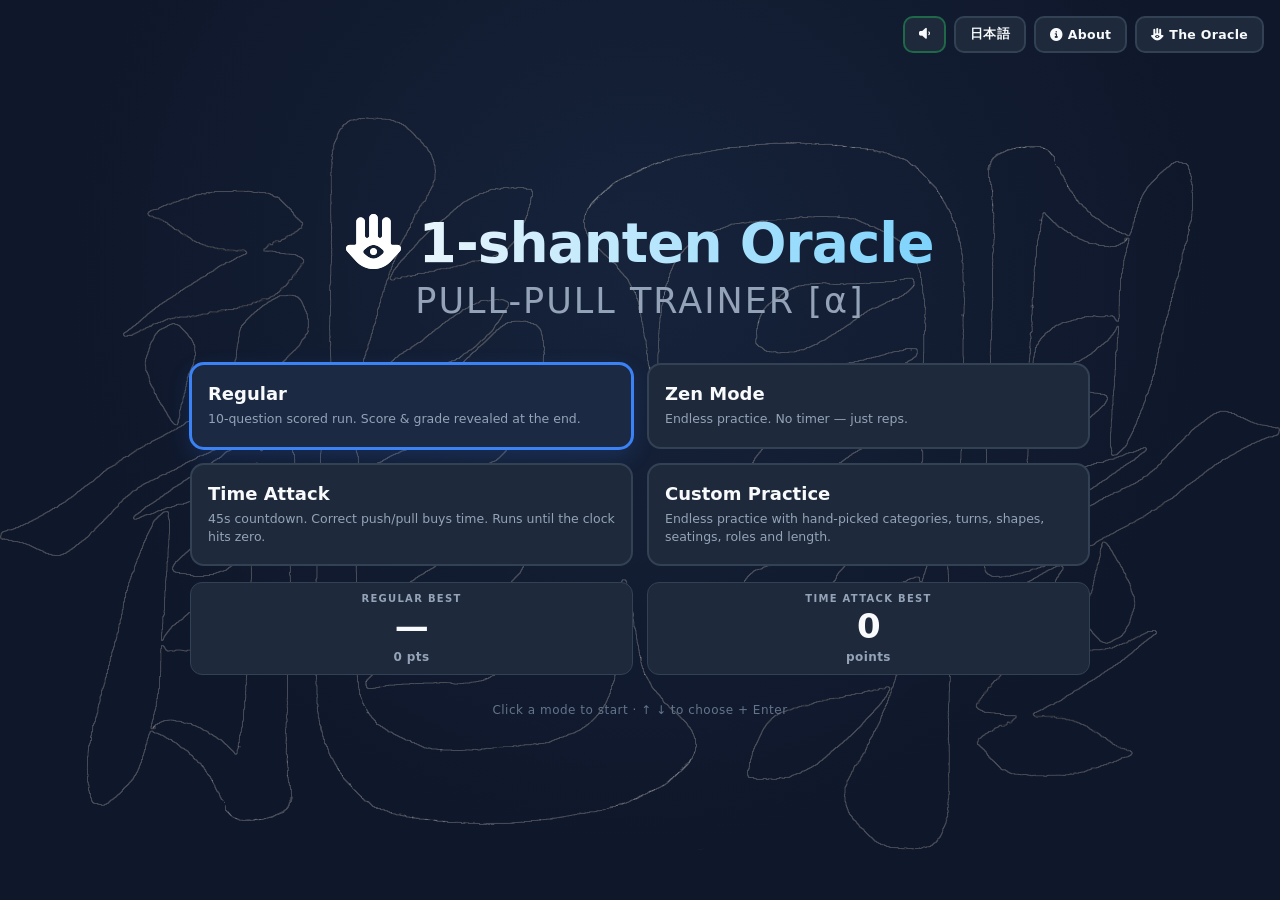
<file: index.html>
<!DOCTYPE html>
<html lang="en">

<head>
  <meta charset="UTF-8">
  <meta name="viewport" content="width=device-width, initial-scale=1, viewport-fit=cover">
  <meta name="theme-color" content="#0f172a">
  <link rel="icon" type="image/x-icon" href="favicon.ico">
  <link rel="stylesheet" href="https://cdnjs.cloudflare.com/ajax/libs/font-awesome/6.7.2/css/all.min.css">
  <title>1-shanten Oracle — Push-Pull Trainer</title>
  <style>
    :root {
      --bg: #0f172a;
      --panel: #1e293b;
      --panel2: #243038;
      --border: #334155;
      --text: #f8fafc;
      --muted: #94a3b8;
      --green: #22c55e;
      --red: #ef4444;
      --blue: #3b82f6;
      --amber: #f59e0b;
    }

    * {
      box-sizing: border-box;
    }

    html,
    body {
      height: 100%;
      margin: 0;
      padding: 0;
    }

    body {
      background: var(--bg);
      color: var(--text);
      font-family: system-ui, -apple-system, 'Segoe UI', Roboto, Helvetica, Arial, sans-serif;
      overflow: hidden;
      -webkit-font-smoothing: antialiased;
    }

    button {
      font-family: inherit;
    }

    .screen {
      display: none;
    }

    #home.active {
      display: flex;
    }

    #settings.active {
      display: flex;
    }

    #game.active {
      display: grid;
    }

    #results.active {
      display: flex;
    }

    #home,
    #settings {
      height: 100vh;
      flex-direction: column;
      align-items: center;
      justify-content: center;
      gap: 22px;
      padding: 24px;
      background: radial-gradient(circle at 50% 30%, #16233b 0%, #0f172a 65%);
    }

    #home {
      position: relative;
      overflow: hidden;
    }



    .home-topbar {
      position: absolute;
      top: 16px;
      right: 16px;
      display: flex;
      gap: 8px;
      z-index: 3;
    }

    .home-topbar .btn {
      padding: 8px 14px;
      font-size: 12.5px;
    }

    #settings.active {
      align-items: center;
      justify-content: flex-start;
      overflow-y: auto;
      padding: 30px 24px;
    }

    .home-inner {
      display: flex;
      flex-direction: column;
      align-items: center;
      gap: 16px;
      max-width: 900px;
      width: 100%;
    }

    #home h1 {
      margin: 0;
      font-size: 55px;
      letter-spacing: -1px;
      font-weight: 800;
      text-align: center;
      background: linear-gradient(90deg, #f8fafc, #7dd3fc);
      -webkit-background-clip: text;
      background-clip: text;
      color: transparent;
      margin-top: 40px;
    }

    .sub {
      margin: -10px 0 26px;
      color: var(--muted);
      font-size: 35px;
      letter-spacing: 2px;
      text-align: center;
    }

    .modes {
      display: grid;
      grid-template-columns: 1fr 1fr;
      gap: 14px;
      width: 100%;
    }

    .mode-card {
      background: var(--panel);
      border: 2px solid var(--border);
      border-radius: 14px;
      padding: 18px 16px;
      text-align: left;
      color: var(--text);
      cursor: pointer;
      transition: border-color .15s, transform .12s, background .15s;
    }

    .mode-card:hover {
      border-color: #475569;
      transform: translateY(-2px);
    }

    .mode-card.selected {
      border-color: var(--blue);
      background: #1b2942;
      box-shadow: 0 0 0 1px var(--blue), 0 8px 22px rgba(59, 130, 246, .18);
    }

    .mode-title {
      font-size: 18px;
      font-weight: 800;
      margin-bottom: 6px;
    }

    .mode-desc {
      font-size: 12.5px;
      color: var(--muted);
      line-height: 1.45;
    }

    .hint {
      color: #64748b;
      font-size: 12px;
      letter-spacing: .5px;
      text-align: center;
    }

    .high-scores {
      display: grid;
      grid-template-columns: repeat(2, 1fr);
      gap: 14px;
      width: 100%;
    }

    .hs-item {
      background: var(--panel);
      border: 1px solid var(--border);
      border-radius: 12px;
      padding: 10px 12px;
      text-align: center;
    }

    .hs-item span {
      display: block;
      font-size: 10px;
      letter-spacing: 1.3px;
      text-transform: uppercase;
      color: var(--muted);
      font-weight: 800;
      margin-bottom: 5px;
    }

    .hs-item b.hs-rank {
      display: block;
      font-size: 34px;
      font-weight: 900;
      color: #f8fafc;
      line-height: 1.05;
      font-variant-numeric: tabular-nums;
      letter-spacing: -.5px;
    }

    .hs-sub {
      margin-top: 5px;
      font-size: 12px;
      font-weight: 800;
      color: #94a3b8;
      font-variant-numeric: tabular-nums;
      letter-spacing: .4px;
    }

    .btn {
      border: 2px solid var(--border);
      background: var(--panel);
      color: var(--text);
      border-radius: 10px;
      padding: 11px 18px;
      font-size: 14px;
      font-weight: 700;
      cursor: pointer;
      transition: all .14s;
      letter-spacing: .3px;
    }

    .btn:hover:not(:disabled) {
      border-color: #64748b;
      background: var(--panel2);
      transform: translateY(-1px);
    }

    .btn:disabled {
      opacity: .4;
      cursor: not-allowed;
    }

    .btn.primary {
      border-color: #2563eb;
      background: #1d4ed8;
      color: #fff;
    }

    .btn.primary:hover:not(:disabled) {
      background: #2563eb;
      border-color: #3b82f6;
      box-shadow: 0 0 18px rgba(37, 99, 235, .45);
    }

    .btn.big {
      padding: 14px 44px;
      font-size: 16px;
      border-radius: 12px;
    }

    .home-actions {
      display: flex;
      gap: 12px;
      align-items: center;
    }

    .settings-card {
      background: var(--panel);
      border: 1px solid var(--border);
      border-radius: 16px;
      padding: 24px 26px;
      max-width: 1100px;
      width: 100%;
      box-shadow: 0 20px 50px rgba(0, 0, 0, .45);
      margin: auto 0;
      flex-shrink: 0;
    }

    .settings-card h1 {
      margin: 0 0 4px;
      font-size: 24px;
      letter-spacing: -.4px;
    }

    .settings-card p.desc {
      margin: 0 0 20px;
      color: var(--muted);
      font-size: 13px;
      line-height: 1.5;
    }

    .settings-columns {
      display: grid;
      grid-template-columns: 1fr 1fr;
      gap: 24px;
      margin-bottom: 20px;
    }

    .settings-col {
      display: flex;
      flex-direction: column;
      gap: 16px;
      min-width: 0;
    }

    .settings-grid {
      display: grid;
      grid-template-columns: 1fr 1fr;
      gap: 10px;
      margin-bottom: 8px;
    }

    .settings-grid.settings-grid-3 {
      grid-template-columns: 1fr 1fr 1fr;
    }

    .settings-grid.settings-grid-4 {
      grid-template-columns: 1fr 1fr 1fr 1fr;
    }

    .settings-section {
      margin-bottom: 0;
    }

    .settings-section-title {
      font-size: 11px;
      letter-spacing: 1.6px;
      text-transform: uppercase;
      color: #7dd3fc;
      font-weight: 800;
      margin-bottom: 8px;
    }

    .settings-section .settings-note {
      margin: 0;
      font-size: 12px;
    }

    .settings-actions {
      display: flex;
      gap: 10px;
      margin-top: 4px;
    }

    .settings-actions .btn {
      flex: 1;
      padding: 14px 18px;
      font-size: 15px;
    }

    .chk {
      display: flex;
      align-items: center;
      gap: 10px;
      background: var(--panel2);
      border: 1px solid var(--border);
      border-radius: 10px;
      padding: 11px 13px;
      font-size: 13.5px;
      font-weight: 700;
      cursor: pointer;
      transition: .13s;
      user-select: none;
    }

    .chk:hover {
      border-color: #475569;
      background: #2f3f52;
    }

    .chk input {
      appearance: none;
      -webkit-appearance: none;
      width: 18px;
      height: 18px;
      flex: 0 0 auto;
      border: 2px solid var(--border);
      border-radius: 5px;
      background: #0b1220;
      position: relative;
      cursor: pointer;
      transition: .12s;
    }

    .chk input:checked {
      background: var(--blue);
      border-color: var(--blue);
      box-shadow: 0 0 10px rgba(59, 130, 246, .4);
    }

    .chk input:checked::after {
      content: '';
      position: absolute;
      left: 4px;
      top: 0px;
      width: 6px;
      height: 11px;
      border: solid #fff;
      border-width: 0 2px 2px 0;
      transform: rotate(45deg);
    }

    .settings-note {
      color: var(--muted);
      font-size: 12.5px;
      line-height: 1.5;
      margin: 0 0 18px;
    }

    .settings-note.bad {
      color: #fca5a5;
    }

    #game {
      height: 100vh;
      grid-template-columns: 310px minmax(0, 560px) 280px 340px;
      grid-template-rows: auto minmax(0, 1fr) auto;
      gap: 12px;
      padding: 12px;
      justify-content: center;
    }

    #gameHeader {
      grid-area: 1/1/2/5;
      display: flex;
      align-items: center;
      justify-content: space-between;
      background: var(--panel);
      border: 1px solid var(--border);
      border-radius: 12px;
      padding: 10px 16px;
    }

    .hdr-left,
    .hdr-right {
      display: flex;
      align-items: center;
      gap: 10px;
    }

    .logo {
      font-weight: 800;
      letter-spacing: -.3px;
      font-size: 16px;
    }

    .pill {
      background: var(--panel2);
      border: 1px solid var(--border);
      border-radius: 999px;
      padding: 5px 12px;
      font-size: 12px;
      font-weight: 700;
      color: var(--muted);
      letter-spacing: .4px;
    }

    .pill.score {
      color: #7dd3fc;
      border-color: #1e40af;
      background: #172554;
    }

    .pill.time {
      color: #fbbf24;
      border-color: #78350f;
      background: #1f1503;
      font-variant-numeric: tabular-nums;
    }

    .pill.combo {
      color: #94a3b8;
      border-color: var(--border);
      background: var(--panel2);
      transition: all .2s;
    }

    .pill.combo.active {
      color: #fef08a;
      border-color: #eab308;
      background: #451a03;
    }

    .timer-wrapper {
      position: relative;
      display: inline-block;
    }

    .sec-delta {
      position: absolute;
      left: calc(100% + 6px);
      top: 50%;
      transform: translateY(-50%);
      background: rgba(34, 197, 94, .95);
      color: #fff;
      font-weight: 800;
      font-size: 13px;
      padding: 4px 10px;
      border-radius: 8px;
      pointer-events: none;
      opacity: 0;
      white-space: nowrap;
      box-shadow: 0 2px 8px rgba(0, 0, 0, .35);
      z-index: 100;
    }

    .sec-delta.negative {
      background: rgba(239, 68, 68, .95);
    }

    .sec-delta.anim {
      animation: secFloat 1.2s ease-out forwards;
    }

    @keyframes secFloat {
      0% {
        opacity: 0;
        transform: translateY(-50%) translateY(0);
      }

      15% {
        opacity: 1;
        transform: translateY(-50%) translateY(-4px);
      }

      70% {
        opacity: 1;
        transform: translateY(-50%) translateY(-10px);
      }

      100% {
        opacity: 0;
        transform: translateY(-50%) translateY(-18px);
      }
    }

    #tableWrap {
      grid-area: 2/2/3/3;
      position: relative;
      overflow: hidden;
      background: #131f24;
      border: 1px solid var(--border);
      border-radius: 14px;
      box-shadow: inset 0 0 80px rgba(0, 0, 0, .5);
    }

    #tableWrap::after {
      content: '';
      position: absolute;
      bottom: 0;
      left: 0;
      right: 0;
      height: 100px;
      background: linear-gradient(to top, rgb(59 130 246 / 21%), rgba(59, 130, 246, .08) 40%, transparent);
      pointer-events: none;
      opacity: 0;
      transition: opacity .6s ease;
      z-index: 5;
    }

    #tableWrap.your-turn::after {
      opacity: 1;
    }

    #yourTurn {
      position: absolute;
      bottom: 8px;
      left: 50%;
      transform: translateX(-50%);
      padding: 4px 8px;
      background: rgba(59, 130, 246, .18);
      border: 2px solid rgba(59, 130, 246, .55);
      border-radius: 999px;
      color: #93c5fd;
      font-size: 10px;
      font-weight: 800;
      letter-spacing: 2.5px;
      text-transform: uppercase;
      opacity: 0;
      pointer-events: none;
      transition: opacity .5s ease;
      z-index: 10;
      box-shadow: 0 0 24px rgb(59 130 246 / 38%);
      white-space: nowrap;
    }

    #yourTurn.show {
      opacity: 1;
    }

    #board {
      position: absolute;
      left: 0;
      top: 0;
      width: 1120px;
      height: 920px;
      transform-origin: 0 0;
    }

    .pond {
      position: absolute;
      display: flex;
      flex-wrap: wrap;
      gap: 2px;
      align-content: flex-start;
      justify-content: flex-start;
    }

    .tile {
      position: relative;
      width: 70px;
      height: 100px;
      flex: 0 0 auto;
      opacity: 0;
      transition: opacity .18s ease;
    }

    .tile.shown {
      opacity: 1;
    }

    .tile>img,
    .tile>.tile-fallback {
      position: absolute;
      left: 0;
      top: 0;
      width: 70px;
      height: 100px;
      filter: drop-shadow(0 4px 6px rgba(0, 0, 0, .4));
      display: block;
    }

    .tile>img {
      object-fit: contain;
    }

    .tile.rotated>img,
    .tile.rotated>.tile-fallback {
      transform: rotate(90deg) translateY(-15px);
    }

    .tile.rotated:not(:last-child) {
      margin-right: 32px;
    }

    .tile-fallback {
      background: #f1f5f9;
      border-radius: 6px;
      border: 1px solid #cbd5e1;
      display: flex;
      flex-direction: column;
      align-items: center;
      justify-content: center;
      color: #0f172a;
      overflow: hidden;
    }

    .tf-num {
      font-size: 30px;
      font-weight: 800;
      line-height: 1;
    }

    .tf-suit {
      font-size: 19px;
      font-weight: 700;
      line-height: 1.15;
    }

    .tf-suit.s-m {
      color: #b91c1c;
    }

    .tf-suit.s-p {
      color: #1d4ed8;
    }

    .tf-suit.s-s {
      color: #15803d;
    }

    .tf-honor {
      font-size: 32px;
      font-weight: 800;
      color: #0f172a;
    }

    .tile-fallback.honor {
      background: #fffdf5;
    }

    @keyframes riichiDrop {
      0% {
        opacity: 0;
        transform: translateY(-32px) scale(.85);
      }

      60% {
        opacity: 1;
        transform: translateY(6px) scale(1.05);
      }

      100% {
        opacity: 1;
        transform: none;
      }
    }

    .tile.riichi-drop {
      animation: riichiDrop .45s cubic-bezier(.2, .8, .3, 1) forwards;
      opacity: 1;
    }

    .riichi-stick {
      position: absolute;
      background: #f8fafc;
      border-radius: 5px;
      box-shadow: 0 4px 10px rgba(0, 0, 0, .6);
      opacity: 0;
      animation: fadeIn .45s .1s forwards;
    }

    .riichi-stick::after {
      content: '';
      position: absolute;
      left: 50%;
      top: 50%;
      width: 9px;
      height: 9px;
      margin: -4.5px 0 0 -4.5px;
      border-radius: 50%;
      background: #dc2626;
    }

    @keyframes fadeIn {
      to {
        opacity: 1;
      }
    }

    .seat-label {
      position: absolute;
      font-size: 23px;
      font-weight: 800;
      letter-spacing: 1.4px;
      color: #94a3b8;
      text-transform: uppercase;
      white-space: nowrap;
    }

    .seat-label .wind {
      color: #38bdf8;
      font-size: 42px;
      letter-spacing: 0;
      margin-right: 6px;
      vertical-align: -1px;
    }

    .center-panel {
      position: absolute;
      left: 50%;
      top: 50%;
      transform: translate(-50%, -50%);
      background: var(--panel);
      border: 1px solid var(--border);
      border-radius: 16px;
      padding: 16px 26px;
      text-align: center;
      min-width: 190px;
      box-shadow: 0 10px 30px rgba(0, 0, 0, .5);
    }

    .center-panel .cp-round {
      font-size: 26px;
      letter-spacing: 1.6px;
      color: #7dd3fc;
      font-weight: 800;
      text-transform: uppercase;
      margin-bottom: 2px;
    }

    .center-panel .cp-turn {
      font-size: 20px;
      letter-spacing: 2px;
      color: var(--muted);
      font-weight: 800;
      text-transform: uppercase;
    }

    .center-panel .cp-num {
      font-size: 56px;
      font-weight: 900;
      line-height: 1;
      margin: 4px 0 2px;
    }

    #sidebar {
      grid-area: 2/4/4/5;
      display: flex;
      flex-direction: column;
      gap: 12px;
      overflow-y: auto;
      padding-right: 2px;
    }

    #sidebar::-webkit-scrollbar {
      width: 8px;
    }

    #sidebar::-webkit-scrollbar-thumb {
      background: #334155;
      border-radius: 4px;
    }

    .card {
      background: var(--panel);
      border: 1px solid var(--border);
      border-radius: 12px;
      padding: 14px;
    }

    .card h3 {
      margin: 0 0 10px;
      font-size: 12px;
      letter-spacing: 1.6px;
      text-transform: uppercase;
      color: var(--muted);
      font-weight: 800;
    }

    .discard-cat {
      font-size: 22px;
      font-weight: 900;
      letter-spacing: -.5px;
      color: #f8fafc;
      line-height: 1.15;
    }

    .discard-desc {
      font-size: 12.5px;
      color: var(--muted);
      margin-top: 6px;
      line-height: 1.5;
    }

    #quizCard {
      display: flex;
      flex-direction: column;
      gap: 14px;
    }

    .qstep {
      border-top: 1px dashed #334155;
      padding-top: 12px;
    }

    .qstep:first-child {
      border-top: none;
      padding-top: 0;
    }

    .qhead {
      display: flex;
      align-items: center;
      gap: 8px;
      font-size: 12px;
      font-weight: 800;
      letter-spacing: 1.3px;
      text-transform: uppercase;
      color: #7dd3fc;
      margin-bottom: 8px;
    }

    .stepnum {
      display: inline-flex;
      align-items: center;
      justify-content: center;
      width: 20px;
      height: 20px;
      border-radius: 50%;
      background: #1e40af;
      color: #fff;
      font-size: 11px;
    }

    .qtext {
      font-size: 13.5px;
      line-height: 1.5;
      color: #cbd5e1;
      margin-bottom: 12px;
    }

    .qtext b {
      color: #f8fafc;
    }

    .suji-loading {
      font-size: 12px;
      color: #93c5fd;
      font-weight: 800;
      letter-spacing: 2px;
      text-align: center;
      margin-bottom: 8px;
      text-transform: uppercase;
      animation: pulse 1.4s ease-in-out infinite;
    }

    .suji-loading.hidden {
      visibility: hidden;
      animation: none;
    }

    @keyframes pulse {

      0%,
      100% {
        opacity: .4;
      }

      50% {
        opacity: 1;
      }
    }

    .sujigrid {
      display: grid;
      grid-template-columns: repeat(7, 1fr);
      gap: 6px;
      margin-bottom: 10px;
      transition: opacity .3s ease;
    }

    .sujigrid.loading {
      opacity: .3;
      pointer-events: none;
    }

    .sujibtn {
      padding: 10px 0;
      background: var(--panel2);
      border: 2px solid var(--border);
      border-radius: 8px;
      color: var(--text);
      font-size: 15px;
      font-weight: 800;
      cursor: pointer;
      transition: .12s;
      font-variant-numeric: tabular-nums;
    }

    .sujibtn:hover:not(:disabled) {
      border-color: #64748b;
      background: #2f3f52;
      transform: translateY(-1px);
    }

    .sujibtn:disabled {
      cursor: default;
      opacity: .7;
    }

    .sujibtn.correct {
      border-color: var(--green) !important;
      background: rgba(34, 197, 94, .18) !important;
      color: #86efac !important;
      box-shadow: 0 0 16px rgba(34, 197, 94, .3);
    }

    .sujibtn.wrong {
      border-color: var(--red) !important;
      background: rgba(239, 68, 68, .16) !important;
      color: #fca5a5 !important;
    }

    .sujibtn.kbd-focus {
      box-shadow: 0 0 0 3px rgba(59, 130, 246, .45);
      border-color: var(--blue);
    }

    .optrow {
      display: flex;
      flex-wrap: wrap;
      gap: 8px;
    }

    .optrow.rate-grid {
      display: grid;
      grid-template-columns: 1fr 1fr;
      gap: 8px;
    }

    .rate-grid .opt {
      min-width: 0;
      padding: 11px 6px;
      font-size: 13px;
      white-space: nowrap;
    }

    .opt {
      flex: 1 1 auto;
      min-width: 74px;
      padding: 11px 10px;
      background: var(--panel2);
      border: 2px solid var(--border);
      border-radius: 10px;
      color: var(--text);
      font-size: 14px;
      font-weight: 800;
      cursor: pointer;
      transition: .13s;
      letter-spacing: .3px;
    }

    .opt:hover:not(:disabled) {
      border-color: #64748b;
      background: #2f3f52;
      transform: translateY(-1px);
    }

    .opt:disabled {
      cursor: default;
      opacity: .75;
    }

    .opt.correct {
      border-color: var(--green) !important;
      background: rgba(34, 197, 94, .18) !important;
      color: #86efac !important;
      box-shadow: 0 0 16px rgba(34, 197, 94, .3);
    }

    .opt.wrong {
      border-color: var(--red) !important;
      background: rgba(239, 68, 68, .16) !important;
      color: #fca5a5 !important;
    }

    .opt.borderline-yellow {
      border-color: #fde047 !important;
      background: rgba(253, 224, 71, 0.20) !important;
      color: #fef08a !important;
      box-shadow: 0 0 18px rgba(253, 224, 71, 0.35);
      opacity: 1 !important;
    }

    .opt.borderline-green {
      border-color: #4ade80 !important;
      background: rgba(74, 222, 128, 0.18) !important;
      color: #bbf7d0 !important;
      box-shadow: 0 0 18px rgba(74, 222, 128, 0.28);
      opacity: 1 !important;
    }

    .opt.kbd-focus {
      box-shadow: 0 0 0 3px rgba(59, 130, 246, .45);
      border-color: var(--blue);
    }

    .fb {
      margin-top: 10px;
      font-size: 12.5px;
      line-height: 1.5;
      border-radius: 9px;
      padding: 9px 11px;
      display: none;
    }

    .fb.show {
      display: block;
    }

    .fb.ok {
      background: rgba(34, 197, 94, .12);
      border: 1px solid #166534;
      color: #86efac;
    }

    .fb.part {
      background: rgba(245, 158, 11, .12);
      border: 1px solid #78350f;
      color: #fcd34d;
    }

    .fb.bad {
      background: rgba(239, 68, 68, .1);
      border: 1px solid #7f1d1d;
      color: #fca5a5;
    }

    .fb.borderline {
      background: rgba(253, 224, 71, 0.14);
      border: 1px solid #ca8a04;
      color: #fde047;
    }

    .fb b {
      color: #fff;
    }

    .fb.borderline b {
      color: #fef9c3;
    }

    .fb .special-notes {
      display: block;
      margin-top: 4px;
      font-size: 11.5px;
      color: #93c5fd;
      font-style: italic;
    }

    .fb .suji-list {
      display: block;
      margin-top: 4px;
      font-size: 11.5px;
      color: #cbd5e1;
      opacity: .85;
    }

    .locked {
      display: none !important;
    }

    #shapeTierCard {
      grid-area: 2/1/3/2;
      display: flex;
      flex-direction: column;
    }

    #thresholdCard {
      grid-area: 2/3/3/4;
      display: flex;
      flex-direction: column;
    }

    .panel-title {
      font-size: 11.5px;
      font-weight: 800;
      margin-bottom: 6px;
      color: #7dd3fc;
      letter-spacing: .3px;
    }

    .panel-table-wrap {
      flex: 1 1 auto;
      overflow-y: auto;
      min-height: 0;
    }

    .panel-table-wrap::-webkit-scrollbar {
      width: 6px;
    }

    .panel-table-wrap::-webkit-scrollbar-thumb {
      background: #334155;
      border-radius: 3px;
    }

    .panel-controls {
      display: flex;
      justify-content: space-between;
      align-items: center;
      margin-top: 10px;
      gap: 6px;
      flex-shrink: 0;
    }

    .panel-controls .btn {
      padding: 12px 25px;
      font-size: 14px;
      border-radius: 9px;
      flex-shrink: 0;
    }

    .panel-indicator-btn {
      background: var(--panel2);
      border: 2px solid var(--border);
      color: var(--text);
      font-size: 13px;
      font-weight: 800;
      padding: 6px 12px;
      border-radius: 8px;
      cursor: pointer;
      transition: .12s;
      font-variant-numeric: tabular-nums;
      font-family: inherit;
      letter-spacing: .3px;
      flex: 1;
      text-align: center;
      height: 46px;
    }

    .panel-indicator-btn:hover {
      border-color: #64748b;
      background: #2f3f52;
    }

    .panel-indicator-btn.auto-active {
      border-color: #22c55e;
      background: rgba(34, 197, 94, .15);
      color: #86efac;
    }

    .thresh-table {
      width: 100%;
      border-collapse: collapse;
      font-size: 10px;
      text-align: center;
    }

    .thresh-table th {
      background: var(--panel2);
      color: var(--muted);
      font-weight: 800;
      padding: 3px 1px;
      border: 1px solid var(--border);
      line-height: 1.1;
    }

    .thresh-table td {
      padding: 2px 1px;
      border: 1px solid var(--border);
      font-weight: 800;
      font-variant-numeric: tabular-nums;
      color: #e2e8f0;
    }

    .thresh-table td:first-child {
      background: var(--panel2);
      color: var(--muted);
    }

    .direct-nav {
      display: grid;
      grid-template-columns: 1fr 1fr 1fr;
      grid-auto-rows: 44px;
      gap: 4px;
      margin-top: 8px;
      flex-shrink: 0;
    }

    .direct-nav .btn {
      padding: 3px 4px;
      font-size: 12px;
      line-height: 1.15;
      height: 45px;
      min-height: 45px;
      border-radius: 7px;
      letter-spacing: 0;
      white-space: normal;
      overflow: hidden;
      display: flex;
      align-items: center;
      justify-content: center;
      text-align: center;
    }

    .direct-nav .btn:hover:not(:disabled) {
      transform: none;
    }

    .direct-nav .btn.active {
      border-color: var(--blue);
      background: rgba(59, 130, 246, .15);
      color: #93c5fd;
    }

    #bottomArea {
      grid-area: 3/1/4/4;
      display: grid;
      grid-template-columns: minmax(0, 1fr) 224px;
      gap: 10px;
      min-height: 0;
    }

    #scenario {
      display: grid;
      grid-template-columns: 1fr 1fr;
      grid-template-rows: 1fr 1fr;
      gap: 10px;
      min-height: 0;
    }

    .scard {
      background: var(--panel);
      border: 1px solid var(--border);
      border-radius: 12px;
      padding: 10px 13px;
      min-width: 0;
      display: flex;
      flex-direction: column;
      justify-content: center;
    }

    .slabel {
      font-size: 10px;
      letter-spacing: 1.5px;
      text-transform: uppercase;
      color: #64748b;
      font-weight: 800;
      margin-bottom: 5px;
    }

    .svalue {
      font-size: 14px;
      font-weight: 800;
      line-height: 1.25;
      color: #e2e8f0;
    }

    .svalue.hl {
      color: #fbbf24;
    }

    .svalue.open-hand {
      color: #7dd3fc;
    }

    .svalue.closed-hand {
      color: #86efac;
    }

    #discardCard {
      display: flex;
      flex-direction: column;
      justify-content: center;
    }

    #results {
      height: 100vh;
      flex-direction: column;
      align-items: center;
      justify-content: center;
      gap: 20px;
      padding: 24px;
      background: radial-gradient(circle at 50% 25%, #16233b 0%, #0f172a 65%);
      overflow-y: auto;
    }

    .results-card {
      background: var(--panel);
      border: 1px solid var(--border);
      border-radius: 20px;
      padding: 34px 40px;
      max-width: 680px;
      width: 100%;
      text-align: center;
      box-shadow: 0 24px 60px rgba(0, 0, 0, .55);
      position: relative;
      margin-top: 20px;
    }

    .results-app-title {
      font-size: 15px;
      font-weight: 800;
      letter-spacing: 1.8px;
      text-transform: uppercase;
      color: #7dd3fc;
      margin-bottom: 10px;
      opacity: .85;
    }

    .results-card h1 {
      margin: 0 0 4px;
      font-size: 29px;
      letter-spacing: -.5px;
    }

    .grade {
      font-size: 82px;
      font-weight: 900;
      line-height: 1;
      margin: 12px 0 4px;
      color: #f8fafc;
    }

    .grade.g-S\+,
    .grade.g-S,
    .grade.g-S- {
      /* S family — legendary gold */
      background: linear-gradient(180deg, #fde047, #eab308, #b45309);
      -webkit-background-clip: text;
      background-clip: text;
      color: transparent;
      filter: drop-shadow(0 0 22px rgba(234, 179, 8, 0.5));
    }

    .grade.g-A\+,
    .grade.g-A,
    .grade.g-A- {
      /* A family — ice platinum blue */
      background: linear-gradient(180deg, #f8fafc, #93c5fd, #3b82f6);
      -webkit-background-clip: text;
      background-clip: text;
      color: transparent;
      filter: drop-shadow(0 0 20px rgba(59, 130, 246, 0.45));
    }

    .grade.g-B\+,
    .grade.g-B,
    .grade.g-B- {
      /* B family — warm bronze */
      background: linear-gradient(180deg, #fed7aa, #d97706, #92400e);
      -webkit-background-clip: text;
      background-clip: text;
      color: transparent;
      filter: drop-shadow(0 0 16px rgba(217, 119, 6, 0.4));
    }

    .grade.g-C,
    .grade.g-D {
      /* mid — muted silver */
      background: linear-gradient(180deg, #e2e8f0, #64748b);
      -webkit-background-clip: text;
      background-clip: text;
      color: transparent;
      filter: drop-shadow(0 0 12px rgba(148, 163, 184, 0.3));
    }

    .grade.g-E {
      /* low — dull slate */
      background: linear-gradient(180deg, #94a3b8, #475569);
      -webkit-background-clip: text;
      background-clip: text;
      color: transparent;
      filter: drop-shadow(0 0 10px rgba(71, 85, 105, 0.25));
      opacity: 0.88;
    }

    .grade.g-score {
      /* tier 1 — slate (matches grade E) */
      font-size: 64px;
      letter-spacing: -2px;
      font-variant-numeric: tabular-nums;
      background: linear-gradient(180deg, #94a3b8, #475569);
      -webkit-background-clip: text;
      background-clip: text;
      color: transparent;
      filter: drop-shadow(0 0 10px rgba(71, 85, 105, 0.28));
    }

    .grade.g-score.tier-2 {
      /* silver (matches grade C / D) */
      background: linear-gradient(180deg, #e2e8f0, #64748b);
      -webkit-background-clip: text;
      background-clip: text;
      color: transparent;
      filter: drop-shadow(0 0 12px rgba(148, 163, 184, 0.32));
    }

    .grade.g-score.tier-3 {
      /* bronze (matches grade B) */
      background: linear-gradient(180deg, #fed7aa, #d97706, #92400e);
      -webkit-background-clip: text;
      background-clip: text;
      color: transparent;
      filter: drop-shadow(0 0 16px rgba(217, 119, 6, 0.42));
    }

    .grade.g-score.tier-4 {
      /* platinum blue (matches grade A) */
      background: linear-gradient(180deg, #f8fafc, #93c5fd, #3b82f6);
      -webkit-background-clip: text;
      background-clip: text;
      color: transparent;
      filter: drop-shadow(0 0 20px rgba(59, 130, 246, 0.45));
    }

    .grade.g-score.tier-5 {
      /* gold shimmer (matches grade S+) */
      background: linear-gradient(135deg, #fde047, #fef08a, #fde047, #eab308, #fde047);
      background-size: 200% 200%;
      -webkit-background-clip: text;
      background-clip: text;
      color: transparent;
      animation: platShimmer 3s linear infinite;
      filter: drop-shadow(0 0 22px rgba(234, 179, 8, 0.5));
    }

    @keyframes platShimmer {
      0% {
        background-position: 0% 50%;
      }

      100% {
        background-position: 200% 50%;
      }
    }

    @keyframes stampIn {
      0% {
        opacity: 0;
        transform: translateY(-40px) scale(1.35);
        filter: blur(6px);
      }

      55% {
        opacity: 1;
        transform: translateY(5px) scale(0.97);
        filter: blur(0);
      }

      75% {
        transform: translateY(-3px) scale(1.02);
      }

      100% {
        opacity: 1;
        transform: translateY(0) scale(1);
      }
    }

    .grade.stamp-animate {
      opacity: 0;
      animation: stampIn 0.8s cubic-bezier(0.22, 0.61, 0.36, 1) forwards;
    }

    .results-grid {
      display: grid;
      grid-template-columns: 1fr 1fr;
      gap: 10px;
      margin: 22px 0 15px;
    }

    .results-grid>div {
      background: var(--panel2);
      border: 1px solid var(--border);
      border-radius: 12px;
      padding: 14px;
    }

    .results-grid span {
      display: block;
      font-size: 11px;
      letter-spacing: 1.4px;
      text-transform: uppercase;
      color: #64748b;
      font-weight: 800;
      margin-bottom: 6px;
    }

    .results-grid b {
      font-size: 20px;
      font-weight: 900;
      color: #f8fafc;
      font-variant-numeric: tabular-nums;
    }

    .res-actions {
      display: flex;
      flex-direction: column;
      gap: 10px;
    }

    .btn-share-corner {
      position: absolute;
      top: 12px;
      right: 12px;
      background: var(--panel2);
      border: 2px solid var(--border);
      border-radius: 8px;
      padding: 6px 12px;
      font-size: 12px;
      font-weight: 800;
      cursor: pointer;
      transition: .12s;
      color: var(--text);
      letter-spacing: .3px;
      display: inline-flex;
      align-items: center;
      gap: 6px;
    }

    .btn-share-corner:hover {
      border-color: #64748b;
      background: #2f3f52;
    }

    .btn-share-corner.copied {
      border-color: #22c55e;
      background: rgba(34, 197, 94, .15);
      color: #86efac;
    }

    .modal-overlay {
      display: none;
      position: fixed;
      inset: 0;
      background: rgba(0, 0, 0, .62);
      z-index: 9999;
      align-items: center;
      justify-content: center;
      padding: 24px;
      backdrop-filter: blur(2px);
    }

    .modal-overlay.active {
      display: flex;
    }

    .modal-content {
      background: var(--panel);
      border: 1px solid var(--border);
      border-radius: 16px;
      padding: 22px 26px;
      max-width: 760px;
      width: 100%;
      max-height: 85vh;
      overflow-y: auto;
      box-shadow: 0 24px 60px rgba(0, 0, 0, .55);
    }

    .modal-header {
      display: flex;
      align-items: center;
      justify-content: space-between;
      margin-bottom: 4px;
    }

    .modal-header h2 {
      margin: 0;
      font-size: 20px;
      letter-spacing: -.3px;
    }

    .modal-close {
      background: transparent;
      border: none;
      color: var(--muted);
      font-size: 26px;
      cursor: pointer;
      line-height: 1;
      padding: 0;
      width: 30px;
      height: 30px;
      border-radius: 6px;
      transition: .12s;
    }

    .modal-close:hover {
      background: var(--panel2);
      color: var(--text);
    }

    .modal-desc {
      color: var(--muted);
      font-size: 12.5px;
      margin: 0 0 16px;
      line-height: 1.5;
    }

    .deal-in-chart {
      width: 100%;
      border-collapse: collapse;
      font-size: 13px;
      margin-bottom: 16px;
    }

    .deal-in-chart th {
      background: var(--panel2);
      color: var(--muted);
      font-weight: 800;
      padding: 8px 6px;
      border: 1px solid var(--border);
      font-size: 11px;
      letter-spacing: .5px;
      text-transform: uppercase;
      line-height: 1.2;
    }

    .deal-in-chart td {
      padding: 8px 6px;
      border: 1px solid var(--border);
      text-align: center;
      font-weight: 800;
      font-variant-numeric: tabular-nums;
      color: #e2e8f0;
    }

    .deal-in-chart td:first-child {
      color: #7dd3fc;
      white-space: nowrap;
    }

    .deal-in-chart tr:hover td {
      background: rgba(59, 130, 246, .08);
    }

    .deal-in-note {
      background: var(--panel2);
      border: 1px solid var(--border);
      border-radius: 10px;
      padding: 12px 14px;
      font-size: 12.5px;
      line-height: 1.7;
      color: #cbd5e1;
    }

    .deal-in-note strong {
      color: #f8fafc;
    }

    .deal-in-note .warn {
      opacity: .72;
      font-size: 11.5px;
      display: block;
      margin-top: 6px;
    }

    .shape-list {
      display: flex;
      flex-direction: column;
    }

    .shape-item {
      padding: 14px 0;
      border-bottom: 1px solid var(--border);
    }

    .shape-item:first-child {
      padding-top: 4px;
    }

    .shape-item:last-child {
      border-bottom: none;
      padding-bottom: 0;
    }

    .shape-item h3 {
      margin: 0 0 6px;
      font-size: 16px;
      font-weight: 800;
      color: #f8fafc;
      letter-spacing: -.2px;
    }

    .shape-meta {
      display: flex;
      flex-wrap: wrap;
      gap: 18px;
      font-size: 12px;
      color: var(--muted);
      margin-bottom: 10px;
    }

    .shape-meta strong {
      color: #7dd3fc;
      font-weight: 800;
    }

    .shape-tiles {
      display: flex;
      gap: 3px;
      flex-wrap: wrap;
      align-items: flex-start;
    }

    .shape-tile {
      position: relative;
      width: 44px;
      height: 62px;
      flex: 0 0 auto;
      filter: drop-shadow(0 2px 3px rgba(0, 0, 0, .4));
    }

    .shape-tile img {
      width: 100%;
      height: 100%;
      object-fit: contain;
      display: block;
    }

    .shape-tile-fb {
      width: 100%;
      height: 100%;
      background: #f1f5f9;
      border-radius: 4px;
      border: 1px solid #cbd5e1;
      display: flex;
      flex-direction: column;
      align-items: center;
      justify-content: center;
      color: #0f172a;
      overflow: hidden;
    }

    .shape-tile-fb.honor {
      background: #fffdf5;
    }

    .stf-num {
      font-size: 20px;
      font-weight: 800;
      line-height: 1;
    }

    .stf-num.stf-red {
      color: #dc2626;
    }

    .stf-suit {
      font-size: 12px;
      font-weight: 700;
      line-height: 1.1;
    }

    .stf-suit.s-m {
      color: #b91c1c;
    }

    .stf-suit.s-p {
      color: #1d4ed8;
    }

    .stf-suit.s-s {
      color: #15803d;
    }

    .stf-honor {
      font-size: 22px;
      font-weight: 800;
      color: #0f172a;
    }

    .help-content {
      font-size: 13px;
      line-height: 1.65;
      color: #cbd5e1;
    }

    .help-content h3 {
      color: #7dd3fc;
      font-size: 13px;
      margin: 16px 0 6px;
      font-weight: 800;
      text-transform: uppercase;
      letter-spacing: 1px;
    }

    .help-content h3:first-child {
      margin-top: 4px;
    }

    .help-content p {
      margin: 0 0 8px;
    }

    .help-content ul {
      margin: 0 0 10px;
      padding-left: 20px;
    }

    .help-content li {
      margin-bottom: 4px;
    }

    .help-content b {
      color: #f8fafc;
    }

    .help-content code {
      background: #0b1220;
      border: 1px solid #334155;
      padding: 1px 5px;
      border-radius: 4px;
      font-size: 12px;
      color: #fbbf24;
    }

    .cover-image {
      position: absolute;
      bottom: 50px;
      left: 0;
      pointer-events: none;
      opacity: .4;
      max-height: 90%;
      max-width: 55%;
      object-fit: contain;
    }

    .cover-image-flipped {
      position: absolute;
      bottom: 50px;
      right: 0;
      pointer-events: none;
      opacity: .4;
      max-height: 90%;
      max-width: 55%;
      object-fit: contain;
      transform: rotate(180deg);
    }

    .home-content {
      position: relative;
      z-index: 1;
      width: 100%;
      display: flex;
      justify-content: center;
    }

    .modal-body {
      font-size: 13px;
      line-height: 1.65;
      color: #cbd5e1;
    }

    .modal-body h3 {
      color: #7dd3fc;
      font-size: 12px;
      margin: 14px 0 6px;
      font-weight: 800;
      text-transform: uppercase;
      letter-spacing: 1px;
    }

    .modal-body h3:first-child {
      margin-top: 0;
    }

    .modal-body p {
      margin: 0 0 8px;
    }

    .modal-body b {
      color: #f8fafc;
    }

    .modal-prose {
      margin: 0 0 8px;
      line-height: 1.65;
    }

    .modal-prose h4 {
      color: #cbd5e1;
      font-size: 12px;
      margin: 12px 0 6px;
      font-weight: 800;
      letter-spacing: .5px;
      text-transform: none;
    }

    .modal-prose ul {
      margin: 4px 0 8px;
      padding-left: 20px;
    }

    .modal-prose li {
      margin-bottom: 6px;
      line-height: 1.55;
    }

    .modal-prose i {
      color: #e2e8f0;
    }

    .modal-prose a {
      color: #738ad0;
      text-decoration: none;
    }

    .modal-prose a:hover {
      text-decoration: underline;
    }

    /* Callable tag — light blue to signal "open-chart evaluation" */
    .svalue .callable-tag {
      color: #7dd3fc;
      font-weight: 800;
    }

    /* Navbar divider between pills and buttons */
    .hdr-sep {
      width: 1px;
      height: 24px;
      background: var(--border);
      align-self: center;
      flex-shrink: 0;
      margin: 0 2px;
    }

    @media (max-width:1280px) {
      #game {
        grid-template-columns: 270px minmax(0, 1fr) 250px 300px;
      }
    }

    @media (max-width:980px) {

      html,
      body {
        height: auto;
        overflow-x: hidden;
        overflow-y: auto;
      }

      body {
        overflow-y: auto;
        -webkit-overflow-scrolling: touch;
      }

      #home,
      #settings,
      #results {
        height: auto;
        min-height: 100vh;
      }

      #home {
        padding: 60px 18px 32px;
      }

      #settings.active {
        padding: 20px 14px;
        justify-content: flex-start;
      }

      .settings-card {
        padding: 18px 16px;
      }

      .settings-columns {
        grid-template-columns: 1fr;
        gap: 18px;
      }

      #game.active {
        display: flex;
        flex-direction: column;
        height: auto;
        min-height: 100vh;
        padding: 8px;
        gap: 8px;
      }

      #gameHeader {
        order: 0;
        flex-direction: column;
        align-items: stretch;
        gap: 8px;
        padding: 8px 10px;
      }

      .hdr-left {
        flex-direction: column;
        align-items: center;
        justify-content: center;
        gap: 6px;
      }

      .hdr-sep {
        display: none;
      }

      .hdr-right {
        justify-content: center;
        flex-wrap: wrap;
        gap: 6px;
      }

      .hdr-right .btn {
        padding: 5px 10px !important;
        font-size: 11px !important;
      }

      .pill {
        font-size: 11px;
        padding: 4px 9px;
      }

      .logo {
        font-size: 13px;
      }

      #tableWrap {
        order: 1;
        height: 82vw;
        max-height: 480px;
        min-height: 200px;
        flex: 0 0 auto;
      }

      #sidebar {
        order: 2;
        overflow: visible;
        padding-right: 0;
      }

      #bottomArea {
        order: 3;
        grid-template-columns: 1fr;
        gap: 8px;
      }

      #shapeTierCard {
        order: 4;
      }

      #thresholdCard {
        order: 5;
      }

      #scenario {
        gap: 8px;
      }

      .scard {
        padding: 8px 10px;
      }

      .svalue {
        font-size: 13px;
      }

      .discard-cat {
        font-size: 18px;
      }

      .sujigrid {
        gap: 4px;
      }

      .sujibtn {
        padding: 9px 0;
        font-size: 14px;
      }

      .opt {
        font-size: 13px;
        padding: 10px 8px;
      }

      .rate-grid .opt {
        padding: 10px 4px;
        font-size: 12px;
      }

      .panel-table-wrap {
        max-height: 300px;
      }

      .direct-nav {
        grid-auto-rows: 40px;
      }

      .direct-nav .btn {
        height: 42px;
        min-height: 42px;
        font-size: 11px;
      }

      .panel-controls .btn {
        padding: 10px 18px;
        font-size: 13px;
      }

      .modal-overlay {
        padding: 12px;
      }

      .modal-content {
        padding: 16px 16px;
        max-height: 90vh;
      }

      .deal-in-chart {
        font-size: 11px;
      }

      .deal-in-chart th,
      .deal-in-chart td {
        padding: 5px 3px;
      }

      .shape-tile {
        width: 36px;
        height: 52px;
      }

      .stf-num {
        font-size: 17px;
      }

      .stf-honor {
        font-size: 18px;
      }

      .cover-image,
      .cover-image-flipped {
        max-width: 46%;
        opacity: .28;
      }

      #yourTurn {
        font-size: 12px;
        padding: 6px 20px;
        bottom: 14px;
        letter-spacing: 2px;
      }
    }

    @media (max-width:700px) {
      #home h1 {
        font-size: 38px;
        margin-top: 30px;
        letter-spacing: -.5px;
      }

      .sub {
        font-size: 18px;
        letter-spacing: 1px;
        margin-top: -6px;
        margin-bottom: 26px;
      }

      .modes {
        grid-template-columns: 1fr;
      }

      .high-scores {
        grid-template-columns: 1fr 1fr;
      }

      .home-topbar {
        top: 10px;
        right: 10px;
        gap: 6px;
      }

      .home-topbar .btn {
        padding: 6px 10px;
        font-size: 11px;
      }

      .results-card {
        padding: 24px 18px;
        border-radius: 16px;
      }

      .results-card h1 {
        font-size: 21px;
      }

      .grade {
        font-size: 60px;
      }

      .grade.g-score {
        font-size: 44px;
      }

      .results-grid {
        gap: 8px;
        margin: 16px 0 20px;
      }

      .results-grid>div {
        padding: 10px;
      }

      .results-grid b {
        font-size: 17px;
      }

      .settings-grid,
      .settings-grid.settings-grid-3,
      .settings-grid.settings-grid-4 {
        grid-template-columns: 1fr 1fr;
      }

      .settings-card h1 {
        font-size: 20px;
      }

      .settings-actions {
        flex-direction: column;
      }

      #tableWrap {
        height: 88vw;
      }

      .qtext {
        font-size: 13px;
      }

      .fb {
        font-size: 12px;
      }

      .results-title {
        font-size: 28px;
        letter-spacing: -.5px;
      }

      .results-subtitle {
        font-size: 14px;
      }

      .res-btn {
        padding: 14px 20px;
        font-size: 14px;
      }
    }

    @media (max-width:420px) {
      #home h1 {
        margin-top: 28px;
        font-size: 29px;
      }

      .sub {
        font-size: 15px;
      }

      .sujibtn {
        padding: 8px 0;
        font-size: 13px;
        border-radius: 6px;
      }

      .sujigrid {
        gap: 3px;
      }

      .optrow.rate-grid {
        grid-template-columns: 1fr;
      }
    }

    /* --- results screen: match home vibe --- */
    #results {
      position: relative;
      overflow-x: hidden;
    }

    #results .cover-image,
    #results .cover-image-flipped {
      max-height: 85vh;
    }

    /* Sound toggle — consistent width, green outline while enabled */
    .sound-toggle-btn {
      display: inline-flex;
      align-items: center;
      justify-content: center;
      min-width: 38px;
    }

    .sound-toggle-btn.sound-on {
      border-color: rgba(34, 197, 94, 0.4);
    }

    #results .home-content {
      position: relative;
      z-index: 1;
      width: 100%;
      display: flex;
      justify-content: center;
    }

    .results-title {
      margin: 0 0 4px;
      font-size: 40px;
      letter-spacing: -1px;
      font-weight: 800;
      text-align: center;
      background: linear-gradient(90deg, #f8fafc, #7dd3fc);
      -webkit-background-clip: text;
      background-clip: text;
      color: transparent;
    }

    .results-title i {
      color: #ffffff;
      -webkit-text-fill-color: #ffffff;
    }

    /* keep the home-page icon visible too — cheap safety fix */
    #home h1 i {
      color: #ffffff;
      -webkit-text-fill-color: #ffffff;
    }

    .results-subtitle {
      margin: 0 0 4px;
      font-size: 17px;
      font-weight: 800;
      letter-spacing: 1.6px;
      color: var(--muted);
      text-align: center;
      text-transform: uppercase;
    }

    /* 3 stacked buttons — same visual language as .mode-card */
    .res-actions {
      display: flex;
      flex-direction: column;
      gap: 10px;
      margin-top: 4px;
    }

    .res-btn {
      display: flex;
      align-items: center;
      justify-content: center;
      gap: 10px;
      width: 100%;
      padding: 16px 20px;
      background: var(--panel);
      border: 2px solid var(--border);
      border-radius: 14px;
      color: var(--text);
      font-size: 16px;
      font-weight: 800;
      cursor: pointer;
      transition: border-color .15s, transform .12s, background .15s;
      letter-spacing: .3px;
      font-family: inherit;
    }

    .res-btn:hover {
      border-color: #475569;
      background: var(--panel2);
      transform: translateY(-2px);
    }

    .res-btn:active {
      transform: translateY(0);
    }

    .res-btn:focus-visible {
      outline: none;
      border-color: var(--blue);
      box-shadow: 0 0 0 3px rgba(59, 130, 246, .35);
    }

    .res-btn-share.copied {
      border-color: #22c55e;
      background: rgba(34, 197, 94, .12);
      color: #86efac;
    }

    .zen-stats {
      display: grid;
      grid-template-columns: 1fr 1fr;
      gap: 8px;
      max-height: 200px;
      overflow: hidden;
      transition: max-height 0.22s ease, opacity 0.18s ease, margin-top 0.18s ease;
    }

    /* Collapsible header */
    #zenStatsCard>h3 {
      display: flex;
      align-items: center;
      justify-content: space-between;
      cursor: pointer;
      user-select: none;
      transition: margin-bottom 0.15s;
    }

    #zenStatsCard>h3::after {
      content: '▾';
      font-size: 14px;
      color: var(--muted);
      transition: transform 0.2s;
      margin-left: 6px;
    }

    #zenStatsCard.collapsed>h3 {
      margin-bottom: 0;
    }

    #zenStatsCard.collapsed>h3::after {
      transform: rotate(-90deg);
    }

    #zenStatsCard.collapsed .zen-stats {
      max-height: 0;
      opacity: 0;
      margin-top: 0;
    }

    .zen-stat {
      background: var(--panel2);
      border: 1px solid var(--border);
      border-radius: 12px;
      padding: 10px 8px;
      text-align: center;
    }

    .zen-stat span {
      display: block;
      font-size: 10px;
      letter-spacing: 1.3px;
      text-transform: uppercase;
      color: #64748b;
      font-weight: 800;
      margin-bottom: 4px;
    }

    .zen-stat b {
      font-size: 19px;
      font-weight: 900;
      color: #f8fafc;
      font-variant-numeric: tabular-nums;
      line-height: 1.1;
      transition: color 0.2s;
    }

    .zen-stat b {
      font-size: 17px;
    }

    /* =========================================================
       hamsa — levitating hamsa
       ========================================================= */
    .hamsa-section {
      display: flex;
      justify-content: center;
      align-items: center;
      background: transparent;
      user-select: none;
      -webkit-user-select: none;
    }

    .hamsa-container {
      display: flex;
      flex-direction: column;
      align-items: center;
      justify-content: center;
      padding: 15px 26px;
      cursor: pointer;
      user-select: none;
      -webkit-user-select: none;
      touch-action: manipulation;
      -webkit-tap-highlight-color: transparent;
    }

    .hamsa {
      color: #f8f8f8fe;
      font-size: 90px;
      line-height: 1;
      display: inline-block;
      transform-origin: center center;
      will-change: transform;
      margin-top: 10px;
    }

    .hamsa i {
      display: block;
      pointer-events: none;
      -webkit-user-drag: none;
      user-select: none;
      transform-origin: center bottom;
    }

    .hamsa-shadow {
      width: 90px;
      height: 14px;
      margin-top: 16px;
      background: radial-gradient(ellipse at center,
          rgba(0, 0, 0, 0.744) 0%,
          rgba(0, 0, 0, 0.281) 45%,
          rgba(0, 0, 0, 0) 75%);
      border-radius: 50%;
      pointer-events: none;
      will-change: transform, opacity;
    }

    .hamsa-container.bounce .hamsa {
      animation: hamsaLevitate 6s ease-in-out 1;
    }

    .hamsa-container.bounce .hamsa i {
      animation: hamsaSquish 0.4s ease-out;
    }

    .hamsa-container.bounce .hamsa-shadow {
      animation: hamsaShadow 6s ease-in-out 1;
    }

    @keyframes hamsaLevitate {
      0% {
        transform: translateY(0);
      }

      /* start */
      12.5% {
        transform: translateY(-24px);
      }

      /* bounce 1 — full height */
      25% {
        transform: translateY(0);
      }

      /* land */
      37.5% {
        transform: translateY(-12px);
      }

      /* bounce 2 — half */
      50% {
        transform: translateY(0);
      }

      /* land */
      62.5% {
        transform: translateY(-6px);
      }

      /* bounce 3 — half again */
      75% {
        transform: translateY(0);
      }

      /* land */
      87.5% {
        transform: translateY(-3px);
      }

      /* bounce 4 — half again */
      100% {
        transform: translateY(0);
      }

      /* settle */
    }

    @keyframes hamsaSquish {
      0% {
        transform: scaleY(1) scaleX(1);
      }

      20% {
        transform: scaleY(0.78) scaleX(1.16);
      }

      50% {
        transform: scaleY(1.12) scaleX(0.90);
      }

      75% {
        transform: scaleY(0.96) scaleX(1.03);
      }

      100% {
        transform: scaleY(1) scaleX(1);
      }
    }

    @keyframes hamsaShadow {
      0% {
        transform: scale(1);
        opacity: 0.65;
      }

      /* grounded */
      12.5% {
        transform: scale(0.70);
        opacity: 0.30;
      }

      /* icon at -24px */
      25% {
        transform: scale(1);
        opacity: 0.65;
      }

      /* grounded */
      37.5% {
        transform: scale(0.85);
        opacity: 0.48;
      }

      /* icon at -12px */
      50% {
        transform: scale(1);
        opacity: 0.65;
      }

      /* grounded */
      62.5% {
        transform: scale(0.925);
        opacity: 0.56;
      }

      /* icon at -6px */
      75% {
        transform: scale(1);
        opacity: 0.65;
      }

      /* grounded */
      87.5% {
        transform: scale(0.96);
        opacity: 0.62;
      }

      /* icon at -3px */
      100% {
        transform: scale(1);
        opacity: 0.65;
      }

      /* grounded */
    }

    @media (max-width: 700px) {
      .hamsa {
        font-size: 90px;
      }

      .hamsa-shadow {
        width: 90px;
        margin-top: 6px;
      }
    }

    /* Mobile / tablet: hamsa moves to the bottom of the stack */
    @media (max-width: 1023px) {
      .app-grid {
        display: flex;
        flex-direction: column;
      }

      /* Wrapper is transparent to layout — its children act as direct
         flex items of .app-grid, so we can reorder them independently */
      .results-column {
        display: contents;
      }

      .hamsa-section {
        order: 100;
        /* lands after appendix */
      }
    }
  </style>
</head>

<body>
  <div id="app">

    <div id="home" class="screen active">
      <img src="long.png" alt="" class="cover-image">
      <img src="long.png" alt="" class="cover-image-flipped">
      <div class="home-topbar">
        <button class="btn sound-toggle-btn" title="Sound: Low">
          <i class="fa-solid fa-volume-low"></i>
        </button>
        <button class="btn" id="langBtn">English</button>
        <button class="btn" id="aboutBtn" data-i18n="home.about"><span><i
              class="fa-solid fa-circle-info"></i></span></button>
        <button class="btn" id="linkBtn" data-i18n="home.link" onclick="document.location='oracle.html'">Oracle</button>
      </div>
      <div class="home-content">
        <div class="home-inner">
          <h1 data-i18n="home.heading">1-shanten Oracle</h1>
          <p class="sub" data-i18n="home.sub">Push-pull trainer</p>
          <div class="modes">
            <button class="mode-card selected" data-mode="regular">
              <div class="mode-title" data-i18n="home.mode.regular.title">Regular</div>
              <div class="mode-desc" data-i18n="home.mode.regular.desc">10-question scored run. Score &amp; grade
                revealed at the end.</div>
            </button>
            <button class="mode-card" data-mode="zen">
              <div class="mode-title" data-i18n="home.mode.zen.title">Zen Mode</div>
              <div class="mode-desc" data-i18n="home.mode.zen.desc">Endless practice. No timer — just reps.
              </div>
            </button>
            <button class="mode-card" data-mode="timeattack">
              <div class="mode-title" data-i18n="home.mode.timeattack.title">Time Attack</div>
              <div class="mode-desc" data-i18n="home.mode.timeattack.desc">45s countdown. Correct push/fold buys time.
                Runs until the clock hits zero.</div>
            </button>
            <button class="mode-card" data-mode="custom">
              <div class="mode-title" data-i18n="home.mode.custom.title">Custom Practice</div>
              <div class="mode-desc" data-i18n="home.mode.custom.desc">Endless practice with hand-picked categories,
                turns, shapes, seatings, roles and length.</div>
            </button>
          </div>
          <div class="high-scores">
            <div class="hs-item">
              <span data-i18n="home.hs.regular">Regular Best</span>
              <b id="hsRegularGrade" class="hs-rank">—</b>
              <div class="hs-sub" id="hsRegular">0 pts</div>
            </div>
            <div class="hs-item">
              <span data-i18n="home.hs.timeattack">Time Attack Best</span>
              <b id="hsTimeAttack" class="hs-rank">0</b>
              <div class="hs-sub" data-i18n="home.hs.points">points</div>
            </div>
          </div>
          <p class="hint" data-i18n="home.hint">↑ ↓ to choose &nbsp;·&nbsp; Enter to start</p>
        </div>
      </div>
    </div>

    <div id="settings" class="screen">
      <div class="settings-card">
        <h1 data-i18n="settings.title">Custom Practice Setup</h1>
        <p class="desc" data-i18n="settings.desc">Choose exactly what appears in Custom Practice. At least one option
          per section must remain enabled.</p>
        <div class="settings-columns">
          <div class="settings-col">
            <div class="settings-section">
              <div class="settings-section-title" data-i18n="settings.cat.title">Tile Categories</div>
              <div class="settings-grid" id="catSettings">
                <label class="chk"><input type="checkbox" data-cat="Double musuji 4/5/6"><span
                    data-i18n="settings.cat.doubleMusuji">Double Musuji 4/5/6</span></label>
                <label class="chk"><input type="checkbox" data-cat="Musuji 3/7"><span
                    data-i18n="settings.cat.musuji37">Musuji 3/7</span></label>
                <label class="chk"><input type="checkbox" data-cat="Musuji 2/8"><span
                    data-i18n="settings.cat.musuji28">Musuji 2/8</span></label>
                <label class="chk"><input type="checkbox" data-cat="Katamusuji 4/5/6"><span
                    data-i18n="settings.cat.katamusuji">Katamusuji 4/5/6</span></label>
                <label class="chk"><input type="checkbox" data-cat="Musuji 1/9"><span
                    data-i18n="settings.cat.musuji19">Musuji 1/9</span></label>
              </div>
              <p class="settings-note" id="settingsNote" data-i18n="settings.note.cat">Select categories to include.</p>
            </div>
            <div class="settings-section">
              <div class="settings-section-title" data-i18n="settings.turn.title">Turns</div>
              <div class="settings-grid settings-grid-3" id="turnSettings">
                <label class="chk"><input type="checkbox" data-turn="5"><span data-i18n="settings.turn.5">Turn
                    5</span></label>
                <label class="chk"><input type="checkbox" data-turn="9"><span data-i18n="settings.turn.9">Turn
                    9</span></label>
                <label class="chk"><input type="checkbox" data-turn="14"><span data-i18n="settings.turn.14">Turn
                    14</span></label>
              </div>
              <p class="settings-note" id="turnsNote" data-i18n="settings.note.turn">Select turns to include.</p>
            </div>
            <div class="settings-section">
              <div class="settings-section-title" data-i18n="settings.ippatsu.title">Ippatsu Turn</div>
              <div class="settings-grid" id="ippatsuSettings">
                <label class="chk"><input type="checkbox" data-ippatsu="ippatsu"><span
                    data-i18n="settings.ippatsu.yes">Ippatsu</span></label>
                <label class="chk"><input type="checkbox" data-ippatsu="nonIppatsu"><span
                    data-i18n="settings.ippatsu.no">No Ippatsu</span></label>
              </div>
              <p class="settings-note" id="ippatsuNote" data-i18n="settings.note.ippatsu">Select the riichi scenarios to
                include.</p>
            </div>
            <div class="settings-grid settings-grid-3" id="shapeSettings">
              <label class="chk"><input type="checkbox" data-shape="Perfect"><span
                  data-i18n="settings.shape.perfect">[A] Perfect</span></label>
              <label class="chk"><input type="checkbox" data-shape="Good*2"><span data-i18n="settings.shape.good2">[B]
                  Ryanmen ×2</span></label>
              <label class="chk"><input type="checkbox" data-shape="Good+Ryankan"><span
                  data-i18n="settings.shape.goodRyankan">[C] Ryanmen + Ryankan</span></label>
              <label class="chk"><input type="checkbox" data-shape="Good+Kanchan"><span
                  data-i18n="settings.shape.goodKanchan">[D] Ryanmen + Kanchan</span></label>
              <label class="chk"><input type="checkbox" data-shape="Bad+Ryankan"><span
                  data-i18n="settings.shape.badRyankan">[E] Kanchan + Ryankan</span></label>
              <label class="chk"><input type="checkbox" data-shape="Chiitoi"><span data-i18n="settings.shape.pairs">[F]
                  Chiitoi</span></label>
              <label class="chk"><input type="checkbox" data-shape="BadHeadless"><span
                  data-i18n="settings.shape.badHeadless">[C−] Bad Headless</span></label>
              <label class="chk"><input type="checkbox" data-shape="MediocreHeadless"><span
                  data-i18n="settings.shape.mediocreHeadless">[C+] Mediocre Headless</span></label>
              <label class="chk"><input type="checkbox" data-shape="BadKuttsuki"><span
                  data-i18n="settings.shape.badKuttsuki">[C] Bad Kuttsuki</span></label>
              <label class="chk"><input type="checkbox" data-shape="StandardHeadless"><span
                  data-i18n="settings.shape.standardHeadless">[A−] Standard Headless</span></label>
              <label class="chk"><input type="checkbox" data-shape="StandardKuttsuki"><span
                  data-i18n="settings.shape.standardKuttsuki">[A] Standard Kuttsuki</span></label>
              <label class="chk"><input type="checkbox" data-shape="GoodHeadless1"><span
                  data-i18n="settings.shape.goodHeadless1">[S] Good Conjoined Headless</span></label>
              <label class="chk"><input type="checkbox" data-shape="GoodHeadless2"><span
                  data-i18n="settings.shape.goodHeadless2">[S] Ankou Headless</span></label>
              <label class="chk"><input type="checkbox" data-shape="GoodKuttsuki"><span
                  data-i18n="settings.shape.goodKuttsuki">[S+] Good Kuttsuki</span></label>
            </div>
            <div class="settings-section">
              <div class="settings-section-title" data-i18n="settings.hand.title">Hand State</div>
              <div class="settings-grid" id="handSettings">
                <label class="chk"><input type="checkbox" data-hand="menzen"><span
                    data-i18n="settings.hand.menzen">Menzen (Closed)</span></label>
                <label class="chk"><input type="checkbox" data-hand="fuuro"><span data-i18n="settings.hand.fuuro">Fuuro
                    (Open)</span></label>
              </div>
              <p class="settings-note" id="handsNote" data-i18n="settings.note.hand">Select hand states to include.</p>
            </div>
          </div>
          <div class="settings-col">
            <div class="settings-section">
              <div class="settings-section-title" data-i18n="settings.declarer.title">Riichi Caller Seat</div>
              <div class="settings-grid settings-grid-3" id="declarerSettings">
                <label class="chk"><input type="checkbox" data-declarer="kamicha"><span
                    data-i18n="settings.declarer.kamicha">Kamicha</span></label>
                <label class="chk"><input type="checkbox" data-declarer="toimen"><span
                    data-i18n="settings.declarer.toimen">Toimen</span></label>
                <label class="chk"><input type="checkbox" data-declarer="shimocha"><span
                    data-i18n="settings.declarer.shimocha">Shimocha</span></label>
              </div>
              <p class="settings-note" id="declarersNote" data-i18n="settings.note.declarer">Select declarer seats to
                include.</p>
            </div>
            <div class="settings-section">
              <div class="settings-section-title" data-i18n="settings.playerrole.title">Your Role</div>
              <div class="settings-grid" id="playerRoleSettings">
                <label class="chk"><input type="checkbox" data-playerrole="Dealer"><span
                    data-i18n="settings.role.dealer">Dealer</span></label>
                <label class="chk"><input type="checkbox" data-playerrole="Non-Dealer"><span
                    data-i18n="settings.role.nondealer">Non-Dealer</span></label>
              </div>
              <p class="settings-note" id="playerRolesNote" data-i18n="settings.note.playerrole">Select your role to
                include.</p>
            </div>
            <div class="settings-section">
              <div class="settings-section-title" data-i18n="settings.opprole.title">Riichi Caller Role</div>
              <div class="settings-grid" id="oppRoleSettings">
                <label class="chk"><input type="checkbox" data-opprole="Dealer"><span
                    data-i18n="settings.role.dealer">Dealer</span></label>
                <label class="chk"><input type="checkbox" data-opprole="Non-Dealer"><span
                    data-i18n="settings.role.nondealer">Non-Dealer</span></label>
              </div>
              <p class="settings-note" id="oppRolesNote" data-i18n="settings.note.opprole">Select the declarer's role to
                include.</p>
            </div>
            <div class="settings-section">
              <div class="settings-section-title" data-i18n="settings.qcount.title">Question Count</div>
              <div class="settings-grid settings-grid-4" id="questionCountSettings">
                <label class="chk"><input type="checkbox" data-qcount="5"><span>5</span></label>
                <label class="chk"><input type="checkbox" data-qcount="10"><span>10</span></label>
                <label class="chk"><input type="checkbox" data-qcount="15"><span>15</span></label>
                <label class="chk"><input type="checkbox" data-qcount="20"><span>20</span></label>
              </div>
              <p class="settings-note" id="qcountNote" data-i18n="settings.note.qcount">Choose the length of the
                practice run.</p>
            </div>
          </div>
        </div>
        <div class="settings-actions">
          <button class="btn" id="customBack" data-i18n="settings.back">Back</button>
          <button class="btn primary" id="customStart" data-i18n="settings.start">Start Practice</button>
        </div>
      </div>
    </div>

    <div id="game" class="screen">
      <header id="gameHeader">
        <div class="hdr-left">
          <span class="logo" data-i18n="game.logo">1-shanten Oracle</span>
          <span class="pill" id="modePill">Regular</span>
        </div>
        <div class="hdr-right">
          <span class="timer-wrapper"><span class="pill time" id="timerPill">0.0s</span><span class="sec-delta"
              id="secDelta"></span></span>
          <span class="pill combo" id="comboPill">Combo 0</span>
          <span class="pill" id="qCounter">Q 1 / 10</span>
          <span class="pill score" id="scorePill">Score 0</span>
          <span class="hdr-sep"></span>
          <button class="btn" id="aboutBtnGame" style="padding:6px 12px;font-size:12px;" data-i18n="home.about"><i
              class="fa-solid fa-circle-info"></i> About</button> <!-- ← new -->
          <button class="btn" id="helpBtn" style="padding:6px 12px;font-size:12px;" data-i18n="game.howto"><i
              class="fa-solid fa-circle-question"></i> How to
            Play</button>
          <button class="btn" id="dealInBtn" style="padding:6px 14px;font-size:12px;" data-i18n="game.dealin"><i
              class="fa-solid fa-book"></i> Deal-in</button>
          <button class="btn" id="shapesBtn" style="padding:6px 14px;font-size:12px;" data-i18n="game.shapes"><i
              class="fa-solid fa-scroll"></i> Shapes</button>
          <button class="btn sound-toggle-btn" style="padding:6px 12px;font-size:12px;" title="Sound: Low">
            <i class="fa-solid fa-volume-low"></i>
          </button>
          <button class="btn" id="exitBtn" style="padding:6px 14px;font-size:12px;" data-i18n="game.exit">Exit</button>
        </div>
      </header>
      <div class="card" id="shapeTierCard">
        <h3 data-i18n="game.panel.shapeTiers">Shape Tiers</h3>
        <div class="panel-title" id="shapeTierTitle">Hidden</div>
        <div class="panel-table-wrap" id="shapeTierTableWrap"></div>
        <div class="direct-nav" id="shapeTierDirectNav"></div>
        <div class="panel-controls">
          <button class="btn" id="shapeTierPrev">◀</button>
          <button class="panel-indicator-btn" id="shapeTierIndicator" title="Auto-select matching table"
            type="button">Auto</button>
          <button class="btn" id="shapeTierNext">▶</button>
        </div>
      </div>
      <div id="tableWrap">
        <div id="board"></div>
        <div id="yourTurn"></div>
      </div>
      <div class="card" id="thresholdCard">
        <h3 data-i18n="game.panel.thresholds">Thresholds</h3>
        <div class="panel-title" id="thresholdTitle">Hidden</div>
        <div class="panel-table-wrap" id="thresholdTableWrap"></div>
        <div class="direct-nav" id="thresholdDirectNav"></div>
        <div class="panel-controls">
          <button class="btn" id="threshPrev">◀</button>
          <button class="panel-indicator-btn" id="threshIndicator" title="Auto-select matching table"
            type="button">Auto</button>
          <button class="btn" id="threshNext">▶</button>
        </div>
      </div>
      <aside id="sidebar">
        <div class="card">
          <h3 data-i18n="game.quiz.title">Quiz</h3>
          <div id="quizCard"></div>
        </div>
      </aside>
      <div id="bottomArea">
        <div id="scenario">
          <div class="scard">
            <div class="slabel" data-i18n="game.sc.shape">Shape &amp; Status</div>
            <div class="svalue" id="scShape">—</div>
          </div>
          <div class="scard">
            <div class="slabel" data-i18n="game.sc.yaku">Yaku &amp; Dora</div>
            <div class="svalue hl" id="scYaku">—</div>
          </div>
          <div class="scard">
            <div class="slabel" data-i18n="game.sc.role">Role</div>
            <div class="svalue" id="scRole">—</div>
          </div>
          <div class="scard">
            <div class="slabel" data-i18n="game.sc.declarer">Riichi Declarer</div>
            <div class="svalue" id="scDecl">—</div>
          </div>
        </div>
        <div class="card" id="discardCard">
          <h3 data-i18n="game.discard.title">Your Discard — Tile Category</h3>
          <div class="discard-cat" id="discardCat">Double Musuji</div>
          <div class="discard-desc" id="discardDesc">4, 5 or 6 — Double non-suji tile</div>
        </div>
      </div>
    </div>

    <div id="results" class="screen">
      <img src="long.png" alt="" class="cover-image">
      <img src="long.png" alt="" class="cover-image-flipped">
      <div class="home-content">
        <div class="results-card">
          <h1 class="results-title" data-i18n="home.heading"><i class="fa-solid fa-hamsa"></i> 1-shanten Oracle</h1>
          <p class="results-subtitle" id="resultsTitle">Run Complete</p>
          <div class="grade" id="gradeLetter">A</div>
          <div class="results-grid" id="resultsGrid"></div>
          <div class="res-actions">
            <button class="res-btn" id="playAgain" data-i18n="results.playAgain">Play Again</button>
            <button class="res-btn" id="backToMenu" data-i18n="results.menu">Back to Menu</button>
            <button class="res-btn res-btn-share" id="shareBtn" data-i18n="results.share"><i
                class="fa-solid fa-share-from-square"></i> Share</button>
          </div>
        </div>
      </div>
    </div>

    <div id="dealInModal" class="modal-overlay">
      <div class="modal-content">
        <div class="modal-header">
          <h2 data-i18n="dealin.title">Deal-in Rate Reference</h2>
          <button class="modal-close" id="closeDealIn" aria-label="Close">×</button>
        </div>
        <p class="modal-desc" data-i18n="dealin.desc">Minimum passed sujis needed to reach each estimated deal-in rate
          range, by tile category.</p>
        <div id="dealInChartWrap"></div>
        <div class="deal-in-note">
          <strong data-i18n="dealin.modTitle">Common modifiers (not in table):</strong><br>
          <span data-i18n="dealin.modBody">Dora: +2% · Sotogawa: −5% · 1-chance: −3% · Anko/Anko-suji: +2%</span>
          <span class="warn" data-i18n="dealin.modWarn">These modifiers are not accounted for when determining the
            estimated deal-in rates.</span>
        </div>
      </div>
    </div>

    <div id="shapesModal" class="modal-overlay">
      <div class="modal-content">
        <div class="modal-header">
          <h2 data-i18n="shapes.title">Shape Reference</h2>
          <button class="modal-close" id="closeShapes" aria-label="Close">×</button>
        </div>
        <p class="modal-desc" data-i18n="shapes.desc">Overview of the hand shape categories with example 13-tile hands.
        </p>
        <div id="shapesContentWrap" class="shape-list"></div>
      </div>
    </div>

    <div id="helpModal" class="modal-overlay">
      <div class="modal-content">
        <div class="modal-header">
          <h2 data-i18n="help.title">How to Play</h2>
          <button class="modal-close" id="closeHelp" aria-label="Close">×</button>
        </div>
        <div class="help-content" id="helpBody"></div>
      </div>
    </div>

    <div id="aboutModal" class="modal-overlay">
      <div class="modal-content">
        <div class="modal-header">
          <h2 data-i18n="about.title">About</h2>
          <button class="modal-close" id="closeAbout" aria-label="Close">×</button>
        </div>
        <div class="modal-body">
          <h3 data-i18n="about.overview">Overview</h3>
          <p data-i18n="about.p1">…</p>
          <h3 data-i18n="about.howToUse">How to Use</h3>
          <div class="modal-prose" data-i18n="about.p2">…</div>
          <h3 data-i18n="about.sources">Sources and Methodology</h3>
          <p data-i18n="about.p4">…</p>
          <hr>
          <h3 data-i18n="about.credits">Credits</h3>
          <p data-i18n="about.p3">…</p>
        </div>
        <!-- <img src="birb.png" alt="birb" style="max-width: 75px; margin-top: 12px;"> -->
        <div class="hamsa-section" id="hamsaSection">
          <div class="hamsa-container" id="hamsaContainer">
            <div class="hamsa">
              <i class="fa-solid fa-hamsa"></i>
            </div>
            <div class="hamsa-shadow"></div>
          </div>
        </div>
      </div>
    </div>

  </div>
  <script>
    const DEAL_IN_RATES = {
      "Double musuji 4/5/6": { 0: 0.06, 1: 0.06, 2: 0.07, 3: 0.08, 4: 0.09, 5: 0.10, 6: 0.12, 7: 0.13, 8: 0.14, 9: 0.16, 10: 0.18, 11: 0.20, 12: 0.22, 13: 0.26 },
      "Musuji 3/7": { 0: 0.06, 1: 0.06, 2: 0.06, 3: 0.07, 4: 0.08, 5: 0.08, 6: 0.09, 7: 0.09, 8: 0.10, 9: 0.11, 10: 0.13, 11: 0.14, 12: 0.16, 13: 0.19, 14: 0.23 },
      "Musuji 2/8": { 0: 0.05, 1: 0.05, 2: 0.05, 3: 0.06, 4: 0.07, 5: 0.07, 6: 0.08, 7: 0.09, 8: 0.09, 9: 0.10, 10: 0.12, 11: 0.13, 12: 0.15, 13: 0.18, 14: 0.22 },
      "Katamusuji 4/5/6": { 0: 0.03, 1: 0.03, 2: 0.04, 3: 0.05, 4: 0.05, 5: 0.06, 6: 0.07, 7: 0.07, 8: 0.08, 9: 0.09, 10: 0.10, 11: 0.12, 12: 0.14, 13: 0.15 },
      "Musuji 1/9": { 0: 0.03, 1: 0.03, 2: 0.04, 3: 0.05, 4: 0.06, 5: 0.06, 6: 0.07, 7: 0.07, 8: 0.08, 9: 0.09, 10: 0.10, 11: 0.12, 12: 0.14, 13: 0.15 }
    };
    const RATE_BUCKETS = [
      { label: '< 5%', min: 0.00, max: 0.05, test: r => r < 0.05 },
      { label: '5% – 10%', min: 0.05, max: 0.10, test: r => r >= 0.05 && r < 0.10 },
      { label: '10% – 15%', min: 0.10, max: 0.15, test: r => r >= 0.10 && r < 0.15 },
      { label: '15% – 20%', min: 0.15, max: 0.20, test: r => r >= 0.15 && r < 0.20 },
      { label: '20% – 25%', min: 0.20, max: 0.25, test: r => r >= 0.20 && r <= 0.25 },  // was <
      { label: '> 25%', min: 0.25, max: 1.00, test: r => r > 0.25 }                // was >=
    ];
    function rateToBucket(rate) { for (const b of RATE_BUCKETS) if (b.test(rate)) return b.label; return RATE_BUCKETS[RATE_BUCKETS.length - 1].label; }
    function rateBucketsForCorrectness(rate) {
      // Snap to 2 decimal places so 0.05, 0.10, 0.25 etc. stay exact
      // even after modifier arithmetic (0.10 + (-0.05) can float-drift).
      const snapped = Math.round(rate * 100) / 100;
      const buckets = [];
      for (const b of RATE_BUCKETS) {
        if (b.label.startsWith('<')) {
          // "< 5%" is [0, 5) — excludes 5%
          if (snapped < b.max) buckets.push(b.label);
        } else if (b.label.startsWith('>')) {
          // "> 25%" is (25%, ∞) — excludes 25%
          if (snapped > b.min) buckets.push(b.label);
        } else {
          // Interior buckets accept the boundary on both sides
          // (5–10 accepts both 5 and 10, 10–15 accepts both 10 and 15, …)
          if (snapped >= b.min && snapped <= b.max) buckets.push(b.label);
        }
      }
      return buckets;
    }
    function formatRate(rate) { const pct = rate * 100; if (pct < 1 && pct > 0) return pct.toFixed(1) + '%'; return Math.round(pct) + '%'; }
    function getVerdictLevel(rate, threshold) {
      // Threshold 100% → always push. Threshold 0% → always fold.
      // These short-circuits must stay: without them, a 0% threshold with a
      // tiny deal-in rate would fall through to borderlineFavorsPull, whose
      // q.decision default is PUSH — the wrong answer.
      if (threshold >= 1.0) return 'push';
      if (threshold <= 0.001) return 'pull';

      const gap = rate - threshold;   // > 0 → rate above threshold → pull side
      const absGap = Math.abs(gap);

      // 0 %: either answer is acceptable
      if (absGap <= 0.00 + 1e-9) return 'borderlineEither';

      // 1–2 %: borderline, leaning toward one side
      if (absGap <= 0.02 + 1e-9) {
        return gap > 0 ? 'borderlineFavorsPull' : 'borderlineFavorsPush';
      }

      // 3 %+: regular correct/incorrect
      return gap > 0 ? 'pull' : 'push';
    }
    function isBorderlineVerdict(level) { return level.startsWith('borderline'); }
    const CLOSED_THRESHOLDS = {
      "VS Non-Dealer": { "Turn 5": { 1: 1.0, 2: 1.0, 3: 0.15, 4: 0.10, 5: 0.07, 6: 0.06, 7: 0.03, 8: 0.01 }, "Turn 9": { 1: 0.23, 2: 0.18, 3: 0.13, 4: 0.08, 5: 0.06, 6: 0.06, 7: 0.03, 8: 0.01 }, "Turn 14": { 1: 0.12, 2: 0.10, 3: 0.08, 4: 0.06, 5: 0.04, 6: 0.02, 7: 0.02, 8: 0.01 } },
      "VS Dealer": { "Turn 5": { 1: 1.0, 2: 0.15, 3: 0.10, 4: 0.07, 5: 0.05, 6: 0.04, 7: 0.02, 8: 0.01 }, "Turn 9": { 1: 0.15, 2: 0.13, 3: 0.08, 4: 0.05, 5: 0.04, 6: 0.04, 7: 0.02, 8: 0.01 }, "Turn 14": { 1: 0.05, 2: 0.05, 3: 0.04, 4: 0.03, 5: 0.02, 6: 0.02, 7: 0.01, 8: 0.00 } },
      "As Dealer": { "Turn 5": { 1: 1.0, 2: 1.0, 3: 1.0, 4: 1.0, 5: 0.22, 6: 0.13, 7: 0.09, 8: 0.05 }, "Turn 9": { 1: 1.0, 2: 1.0, 3: 1.0, 4: 0.25, 5: 0.20, 6: 0.12, 7: 0.08, 8: 0.05 }, "Turn 14": { 1: 0.24, 2: 0.20, 3: 0.17, 4: 0.13, 5: 0.10, 6: 0.09, 7: 0.07, 8: 0.04 } }
    };
    const OPEN_THRESHOLDS = {
      "VS Non-Dealer": { "Turn 5": { 1: 1.0, 2: 1.0, 3: 1.0, 4: 0.24, 5: 0.17, 6: 0.13, 7: 0.09, 8: 0.06, 9: 0.04, 10: 0.03, 11: 0.00 }, "Turn 9": { 1: 1.0, 2: 1.0, 3: 0.24, 4: 0.21, 5: 0.14, 6: 0.12, 7: 0.08, 8: 0.06, 9: 0.04, 10: 0.03, 11: 0.00 }, "Turn 14": { 1: 0.24, 2: 0.18, 3: 0.16, 4: 0.14, 5: 0.11, 6: 0.09, 7: 0.07, 8: 0.06, 9: 0.04, 10: 0.03, 11: 0.00 } },
      "VS Dealer": { "Turn 5": { 1: 1.0, 2: 1.0, 3: 1.0, 4: 0.18, 5: 0.11, 6: 0.09, 7: 0.07, 8: 0.04, 9: 0.03, 10: 0.02, 11: 0.00 }, "Turn 9": { 1: 0.24, 2: 0.21, 3: 0.18, 4: 0.12, 5: 0.10, 6: 0.06, 7: 0.05, 8: 0.04, 9: 0.02, 10: 0.01, 11: 0.00 }, "Turn 14": { 1: 0.16, 2: 0.10, 3: 0.09, 4: 0.07, 5: 0.06, 6: 0.05, 7: 0.04, 8: 0.03, 9: 0.02, 10: 0.01, 11: 0.00 } },
      "As Dealer": { "Turn 5": { 1: 1.0, 2: 1.0, 3: 1.0, 4: 1.0, 5: 1.0, 6: 1.0, 7: 1.0, 8: 1.0, 9: 0.14, 10: 0.10, 11: 0.07 }, "Turn 9": { 1: 1.0, 2: 1.0, 3: 1.0, 4: 1.0, 5: 1.0, 6: 0.24, 7: 0.24, 8: 0.18, 9: 0.12, 10: 0.10, 11: 0.07 }, "Turn 14": { 1: 1.0, 2: 1.0, 3: 0.30, 4: 0.26, 5: 0.20, 6: 0.18, 7: 0.14, 8: 0.13, 9: 0.10, 10: 0.10, 11: 0.07 } }
    };
    const CLOSED_TIER_MAP = {
      'Perfect|4': 1, 'Perfect|3': 2, 'Good*2|4': 2, 'Perfect|2': 3, 'Good*2|3': 3, 'Good+Ryankan|4': 3,
      'Perfect|1': 4, 'Good*2|2': 4, 'Good+Ryankan|3': 4, 'Good+Kanchan|4': 4,
      'Good*2|1': 5, 'Good+Ryankan|2': 5, 'Bad+Ryankan|4': 5, 'Good+Kanchan|3': 5, 'Chiitoi|5': 5,
      'Bad+Ryankan|3': 6, 'Chiitoi|4': 6, 'Good+Ryankan|1': 7, 'Good+Kanchan|2': 7, 'Bad+Ryankan|2': 7, 'Chiitoi|3': 7,
      'Good+Kanchan|1': 8, 'Bad+Ryankan|1': 8
    };
    const CHIITOI_POINTS = { nonDealer: { 3: 3200, 4: 6400, 5: 8000 }, dealer: { 3: 4800, 4: 9600, 5: 12000 } };
    const OPEN_TIER_MAP_ND_C = {
      'Perfect|4': 1, 'Good*2|4': 2, 'Perfect|3': 3, 'Good+Ryankan|4': 3, 'Good+Kanchan|4': 4, 'Good*2|3': 4,
      'Perfect|2': 5, 'Good+Ryankan|3': 5, 'Good+Kanchan|3': 6, 'Bad+Ryankan|4': 5, 'Perfect|1': 6, 'Good*2|2': 6,
      'Good*2|1': 7, 'Good+Ryankan|2': 7, 'Good+Kanchan|2': 8, 'Bad+Ryankan|3': 7,
      'Good+Ryankan|1': 8, 'Good+Kanchan|1': 9, 'Bad+Ryankan|2': 9, 'Bad+Ryankan|1': 10
    };
    const OPEN_TIER_MAP_ND_NC = {
      'Perfect|4': 2, 'Good*2|4': 3, 'Perfect|3': 4, 'Good+Ryankan|4': 4, 'Good*2|3': 5, 'Good+Kanchan|4': 5,
      'Perfect|2': 6, 'Good+Ryankan|3': 6, 'Bad+Ryankan|4': 6, 'Perfect|1': 7, 'Good*2|2': 7, 'Good+Kanchan|3': 7,
      'Good*2|1': 8, 'Good+Ryankan|2': 8, 'Bad+Ryankan|3': 8,
      'Good+Ryankan|1': 9, 'Good+Kanchan|2': 9, 'Good+Kanchan|1': 10, 'Bad+Ryankan|2': 10, 'Bad+Ryankan|1': 10
    };
    const OPEN_TIER_MAP_D_C = {
      'Perfect|4': 1, 'Good*2|4': 2, 'Perfect|3': 3, 'Good+Ryankan|4': 3, 'Good*2|3': 4, 'Good+Kanchan|4': 4,
      'Perfect|2': 5, 'Good+Ryankan|3': 5, 'Bad+Ryankan|4': 5, 'Perfect|1': 6, 'Good*2|2': 6, 'Good+Kanchan|3': 6,
      'Good*2|1': 8, 'Good+Ryankan|2': 8, 'Good+Kanchan|2': 9, 'Bad+Ryankan|3': 8,
      'Good+Ryankan|1': 9, 'Good+Kanchan|1': 10, 'Bad+Ryankan|2': 10, 'Bad+Ryankan|1': 11
    };
    const OPEN_TIER_MAP_D_NC = {
      'Perfect|4': 2, 'Good*2|4': 3, 'Perfect|3': 4, 'Good+Ryankan|4': 4, 'Good*2|3': 5, 'Good+Kanchan|4': 5,
      'Perfect|2': 6, 'Good+Ryankan|3': 7, 'Bad+Ryankan|4': 7, 'Perfect|1': 8, 'Good*2|2': 8, 'Good+Kanchan|3': 8,
      'Good*2|1': 9, 'Good+Ryankan|2': 9, 'Bad+Ryankan|3': 9,
      'Good+Ryankan|1': 10, 'Good+Kanchan|2': 10, 'Good+Kanchan|1': 11, 'Bad+Ryankan|2': 11
    };
    const SHAPE_LABELS = { 'Perfect': 'Perfect', 'Good*2': 'Ryanmen ×2', 'Good+Ryankan': 'Ryanmen + Ryankan', 'Good+Kanchan': 'Ryanmen + Kanchan', 'Bad+Ryankan': 'Kanchan + Ryankan', 'Chiitoi': 'Chiitoi', 'BadHeadless': 'Bad Headless', 'MediocreHeadless': 'Mediocre Headless', 'BadKuttsuki': 'Bad Kuttsuki', 'StandardHeadless': 'Standard Headless', 'StandardKuttsuki': 'Standard Kuttsuki', 'GoodHeadless1': 'Good Conjoined Headless', 'GoodHeadless2': 'Ankou Headless', 'GoodKuttsuki': 'Good Kuttsuki' };
    const SHAPE_LABEL_KEYS = { 'Perfect': 'settings.shape.perfect', 'Good*2': 'settings.shape.good2', 'Good+Ryankan': 'settings.shape.goodRyankan', 'Good+Kanchan': 'settings.shape.goodKanchan', 'Bad+Ryankan': 'settings.shape.badRyankan', 'Chiitoi': 'settings.shape.pairs', 'BadHeadless': 'settings.shape.badHeadless', 'MediocreHeadless': 'settings.shape.mediocreHeadless', 'BadKuttsuki': 'settings.shape.badKuttsuki', 'StandardHeadless': 'settings.shape.standardHeadless', 'StandardKuttsuki': 'settings.shape.standardKuttsuki', 'GoodHeadless1': 'settings.shape.goodHeadless1', 'GoodHeadless2': 'settings.shape.goodHeadless2', 'GoodKuttsuki': 'settings.shape.goodKuttsuki' };
    const SHAPE_REFERENCE = [
      { nameKey: 'settings.shape.perfect', acceptance: 20, goodRate: '100%', hand: ['1m', '2m', '3m', '6m', '7m', '8m', '2p', '2p', '3p', '2s', '2s', '7s', '8s'] },
      { nameKey: 'settings.shape.good2', acceptance: 16, goodRate: '100%', hand: ['2m', '2m', '2m', '4m', '5m', '6m', '3p', '4p', '4z', '4s', '5s', '8s', '8s'] },
      { nameKey: 'settings.shape.goodRyankan', acceptance: 16, goodRate: '50%', hand: ['2m', '3m', '0m', '6m', '7m', '1p', '3p', '5p', '9p', '9p', '3z', '3z', '3z'] },
      { nameKey: 'settings.shape.goodKanchan', acceptance: 12, goodRate: '33%', hand: ['2m', '3m', '5m', '6m', '7m', '4p', '6p', '9p', '9p', '3z', '3z', '3z', '9s'] },
      { nameKey: 'settings.shape.badRyankan', acceptance: 12, goodRate: '0%', hand: ['6m', '7m', '8m', '2p', '4p', '6p', '6p', '4s', '6s', '8s', '7z', '7z', '7z'] },
      { nameKey: 'settings.shape.pairs', acceptance: 9, goodRate: '0%', hand: ['2m', '2m', '5m', '0m', '3p', '3p', '8p', '8p', '2s', '2s', '1z', '5z', '6z'] }
    ];
    const OTHER_SHAPES = {
      'BadHeadless': { id: 'C-', baseShape: 'Good+Ryankan', tierOffset: 0, en: 'Bad Headless', ja: '悪いヘッドレス', accept: 16, good: '0%' },
      'MediocreHeadless': { id: 'C+', baseShape: 'Good+Ryankan', tierOffset: 0, en: 'Mediocre Headless', ja: 'やや悪いヘッドレス', accept: 24, good: '25%' },
      'BadKuttsuki': { id: 'C', baseShape: 'Good+Ryankan', tierOffset: 0, en: 'Bad Kuttsuki', ja: '悪いくっつき', accept: 32, good: '25%' },
      'StandardHeadless': { id: 'A-', baseShape: 'Perfect', tierOffset: 0, en: 'Standard Headless', ja: '標準ヘッドレス', accept: 28, good: '43%' },
      'StandardKuttsuki': { id: 'A', baseShape: 'Perfect', tierOffset: 0, en: 'Standard Kuttsuki', ja: '標準くっつき', accept: 40, good: '40%' },
      'GoodHeadless1': { id: 'S', baseShape: 'Perfect', tierOffset: -1, en: 'Good Conjoined Headless', ja: '連続形ヘッドレス', accept: 33, good: '79%' },
      'GoodHeadless2': { id: 'S', baseShape: 'Perfect', tierOffset: -1, en: 'Ankou Headless', ja: '暗刻ヘッドレス', accept: 28, good: '100%' },
      'GoodKuttsuki': { id: 'S+', baseShape: 'Perfect', tierOffset: -1, en: 'Good Kuttsuki', ja: '良いくっつき', accept: 45, good: '53%' }
    };
    const EXTRA_SHAPE_HANDS = {
      'BadHeadless': ['1m', '2m', '3m', '6m', '8m', '3p', '4p', '7p', '8p', '9p', '3s', '6s', '7s'],
      'MediocreHeadless': ['1m', '2m', '3m', '6m', '7m', '3p', '4p', '7p', '8p', '9p', '6s', '7s', '8s'],
      'BadKuttsuki': ['1m', '2m', '3m', '9m', '9m', '2p', '7p', '8p', '9p', '2s', '6s', '7s', '8s'],
      'StandardHeadless': ['1m', '2m', '3m', '6m', '7m', '3p', '4p', '7p', '8p', '9p', '6s', '7s', '8s'],
      'StandardKuttsuki': ['1m', '2m', '3m', '9m', '9m', '3p', '7p', '8p', '9p', '3s', '6s', '7s', '8s'],
      'GoodHeadless1': ['1m', '2m', '3m', '4m', '5m', '3p', '4p', '7p', '8p', '9p', '6s', '7s', '8s'],
      'GoodHeadless2': ['1m', '2m', '3m', '6m', '7m', '3p', '4p', '9p', '9p', '9p', '6s', '7s', '8s'],
      'GoodKuttsuki': ['1m', '2m', '3m', '9m', '9m', '3p', '7p', '8p', '9p', '5s', '6s', '7s', '8s']
    };
    function isOtherShape(s) { return !!OTHER_SHAPES[s]; }
    function getBaseShape(shape) { return isOtherShape(shape) ? OTHER_SHAPES[shape].baseShape : shape; }
    function getShapeOffset(shape) { return isOtherShape(shape) ? OTHER_SHAPES[shape].tierOffset : 0; }
    const CATEGORY_INFO = {
      'Double musuji 4/5/6': { label: 'Double Musuji 4/5/6', desc: '4, 5 or 6 — Double non-suji tile' },
      'Musuji 3/7': { label: 'Musuji 3/7', desc: 'A 3 or 7 — A non-suji tile' },
      'Musuji 2/8': { label: 'Musuji 2/8', desc: 'A 2 or 8 — A non-suji tile' },
      'Katamusuji 4/5/6': { label: 'Katamusuji 4/5/6', desc: 'Middle tile — Half suji.' },
      'Musuji 1/9': { label: 'Musuji 1/9', desc: 'A terminal — A non-suji tile' }
    };
    const ALL_CATEGORIES = Object.keys(CATEGORY_INFO);
    const ALL_TURNS = [5, 9, 14];
    const ALL_SHAPES = ['Perfect', 'Good*2', 'Good+Ryankan', 'Good+Kanchan', 'Bad+Ryankan', 'Chiitoi'];
    const ALL_OTHER_SHAPES = ['BadHeadless', 'MediocreHeadless', 'BadKuttsuki', 'StandardHeadless', 'StandardKuttsuki', 'GoodHeadless1', 'GoodHeadless2', 'GoodKuttsuki'];
    const ALL_QUESTION_SHAPES = ALL_SHAPES.concat(ALL_OTHER_SHAPES);
    const ALL_HANDS = ['menzen', 'fuuro'];
    const ALL_DECLARERS = ['kamicha', 'toimen', 'shimocha'];
    const ALL_PLAYER_ROLES = ['Dealer', 'Non-Dealer'];
    const ALL_OPP_ROLES = ['Dealer', 'Non-Dealer'];
    const ALL_IPPATSU_OPTIONS = ['ippatsu', 'nonIppatsu'];
    const ALL_QUESTION_COUNTS = [5, 10, 15, 20];
    const MODE_CONFIG = { regular: { total: 10, label: 'Regular' }, zen: { total: 0, label: 'Zen Mode' }, timeattack: { total: 0, label: 'Time Attack' }, custom: { total: 10, label: 'Custom Practice' } };
    const SEAT_LABEL_KEYS = { kamicha: 'seat.kamicha', toimen: 'seat.toimen', shimocha: 'seat.shimocha' };
    const SEAT_ORDER = ['shimocha', 'toimen', 'kamicha', 'player'];
    const WIND_NAMES = ['East', 'South', 'West', 'North'];
    const WIND_CHARS = { East: '東', South: '南', West: '西', North: '北' };
    const ROLE_KEY_MAP = { 'VS Non-Dealer': 'role.vsND', 'VS Dealer': 'role.vsD', 'As Dealer': 'role.asD' };
    const ROUND_LABELS = ['East 1-0', 'East 1-1', 'East 1-2', 'East 2-0', 'East 2-1', 'East 2-2', 'East 3-0', 'East 3-1', 'East 3-2', 'East 4-0', 'East 4-1', 'East 4-2'];
    const ALL_TILES = [];
    for (const s of ['m', 'p', 's']) for (let i = 1; i <= 9; i++) ALL_TILES.push(`${i}${s}`);
    for (let i = 1; i <= 7; i++) ALL_TILES.push(`${i}z`);
    const HONOR_CHARS = { 1: '東', 2: '南', 3: '西', 4: '北', 5: '白', 6: '發', 7: '中' };
    const SUIT_CHARS = { m: '萬', p: '筒', s: '索' };
    const SUJI_MAP = { 1: ['4'], 2: ['5'], 3: ['6'], 4: ['4', '7'], 5: ['5', '8'], 6: ['6', '9'], 7: ['7'], 8: ['8'], 9: ['9'] };
    const SUJI_DISPLAY = { 4: '1-4', 5: '2-5', 6: '3-6', 7: '4-7', 8: '5-8', 9: '6-9' };
    const BOARD_W = 1120, BOARD_H = 920;
    const ANCHORS = { toimen: { x: 560, y: 160 }, kamicha: { x: 170, y: 500 }, shimocha: { x: 950, y: 500 }, player: { x: 560, y: 685 } };
    const POND_ROT = { toimen: 180, kamicha: 90, shimocha: -90, player: 0 };
    const PLAYER_POND_TOP = 628;
    const PLAYER_LABEL_Y = 590;
    const HS_KEY = 'shanten_highscores';
    const CUSTOM_KEY = 'shanten_custom_config';
    const LANG_KEY = 'shanten_lang';
    const APP_URL = 'https://1-shanten-oracle-trainer.vercel.app/';

    const I18N = {
      en: {
        'page.title': '1-shanten Oracle — Push-Pull Trainer',
        'home.link': '<i class="fa-solid fa-hamsa"></i> The Oracle',
        'home.about': '<i class="fa-solid fa-circle-info"></i> About',
        'home.heading': '<i class="fa-solid fa-hamsa"></i> 1-shanten Oracle',
        'home.sub': 'PULL-PULL TRAINER [α] ',
        'home.start': 'Start',
        'home.hint': 'Click a mode to start · ↑ ↓ to choose + Enter',
        'home.mode.regular.title': 'Regular',
        'home.mode.regular.desc': '10-question scored run. Score & grade revealed at the end.',
        'home.mode.zen.title': 'Zen Mode',
        'home.mode.zen.desc': 'Endless practice. No timer — just reps.',
        'home.mode.timeattack.title': 'Time Attack',
        'home.mode.timeattack.desc': '45s countdown. Correct push/pull buys time. Runs until the clock hits zero.',
        'home.mode.custom.title': 'Custom Practice',
        'home.mode.custom.desc': 'Endless practice with hand-picked categories, turns, shapes, seatings, roles and length.',
        'home.hs.regular': 'Regular Best', 'home.hs.timeattack': 'Time Attack Best', 'home.hs.points': 'points', 'home.hs.ptsSuffix': 'pts',
        'mode.regular': 'Regular', 'mode.zen': 'Zen Mode', 'mode.timeattack': 'Time Attack', 'mode.custom': 'Custom Practice',
        'zen.stats.title': 'Session Stats',
        'zen.stat.pushfold': 'Push/Fold Accuracy',
        'zen.stat.questions': 'Questions',
        'settings.title': 'Custom Practice Setup',
        'settings.desc': 'Choose exactly what appears in Custom Practice. At least one option per section must remain enabled.',
        'settings.cat.title': 'Tile Categories', 'settings.turn.title': 'Turns', 'settings.ippatsu.title': 'Ippatsu Turn',
        'settings.shape.title': 'Shapes', 'settings.hand.title': 'Hand State',
        'settings.declarer.title': 'Riichi Caller Seat', 'settings.playerrole.title': 'Your Role',
        'settings.opprole.title': 'Riichi Caller Role', 'settings.qcount.title': 'Question Count',
        'settings.cat.doubleMusuji': 'Double Musuji 4/5/6', 'settings.cat.musuji37': 'Musuji 3/7', 'settings.cat.musuji28': 'Musuji 2/8', 'settings.cat.katamusuji': 'Katamusuji 4/5/6', 'settings.cat.musuji19': 'Musuji 1/9',
        'settings.turn.5': 'Turn 5', 'settings.turn.9': 'Turn 9', 'settings.turn.14': 'Turn 14',
        'settings.ippatsu.yes': 'Ippatsu', 'settings.ippatsu.no': 'No Ippatsu',
        'settings.shape.perfect': '1-shanten [A] · Perfect', 'settings.shape.good2': '[B] Ryanmen ×2', 'settings.shape.goodRyankan': '[C] Ryanmen + Ryankan', 'settings.shape.goodKanchan': '[D] Ryanmen + Kanchan', 'settings.shape.badRyankan': '[E] Kanchan + Ryankan', 'settings.shape.pairs': '[F] Chiitoi',
        'settings.shape.badHeadless': '[C−] Bad Headless', 'settings.shape.mediocreHeadless': '[C+] Mediocre Headless', 'settings.shape.badKuttsuki': '[C] Bad Kuttsuki',
        'settings.shape.standardHeadless': '[A−] Standard Headless', 'settings.shape.standardKuttsuki': '[A] Standard Kuttsuki',
        'settings.shape.goodHeadless1': '[S] Good Conjoined Headless', 'settings.shape.goodHeadless2': '[S] Ankou Headless', 'settings.shape.goodKuttsuki': '[S+] Good Kuttsuki',
        'settings.hand.menzen': 'Closed', 'settings.hand.fuuro': 'Open',
        'settings.declarer.kamicha': 'Kamicha', 'settings.declarer.toimen': 'Toimen', 'settings.declarer.shimocha': 'Shimocha',
        'settings.role.dealer': 'Dealer', 'settings.role.nondealer': 'Non-Dealer',
        'settings.note.cat': 'Select categories to include.', 'settings.note.turn': 'Select turns to include.',
        'settings.note.ippatsu': 'Select riichi scenarios to include.',
        'settings.note.shape': 'Select shapes to include.', 'settings.note.hand': 'Select hand states to include.',
        'settings.note.declarer': 'Select declarer seats to include.', 'settings.note.playerrole': 'Select your role to include.',
        'settings.note.opprole': "Select the declarer's role to include.", 'settings.note.qcount': 'Choose the length of the practice run.',
        'settings.note.required': 'At least one option must remain enabled.', 'settings.note.all': 'All options enabled.', 'settings.note.some': '{n} of {m} options enabled.',
        'settings.back': 'Back', 'settings.start': 'Start Practice',
        'game.logo': '<i class="fa-solid fa-hamsa"></i> 1-shanten Oracle', 'game.score': 'Score', 'game.combo': 'Combo',
        'game.dealin': '<i class="fa-solid fa-book"></i> Deal-in Rates', 'game.howto': '<i class="fa-solid fa-circle-question"></i> How to Play', 'game.shapes': '<i class="fa-solid fa-scroll"></i> 1-shanten Shapes', 'game.exit': '<i class="fa-solid fa-right-to-bracket"></i> Exit',
        'game.panel.shapeTiers': 'Shape Tiers', 'game.panel.thresholds': 'Deal-in Thresholds',
        'game.panel.hidden': 'Hidden', 'game.panel.auto': 'Auto', 'game.panel.hide': 'Hide',
        'game.panel.autoTip': 'Click to auto-select the matching table', 'game.panel.hideTip': 'Hide (turn off auto mode)',
        'game.panel.autoOnTip': 'Auto mode is on but no table selected yet',
        'game.panel.emptyHint': 'Click <b>Auto</b> to auto-select the matching table, or jump with the buttons below.',
        'game.panel.tier': 'Tier', 'game.quiz.title': 'Quiz',
        'game.sc.shape': '1-shanten Shape & Status', 'game.sc.yaku': 'Yaku & Dora', 'game.sc.role': 'Role', 'game.sc.declarer': 'Riichi Declarer',
        'game.discard.title': 'Your Discard — Tile Category',
        'board.toimen': 'Toimen', 'board.kamicha': 'Kamicha', 'board.shimocha': 'Shimocha', 'board.you': 'You', 'board.turn': 'Turn',
        'board.yourTurn': 'Your Turn',
        'quiz.step1': 'Passed Suji', 'quiz.step1.text': "Analyze the Riichi player's discard pond.<br>How many <b>Unique Passed Sujis</b> are there?",
        'quiz.step2': 'Deal-in Rate', 'quiz.step2.text': 'What is the approximate <b>Deal-in Rate</b> for a <b>{cat}</b> based on the passed sujis?',
        'quiz.step3': 'Decision', 'quiz.step3.text': "Based on your hand's Tier and the tile risk, should you <b>PUSH</b> or <b>FOLD</b>?",
        'quiz.push': 'PUSH', 'quiz.fold': 'FOLD', 'quiz.next': 'Next Question →',
        'quiz.waiting': 'Wait…',
        'cat.Double musuji 4/5/6': 'Double Musuji 4/5/6', 'cat.Musuji 3/7': 'Musuji 3/7', 'cat.Musuji 2/8': 'Musuji 2/8', 'cat.Katamusuji 4/5/6': 'Katamusuji 4/5/6', 'cat.Musuji 1/9': 'Musuji 1/9',
        'catdesc.Double musuji 4/5/6': '4, 5 or 6 — Double non-suji tile',
        'catdesc.Musuji 3/7': 'A 3 or 7 — A non-suji tile',
        'catdesc.Musuji 2/8': 'A 2 or 8 — A non-suji tile',
        'catdesc.Katamusuji 4/5/6': 'Middle tile — Half suji.',
        'catdesc.Musuji 1/9': 'A terminal — A non-suji tile',
        'seat.kamicha': 'Kamicha (Left)', 'seat.toimen': 'Toimen (Across)', 'seat.shimocha': 'Shimocha (Right)',
        'role.vsND': 'VS Non-Dealer', 'role.vsD': 'VS Dealer', 'role.asD': 'As Dealer',
        'yaku.hanUnit': 'han', 'yaku.Yakuhai': 'Yakuhai (Ankou)', 'yaku.Tanyao': 'Tanyao', 'yaku.Chiitoi': 'Chiitoi',
        'yaku.Pinfu': 'Pinfu', 'yaku.Iipeikou': 'Iipeikou', 'yaku.Dora': 'Dora',
        'yaku.YakuhaiSeat': 'Seat Wind (Ankou)',
        'yaku.YakuhaiRound': 'Round Wind (Ankou)',
        'yaku.YakuhaiDoubleEast': 'Double East (Ankou)',
        'yaku.YakuhaiHaku': 'White Dragon (Ankou)',
        'yaku.YakuhaiHatsu': 'Green Dragon (Ankou)',
        'yaku.YakuhaiChun': 'Red Dragon (Ankou)',
        'sc.callable': 'Callable', 'sc.ippatsu': 'Ippatsu Turn',
        'dealin.title': 'Deal-in Rate Reference', 'dealin.desc': 'Minimum passed sujis needed to reach each estimated deal-in rate range, by tile category.',
        'dealin.rateHeader': 'Deal-in Rate', 'dealin.modTitle': 'Common modifiers (not in table):',
        'dealin.modBody': 'Dora: +2% · Sotogawa: −5% · 1-chance: −3% · Anko/Anko-suji: +2%',
        'dealin.modWarn': 'These modifiers are not accounted for when determining the estimated deal-in rates.',
        'shapes.title': '1-shanten Shape Reference', 'shapes.desc': 'Overview of the hand shape categories with example 13-tile hands.',
        'shapes.acceptance': 'Tile acceptance:', 'shapes.goodRate': 'Good wait rate:', 'shapes.tilesUnit': '{n} tiles',
        'panel.shapeTier.hidden': 'Hidden', 'panel.shapeTier.menzenND': 'Closed · Non-Dealer', 'panel.shapeTier.menzenD': 'Closed · Dealer',
        'panel.shapeTier.fuuroNDC': 'Open · Non-Dealer · Kamicha Riichi', 'panel.shapeTier.fuuroNDNC': 'Open · Non-Dealer · Not Kamicha Riichi',
        'panel.shapeTier.fuuroDC': 'Open · Dealer · Kamicha Riichi', 'panel.shapeTier.fuuroDNC': 'Open · Dealer · Not Kamicha Riichi',
        'panel.thresh.menzenVsND': 'Closed · VS Non-Dealer', 'panel.thresh.menzenVsD': 'Closed · VS Dealer', 'panel.thresh.menzenAsD': 'Closed · As Dealer',
        'panel.thresh.fuuroVsND': 'Open · VS Non-Dealer', 'panel.thresh.fuuroVsD': 'Open · VS Dealer', 'panel.thresh.fuuroAsD': 'Open · As Dealer',
        'btn.shape.menzenND': 'Closed as ND', 'btn.shape.fuuroNDC': 'Open as ND \n Kami Riichi', 'btn.shape.menzenD': 'Closed as D',
        'btn.shape.fuuroND': 'Open as ND', 'btn.shape.fuuroDC': 'Open as D \n Kami Riichi', 'btn.shape.fuuroD': 'Open as D',
        'btn.thresh.menzenVsND': 'Closed vs ND', 'btn.thresh.menzenVsD': 'Closed vs D', 'btn.thresh.menzenAsD': 'Closed as D',
        'btn.thresh.fuuroVsND': 'Open vs ND', 'btn.thresh.fuuroVsD': 'Open vs D', 'btn.thresh.fuuroAsD': 'Open as D',
        'help.title': 'How to Play',
        'help.overview.title': 'Overview',
        'help.overview.body': 'Each question presents a 1-shanten hand facing an opponent\'s riichi. Answer three questions in sequence: count the passed sujis, estimate the deal-in rate of the tile you are considering discarding, and decide whether to push or fold.',
        'help.step1.title': 'Step 1 — Count Passed Sujis',
        'help.step1.body': 'Count the unique suji lines made safe by the riichi player\'s discards. Include discards made after riichi. Also account for no-chance situations, where all four copies of a tile are visible.',
        'help.step2.title': 'Step 2 — Estimate Deal-in Rate',
        'help.step2.body': 'Estimate how likely your candidate discard is to deal in. Consider its tile category and the number of passed sujis. You can use the Deal-in Rates reference panel to help make your estimate. Choose the closest range:<br><code>&lt;5%</code>, <code>5–10%</code>, <code>10–15%</code>, <code>15–20%</code>, <code>20–25%</code>, or <code>&gt;25%</code>.<br>After you answer, the trainer reveals its reference deal-in rate. Use that information when making your push/fold decision in Step 3.',
        'help.step3.title': 'Step 3 — Push or Fold',
        'help.step3.body': 'Decide whether pushing is worth the risk in the current situation. Weigh the danger of the tile against the value and shape of your hand, the current turn, whether you are the dealer, whether the opponent is the dealer or non-dealer, and whether it is the ippatsu turn. In a real game, the score situation and other circumstances may also affect your decision. All quiz scenarios assume East 1, 0 honba, with every player starting at 25,000 points.<br><br>If you want a consistent, table-based approach, use the <b>Shape Tier</b> panel to find your hand\'s tier, then use the <b>Threshold</b> panel to look up the threshold deal-in rate (<b>T</b>) for your role, hand state, tier, and turn. Compare T with the estimated deal-in rate (<b>R</b>). You do not need to consult these tables manually to play the quiz, but the trainer scores your decision against its reference threshold.',
        'help.step3.list': '<li>If the deal-in rate (<b>R</b>) is <b>≤ T</b>, the reference recommendation is <b>PUSH</b>.</li><li>If <b>R &gt; T</b>, the reference recommendation is <b>FOLD</b>.</li><li><b>BORDERLINE:</b> If the threshold falls within the deal-in-rate range you selected in Step 2, either answer earns 200 points. The question is marked as ambiguous, and the relevant buttons glow yellow.</li>',
        'help.scoring.title': 'Scoring',
        'help.scoring.list': '<li>Step 1: <b>300</b> for an exact answer, <b>100</b> if off by one, otherwise 0.</li><li>Step 2: <b>300</b> for the correct range, otherwise 0.</li><li>Step 3: <b>400</b> for the correct decision, <b>200</b> for a borderline question, otherwise 0.</li><li>Time bonus: <b>200</b> at ≤ 7s, tapering linearly to <b>0</b> at 28s (nothing after)</li>',
        'help.tables.title': 'Reference Tables',
        'help.tables.list': '<li><b>Deal-in Rates</b> — reference rates by tile category and suji information to help estimate the risk of a discard.</li><li><b>Shapes</b> — examples of different 1-shanten hand shapes.</li><li><b>Shape Tier panel</b> — compare hand shapes and tiers. Toggle <b>Auto</b> to select the relevant table automatically for each question.</li><li><b>Threshold panel</b> — look up the threshold deal-in rate for a given tier and turn. Toggle <b>Auto</b> to select the relevant table automatically.</li>',
        'help.combo.title': 'Combo',
        'help.combo.body': 'Every correct answer on any step extends the streak. The multiplier grows by +0.28 per combo past 1 with no practical cap — a streak of 10 gives ×3.5, 20 gives ×6.3, 50 gives ×14.7. A wrong answer on any step (including an off-by-1 on step 1) resets the streak to zero.',
        'help.ta.title': 'Time Attack',
        'help.ta.list': '<li>Correctly counting the passed sujis adds <b>5 seconds</b>. An answer that is off by one adds <b>3 seconds</b>. An incorrect answer adds 0 seconds.</li><li>A correct Step 2 deal-in rate estimate adds <b>5 seconds</b>; an incorrect answer adds 0 seconds.</li><li>A correct push/fold answer adds <b>10 seconds</b>. On borderline questions, matching PUSH awards twice the normal time bonus, while matching FOLD awards 1.5 times the normal time bonus.</li><li>Wrong push: <b>−15 seconds</b>. Wrong fold: <b>−10 seconds</b>.</li>',
        'help.grades.title': 'Grades',
        'help.grades.body': '<div style="display: grid; grid-template-columns: repeat(2, 1fr); gap: 4px 16px; font-size: 13px; padding-left: 20px;"><div><b>S+</b> &gt; 95%</div><div><b>B+</b> 65–70%</div><div><b>S</b> 90–95%</div><div><b>B</b> 60–65%</div><div><b>S−</b> 85–90%</div><div><b>B−</b> 55–60%</div><div><b>A+</b> 80–85%</div><div><b>C</b> 45–55%</div><div><b>A</b> 75–80%</div><div><b>D</b> 30–45%</div><div><b>A−</b> 70–75%</div><div><b>E</b> &lt; 30%</div></div>',
        'help.controls.title': 'Controls',
        'help.controls.body': '<code>Enter</code> — Submit your answer.<br><code>´Esc´</code> — Go back; close modals or return to the menu where applicable.<br><code>A</code> — Open About.<br><code>S</code> — Open the 1-Shanten Shapes list.<br><code>D</code> — Open the Estimate Deal-in Rate reference.<br><code>1–6</code> — Switch between Shape Tier tables.<br><code>Q–Y</code> — Switch between Threshold tables.<br><code>7</code> — Set the Shape Tier table to Auto.<br><code>U</code> — Set the Threshold table to Auto.',

        'fb.correct': 'Correct!', 'fb.close': 'Close!', 'fb.bad': 'Not quite.',
        'fb.step1.ok': '{n} unique passed sujis{breakdown}.',
        'fb.step1.wrong': 'You said {v}. The pond holds <b>{n}</b> unique passed sujis{breakdown}.',
        'fb.suji.declarer': '{n} declarer', 'fb.suji.postRiichi': '{n} post-riichi', 'fb.suji.noChance': '{n} no-chance',
        'fb.passedSujis': 'Passed: {list}',
        'fb.step2.ok': '<b>Correct!</b> Deal-in rate: <b>{b}</b> (exact: <b>{exact}</b>).',
        'fb.step2.bad': '<b>Incorrect.</b> The correct bucket is <b>{b}</b> (exact: <b>{exact}</b>).',
        'fb.step3.ok': '<b>Correct!</b>', 'fb.step3.bad': '<b>Incorrect.</b>',
        'fb.step3.answerIs': 'The answer is <b>{d}</b>.',
        'fb.step3.borderline': '<b>Borderline!</b> You chose {d}. {lean}',
        'fb.step3.borderlineDetail': 'Passed Sujis: <b>{n}</b> · Deal-in Rate: <b>{exact}</b> · Hand Threshold (Tier {tier}, {role}): <b>{t}</b>',
        'fb.step3.detail': 'Passed Sujis: <b>{n}</b> · Deal-in Rate: <b>{exact}</b> · Hand Threshold (Tier {tier}, {role}): <b>{t}</b>',
        'fb.step3.comparePush': 'Deal-in ≤ Threshold Value → PUSH',
        'fb.step3.compareFold': 'Deal-in > Threshold Value → FOLD',
        'fb.step3.all': 'ALL (always push)',
        'fb.lean.fold': '<b>FOLD</b> is slightly favored. Can consider mawashi too.',
        'fb.lean.push': '<b>PUSH</b> is slightly favored. Can consider mawashi too.',
        'fb.lean.both': 'Neither answer is clearly better. Can consider mawashi too.',
        'fb.ta.pts': '+{pts} pts', 'fb.ta.mult': ' (×{mult})', 'fb.ta.plusSec': ' · +{s}s', 'fb.ta.minusSec': ' · -{s}s',
        'fb.borderlineLabel': 'Borderline!', 'fb.verdict.ironPush': 'Iron push', 'fb.verdict.ironPull': 'Iron pull',
        'fb.ippatsuNd': 'Ippatsu: switch to VS Dealer chart (same tier)',
        'fb.ippatsuAsDealer': 'Ippatsu: As Dealer chart, hand treated 1 tier weaker',
        'fb.ippatsuNdD': 'Ippatsu: VS Dealer chart, hand treated 1 tier weaker',
        'fb.pinfuApplied': 'Pinfu threshold: interpolated between the two adjacent tiers',
        'fb.callableApplied': 'Callable: evaluated on open chart with surviving yaku, 1.5 tier better',
        'results.runComplete': 'Run Complete', 'results.practiceComplete': 'Practice Complete', 'results.timesUp': "Time's Up!",
        'results.totalScore': 'Total Score', 'results.timeBonus': 'Time Bonus', 'results.suji': 'Suji Counting Accuracy', 'results.dealin': 'Deal-in Estimate Accuracy', 'results.pushfold': 'Push/Fold Accuracy', 'results.maxCombo': 'Max Combo',
        'results.playAgain': 'Play Again', 'results.menu': 'Back to Menu',
        'results.share': '<i class="fa-solid fa-share-from-square"></i> Share', 'results.shared': '<i class="fa-solid fa-check"></i> Copied!',
        'results.qs': 'questions',
        'results.highScoreRegular': 'A NEW HIGH SCORE WAS JUST MADE!', 'results.highScoreTimeAttack': 'A NEW HIGH SCORE WAS JUST MADE!',
        'about.title': 'About',
        'about.overview': 'Overview',
        'about.p1': 'This trainer helps you practise push-pull decisions with 1-shanten hands against an opponent\'s riichi. It is built around a threshold-based reference system for evaluating the danger of a tile you are considering pushing with: estimate its deal-in rate, then compare it with the threshold deal-in rate to determine whether pushing is considered worthwhile. You can play the quiz using your own judgment without manually consulting the reference tables, but the trainer uses its reference thresholds to evaluate your answers.',
        'about.howToUse': 'How the System Works',
        'about.p2': 'The reference system uses two tables to establish a baseline for push/fold decisions.<h4>1. Determine the hand tier</h4>The <b>Shape Tier Table</b> assigns a tier according to the hand\'s shape and ron value. The appropriate table depends on whether you are the dealer or non-dealer and whether your hand is closed or open. For open hands, the table also depends on whether the player to your left (kamicha) has declared riichi, since this creates more opportunities to call chii and makes pushing slightly more favorable.<br><br>The tier reflects the hand\'s inherent value, including relevant yaku and dora.<h4>2. Find the threshold deal-in rate</h4>The <b>Threshold Table</b> maps the hand tier and the current turn to a threshold deal-in rate (<b>T</b>). This represents the model\'s reference point for deciding whether pushing is worthwhile. Compare it with the estimated deal-in rate (<b>R</b>) of the tile you are considering discarding: pushing is favored when R is at or below T, while folding is favored when R is above T. When the two values are close, the system may classify the decision as borderline.<h4>Special cases</h4>The trainer also accounts for situations that can change a hand\'s effective value. These include additional yaku in closed hands, hands that can be opened while retaining a valid yaku, pinfu, and certain non-standard 1-shanten shapes. Some adjustments follow Unimaru\'s explanations, while others are estimates made specifically for this app.<h4>Additional Details</h4>The following rules explain adjustments applied in less straightforward cases and may also be useful when consulting the tables manually:<ul><li><b>Open hands against a Kamicha riichi:</b> A separate Shape Tier Table is used when Kamicha has declared riichi, accounting for the increased opportunity to call chii from their discards.</li><li><b>Closed hands with a valid yaku when opened:</b> If a closed hand has a valid yaku when opened, it is evaluated using the open-hand table. Its value is classified according to its open-hand ron value, then moved up 1.5 tiers (averaged between one and two tiers up) to reflect the more favorable push conditions.</li><li><b>Non-standard 1-shanten shapes:</b> The Kuttsuki and Headless shapes classified as [S] tier use [A] Perfect as their base tier, adjusted upward by one tier.</li><li><b>Intermediate hand values (pinfu):</b> For hands capable of scoring pinfu, the threshold is calculated as the average of the thresholds for the two adjacent tiers.</li><li><b>Ippatsu turn:</b> The threshold is adjusted according to the roles of you and the riichi opponent:<ul><li><b>Non-dealer riichi vs. non-dealer player:</b> The <b>VS Dealer</b> threshold chart is used at the same tier, reflecting the increased scoring threat.</li><li><b>Non-dealer riichi vs. dealer player:</b> The <b>VS Dealer</b> threshold chart is used, with the hand treated as one tier weaker.</li><li><b>Dealer riichi vs. non-dealer player:</b> The <b>As Dealer</b> threshold chart is used, with the hand treated as one tier weaker.</li></ul></li></ul>',
        'about.sources': 'Sources and Methodology',
        'about.p4': 'The hand-shape tiers and threshold values are adapted from Unimaru\'s push/fold framework for 1-shanten hands, detailed in Chapters 22–24 of his book "<i>Unimaru-shiki Winning Mahjong with Theory</i>" 『うに丸式 セオリーで勝つ麻雀』 along with his YouTube videos on this subject. The framework draws on simulation data from "<i>New: Scientific Mahjong</i>"『新・科学する麻雀』  and references "<i>Statistical Mahjong Strategy</i>"『統計学のマージャン戦術』. The app\'s deal-in rate estimates are also adapted from Miinin\'s SMS book.<br><h4>Source-Based Rules and My Own Estimates</h4><ul><li><b>Pinfu interpolation:</b> The method of estimating thresholds between adjacent tiers for pinfu hands follows Unimaru\'s own explanation.</li><li><b>Ippatsu:</b> The adjustment against a non-dealer riichi follows Unimaru\'s explanation. The adjustments against a dealer riichi and in situations where you are the dealer are my own estimates.</li><li><b>Closed hands with a valid yaku when opened:</b> The adjustment Unimaru suggested in his book was to increase it by 1 tier, but I felt that underestimates the potential value of the hand when comparing it to its closed hand counterpart. Comparing the data I thought it would be too much to increase it by 2 tiers up but too low for just settle for a 1 tier increase. So I estimated it as an in-between value between the two as a 1.5 tiers increase taking the average of 2 tiers up and 1 tier up the inital tier. </li><li><b>Ryanmen + Kanchan:</b> This shape was not included in Unimaru\'s tables because the original dataset from "New: Scientific Mahjong" had no data regarding this shape. Its classification in this app is therefore an estimate.</li></ul><b>Please treat the results as reference guidance, not definitive advice.</b> The model is intended primarily for push/fold decisions in flat point standings and does not account for every factor that may matter in a real game.',
        'about.credits': 'Credits',
        'about.p3': 'App design and development: kakino_tea<br>X: <a style="color:#738ad0" href="https://x.com/mican8saku" target="_blank" rel="noopener noreferrer">@mican8saku</a>',

      },
      ja: {
        'page.title': 'イーシャンテン オラクル 押し引きトレーナー',
        'home.link': '<i class="fa-solid fa-hamsa"></i> オラクル',
        'home.about': '<i class="fa-solid fa-circle-info"></i> このアプリについて',
        'home.heading': '<i class="fa-solid fa-hamsa"></i> イーシャンテン オラクル',
        'home.sub': '押し引きトレーナー [α]',
        'home.start': 'スタート',
        'home.hint': 'モードを選択してスタート ・ ↑ ↓ + Enter',
        'home.mode.regular.title': 'レギュラー', 'home.mode.regular.desc': '10問のスコア制。スコアとランクは最後に発表されます。',
        'home.mode.zen.title': '禅モード', 'home.mode.zen.desc': '無限練習。タイマーなし。反復あるのみ。',
        'home.mode.timeattack.title': 'タイムアタック', 'home.mode.timeattack.desc': '45秒からのカウントダウン。押し引きを当てると時間が増えます。0秒で終了。',
        'home.mode.custom.title': 'カスタム練習', 'home.mode.custom.desc': 'カテゴリ・巡目・形・座席・役割・問題数を自由に選んで練習できます。',
        'home.hs.regular': 'レギュラー ベスト', 'home.hs.timeattack': 'タイムアタック ベスト', 'home.hs.points': '点', 'home.hs.ptsSuffix': '点',
        'zen.stats.title': 'セッション成績',
        'zen.stat.pushfold': '押し引き精度',
        'zen.stat.questions': '問題数',
        'mode.regular': 'レギュラー', 'mode.zen': '禅モード', 'mode.timeattack': 'タイムアタック', 'mode.custom': 'カスタム練習',
        'settings.title': 'カスタム練習の設定', 'settings.desc': 'カスタム練習に登場する条件を選べます。各セクションで最低1つは選択してください。',
        'settings.cat.title': '牌カテゴリ', 'settings.turn.title': '巡目', 'settings.ippatsu.title': '一発巡',
        'settings.shape.title': '形', 'settings.hand.title': '手牌の状態',
        'settings.declarer.title': 'リーチ者の座席', 'settings.playerrole.title': '自分の立場',
        'settings.opprole.title': 'リーチ者の立場', 'settings.qcount.title': '問題数',
        'settings.cat.doubleMusuji': 'ダブル無スジ 4/5/6', 'settings.cat.musuji37': '無スジ 3/7', 'settings.cat.musuji28': '無スジ 2/8', 'settings.cat.katamusuji': '片無スジ 4/5/6', 'settings.cat.musuji19': '無スジ 1/9',
        'settings.turn.5': '5巡目', 'settings.turn.9': '9巡目', 'settings.turn.14': '14巡目',
        'settings.ippatsu.yes': '一発巡', 'settings.ippatsu.no': '非一発巡',
        'settings.shape.perfect': '[A] 完全形', 'settings.shape.good2': '[B] 両面×2', 'settings.shape.goodRyankan': '[C] 両面＋リャンカン', 'settings.shape.goodKanchan': '[D] 両面＋カンチャン', 'settings.shape.badRyankan': '[E] カンチャン＋リャンカン', 'settings.shape.pairs': '[F] 七対子',
        'settings.shape.badHeadless': '[C−] 悪いヘッドレス', 'settings.shape.mediocreHeadless': '[C+] やや悪いヘッドレス', 'settings.shape.badKuttsuki': '[C] 悪いくっつき',
        'settings.shape.standardHeadless': '[A−] 標準ヘッドレス', 'settings.shape.standardKuttsuki': '[A] 標準くっつき',
        'settings.shape.goodHeadless1': '[S] 連続形ヘッドレス', 'settings.shape.goodHeadless2': '[S] 暗刻ヘッドレス', 'settings.shape.goodKuttsuki': '[S+] 良いくっつき',
        'settings.hand.menzen': '門前', 'settings.hand.fuuro': '副露',
        'settings.declarer.kamicha': '上家', 'settings.declarer.toimen': '対面', 'settings.declarer.shimocha': '下家',
        'settings.role.dealer': '親', 'settings.role.nondealer': '子',
        'settings.note.cat': '含めるカテゴリを選択してください。', 'settings.note.turn': '含める巡目を選択してください。',
        'settings.note.ippatsu': '含めるリーチのシナリオを選択してください。',
        'settings.note.shape': '含める形を選択してください。', 'settings.note.hand': '含める手牌の状態を選択してください。',
        'settings.note.declarer': '含めるリーチ者の座席を選択してください。', 'settings.note.playerrole': '自分の立場を選択してください。',
        'settings.note.opprole': 'リーチ者の立場を選択してください。', 'settings.note.qcount': '練習の問題数を選んでください。',
        'settings.note.required': '最低1つは選択してください。', 'settings.note.all': 'すべて選択されています。', 'settings.note.some': '{m}個中{n}個を選択中。',
        'settings.back': '戻る', 'settings.start': '練習開始',
        'game.logo': '<i class="fa-solid fa-hamsa"></i> イーシャンテン オラクル', 'game.score': 'スコア', 'game.combo': 'コンボ',
        'game.dealin': '<i class="fa-solid fa-book"></i> 放銃率の目安', 'game.howto': '<i class="fa-solid fa-circle-question"></i> 遊び方', 'game.shapes': '<i class="fa-solid fa-scroll"></i> 一向聴形', 'game.exit': '<i class="fa-solid fa-right-to-bracket"></i> 終了',
        'game.panel.shapeTiers': '形ティア', 'game.panel.thresholds': '押し引きボーダー放銃率',
        'game.panel.hidden': '非表示', 'game.panel.auto': '自動', 'game.panel.hide': '隠す',
        'game.panel.autoTip': 'クリックで該当する表を自動選択', 'game.panel.hideTip': '隠す（自動モード解除）',
        'game.panel.autoOnTip': '自動モードが有効ですが、まだ表が選択されていません',
        'game.panel.emptyHint': '<b>自動</b>をクリックすると該当する表を自動選択します。下のボタンで直接移動もできます。',
        'game.panel.tier': 'ティア', 'game.quiz.title': 'クイズ',
        'game.sc.shape': '一向聴形と状態', 'game.sc.yaku': '役とドラ', 'game.sc.role': '立場', 'game.sc.declarer': 'リーチ者',
        'game.discard.title': '打牌 — 牌カテゴリ',
        'board.toimen': '対面', 'board.kamicha': '上家', 'board.shimocha': '下家', 'board.you': '自分', 'board.turn': '巡目',
        'board.yourTurn': 'あなたの番',
        'quiz.step1': '通ったスジの本数', 'quiz.step1.text': 'リーチ者の捨て牌を確認します。<br><b>通ったスジ</b>は何種類あるでしょう？',
        'quiz.step2': '放銃率', 'quiz.step2.text': '通ったスジから見て、<b>{cat}</b> の<b>放銃率</b>はおよそいくらでしょう？',
        'quiz.step3': '判断', 'quiz.step3.text': '手牌のティアと牌の危険度から、<b>押す</b>か<b>降りる</b>か選んでください。',
        'quiz.push': '押す', 'quiz.fold': '降りる', 'quiz.next': '次の問題 →',
        'quiz.waiting': '少々お待ちください…',
        'cat.Double musuji 4/5/6': 'ダブル無スジ 4/5/6', 'cat.Musuji 3/7': '無スジ 3/7', 'cat.Musuji 2/8': '無スジ 2/8', 'cat.Katamusuji 4/5/6': '片無スジ 4/5/6', 'cat.Musuji 1/9': '無スジ 1/9',
        'catdesc.Double musuji 4/5/6': '4・5・6 — ダブルの無スジ牌',
        'catdesc.Musuji 3/7': '3 または 7 — 無スジ牌',
        'catdesc.Musuji 2/8': '2 または 8 — 無スジ牌',
        'catdesc.Katamusuji 4/5/6': '中張牌 — 片スジ',
        'catdesc.Musuji 1/9': '老頭牌 — 無スジ牌',
        'seat.kamicha': '上家', 'seat.toimen': '対面', 'seat.shimocha': '下家',
        'role.vsND': '子から', 'role.vsD': '親から', 'role.asD': '親として',
        'yaku.hanUnit': '翻', 'yaku.Yakuhai': '役牌暗刻', 'yaku.Tanyao': 'タンヤオ', 'yaku.Chiitoi': '七対子',
        'yaku.Pinfu': 'ピンフ', 'yaku.Iipeikou': '一盃口', 'yaku.Dora': 'ドラ',
        'yaku.YakuhaiSeat': '自風暗刻',
        'yaku.YakuhaiRound': '場風暗刻',
        'yaku.YakuhaiDoubleEast': '連風牌暗刻',
        'yaku.YakuhaiHaku': '白暗刻',
        'yaku.YakuhaiHatsu': '發暗刻',
        'yaku.YakuhaiChun': '中暗刻',
        'sc.callable': '鳴ける', 'sc.ippatsu': '一発巡',
        'dealin.title': '放銃率の目安', 'dealin.desc': '牌カテゴリ別、各放銃率レンジに到達するのに必要な通しスジ数の最小値。',
        'dealin.rateHeader': '放銃率', 'dealin.modTitle': 'よくある補正（表外）:',
        'dealin.modBody': 'ドラ: +2% ・ 外側: −5% ・ 1チャンス: −3% ・ 暗刻/暗刻スジ: +2%',
        'dealin.modWarn': 'これらの補正は放銃率の推定には反映されていません。',
        'shapes.title': '一向聴形のリファレンス', 'shapes.desc': '手牌形状カテゴリと、13枚の手牌例。',
        'shapes.acceptance': '受け入れ:', 'shapes.goodRate': '良形率:', 'shapes.tilesUnit': '{n}枚',
        'panel.shapeTier.hidden': '非表示', 'panel.shapeTier.menzenND': '門前・子', 'panel.shapeTier.menzenD': '門前・親',
        'panel.shapeTier.fuuroNDC': '副露・子・上家リーチ', 'panel.shapeTier.fuuroNDNC': '副露・子・非上家リーチ',
        'panel.shapeTier.fuuroDC': '副露・親・上家リーチ', 'panel.shapeTier.fuuroDNC': '副露・親・非上家リーチ',
        'panel.thresh.menzenVsND': '門前・子相手', 'panel.thresh.menzenVsD': '門前・親相手', 'panel.thresh.menzenAsD': '門前・親として',
        'panel.thresh.fuuroVsND': '副露・子相手', 'panel.thresh.fuuroVsD': '副露・親相手', 'panel.thresh.fuuroAsD': '副露・親として',
        'btn.shape.menzenND': '門前・子', 'btn.shape.fuuroNDC': '副露・子・上', 'btn.shape.menzenD': '門前・親',
        'btn.shape.fuuroND': '副露・子', 'btn.shape.fuuroDC': '副露・親・上', 'btn.shape.fuuroD': '副露・親',
        'btn.thresh.menzenVsND': '門前vs子', 'btn.thresh.menzenVsD': '門前vs親', 'btn.thresh.menzenAsD': '門前・親',
        'btn.thresh.fuuroVsND': '副露vs子', 'btn.thresh.fuuroVsD': '副露vs親', 'btn.thresh.fuuroAsD': '副露・親',
        'help.title': '遊び方',
        'help.overview.title': '概要',
        'help.overview.body': '各問題では、相手がリーチしている状況で、イーシャンテンの手牌が提示されます。通ったスジを数え、打牌候補の放銃率を見積もり、押すか降りるかを判断する3つの質問に順番に答えてください。',
        'help.step1.title': 'ステップ1 — 通ったスジを数える',
        'help.step1.body': 'リーチ者の捨て牌によって通ったスジの種類数を数えてください。リーチ後の捨て牌も含みます。また、ある牌の4枚すべてが見えている場合に成立するノーチャンスも考慮してください。',
        'help.step2.title': 'ステップ2 — 放銃率を見積もる',
        'help.step2.body': '打牌候補の牌が放銃する可能性を見積もってください。牌のカテゴリと通ったスジの本数を考慮します。「放銃率の目安」パネルを使うと、見積もりの参考になります。最も近い範囲を選んでください。<br><code>&lt;5%</code>、<code>5–10%</code>、<code>10–15%</code>、<code>15–20%</code>、<code>20–25%</code>、<code>&gt;25%</code>。<br>回答後、トレーナーが基準となる放銃率を表示します。その情報を参考に、ステップ3で押し引きを判断してください。',
        'help.step3.title': 'ステップ3 — 押すか降りるか',
        'help.step3.body': '現在の状況で押す価値があるかどうかを判断してください。打牌の危険度と、自分の手牌の価値や形、巡目、自分が親か子か、相手が親か子か、一発巡かどうかを考慮します。実戦では、点棒状況など、ほかの要素も判断に影響します。このトレーナーの問題はすべて東1局・0本場を想定し、全員の持ち点は25,000点でスタートします。<br><br>表に基づいた一貫性のある判断方法を使いたい場合は、まず<b>形ティア</b>パネルで手牌のティアを確認し、次に<b>ボーダー放銃率</b>パネルで、自分の立場・手牌の状態・ティア・巡目に対応するボーダー放銃率（<b>T</b>）を調べてください。Tと、見積もった放銃率（<b>R</b>）を比較します。クイズに答える際、これらの表を自分で参照する必要はありませんが、トレーナーは基準となるボーダー放銃率に基づいて押し引きの回答を採点します。',
        'help.step3.list': '<li>放銃率（<b>R</b>）がボーダー放銃率（<b>T</b>）以下の場合、基準上の判断は<b>押し</b>です。</li><li><b>R &gt; T</b>の場合、基準上の判断は<b>降り</b>です。</li><li><b>ボーダーライン（微差）</b>：Tがステップ2で選択した放銃率の範囲内にある場合、どちらを選んでも200点を獲得できます。この問題は曖昧な判断として扱われ、該当するボタンが黄色に光ります。</li>',
        'help.scoring.title': '得点システム',
        'help.scoring.list': '<li>ステップ1：正解で<b>300点</b>、1本のズレで<b>100点</b>、それ以外は0点。</li><li>ステップ2：正解で<b>300点</b>、不正解は0点。</li><li>ステップ3：正解で<b>400点</b>、ボーダーラインの問題では<b>200点</b>、それ以外は0点。</li><li>タイムボーナス：<b>7秒以内で200点</b>、<b>28秒で0点</b>まで直線的に減少（以降なし）</li>',
        'help.tables.title': '参考テーブル',
        'help.tables.list': '<li><b>放銃率の目安</b> — 牌カテゴリと通ったスジの情報に基づき、打牌の危険度を見積もるための参考表。</li><li><b>一向聴形</b> — さまざまな1シャンテン形の例。</li><li><b>形ティアパネル</b> — 手牌の形とティアを確認できます。<b>Auto</b>を有効にすると、問題に対応する表が自動的に選択されます。</li><li><b>ボーダー放銃率パネル</b> — ティアと巡目に対応するボーダー放銃率を確認できます。こちらも<b>Auto</b>を有効にすると、対応する表が自動的に選択されます。</li>',
        'help.combo.title': 'コンボ',
        'help.combo.body': '3つのステップすべてで正解するとコンボが伸びます。倍率は1コンボ以降+0.28ずつ増加（実質上限なし）— コンボ10で×3.5、20で×6.3、50で×14.7。どこかのステップで間違えると（ステップ1の±1も含めて）コンボはリセット。',
        'help.ta.title': 'タイムアタック',
        'help.ta.list': '<li>通ったスジの本数を正解すると<b>5秒</b>追加されます。1本ズレている場合は<b>3秒</b>、不正解の場合は0秒です。</li><li>ステップ2の放銃率の見積もりは、正解すると<b>5秒</b>追加され、不正解の場合は0秒です。</li><li>押し引きを正解すると<b>10秒</b>追加されます。ボーダーラインの問題では、押しを選んで正解すると通常の2倍、降りを選んで正解すると通常の1.5倍の時間が追加されます。</li><li>押しの不正解：<b>−15秒</b>。降りの不正解：<b>−10秒</b>。</li>',
        'help.grades.title': 'ランク',
        'help.grades.body': '<div style="display: grid; grid-template-columns: repeat(2, 1fr); gap: 4px 16px; font-size: 13px; padding-left: 20px;"><div><b>S+</b> &gt; 95%</div><div><b>B+</b> 65–70%</div><div><b>S</b> 90–95%</div><div><b>B</b> 60–65%</div><div><b>S-</b> 85–90%</div><div><b>B-</b> 55–60%</div><div><b>A+</b> 80–85%</div><div><b>C</b> 45–55%</div><div><b>A</b> 75–80%</div><div><b>D</b> 30–45%</div><div><b>A-</b> 70–75%</div><div><b>E</b> &lt; 30%</div></div>',
        'help.controls.title': '操作',
        'help.controls.body': '<code>Enter</code> — 回答を確定する。<br><code>Esc</code> — 戻る。モーダルを閉じる、またはメニューに戻る。<br><code>A</code> — 「このアプリについて」を開く。<br><code>S</code> — 1シャンテン形の一覧を開く。<br><code>D</code> — 放銃率の目安を開く。<br><code>1–6</code> — 形ティア表を切り替える。<br><code>Q–Y</code> — ボーダー放銃率表を切り替える。<br><code>7</code> — 形ティア表を自動選択（Auto）にする。<br><code>U</code> — ボーダー放銃率表を自動選択（Auto）にする。',

        'fb.correct': '正解！', 'fb.close': 'おしい！', 'fb.bad': '残念。',
        'fb.step1.ok': '通ったスジは {n} 本{breakdown}。',
        'fb.step1.wrong': '{v} と答えました。実際は <b>{n}</b> 本の通ったスジ{breakdown}。',
        'fb.suji.declarer': 'リーチ者{n}本', 'fb.suji.postRiichi': 'リーチ後{n}本', 'fb.suji.noChance': 'ノーチャンス{n}本',
        'fb.passedSujis': '通ったスジ: {list}',
        'fb.step2.ok': '<b>正解！</b> 放銃率は <b>{b}</b>（実測: <b>{exact}</b>）。',
        'fb.step2.bad': '<b>不正解。</b> 正しい区分は <b>{b}</b>（実測: <b>{exact}</b>）。',
        'fb.step3.ok': '<b>正解！</b>', 'fb.step3.bad': '<b>不正解。</b>',
        'fb.step3.answerIs': '正解は <b>{d}</b> です。',
        'fb.step3.borderline': '<b>微差！</b> {d} を選択。{lean}',
        'fb.step3.borderlineDetail': '通ったスジ: <b>{n}本</b> ・ 放銃率: <b>{exact}</b> ・ 手牌ボーダー放銃率（ティア {tier}, {role}）: <b>{t}</b>',
        'fb.step3.detail': '通ったスジ: <b>{n}本</b> ・ 放銃率: <b>{exact}</b> ・ 手牌ボーダー放銃率（ティア {tier}, {role}）: <b>{t}</b>',
        'fb.step3.comparePush': '放銃率 ≤ ボーダー放銃率 → 押し',
        'fb.step3.compareFold': '放銃率 > ボーダー放銃率 → 降り',
        'fb.step3.all': '全て（常に押し）',
        'fb.lean.fold': '<b>降り</b>がやや有利。回し打ちも検討。',
        'fb.lean.push': '<b>押し</b>がやや有利。回し打ちも検討。',
        'fb.lean.both': 'どちらとも言えない。微差な選択。回し打ちも検討。',
        'fb.ta.pts': '+{pts}点', 'fb.ta.mult': ' (×{mult})', 'fb.ta.plusSec': ' ・+{s}秒', 'fb.ta.minusSec': ' ・-{s}秒',
        'fb.borderlineLabel': '微差！',
        'fb.ippatsuNd': '一発巡：子リーチ→親相手の表を適用（同ティア）',
        'fb.ippatsuAsDealer': '一発巡：親としての表、手牌を1段階低く評価',
        'fb.ippatsuNdD': '一発巡：親リーチ→親相手の表、手牌を2段階低く評価',
        'fb.pinfuApplied': 'ピンフ：隣接する2つのティアの中間値でボーダー放銃率を計算',
        'fb.callableApplied': '鳴き対応：副露表で生き残る役のみで評価、1.5ティア高く評価',
        'results.runComplete': '完了', 'results.practiceComplete': '練習完了', 'results.timesUp': 'タイムアップ！',
        'results.totalScore': '合計スコア', 'results.timeBonus': 'タイムボーナス', 'results.suji': 'スジカウント精度', 'results.dealin': '放銃率見積精度', 'results.pushfold': '押し引き精度', 'results.maxCombo': '最大コンボ',
        'results.playAgain': 'もう一度', 'results.menu': 'メニューへ',
        'results.share': '<i class="fa-solid fa-share-from-square"></i> 共有', 'results.shared': '<i class="fa-solid fa-check"></i> コピー済み',
        'results.qs': '問',
        'results.highScoreRegular': 'ハイスコア更新！', 'results.highScoreTimeAttack': 'ハイスコア更新！',
        'about.title': 'このアプリについて',
        'about.overview': '概要',
        'about.p1': 'このトレーナーは、相手のリーチに対するイーシャンテン時の押し引き判断を練習するためのツールです。押す際に切ろうとしている牌の危険度を、ボーダー放銃率に基づいて評価する参照システムを採用しています。まず打牌候補の放銃率を見積もり、それをボーダー放銃率と比較することで、押す価値があるかどうかを判断します。参照表を自分で確認せず、自分の判断だけでクイズに取り組むこともできますが、トレーナーは基準となるボーダー放銃率に基づいて回答を評価します。',
        'about.howToUse': 'システムの仕組み',
        'about.p2': 'この参照システムでは、2つの表を使って押し引き判断の基準を求めます。<h4>1. 手牌のティアを決める</h4><b>形ティア表</b>では、手牌の形と出上がり打点に応じてティアを決定します。使用する表は、自分が親か子か、また門前か副露かによって異なります。副露手の場合は、上家がリーチしているかどうかによっても使用する表が異なります。これは、上家の捨て牌からチーできる機会が増え、押しやすくなるためです。<br><br>ティアは、手牌の形・役・ドラなどを含めた手牌本来の価値を表します。<h4>2. ボーダー放銃率を確認する</h4><b>ボーダー放銃率表</b>では、手牌のティアと巡目に応じてボーダー放銃率（<b>T</b>）を求めます。これは、押す価値があるかどうかを判断するための基準値です。打牌候補の推定放銃率（<b>R</b>）と比較し、RがT以下なら押し、RがTを上回るなら降りが有利と判断します。2つの値が近い場合は、「微差」と判定されることがあります。<h4>特殊なケース</h4>トレーナーでは、手牌の実質的な価値に影響する状況も考慮しています。これには、門前手に付く追加の役、鳴いても有効な役が残る手牌、ピンフ、特殊な1シャンテン形などが含まれます。補正の一部はうに丸氏の解説に基づいていますが、このアプリ独自の推定によるものもあります。<h4>補足事項</h4>以下は、通常とは異なるケースで適用される補正ルールです。手作業で表を参照する場合にも参考になります。<ul><li><b>上家がリーチしている場合の副露手：</b>上家がリーチしている場合は、専用の形ティア表を使用します。上家の捨て牌からチーできる機会が増えることを考慮しています。</li><li><b>鳴いても役が成立する門前手：</b>門前手を鳴いた場合にも有効な役が残るときは、副露手用の表で評価します。副露時の出上がり打点に基づいて分類したうえで、押しやすさを考慮してティアを1.5段階上げます（1段階上と2段階上の中間値）。</li><li><b>特殊な1シャンテン形：</b>[S]ティアに分類されるくっつき形・ヘッドレス形は、[A] 完全形を基準のティアとし、そこからティアを1段階上げて評価します。</li><li><b>中間的な打点（ピンフ）：</b>ピンフが成立する手牌は、隣接する2つのティアのボーダー放銃率の平均値を使用します。</li><li><b>一発巡：</b>一発巡では自分とリーチ者の立場に応じてボーダー放銃率を補正します。<ul><li><b>子のリーチ vs. 子のプレイヤー：</b>打点上昇の脅威を考慮し、同じティアのまま<b>親相手</b>のボーダー放銃率表を使用します。</li><li><b>子のリーチ vs. 親のプレイヤー：</b><b>親相手</b>のボーダー放銃率表を使用し、手牌を1ティア低く評価します。</li><li><b>親のリーチ vs. 子のプレイヤー：</b><b>親として</b>のボーダー放銃率表を使用し、手牌を1ティア低く評価します。</li></ul></li></ul>',
        'about.sources': '参考文献・算出方法',
        'about.p4': '手牌の形ティアおよびボーダー放銃率は、うに丸氏の押し引き理論を基にしています。この理論は、著書『うに丸式 セオリーで勝つ麻雀』の第22～24章と、このテーマに関するYouTube動画で詳しく解説されています。また、『新・科学する麻雀』のシミュレーションデータを基礎とし、『統計学のマージャン戦術』も参考にしています。アプリで使用している放銃率の推定値も、みーにん氏の著書『統計学のマージャン戦術』を参考にしています。<br><h4>出典に基づくルールと独自の推定</h4><ul><li><b>ピンフの補間：</b>ピンフが成立する手牌について、隣接するティア間のボーダー放銃率を用いて推定する方法は、うに丸氏自身の解説に基づいています。</li><li><b>一発巡：</b>子のリーチに対する補正は、うに丸氏の解説に基づいています。親のリーチに対する補正、および自分が親の場合の補正は、独自に推定したものです。</li><li><b>鳴いても役が成立する門前手：</b>うに丸氏の著書では、ティアを1段階上げて評価する方法が提案されています。しかし、副露手と門前手を比較した場合、1段階上げるだけでは、門前手が持つ本来の価値を十分に反映できていないと感じました。一方で、2段階上げるのは補正が大きすぎると考えました。そこで、元のティアから1段階上げた場合と2段階上げた場合のボーダー放銃率の中間値を取り、1.5段階上げたものとして独自に補正しています。</li><li><b>両面＋カンチャン：</b>この形は、『新・科学する麻雀』の元データに該当するデータがなかったため、うに丸氏の表には含まれていません。そのため、このアプリでの分類は独自の推定です。</li></ul><b>結果はあくまで判断の参考としてご利用ください。絶対的な正解を示すものではありません。</b>このモデルは主に平場での押し引き判断を想定しており、実戦で考慮すべきすべての要素を扱っているわけではありません。',
        'about.credits': 'クレジット',
        'about.p3': 'アプリの企画・開発：kakino_tea (カキノ)<br>X：<a style="color:#738ad0" href="https://x.com/mican8saku" target="_blank" rel="noopener noreferrer">@mican8saku</a>',

      }
    };

    function t(key, fallback) {
      const lang = (State && State.lang) || 'en';
      const dict = I18N[lang] || {};
      if (dict[key] !== undefined) return dict[key];
      if (I18N.en[key] !== undefined) return I18N.en[key];
      return fallback !== undefined ? fallback : key;
    }
    function tf(key, vars) { let s = t(key); if (vars) for (const k in vars) s = s.replace(new RegExp('\\{' + k + '\\}', 'g'), vars[k]); return s; }
    function catLabel(cat) { return t('cat.' + cat, CATEGORY_INFO[cat] ? CATEGORY_INFO[cat].label : cat); }
    function catDesc(cat) { return t('catdesc.' + cat, CATEGORY_INFO[cat] ? CATEGORY_INFO[cat].desc : ''); }
    function shapeLabel(shape) { return t(SHAPE_LABEL_KEYS[shape] || '', SHAPE_LABELS[shape] || shape); }
    function roleLabel(roleKey) { return t(ROLE_KEY_MAP[roleKey] || '', roleKey); }
    function roundLabel(en) { if (State.lang !== 'ja') return en; const m = /East (\d+)-(\d+)/.exec(en); if (!m) return en; return `東${m[1]}局`; }
    function taSuffix(pts, mult, secs) { let s = tf('fb.ta.pts', { pts }); if (mult > 1) s += tf('fb.ta.mult', { mult: mult.toFixed(1) }); if (secs !== undefined && secs !== 0) { s += secs > 0 ? tf('fb.ta.plusSec', { s: secs }) : tf('fb.ta.minusSec', { s: Math.abs(secs) }); } return ` <span style="opacity:.85">${s}</span>`; }

    const $ = id => document.getElementById(id);
    const pickOne = a => a[Math.floor(Math.random() * a.length)];
    const TURN_WEIGHTS = { 5: 2, 9: 6, 14: 2 };

    function pickWeightedTurn(availableTurns) {
      const entries = availableTurns.map(t => ({ turn: t, weight: TURN_WEIGHTS[t] ?? 1 }));
      const total = entries.reduce((s, e) => s + e.weight, 0);
      if (total <= 0) return availableTurns[0];
      let r = Math.random() * total;
      for (const e of entries) {
        r -= e.weight;
        if (r <= 0) return e.turn;
      }
      return entries[entries.length - 1].turn;
    }
    function shuffle(a) { for (let i = a.length - 1; i > 0; i--) { const j = Math.floor(Math.random() * (i + 1));[a[i], a[j]] = [a[j], a[i]]; } return a; }
    const pct = v => Math.round(v * 100) + '%';
    const isHonor = t => t.endsWith('z');
    const baseTile = t => (t && t[0] === '0') ? '5' + t[1] : t;
    function tileNumber(t) { if (!t) return 0; if (t[0] === '0') return 5; return parseInt(t[0], 10); }
    function getComboMultiplier(combo) {
      if (combo < 1) return 1;
      // +2% per combo step, starting from combo 1 (first correct answer = ×1.02).
      // Cap reached at combo 25.
      return Math.min(1.5, 1 + combo * 0.02);
    }
    function isRegular() { return State.mode === 'regular'; }
    function isZen() { return State.mode === 'zen'; }
    function isTimeAttack() { return State.mode === 'timeattack'; }
    function isCustom() { return State.mode === 'custom'; }
    function scoringEnabled() { return isRegular() || isTimeAttack() || isZen(); }
    function getCorrectShapeTierIndex(q) {
      if (!q) return 0;
      const isEffOpen = q.effectiveOpen;
      if (!isEffOpen) return q.playerIsDealer ? 2 : 1;
      const isC = q.declarer === 'kamicha';
      if (q.playerIsDealer) return isC ? 5 : 6;
      return isC ? 3 : 4;
    }
    function getCorrectThresholdIndex(q) {
      if (!q) return 0;
      const roleMap = { 'VS Non-Dealer': 1, 'VS Dealer': 2, 'As Dealer': 3 };
      const base = roleMap[q.roleKey] || 1;
      return q.effectiveOpen ? base + 3 : base;
    }

    function theoreticalMaxScore(nQuestions) {
      const stepBases = [300, 300, 400];
      let sum = 0;
      let combo = 0;
      for (let q = 0; q < nQuestions; q++) {
        for (const base of stepBases) {
          combo++;
          sum += base * getComboMultiplier(combo);
        }
      }
      return sum + 200 * nQuestions; // + perfect time bonus
    }
    function computeGrade(ratio) {
      if (ratio > 0.95) return 'S+';
      if (ratio >= 0.90) return 'S';
      if (ratio >= 0.85) return 'S-';
      if (ratio >= 0.80) return 'A+';
      if (ratio >= 0.75) return 'A';
      if (ratio >= 0.70) return 'A-';
      if (ratio >= 0.65) return 'B+';
      if (ratio >= 0.60) return 'B';
      if (ratio >= 0.55) return 'B-';
      if (ratio >= 0.45) return 'C';
      if (ratio >= 0.30) return 'D';
      return 'E';
    }
    function resetSecDelta() { const sd = $('secDelta'); if (!sd) return; sd.classList.remove('anim', 'negative'); sd.textContent = ''; }
    function showSecDelta(seconds) {
      if (!isTimeAttack()) return;
      if (!seconds) return;
      const el = $('secDelta');
      if (!el) return;
      const positive = seconds > 0;
      el.textContent = (positive ? '+' : '') + seconds + 's';
      el.classList.toggle('negative', !positive);
      el.classList.remove('anim');
      void el.offsetWidth;
      el.classList.add('anim');
    }

    function showYourTurn(show) {
      const ind = $('yourTurn');
      const wrap = $('tableWrap');
      if (ind) {
        if (show && !ind.textContent) ind.textContent = t('board.yourTurn');
        ind.classList.toggle('show', !!show);
      }
      if (wrap) wrap.classList.toggle('your-turn', !!show);
    }
    function setQuizStep1Loading(loading) {
      const grid = $('sujiGrid');
      const loadingEl = $('sujiLoading');
      if (grid) {
        grid.classList.toggle('loading', !!loading);
        grid.querySelectorAll('.sujibtn').forEach(b => { b.disabled = !!loading; });
      }
      if (loadingEl) loadingEl.classList.toggle('hidden', !loading);
    }

    function loadHighScores() {
      let data = {};
      try { data = JSON.parse(localStorage.getItem(HS_KEY) || '{}'); } catch (e) { data = {}; }
      const result = { regular: data.regular || 0, regularGrade: data.regularGrade || '', timeattack: data.timeattack || 0 };
      if (result.regular > 0 && !result.regularGrade) result.regularGrade = computeGrade(result.regular / (MODE_CONFIG.regular.total * 1200));
      return result;
    }
    function saveHighScore(mode, score, grade) {
      const hs = loadHighScores();
      const key = mode === 'regular' ? 'regular' : mode === 'timeattack' ? 'timeattack' : null;
      if (!key) return hs;
      const isNewHigh = score > hs[key];
      const isTie = score === hs[key];
      const gradeMissing = (key !== 'timeattack') && !hs[key + 'Grade'];
      if (isNewHigh || (isTie && gradeMissing)) {
        hs[key] = score;
        if (key === 'regular') hs[key + 'Grade'] = grade || '';
        try { localStorage.setItem(HS_KEY, JSON.stringify({ regular: hs.regular, regularGrade: hs.regularGrade, timeattack: hs.timeattack })); } catch (e) { }
      }
      return hs;
    }
    function renderHomeHighScores() {
      const hs = loadHighScores();
      const rank = $('hsRegularGrade'), regScore = $('hsRegular'), ta = $('hsTimeAttack');
      if (rank) rank.textContent = hs.regularGrade || '—';
      if (regScore) regScore.textContent = hs.regular.toLocaleString() + ' ' + t('home.hs.ptsSuffix');
      if (ta) ta.textContent = hs.timeattack.toLocaleString();
    }

    function defaultCustomConfig() {
      return {
        categories: ALL_CATEGORIES.slice(), turns: ALL_TURNS.slice(), ippatsuOptions: ALL_IPPATSU_OPTIONS.slice(),
        shapes: ALL_QUESTION_SHAPES.slice(), hands: ALL_HANDS.slice(), declarers: ALL_DECLARERS.slice(),
        playerRoles: ALL_PLAYER_ROLES.slice(), oppRoles: ALL_OPP_ROLES.slice(), questionCount: 10
      };
    }
    function loadCustomConfig() {
      try {
        const saved = JSON.parse(localStorage.getItem(CUSTOM_KEY) || 'null');
        if (!saved) return defaultCustomConfig();
        const def = defaultCustomConfig();
        return {
          categories: (Array.isArray(saved.categories) ? saved.categories : def.categories).filter(c => ALL_CATEGORIES.includes(c)),
          turns: (Array.isArray(saved.turns) ? saved.turns : def.turns).filter(t => ALL_TURNS.includes(t)),
          ippatsuOptions: (Array.isArray(saved.ippatsuOptions) ? saved.ippatsuOptions : def.ippatsuOptions).filter(o => ALL_IPPATSU_OPTIONS.includes(o)),
          shapes: (Array.isArray(saved.shapes) ? saved.shapes : def.shapes).filter(s => ALL_QUESTION_SHAPES.includes(s)),
          hands: (Array.isArray(saved.hands) ? saved.hands : def.hands).filter(h => ALL_HANDS.includes(h)),
          declarers: (Array.isArray(saved.declarers) ? saved.declarers : def.declarers).filter(d => ALL_DECLARERS.includes(d)),
          playerRoles: (Array.isArray(saved.playerRoles) ? saved.playerRoles : def.playerRoles).filter(r => ALL_PLAYER_ROLES.includes(r)),
          oppRoles: (Array.isArray(saved.oppRoles) ? saved.oppRoles : def.oppRoles).filter(r => ALL_OPP_ROLES.includes(r)),
          questionCount: ALL_QUESTION_COUNTS.includes(saved.questionCount) ? saved.questionCount : 10
        };
      } catch (e) { return defaultCustomConfig(); }
    }
    function readCustomConfigFromUI() {
      const get = (sel, attr, parse) => [...document.querySelectorAll(sel + ' input[type=checkbox]:checked')].map(c => parse ? parseInt(c.dataset[attr], 10) : c.dataset[attr]);
      const qcountBox = document.querySelector('#questionCountSettings input[type=checkbox]:checked');
      return {
        categories: get('#catSettings', 'cat'),
        turns: get('#turnSettings', 'turn', true),
        ippatsuOptions: get('#ippatsuSettings', 'ippatsu'),
        shapes: get('#shapeSettings', 'shape'),
        hands: get('#handSettings', 'hand'),
        declarers: get('#declarerSettings', 'declarer'),
        playerRoles: get('#playerRoleSettings', 'playerrole'),
        oppRoles: get('#oppRoleSettings', 'opprole'),
        questionCount: qcountBox ? parseInt(qcountBox.dataset.qcount, 10) : 10
      };
    }
    function syncConfigToUI(cfg) {
      document.querySelectorAll('#catSettings input[type=checkbox]').forEach(c => { c.checked = cfg.categories.includes(c.dataset.cat); });
      document.querySelectorAll('#turnSettings input[type=checkbox]').forEach(c => { c.checked = cfg.turns.includes(parseInt(c.dataset.turn, 10)); });
      document.querySelectorAll('#ippatsuSettings input[type=checkbox]').forEach(c => { c.checked = cfg.ippatsuOptions.includes(c.dataset.ippatsu); });
      document.querySelectorAll('#shapeSettings input[type=checkbox]').forEach(c => { c.checked = cfg.shapes.includes(c.dataset.shape); });
      document.querySelectorAll('#handSettings input[type=checkbox]').forEach(c => { c.checked = cfg.hands.includes(c.dataset.hand); });
      document.querySelectorAll('#declarerSettings input[type=checkbox]').forEach(c => { c.checked = cfg.declarers.includes(c.dataset.declarer); });
      document.querySelectorAll('#playerRoleSettings input[type=checkbox]').forEach(c => { c.checked = cfg.playerRoles.includes(c.dataset.playerrole); });
      document.querySelectorAll('#oppRoleSettings input[type=checkbox]').forEach(c => { c.checked = cfg.oppRoles.includes(c.dataset.opprole); });
      document.querySelectorAll('#questionCountSettings input[type=checkbox]').forEach(c => { c.checked = cfg.questionCount === parseInt(c.dataset.qcount, 10); });
    }
    function saveCustomConfig() {
      const cfg = readCustomConfigFromUI();
      State.customConfig = cfg;
      try { localStorage.setItem(CUSTOM_KEY, JSON.stringify(cfg)); } catch (e) { }
    }

    function buildSeatAssignment(eastSeat, declarer) {
      const eastIdx = SEAT_ORDER.indexOf(eastSeat);
      const seatWinds = {};
      SEAT_ORDER.forEach((seat, i) => { seatWinds[seat] = WIND_NAMES[(i - eastIdx + 4) % 4]; });
      return { seatWinds, playerIsDealer: seatWinds.player === 'East', declarerIsDealer: seatWinds[declarer] === 'East' };
    }
    function pickSeatAssignment(declarer, playerRoles, oppRoles) {
      const candidates = [];
      if (playerRoles.includes('Dealer') && oppRoles.includes('Non-Dealer')) candidates.push(buildSeatAssignment('player', declarer));
      if (oppRoles.includes('Dealer') && playerRoles.includes('Non-Dealer')) candidates.push(buildSeatAssignment(declarer, declarer));
      if (playerRoles.includes('Non-Dealer') && oppRoles.includes('Non-Dealer')) {
        const others = ['kamicha', 'toimen', 'shimocha'].filter(p => p !== declarer);
        others.forEach(seat => candidates.push(buildSeatAssignment(seat, declarer)));
      }
      if (!candidates.length) return buildSeatAssignment(declarer, declarer);
      return pickOne(candidates);
    }
    function getTurnOrder(seatWinds) {
      const order = [];
      for (const wind of WIND_NAMES) {
        for (const seat of ['player', 'shimocha', 'toimen', 'kamicha']) {
          if (seatWinds[seat] === wind) { order.push(seat); break; }
        }
      }
      return order;
    }


    function pickYakuhai(playerSeatWind, ponds, excludeTiles = []) {
      const isDealer = playerSeatWind === 'East';
      const seatTile = { 'East': '1z', 'South': '2z', 'West': '3z', 'North': '4z' }[playerSeatWind];
      const dragons = ['5z', '6z', '7z'];

      // Deduplicate: for the dealer, seat wind == round wind == 1z, so the
      // candidate pool collapses to [1z, 5z, 6z, 7z].
      const candidates = [...new Set(['1z', seatTile, ...dragons])]
        .filter(t => !excludeTiles.includes(t));

      const tileCounts = {};
      for (const p in ponds) for (const t of ponds[p]) {
        const base = baseTile(t);
        tileCounts[base] = (tileCounts[base] || 0) + 1;
      }
      // Triplet feasible iff at most 1 copy is visible in the ponds.
      const available = candidates.filter(t => (tileCounts[t] || 0) < 2);

      if (!available.length) return { name: 'Tanyao', han: 1 };

      const picked = available[Math.floor(Math.random() * available.length)];

      let han, labelKey;
      if (picked === '1z' && isDealer) {
        // Dealer's East is simultaneously round wind and seat wind → 2 han
        han = 2;
        labelKey = 'yaku.YakuhaiDoubleEast';
      } else if (picked === '1z') {
        han = 1;
        labelKey = 'yaku.YakuhaiRound';
      } else if (picked === seatTile) {
        han = 1;
        labelKey = 'yaku.YakuhaiSeat';
      } else if (picked === '5z') {
        han = 1;
        labelKey = 'yaku.YakuhaiHaku';
      } else if (picked === '6z') {
        han = 1;
        labelKey = 'yaku.YakuhaiHatsu';
      } else {
        han = 1;
        labelKey = 'yaku.YakuhaiChun';
      }

      return { name: 'Yakuhai', han, tile: picked, labelKey };
    }

    function pickYaku(shape, isOpen, playerSeatWind, ponds) {
      const yaku = [];

      if (isOpen) {
        // Open hand = 2 open melds + 1 closed meld → only 1 slot for a yakuhai
        // ankou. Single pick is the maximum physically possible.
        if (Math.random() < 0.5) yaku.push(pickYakuhai(playerSeatWind, ponds));
        else yaku.push({ name: 'Tanyao', han: 1 });
        return yaku;
      }

      if (shape === 'Chiitoi') { yaku.push({ name: 'Chiitoi', han: 2 }); return yaku; }

      // Closed hand = 2 closed melds + pair + 2 partials → 2 slots for yakuhai
      // ankous. Both may be yakuhai, giving a legitimate double-yakuhai hand.
      let hasYakuhai = false;
      if (Math.random() < 0.25) {
        const picked1 = pickYakuhai(playerSeatWind, ponds);
        yaku.push(picked1);
        if (picked1.name === 'Yakuhai') {
          hasYakuhai = true;
          if (Math.random() < 0.30) {
            const picked2 = pickYakuhai(playerSeatWind, ponds, [picked1.tile]);
            if (picked2.name === 'Yakuhai') yaku.push(picked2);
          }
        }
      }

      // Pinfu requires all sequences → can't coexist with a yakuhai ankou
      if (!hasYakuhai && (shape === 'Perfect' || shape === 'Good*2') && Math.random() < 0.5) {
        yaku.push({ name: 'Pinfu', han: 1 });
      }
      // Iipeikou requires 2 complete sequences. If we have 2 yakuhai ankous we
      // have 0 complete sequences, so iipeikou is physically impossible.
      const yakuhaiCount = yaku.filter(y => y.name === 'Yakuhai').length;
      if (yakuhaiCount < 2 && Math.random() < 0.30) yaku.push({ name: 'Iipeikou', han: 1 });

      return yaku;
    }

    function countPassedSuji(declarer, ponds, postStart) {
      const fromDeclarer = new Set();
      for (const t of ponds[declarer]) { if (isHonor(t)) continue; const num = tileNumber(t); const suit = t[1]; for (const s of SUJI_MAP[num]) fromDeclarer.add(s + suit); }
      const fromOthers = new Set();
      for (const p of Object.keys(ponds)) {
        if (p === declarer) continue;
        const start = postStart[p] ?? ponds[p].length;
        for (let i = start; i < ponds[p].length; i++) {
          const t = ponds[p][i];
          if (!t || isHonor(t)) continue;
          const num = tileNumber(t); const suit = t[1];
          for (const s of SUJI_MAP[num]) fromOthers.add(s + suit);
        }
      }
      const fromDiscards = new Set([...fromDeclarer, ...fromOthers]);
      const tileCounts = {};
      for (const p in ponds) for (const t of ponds[p]) { const base = baseTile(t); tileCounts[base] = (tileCounts[base] || 0) + 1; }
      const fromNoChance = new Set();
      for (const tk in tileCounts) {
        if (tileCounts[tk] < 4) continue;
        if (isHonor(tk)) continue;
        const num = tileNumber(tk); const suit = tk[1];
        for (const offset of [1, 2]) {
          const sujiNum = num + offset;
          if (sujiNum >= 4 && sujiNum <= 9) {
            const key = sujiNum + suit;
            if (!fromDiscards.has(key)) fromNoChance.add(key);
          }
        }
      }
      const total = new Set([...fromDiscards, ...fromNoChance]);
      const fromOthersAdded = [...fromOthers].filter(s => !fromDeclarer.has(s)).length;
      const suitOrder = { m: 0, p: 1, s: 2 };
      const list = [...total].sort((a, b) => {
        if (suitOrder[a[1]] !== suitOrder[b[1]]) return suitOrder[a[1]] - suitOrder[b[1]];
        return parseInt(a[0], 10) - parseInt(b[0], 10);
      });
      return { total: total.size, fromDiscards: fromDiscards.size, fromDeclarer: fromDeclarer.size, fromOthersAdded, fromNoChance: fromNoChance.size, list };
    }
    function lookupRate(category, sujiCount) {
      const table = DEAL_IN_RATES[category];
      const keys = Object.keys(table).map(Number).sort((a, b) => a - b);
      let chosen = keys[0];
      for (const k of keys) if (sujiCount >= k) chosen = k;
      return table[chosen];
    }

    function tileWeightsForPosition(i) {
      if (i < 2) return { honor: 10, term: 6.5, e28: 1.0, mid: 0.25 };
      if (i < 3) return { honor: 8.0, term: 10.0, e28: 2.0, mid: 0.5 };
      if (i < 5) return { honor: 6.5, term: 6.5, e28: 5.0, mid: 2.0 };
      if (i < 9) return { honor: 5.0, term: 5.5, e28: 10, mid: 3.0 };
      if (i < 13) return { honor: 3.5, term: 4.0, e28: 6.5, mid: 4.5 };
      return { honor: 4.0, term: 4.0, e28: 6.5, mid: 5.5 };
    }
    function pickWeightedTile(counts, position) {
      const w = tileWeightsForPosition(position);
      const candidates = [];
      const weights = [];
      for (const tl of ALL_TILES) {
        if (counts[tl] >= 4) continue;
        let weight;
        if (isHonor(tl)) weight = w.honor;
        else { const num = tileNumber(tl); if (num === 1 || num === 9) weight = w.term; else if (num === 2 || num === 8) weight = w.e28; else weight = w.mid; }
        candidates.push(tl); weights.push(weight);
      }
      if (!candidates.length) return null;
      const totalW = weights.reduce((a, b) => a + b, 0);
      if (totalW <= 0) { const tl = candidates[Math.floor(Math.random() * candidates.length)]; counts[tl]++; return tl; }
      let r = Math.random() * totalW;
      for (let k = 0; k < candidates.length; k++) { r -= weights[k]; if (r <= 0) { counts[candidates[k]]++; return candidates[k]; } }
      const last = candidates[candidates.length - 1];
      counts[last]++;
      return last;
    }

    function generatePonds(declarer, T, ippatsu, seatWinds) {
      const counts = {};
      ALL_TILES.forEach(tl => counts[tl] = 0);
      const ponds = { kamicha: [], toimen: [], shimocha: [], player: [] };
      const redPlaced = { "5m": false, "5p": false, "5s": false };
      function pushPick(player, canonicalTile, allowRed = true) {
        if (!canonicalTile) return;
        let display = canonicalTile;
        if (allowRed && !redPlaced[canonicalTile] && (canonicalTile === "5m" || canonicalTile === "5p" || canonicalTile === "5s")) {
          const k = counts[canonicalTile];
          if (Math.random() < 1 / (5 - k)) { redPlaced[canonicalTile] = true; display = "0" + canonicalTile[1]; }
        }
        ponds[player].push(display);
      }
      const turnOrder = getTurnOrder(seatWinds);
      const playerPos = turnOrder.indexOf('player');
      const declarerPos = turnOrder.indexOf(declarer);
      const pondSize = {};
      for (const seat of turnOrder) {
        if (seat === 'player') pondSize[seat] = T - 1;
        else if (turnOrder.indexOf(seat) < playerPos) pondSize[seat] = T;
        else pondSize[seat] = T - 1;
      }
      let riichiIndex;
      if (ippatsu) riichiIndex = (declarerPos < playerPos) ? T - 1 : Math.max(0, T - 2);
      else riichiIndex = (declarerPos < playerPos) ? Math.max(0, T - 2) : Math.max(0, T - 3);
      for (const seat of turnOrder) {
        for (let i = 0; i < pondSize[seat]; i++) { const tl = pickWeightedTile(counts, i); pushPick(seat, tl); }
      }
      if (riichiIndex >= 0 && riichiIndex < ponds[declarer].length && isHonor(ponds[declarer][riichiIndex])) {
        const numIdx = ponds[declarer].findIndex((tl, i) => i !== riichiIndex && !isHonor(tl));
        if (numIdx !== -1) { const tmp = ponds[declarer][riichiIndex]; ponds[declarer][riichiIndex] = ponds[declarer][numIdx]; ponds[declarer][numIdx] = tmp; }
      }
      const postStart = {};
      for (const seat of turnOrder) {
        if (seat === declarer) { postStart[seat] = pondSize[seat]; continue; }
        const seatPos = turnOrder.indexOf(seat);
        const ownSize = pondSize[seat];
        let start = ownSize;
        if (ippatsu) {
          if (declarerPos < playerPos) { if (seatPos > declarerPos && seatPos < playerPos) start = T - 1; }
          else { if (seatPos > declarerPos) start = T - 2; else if (seatPos < playerPos) start = T - 1; }
        } else {
          if (declarerPos < playerPos) { if (seatPos > declarerPos) start = T - 2; else if (seatPos < playerPos) start = T - 1; }
          else { if (seatPos > declarerPos) start = T - 3; else start = T - 2; }
        }
        postStart[seat] = Math.min(start, ownSize);
      }
      if (ippatsu) {
        for (const seat of turnOrder) {
          if (seat === declarer) continue;
          const start = postStart[seat];
          if (start < ponds[seat].length && Math.random() < 0.65) {
            const currentTile = baseTile(ponds[seat][start]);
            const pool = ponds[declarer].filter(x => counts[baseTile(x)] < 4 && baseTile(x) !== currentTile);
            if (pool.length) {
              const chosen = pool[Math.floor(Math.random() * pool.length)];
              counts[currentTile]--; counts[baseTile(chosen)]++; ponds[seat][start] = baseTile(chosen);
            }
          }
        }
      }
      if (!ippatsu) {
        const lastIdx = ponds.player.length - 1;
        if (lastIdx >= 0) {
          const currentTile = baseTile(ponds.player[lastIdx]);
          const pool = ponds[declarer].filter(x => counts[baseTile(x)] < 4 && baseTile(x) !== currentTile);
          if (pool.length) {
            const chosen = pool[Math.floor(Math.random() * pool.length)];
            counts[currentTile]--; counts[baseTile(chosen)]++; ponds.player[lastIdx] = baseTile(chosen);
          }
        }
      }
      const all = [];
      for (const p in ponds) ponds[p].forEach((tl, i) => all.push({ p, i, t: tl }));
      const total = all.length;
      const honors = all.filter(x => isHonor(x.t)).length;
      let need = Math.ceil(total * 0.30) - honors;
      if (need > 0) {
        const protectedSet = new Set();
        protectedSet.add(`${declarer}-${riichiIndex}`);
        if (!ippatsu) protectedSet.add(`player-${ponds.player.length - 1}`);
        if (ippatsu) {
          for (const seat of Object.keys(postStart)) {
            if (postStart[seat] < ponds[seat].length) protectedSet.add(`${seat}-${postStart[seat]}`);
          }
        }
        const conv = shuffle(all.filter(x => {
          if (x.p === declarer) return false;
          if (protectedSet.has(`${x.p}-${x.i}`)) return false;
          if (isHonor(x.t)) return false;
          return (counts[baseTile(x.t)] || 0) < 4;
        }));
        for (const c of conv) {
          if (need <= 0) break;
          const hc = ALL_TILES.filter(tl => isHonor(tl) && counts[tl] < 4);
          if (!hc.length) break;
          const nt = hc[Math.floor(Math.random() * hc.length)];
          counts[baseTile(c.t)]--; counts[nt]++; ponds[c.p][c.i] = nt; need--;
        }
      }
      return { ponds, riichiIndex, postStart, ippatsu, turnOrder };
    }

    function computeShapeTierData(config) {
      if (config.empty) return null;
      const points = config.isOpen
        ? (config.isDealer ? { 1: 1500, 2: 2900, 3: 5800, 4: 11600 } : { 1: 1000, 2: 2000, 3: 3900, 4: 7700 })
        : (config.isDealer ? { 1: 2000, 2: 3900, 3: 7700, 4: 12000 } : { 1: 1300, 2: 2600, 3: 5200, 4: 8000 });
      const chiitoiPts = config.isDealer ? CHIITOI_POINTS.dealer : CHIITOI_POINTS.nonDealer;
      const maxTier = config.isOpen ? 11 : 8;
      const shapes = ['Perfect', 'Good*2', 'Good+Ryankan', 'Good+Kanchan', 'Bad+Ryankan', 'Chiitoi'];
      const cells = {};
      for (let tier = 1; tier <= maxTier; tier++) { cells[tier] = {}; shapes.forEach(s => cells[tier][s] = new Set()); }
      for (const key in config.map) {
        const parts = key.split('|'); const shape = parts[0]; const han = parseInt(parts[1], 10); const tier = config.map[key];
        if (tier < 1 || tier > maxTier) continue;
        if (!cells[tier][shape]) cells[tier][shape] = new Set();
        let ptVal;
        if (!config.isOpen && shape === 'Chiitoi') ptVal = chiitoiPts[Math.min(han, 5)]; else ptVal = points[Math.min(han, 4)];
        if (ptVal !== undefined) cells[tier][shape].add(ptVal);
      }
      const rows = [];
      for (let tier = 1; tier <= maxTier; tier++) {
        const row = { tier, cells: {} };
        shapes.forEach(s => { row.cells[s] = [...cells[tier][s]].sort((a, b) => a - b); });
        rows.push(row);
      }
      return { rows, shapes, maxTier };
    }
    const SHAPE_TIER_TABLES = [
      { labelKey: 'panel.shapeTier.hidden', empty: true },
      { labelKey: 'panel.shapeTier.menzenND', map: CLOSED_TIER_MAP, isOpen: false, isDealer: false },
      { labelKey: 'panel.shapeTier.menzenD', map: CLOSED_TIER_MAP, isOpen: false, isDealer: true },
      { labelKey: 'panel.shapeTier.fuuroNDC', map: OPEN_TIER_MAP_ND_C, isOpen: true, isDealer: false },
      { labelKey: 'panel.shapeTier.fuuroNDNC', map: OPEN_TIER_MAP_ND_NC, isOpen: true, isDealer: false },
      { labelKey: 'panel.shapeTier.fuuroDC', map: OPEN_TIER_MAP_D_C, isOpen: true, isDealer: true },
      { labelKey: 'panel.shapeTier.fuuroDNC', map: OPEN_TIER_MAP_D_NC, isOpen: true, isDealer: true }
    ];
    const SHAPE_TIER_DATA = SHAPE_TIER_TABLES.map(computeShapeTierData);
    const THRESHOLD_TABLES = [
      { labelKey: 'panel.thresh.menzenVsND', table: CLOSED_THRESHOLDS['VS Non-Dealer'], maxTier: 8 },
      { labelKey: 'panel.thresh.menzenVsD', table: CLOSED_THRESHOLDS['VS Dealer'], maxTier: 8 },
      { labelKey: 'panel.thresh.menzenAsD', table: CLOSED_THRESHOLDS['As Dealer'], maxTier: 8 },
      { labelKey: 'panel.thresh.fuuroVsND', table: OPEN_THRESHOLDS['VS Non-Dealer'], maxTier: 11 },
      { labelKey: 'panel.thresh.fuuroVsD', table: OPEN_THRESHOLDS['VS Dealer'], maxTier: 11 },
      { labelKey: 'panel.thresh.fuuroAsD', table: OPEN_THRESHOLDS['As Dealer'], maxTier: 11 }
    ];
    const SHAPE_TIER_BTN_CONFIG = [
      { labelKey: 'btn.shape.menzenND', state: 1 }, { labelKey: 'btn.shape.menzenD', state: 2 },
      { labelKey: 'btn.shape.fuuroNDC', state: 3 }, { labelKey: 'btn.shape.fuuroND', state: 4 },
      { labelKey: 'btn.shape.fuuroDC', state: 5 }, { labelKey: 'btn.shape.fuuroD', state: 6 }
    ];
    const THRESHOLD_BTN_CONFIG = [
      { labelKey: 'btn.thresh.menzenVsND', state: 1 }, { labelKey: 'btn.thresh.menzenVsD', state: 2 },
      { labelKey: 'btn.thresh.menzenAsD', state: 3 }, { labelKey: 'btn.thresh.fuuroVsND', state: 4 },
      { labelKey: 'btn.thresh.fuuroVsD', state: 5 }, { labelKey: 'btn.thresh.fuuroAsD', state: 6 }
    ];

    let State = {
      mode: 'regular', lang: 'en', index: 0, total: 10, score: 0, combo: 0, maxCombo: 0, log: [],
      q: null, step: 0, timerStart: 0, timerStopped: true, raf: null, kbdIdx: 0, boardToken: 0,
      session: 0, transitioning: false,
      stats: { s1Total: 0, s1Correct: 0, s2Total: 0, s2Correct: 0, s3Total: 0, s3Correct: 0 },
      customConfig: defaultCustomConfig(),
      thresholdIndex: 0, shapeTierIndex: 0, thresholdAuto: false, shapeTierAuto: false,
      lastResult: null
    };
    let TimeAttackState = { active: false, timeLeft: 45, lastTick: 0, rafId: null, questionsAnswered: 0, paused: true };
    State.customConfig = loadCustomConfig();

    /* =========================================================
   SOUND ENGINE  (Web Audio — no assets required)
   ========================================================= */
    const SOUND_KEY = 'shanten_sound';

    const Sound = {
      ctx: null,
      state: 1,                                   // 0 = mute, 1 = low, 2 = high
      get enabled() { return this.state > 0; },
      get gain() { return this.state === 2 ? 0.18 : 0.06; },

      init() {
        if (this.ctx) {
          if (this.ctx.state === 'suspended') this.ctx.resume().catch(() => { });
          return;
        }
        try {
          this.ctx = new (window.AudioContext || window.webkitAudioContext)();
        } catch (e) { this.ctx = null; }
      },

      play(type) {
        if (!this.enabled) return;
        this.init();
        if (!this.ctx) return;
        if (this.ctx.state === 'suspended') {
          this.ctx.resume().then(() => this._play(type)).catch(() => { });
        } else {
          this._play(type);
        }
      },

      playResult(tier) {
        const t = Math.max(1, Math.min(5, tier | 0));
        this.play('result' + t);
      },

      _play(type) {
        const ctx = this.ctx;
        const t = ctx.currentTime;
        const v = this.gain;
        const tone = (freq, start, dur, vol, wave) => {
          const osc = ctx.createOscillator();
          const g = ctx.createGain();
          osc.type = wave || 'sine';
          osc.frequency.value = freq;
          g.gain.setValueAtTime(0, start);
          g.gain.linearRampToValueAtTime(vol, start + 0.008);
          g.gain.exponentialRampToValueAtTime(0.0001, start + dur);
          osc.connect(g);
          g.connect(ctx.destination);
          osc.start(start);
          osc.stop(start + dur + 0.03);
        };



        switch (type) {
          case 'correct': {
            // Two-note ascending pluck: root then fifth, with tuned harmonics
            // (ratios 1 / 4 / 10 approximate a marimba's partials)
            const root = 587;   // D5
            const fifth = 880;  // A5
            const strikes = [
              { freq: root, at: 0, amp: 1.00, dur: 0.36 },
              { freq: fifth, at: 0.085, amp: 0.82, dur: 0.30 }
            ];
            for (const s of strikes) {
              [1, 4, 10].forEach((ratio, i) => {
                const osc = ctx.createOscillator();
                const g = ctx.createGain();
                osc.type = 'sine';
                osc.frequency.value = s.freq * ratio;
                const amp = s.amp * v * [1.0, 0.32, 0.12][i];
                const dur = s.dur * [1.0, 0.45, 0.25][i];
                g.gain.setValueAtTime(0, t + s.at);
                g.gain.linearRampToValueAtTime(amp, t + s.at + 0.004);
                g.gain.exponentialRampToValueAtTime(0.0001, t + s.at + dur);
                osc.connect(g);
                g.connect(ctx.destination);
                osc.start(t + s.at);
                osc.stop(t + s.at + dur + 0.02);
              });
            }
            break;
          }
          case 'close': {
            const freq = 494;   // B4 — sits between root and fifth
            [1, 4].forEach((ratio, i) => {
              const osc = ctx.createOscillator();
              const g = ctx.createGain();
              osc.type = 'sine';
              osc.frequency.value = freq * ratio;
              const amp = v * [0.72, 0.22][i];
              const dur = [0.30, 0.14][i];
              g.gain.setValueAtTime(0, t);
              g.gain.linearRampToValueAtTime(amp, t + 0.004);
              g.gain.exponentialRampToValueAtTime(0.0001, t + dur);
              osc.connect(g);
              g.connect(ctx.destination);
              osc.start(t);
              osc.stop(t + dur + 0.02);
            });
            break;
          }
          case 'wrong': {
            // Filtered noise drop + sub-bass thud — feels like a "no" without beeping
            const noise = ctx.createBufferSource();
            const buf = ctx.createBuffer(1, Math.floor(ctx.sampleRate * 0.18), ctx.sampleRate);
            const d = buf.getChannelData(0);
            for (let i = 0; i < d.length; i++) {
              d[i] = (Math.random() * 2 - 1) * Math.pow(1 - i / d.length, 2.2);
            }
            noise.buffer = buf;
            const lp = ctx.createBiquadFilter();
            lp.type = 'lowpass';
            lp.frequency.setValueAtTime(600, t);
            lp.frequency.exponentialRampToValueAtTime(180, t + 0.15);
            const ng = ctx.createGain();
            ng.gain.value = v * 0.9;
            noise.connect(lp);
            lp.connect(ng);
            ng.connect(ctx.destination);
            noise.start(t);
            noise.stop(t + 0.20);

            const sub = ctx.createOscillator();
            const sg = ctx.createGain();
            sub.type = 'sine';
            sub.frequency.setValueAtTime(150, t);
            sub.frequency.exponentialRampToValueAtTime(58, t + 0.16);
            sg.gain.setValueAtTime(v * 1.3, t);
            sg.gain.exponentialRampToValueAtTime(0.0001, t + 0.22);
            sub.connect(sg);
            sg.connect(ctx.destination);
            sub.start(t);
            sub.stop(t + 0.24);
            break;
          }
          case 'tile': {
            // High-passed noise burst — removes low rumble, keeps the click
            const noise = ctx.createBufferSource();
            const buf = ctx.createBuffer(1, Math.floor(ctx.sampleRate * 0.045), ctx.sampleRate);
            const d = buf.getChannelData(0);
            for (let i = 0; i < d.length; i++) {
              d[i] = (Math.random() * 2 - 1) * Math.pow(1 - i / d.length, 4.0);
            }
            noise.buffer = buf;

            const hp = ctx.createBiquadFilter();
            hp.type = 'highpass';
            hp.frequency.value = 1400;

            const band = ctx.createBiquadFilter();
            band.type = 'bandpass';
            band.frequency.value = 2600 + Math.random() * 700;
            band.Q.value = 2.2;

            const ng = ctx.createGain();
            ng.gain.value = v * 1.7;

            noise.connect(hp);
            hp.connect(band);
            band.connect(ng);
            ng.connect(ctx.destination);
            noise.start(t);
            noise.stop(t + 0.05);

            // High "tack" body — quick pitch drop from high to mid
            const body = ctx.createOscillator();
            const bg = ctx.createGain();
            body.type = 'triangle';
            body.frequency.setValueAtTime(1800 + Math.random() * 300, t);
            body.frequency.exponentialRampToValueAtTime(700, t + 0.04);
            bg.gain.setValueAtTime(v * 0.9, t);
            bg.gain.exponentialRampToValueAtTime(0.0001, t + 0.06);
            body.connect(bg);
            bg.connect(ctx.destination);
            body.start(t);
            body.stop(t + 0.07);
            break;
          }

          case 'esc': {
            // Short percussive "dut" — plosive attack + fast-dropping low body.
            // Too short to register as a musical pitch; reads as a muted tick.
            const noise = ctx.createBufferSource();
            const buf = ctx.createBuffer(1, Math.floor(ctx.sampleRate * 0.018), ctx.sampleRate);
            const d = buf.getChannelData(0);
            for (let i = 0; i < d.length; i++) {
              d[i] = (Math.random() * 2 - 1) * Math.pow(1 - i / d.length, 4.5);
            }
            noise.buffer = buf;

            // "d" attack — lowpass noise burst, short and dull
            const nlp = ctx.createBiquadFilter();
            nlp.type = 'lowpass';
            nlp.frequency.value = 1200;
            const ng = ctx.createGain();
            ng.gain.value = v * 0.45;
            noise.connect(nlp);
            nlp.connect(ng);
            ng.connect(ctx.destination);
            noise.start(t);
            noise.stop(t + 0.02);

            // "ut" body — triangle drops from 220 → 90 Hz in 40 ms, gone by 60 ms
            const body = ctx.createOscillator();
            const bg = ctx.createGain();
            body.type = 'triangle';
            body.frequency.setValueAtTime(220, t);
            body.frequency.exponentialRampToValueAtTime(90, t + 0.04);
            bg.gain.setValueAtTime(v * 0.65, t);
            bg.gain.exponentialRampToValueAtTime(0.0001, t + 0.06);
            body.connect(bg);
            bg.connect(ctx.destination);
            body.start(t);
            body.stop(t + 0.08);
            break;
          }
          // case 'riichi':    // rising chime for the riichi stick
          //   tone(230, t, 0.08, v * 0.60);
          //   tone(180, t + 0.09, 0.14, v * 0.55);
          //   break;
          case 'click':     // UI click feedback
            tone(2200, t, 0.02, v * 0.50, 'triangle');
            break;
          case 'next':      // question advance
            tone(520, t, 0.06, v * 0.50);
            tone(780, t + 0.06, 0.08, v * 0.50);
            break;
          case 'start': {
            // Soft percussive tap — filtered noise transient, barely-there body.
            // Sits well under the music without feeling like a "hit".
            const noise = ctx.createBufferSource();
            const buf = ctx.createBuffer(1, Math.floor(ctx.sampleRate * 0.05), ctx.sampleRate);
            const d = buf.getChannelData(0);
            for (let i = 0; i < d.length; i++) {
              d[i] = (Math.random() * 2 - 1) * Math.pow(1 - i / d.length, 3.0);
            }
            noise.buffer = buf;

            const band = ctx.createBiquadFilter();
            band.type = 'bandpass';
            band.frequency.value = 900;
            band.Q.value = 1.4;

            const ng = ctx.createGain();
            ng.gain.value = v * 0.75;

            noise.connect(band);
            band.connect(ng);
            ng.connect(ctx.destination);
            noise.start(t);
            noise.stop(t + 0.06);

            // Quiet low body — barely felt, just enough to give it weight
            const body = ctx.createOscillator();
            const bg = ctx.createGain();
            body.type = 'sine';
            body.frequency.setValueAtTime(180, t);
            body.frequency.exponentialRampToValueAtTime(90, t + 0.08);
            bg.gain.setValueAtTime(v * 0.4, t);
            bg.gain.exponentialRampToValueAtTime(0.0001, t + 0.14);
            body.connect(bg);
            bg.connect(ctx.destination);
            body.start(t);
            body.stop(t + 0.16);
            break;
          }
          case 'warning':   // time-attack low-time beep
            tone(880, t, 0.09, v * 0.55, 'square');
            break;
          case 'result5': {
            // Triumphant — C major arpeggio → sustained chord → high shimmer
            tone(523, t, 0.30, v * 0.55);   // C5
            tone(659, t + 0.10, 0.30, v * 0.55);   // E5
            tone(784, t + 0.20, 0.30, v * 0.55);   // G5
            tone(1047, t + 0.30, 0.70, v * 0.60);   // C6 (top)
            tone(523, t + 0.30, 0.70, v * 0.35);   // C5 sustain
            tone(659, t + 0.30, 0.70, v * 0.35);   // E5 sustain
            tone(784, t + 0.30, 0.70, v * 0.35);   // G5 sustain
            tone(1568, t + 0.95, 0.25, v * 0.30);   // G6 shimmer tail
            break;
          }
          case 'result4': {
            // Bright major — C major ascending triad → sustain
            tone(523, t, 0.25, v * 0.55);
            tone(659, t + 0.09, 0.25, v * 0.55);
            tone(784, t + 0.18, 0.60, v * 0.60);
            tone(523, t + 0.18, 0.60, v * 0.35);
            tone(659, t + 0.18, 0.60, v * 0.35);
            break;
          }
          case 'result3': {
            // Warm — C major block chord (all notes together)
            tone(523, t, 0.55, v * 0.60);
            tone(659, t, 0.55, v * 0.50);
            tone(784, t, 0.55, v * 0.50);
            break;
          }
          case 'result2': {
            // Neutral — A minor (non-celebratory but not sad)
            tone(440, t, 0.50, v * 0.55);
            tone(523, t, 0.50, v * 0.45);
            tone(659, t, 0.50, v * 0.45);
            break;
          }
          case 'result1': {
            // Subdued — descending A minor fragment
            tone(440, t, 0.28, v * 0.55);
            tone(392, t + 0.14, 0.28, v * 0.50);
            tone(330, t + 0.28, 0.55, v * 0.45);
            break;
          }
        }
      }
    };

    /* Gong — loads ./gong.mp3 and plays a fresh clone each time so rapid plays
   don't cut off the previous ring. Honors the Sound mute/low/high state. */
    const Gong = {
      audio: null,
      init() {
        if (this.audio) return;
        try {
          this.audio = new Audio('./gong.mp3');
          this.audio.preload = 'auto';
          this.audio.load();
        } catch (e) { this.audio = null; }
      },
      play() {
        if (!Sound.enabled) return;
        this.init();
        if (!this.audio) return;
        try {
          const a = this.audio.cloneNode();
          a.volume = Sound.state === 2 ? 0.55 : 0.28;
          const p = a.play();
          if (p && p.catch) p.catch(() => { });
        } catch (e) { }
      }
    };

    function updateSoundToggleUI() {
      const icons = ['fa-volume-xmark', 'fa-volume-low', 'fa-volume-high'];
      const titles = ['Sound: Off', 'Sound: Low', 'Sound: High'];
      document.querySelectorAll('.sound-toggle-btn').forEach(b => {
        b.innerHTML = `<i class="fa-solid ${icons[Sound.state]}"></i>`;
        b.title = titles[Sound.state];
        b.classList.toggle('sound-on', Sound.state > 0);
      });
    }

    function cycleSound() {
      Sound.state = (Sound.state + 1) % 3;              // 1 → 2 → 0 → 1 …
      try { localStorage.setItem(SOUND_KEY, String(Sound.state)); } catch (e) { }
      updateSoundToggleUI();
      if (Sound.state > 0) Sound.play('click');         // confirm only when sound is now on
    }

    function initSound() {
      let saved = 1;
      try {
        const raw = localStorage.getItem(SOUND_KEY);
        if (raw !== null) saved = parseInt(raw, 10);
      } catch (e) { }
      if (!(saved >= 0 && saved <= 2)) saved = 1;       // default: low
      Sound.state = saved;
      updateSoundToggleUI();
      document.querySelectorAll('.sound-toggle-btn').forEach(b => {
        b.addEventListener('click', cycleSound);
      });
      // Browsers require a user gesture before the AudioContext can start.
      const unlock = () => Sound.init();
      document.addEventListener('pointerdown', unlock, { once: true, passive: true });
      document.addEventListener('keydown', unlock, { once: true });

      Gong.init();
    }

    function updateComboDisplay() {
      const pill = $('comboPill'); if (!pill) return;
      const mult = getComboMultiplier(State.combo);
      pill.textContent = t('game.combo') + ' ' + State.combo + (mult > 1 ? ' · ×' + mult.toFixed(2) : '');
      pill.classList.toggle('active', mult > 1);
    }
    function updateScorePill() { const pill = $('scorePill'); if (pill) pill.textContent = t('game.score') + ' ' + State.score; }

    function startTimeAttack() {
      TimeAttackState = { active: true, timeLeft: 45, lastTick: performance.now(), rafId: null, questionsAnswered: 0, paused: true };
      TimeAttackState.rafId = requestAnimationFrame(timeAttackTick);
      updateTimeAttackDisplay();
    }
    function timeAttackTick(now) {
      if (!TimeAttackState.active) return;
      const dt = (now - TimeAttackState.lastTick) / 1000;
      TimeAttackState.lastTick = now;
      if (!TimeAttackState.paused) {
        TimeAttackState.timeLeft -= dt;
        if (TimeAttackState.timeLeft <= 0) { TimeAttackState.timeLeft = 0; updateTimeAttackDisplay(); endTimeAttack(); return; }
      }
      updateTimeAttackDisplay();
      TimeAttackState.rafId = requestAnimationFrame(timeAttackTick);
    }
    function pauseTimeAttack() { if (TimeAttackState.active) TimeAttackState.paused = true; }
    function resumeTimeAttack() { if (!TimeAttackState.active) return; TimeAttackState.paused = false; TimeAttackState.lastTick = performance.now(); }
    function addTimeAttackTime(seconds) { if (!TimeAttackState.active) return; TimeAttackState.timeLeft = Math.max(0, TimeAttackState.timeLeft + seconds); }
    function updateTimeAttackDisplay() {
      const pill = $('timerPill');
      if (pill) {
        const secs = Math.max(0, TimeAttackState.timeLeft);
        pill.textContent = secs.toFixed(1) + 's';
        if (secs < 10) { pill.style.color = '#fca5a5'; pill.style.borderColor = '#dc2626'; }
        else { pill.style.color = ''; pill.style.borderColor = ''; }
      }
    }
    function endTimeAttack() {
      if (!TimeAttackState.active) return;
      TimeAttackState.active = false;
      if (TimeAttackState.rafId) { cancelAnimationFrame(TimeAttackState.rafId); TimeAttackState.rafId = null; }
      State.q = null;
      showTimeAttackResults();
    }

    function buildBar(pctVal) {
      const full = Math.max(1, Math.min(5, Math.ceil(pctVal / 20)));
      return '▰'.repeat(full) + '▱'.repeat(5 - full);
    }
    function buildShareText() {
      if (!State.lastResult) return '';
      const r = State.lastResult;
      const lang = State.lang || 'en';
      const lines = [];
      lines.push(APP_URL);
      lines.push('🪬 ' + (lang === 'ja' ? 'イーシャンテン オラクル' : '1-shanten Oracle') + ' · ' + t('mode.' + r.mode));
      lines.push('');
      if (r.mode === 'regular' && r.grade) {
        lines.push('🏆 ' + r.grade + ' · ' + r.score.toLocaleString() + ' ' + t('home.hs.ptsSuffix'));
      } else if (r.mode === 'timeattack') {
        lines.push('🏆 ' + r.score.toLocaleString() + ' ' + t('home.hs.ptsSuffix')
          + ' · ' + r.questionsAnswered + ' ' + t('results.qs'));
      } else {
        lines.push('🎯 ' + t('results.practiceComplete'));
      }
      lines.push('');
      lines.push('🎯 ' + t('results.suji').padEnd(11) + ' ' + buildBar(r.s1Pct) + ' ' + r.s1Pct + '%');
      lines.push('🛡️ ' + t('results.dealin').padEnd(11) + ' ' + buildBar(r.s2Pct) + ' ' + r.s2Pct + '%');
      lines.push('⚔️ ' + t('results.pushfold').padEnd(11) + ' ' + buildBar(r.s3Pct) + ' ' + r.s3Pct + '%');
      lines.push('🔥 ' + t('results.maxCombo').padEnd(11) + ' ×' + r.maxCombo);
      return lines.join('\n');
    }
    async function shareResult() {
      const txt = buildShareText();
      if (!txt) return;
      const btn = $('shareBtn');
      try {
        if (navigator.clipboard && navigator.clipboard.writeText) {
          await navigator.clipboard.writeText(txt);
        } else {
          const ta = document.createElement('textarea');
          ta.value = txt; ta.style.position = 'fixed'; ta.style.left = '-9999px';
          document.body.appendChild(ta); ta.select(); document.execCommand('copy'); document.body.removeChild(ta);
        }
        btn.innerHTML = t('results.shared');
        btn.classList.add('copied');
      } catch (e) { btn.innerHTML = '❌'; }
      setTimeout(() => { btn.innerHTML = t('results.share'); btn.classList.remove('copied'); }, 1500);
    }

    function recordResult(mode, total, grade, s1Pct, s2Pct, s3Pct, isHighScore) {
      const questionsAnswered = (mode === 'timeattack') ? TimeAttackState.questionsAnswered : null;
      State.lastResult = { mode, score: total, grade, s1Pct, s2Pct, s3Pct, maxCombo: State.maxCombo, isHighScore, questionsAnswered };
      const sb = $('shareBtn');
      if (sb) { sb.innerHTML = t('results.share'); sb.classList.remove('copied'); }
    }
    function getTimeAttackTier(score) {
      if (score >= 300000) return 5;
      if (score >= 200000) return 4;
      if (score >= 100000) return 3;
      if (score >= 50000) return 2;
      return 1;
    }
    function showTimeAttackResults() {
      const hs = loadHighScores();
      const isHighScore = State.score > hs.timeattack;
      saveHighScore('timeattack', State.score);
      renderHomeHighScores();
      const s1Pct = Math.round((State.stats.s1Correct / Math.max(1, State.stats.s1Total)) * 100);
      const s2Pct = Math.round((State.stats.s2Correct / Math.max(1, State.stats.s2Total)) * 100);
      const s3Pct = Math.round((State.stats.s3Correct / Math.max(1, State.stats.s3Total)) * 100);
      $('resultsTitle').textContent = t('results.timesUp');
      $('gradeLetter').style.display = '';
      const tier = getTimeAttackTier(State.score);
      const gradeEl = $('gradeLetter');
      gradeEl.className = 'grade g-score tier-' + tier;
      gradeEl.textContent = State.score.toLocaleString();
      // Restart the stamp animation every time results open
      gradeEl.classList.remove('stamp-animate');
      void gradeEl.offsetWidth;
      gradeEl.classList.add('stamp-animate');
      $('resultsGrid').innerHTML = `
    <div><span>${t('results.suji')}</span><b>${s1Pct}% <span style="font-size:12px;color:#94a3b8;font-weight:700;">(${State.stats.s1Correct}/${State.stats.s1Total})</span></b></div>
    <div><span>${t('results.dealin')}</span><b>${s2Pct}% <span style="font-size:12px;color:#94a3b8;font-weight:700;">(${State.stats.s2Correct}/${State.stats.s2Total})</span></b></div>
    <div><span>${t('results.pushfold')}</span><b>${s3Pct}% <span style="font-size:12px;color:#94a3b8;font-weight:700;">(${State.stats.s3Correct}/${State.stats.s3Total})</span></b></div>
    <div><span>${t('results.maxCombo')}</span><b>${State.maxCombo}</b></div>
  `;
      recordResult('timeattack', State.score, null, s1Pct, s2Pct, s3Pct, isHighScore);
      $('game').classList.remove('active');
      $('results').classList.add('active');
      if (State.score >= 100000) {
        Gong.play();
      } else {
        Sound.playResult(tier);     // ← `tier` is defined in this function scope
      }
    }
    function showRegularResults() {
      const totals = State.log.reduce((a, l) => { a.pts += l.pts; a.correct += l.correct; a.steps += l.steps; a.timeBonus += l.timeBonus; return a; }, { pts: 0, correct: 0, steps: 0, timeBonus: 0 });
      const total = totals.pts + totals.timeBonus;
      const ratio = total / theoreticalMaxScore(State.total);
      const grade = computeGrade(ratio);
      const hs = loadHighScores();
      const isHighScore = total > hs.regular;
      saveHighScore('regular', total, grade);
      renderHomeHighScores();
      const s1Pct = Math.round((State.stats.s1Correct / Math.max(1, State.stats.s1Total)) * 100);
      const s2Pct = Math.round((State.stats.s2Correct / Math.max(1, State.stats.s2Total)) * 100);
      const s3Pct = Math.round((State.stats.s3Correct / Math.max(1, State.stats.s3Total)) * 100);
      $('resultsTitle').textContent = t('results.runComplete');
      $('gradeLetter').style.display = '';
      $('gradeLetter').textContent = grade;
      $('gradeLetter').className = 'grade g-' + grade;
      $('resultsGrid').innerHTML = `
    <div><span>${t('results.totalScore')}</span><b>${total.toLocaleString()}</b></div>
    <div><span>${t('results.timeBonus')}</span><b>+${totals.timeBonus.toLocaleString()}</b></div>
    <div><span>${t('results.suji')}</span><b>${s1Pct}% <span style="font-size:12px;color:#94a3b8;font-weight:700;">(${State.stats.s1Correct}/${State.stats.s1Total})</span></b></div>
    <div><span>${t('results.dealin')}</span><b>${s2Pct}% <span style="font-size:12px;color:#94a3b8;font-weight:700;">(${State.stats.s2Correct}/${State.stats.s2Total})</span></b></div>
    <div><span>${t('results.pushfold')}</span><b>${s3Pct}% <span style="font-size:12px;color:#94a3b8;font-weight:700;">(${State.stats.s3Correct}/${State.stats.s3Total})</span></b></div>
    <div><span>${t('results.maxCombo')}</span><b>${State.maxCombo}</b></div>
  `;
      recordResult('regular', total, grade, s1Pct, s2Pct, s3Pct, isHighScore);
      $('game').classList.remove('active');
      $('results').classList.add('active');
      if (grade === 'S+') {
        Gong.play();
      } else {
        const tierNum = grade.startsWith('S') ? 5
          : grade.startsWith('A') ? 4
            : grade.startsWith('B') ? 3
              : (grade === 'C' || grade === 'D') ? 2
                : 1;
        Sound.playResult(tierNum);
      }
    }
    function showCustomResults() {
      const s1Pct = Math.round((State.stats.s1Correct / Math.max(1, State.stats.s1Total)) * 100);
      const s2Pct = Math.round((State.stats.s2Correct / Math.max(1, State.stats.s2Total)) * 100);
      const s3Pct = Math.round((State.stats.s3Correct / Math.max(1, State.stats.s3Total)) * 100);
      $('resultsTitle').textContent = t('results.practiceComplete');
      $('gradeLetter').style.display = 'none';
      $('resultsGrid').innerHTML = `
    <div><span>${t('results.suji')}</span><b>${s1Pct}% <span style="font-size:12px;color:#94a3b8;font-weight:700;">(${State.stats.s1Correct}/${State.stats.s1Total})</span></b></div>
    <div><span>${t('results.dealin')}</span><b>${s2Pct}% <span style="font-size:12px;color:#94a3b8;font-weight:700;">(${State.stats.s2Correct}/${State.stats.s2Total})</span></b></div>
    <div><span>${t('results.pushfold')}</span><b>${s3Pct}% <span style="font-size:12px;color:#94a3b8;font-weight:700;">(${State.stats.s3Correct}/${State.stats.s3Total})</span></b></div>
    <div><span>${t('results.maxCombo')}</span><b>${State.maxCombo}</b></div>
  `;
      recordResult('custom', 0, null, s1Pct, s2Pct, s3Pct, false);
      $('game').classList.remove('active');
      $('results').classList.add('active');
      Sound.playResult(3);
    }

    function thresholdCellStyle(val) {
      if (val >= 0.25) return { bg: '#6fa8dc', color: '#fff' };
      if (val >= 0.20) return { bg: '#a4c2f4', color: '#000' };
      if (val >= 0.15) return { bg: '#93c47d', color: '#000' };
      if (val >= 0.10) return { bg: '#ffd966', color: '#000' };
      if (val >= 0.05) return { bg: '#ea9999', color: '#000' };
      return { bg: '#b7b7b7', color: '#fff' };
    }
    function updateIndicatorButton(btn, index, autoEnabled) {
      if (!btn) return;
      if (index === 0) {
        btn.textContent = t('game.panel.auto');
        btn.title = autoEnabled ? t('game.panel.autoOnTip') : t('game.panel.autoTip');
        btn.classList.toggle('auto-active', autoEnabled);
      } else {
        btn.textContent = t('game.panel.hide');
        btn.title = t('game.panel.hideTip');
        btn.classList.remove('auto-active');
      }
    }
    function renderThresholdPanel() {
      const wrap = $('thresholdTableWrap'), title = $('thresholdTitle'), indicator = $('threshIndicator'), idx = State.thresholdIndex;
      updateIndicatorButton(indicator, idx, State.thresholdAuto);
      const directNav = $('thresholdDirectNav');
      if (directNav) directNav.querySelectorAll('.btn').forEach(btn => btn.classList.toggle('active', parseInt(btn.dataset.state, 10) === idx));
      if (idx === 0) { title.textContent = t('game.panel.hidden'); wrap.innerHTML = `<div style="font-size:11px;color:var(--muted);padding:14px 0;text-align:center;">${t('game.panel.emptyHint')}</div>`; return; }
      const entry = THRESHOLD_TABLES[idx - 1];
      title.textContent = t(entry.labelKey);
      const turns = ['Turn 5', 'Turn 9', 'Turn 14'];
      const turnKeys = ['settings.turn.5', 'settings.turn.9', 'settings.turn.14'];
      let html = `<table class="thresh-table"><thead><tr><th>${t('game.panel.tier')}</th>`;
      turns.forEach((_, i) => html += `<th>${t(turnKeys[i])}</th>`);
      html += '</tr></thead><tbody>';
      for (let tier = 1; tier <= entry.maxTier; tier++) {
        html += `<tr><td>${tier}</td>`;
        for (const turn of turns) {
          const val = entry.table[turn][tier];
          if (val === undefined) html += '<td>-</td>';
          else { const style = thresholdCellStyle(val); html += `<td style="background:${style.bg};color:${style.color};">${Math.round(val * 100)}%</td>`; }
        }
        html += '</tr>';
      }
      html += '</tbody></table>';
      wrap.innerHTML = html;
    }
    function renderShapeTierPanel() {
      const wrap = $('shapeTierTableWrap'), title = $('shapeTierTitle'), indicator = $('shapeTierIndicator'), idx = State.shapeTierIndex;
      updateIndicatorButton(indicator, idx, State.shapeTierAuto);
      const directNav = $('shapeTierDirectNav');
      if (directNav) directNav.querySelectorAll('.btn').forEach(btn => btn.classList.toggle('active', parseInt(btn.dataset.state, 10) === idx));
      if (idx === 0) { title.textContent = t('game.panel.hidden'); wrap.innerHTML = `<div style="font-size:11px;color:var(--muted);padding:14px 0;text-align:center;">${t('game.panel.emptyHint')}</div>`; return; }
      const entry = SHAPE_TIER_TABLES[idx], data = SHAPE_TIER_DATA[idx];
      title.textContent = t(entry.labelKey);
      if (!data) { wrap.innerHTML = '<div style="font-size:11px;color:var(--muted);padding:14px 0;text-align:center;">-</div>'; return; }
      let html = `<table class="thresh-table"><thead><tr><th>${t('game.panel.tier')}</th>`;
      data.shapes.forEach(s => {
        let label = s;
        if (s === 'Perfect') label = 'A'; else if (s === 'Good*2') label = 'B'; else if (s === 'Good+Ryankan') label = 'C';
        else if (s === 'Good+Kanchan') label = 'D'; else if (s === 'Bad+Ryankan') label = 'E'; else if (s === 'Chiitoi') label = 'F';
        html += `<th>${label}</th>`;
      });
      html += '</tr></thead><tbody>';
      for (const row of data.rows) {
        html += `<tr><td>${row.tier}</td>`;
        for (const shape of data.shapes) {
          const scores = row.cells[shape] || [];
          if (!scores.length) html += '<td>-</td>';
          else html += `<td>${scores.join('/')}</td>`;
        }
        html += '</tr>';
      }
      html += '</tbody></table>';
      wrap.innerHTML = html;
    }
    function buildDirectNav(navId, config, onPick) {
      const nav = $(navId);
      nav.innerHTML = '';
      config.forEach(item => {
        const btn = document.createElement('button');
        btn.className = 'btn'; btn.type = 'button'; btn.dataset.state = item.state; btn.textContent = t(item.labelKey);
        btn.addEventListener('click', () => onPick(item.state));
        nav.appendChild(btn);
      });
    }

    function buildDealInChartHTML() {
      const categories = ['Double musuji 4/5/6', 'Musuji 3/7', 'Musuji 2/8', 'Katamusuji 4/5/6', 'Musuji 1/9'];
      const minSujiForBucket = (cat, bucketLabel) => {
        const table = DEAL_IN_RATES[cat];
        const keys = Object.keys(table).map(Number).sort((a, b) => a - b);
        for (const k of keys) if (rateToBucket(table[k]) === bucketLabel) return k;
        return null;
      };
      let html = `<table class="deal-in-chart"><thead><tr><th>${t('dealin.rateHeader')}</th>`;
      for (const cat of categories) html += `<th>${catLabel(cat)}</th>`;
      html += '</tr></thead><tbody>';
      for (const bucket of RATE_BUCKETS) {
        html += `<tr><td>${bucket.label}</td>`;
        for (const cat of categories) { const minSuji = minSujiForBucket(cat, bucket.label); html += `<td>${minSuji !== null ? minSuji : '—'}</td>`; }
        html += '</tr>';
      }
      html += '</tbody></table>';
      return html;
    }
    function openDealInModal() { $('dealInChartWrap').innerHTML = buildDealInChartHTML(); $('dealInModal').classList.add('active'); }
    function closeDealInModal() { $('dealInModal').classList.remove('active'); }
    function shapeTileEl(name) {
      const wrap = document.createElement('div');
      wrap.className = 'shape-tile';
      const img = document.createElement('img');
      img.src = `./tiles/${name}.webp`; img.alt = name; img.draggable = false;
      img.onerror = () => {
        img.remove();
        const fb = document.createElement('div');
        fb.className = 'shape-tile-fb';
        if (name.endsWith('z')) { fb.classList.add('honor'); fb.innerHTML = `<span class="stf-honor">${HONOR_CHARS[name[0]]}</span>`; }
        else { const isRed = name[0] === '0'; const numDisplay = isRed ? '5' : name[0]; fb.innerHTML = `<span class="stf-num${isRed ? ' stf-red' : ''}">${numDisplay}</span><span class="stf-suit s-${name[1]}">${SUIT_CHARS[name[1]]}</span>`; }
        wrap.appendChild(fb);
      };
      wrap.appendChild(img);
      return wrap;
    }
    function getAllShapeReference() {
      return SHAPE_REFERENCE.concat(ALL_OTHER_SHAPES.map(k => ({ nameKey: SHAPE_LABEL_KEYS[k], acceptance: OTHER_SHAPES[k].accept, goodRate: OTHER_SHAPES[k].good, hand: EXTRA_SHAPE_HANDS[k] })));
    }
    function buildShapesContent() {
      const wrap = $('shapesContentWrap');
      wrap.innerHTML = '';
      getAllShapeReference().forEach(shape => {
        const item = document.createElement('div');
        item.className = 'shape-item';
        const h3 = document.createElement('h3'); h3.textContent = t(shape.nameKey); item.appendChild(h3);
        const meta = document.createElement('div'); meta.className = 'shape-meta';
        meta.innerHTML = `<span>${t('shapes.acceptance')} <strong>${tf('shapes.tilesUnit', { n: shape.acceptance })}</strong></span><span>${t('shapes.goodRate')} <strong>${shape.goodRate}</strong></span>`;
        item.appendChild(meta);
        const row = document.createElement('div'); row.className = 'shape-tiles';
        shape.hand.forEach(name => row.appendChild(shapeTileEl(name)));
        item.appendChild(row); wrap.appendChild(item);
      });
    }
    function openShapesModal() { buildShapesContent(); $('shapesModal').classList.add('active'); }
    function closeShapesModal() { $('shapesModal').classList.remove('active'); }
    function renderHelpBody() {
      $('helpBody').innerHTML = `
    <h3>${t('help.overview.title')}</h3><p>${t('help.overview.body')}</p>
    <h3>${t('help.step1.title')}</h3><p>${t('help.step1.body')}</p>
    <h3>${t('help.step2.title')}</h3><p>${t('help.step2.body')}</p>
    <h3>${t('help.step3.title')}</h3><p>${t('help.step3.body')}</p><ul>${t('help.step3.list')}</ul>
    <h3>${t('help.scoring.title')}</h3><ul>${t('help.scoring.list')}</ul>
    <h3>${t('help.tables.title')}</h3><ul>${t('help.tables.list')}</ul>
    <h3>${t('help.combo.title')}</h3><p>${t('help.combo.body')}</p>
    <h3>${t('help.ta.title')}</h3><ul>${t('help.ta.list')}</ul>
    <h3>${t('help.grades.title')}</h3><p>${t('help.grades.body')}</p>
    <h3>${t('help.controls.title')}</h3><p>${t('help.controls.body')}</p>
  `;
    }
    function openHelpModal() { renderHelpBody(); $('helpModal').classList.add('active'); }
    function closeHelpModal() { $('helpModal').classList.remove('active'); }
    function openAboutModal() { $('aboutModal').classList.add('active'); }
    function closeAboutModal() { $('aboutModal').classList.remove('active'); }

    function getQuestionOptions() {
      if (isCustom()) return State.customConfig;
      return { categories: ALL_CATEGORIES, turns: ALL_TURNS, ippatsuOptions: ALL_IPPATSU_OPTIONS, shapes: ALL_SHAPES, hands: ALL_HANDS, declarers: ALL_DECLARERS, playerRoles: ALL_PLAYER_ROLES, oppRoles: ALL_OPP_ROLES };
    }

    function computeTierForShape(tierMap, shape, han, offset, maxTier) {
      const hKeys = Object.keys(tierMap)
        .filter(k => k.startsWith(shape + '|'))
        .map(k => parseInt(k.split('|')[1], 10))
        .filter(Number.isFinite);
      if (!hKeys.length) return maxTier;
      const maxH = Math.max(...hKeys);
      const minH = Math.min(...hKeys);
      let rawTier;
      if (han >= minH && han <= maxH) {
        rawTier = tierMap[`${shape}|${han}`];
        if (rawTier === undefined) {
          // Shape has keys but this particular han is missing (sparse map);
          // walk up toward maxH to find the nearest defined entry.
          let probe = han;
          while (probe < maxH && tierMap[`${shape}|${probe}`] === undefined) probe++;
          rawTier = tierMap[`${shape}|${probe}`] ?? tierMap[`${shape}|${maxH}`];
        }
      } else if (han > maxH) {
        // Each extra han beyond the table's max improves tier by 1 (capped at 1).
        rawTier = tierMap[`${shape}|${maxH}`] - (han - maxH);
      } else {
        // Each han below the table's min worsens tier by 1 (capped at maxTier).
        rawTier = tierMap[`${shape}|${minH}`] + (minH - han);
      }
      return Math.max(1, Math.min(maxTier, rawTier + offset));
    }

    function computeTierInfo(q) {
      const { isOpen, yaku, doraCount, shape, playerIsDealer, declarerIsDealer, declarer, turn, ippatsu } = q;
      const hasPinfu = yaku.some(y => y.name === 'Pinfu');
      const hasSurviving = yaku.some(y => y.name === 'Tanyao' || y.name === 'Yakuhai');
      const canCall = !isOpen && hasSurviving && shape !== 'Chiitoi';
      let baseHan, useOpenChart = false;
      if (isOpen) { baseHan = yaku.reduce((s, y) => s + y.han, 0) + doraCount; useOpenChart = true; }
      else if (canCall) { baseHan = yaku.filter(y => y.name === 'Tanyao' || y.name === 'Yakuhai').reduce((s, y) => s + y.han, 0) + doraCount; useOpenChart = true; }
      else { baseHan = yaku.reduce((s, y) => s + y.han, 0) + doraCount + 1; }
      baseHan = Math.max(1, baseHan);

      // ── Variables that were accidentally dropped ─────────────────
      const baseShape = getBaseShape(shape);
      const shapeOffset = getShapeOffset(shape);
      const cFlag = declarer === 'kamicha' ? 'C' : 'NC';
      let tierMap;
      if (useOpenChart) {
        tierMap = playerIsDealer
          ? (cFlag === 'C' ? OPEN_TIER_MAP_D_C : OPEN_TIER_MAP_D_NC)
          : (cFlag === 'C' ? OPEN_TIER_MAP_ND_C : OPEN_TIER_MAP_ND_NC);
      } else {
        tierMap = CLOSED_TIER_MAP;
      }
      const maxTier = useOpenChart ? 11 : 8;
      // ─────────────────────────────────────────────────────────────

      const baseTier = computeTierForShape(tierMap, baseShape, baseHan, shapeOffset, maxTier);
      let tier = baseTier;
      let tier2 = null;

      if (canCall) {
        // Callable shift = 1.5 tiers better → average of (baseTier − 1) and (baseTier − 2)
        const upOne = Math.max(1, baseTier - 1);
        const upTwo = Math.max(1, baseTier - 2);
        tier = upOne;
        if (upTwo !== upOne) tier2 = upTwo;
      } else if (hasPinfu && !isOpen) {
        const adjHan = baseHan - 1;
        const tierAtAdj = computeTierForShape(tierMap, baseShape, adjHan, shapeOffset, maxTier);
        if (tierAtAdj !== tier) tier2 = tierAtAdj;
      }

      let roleKey = playerIsDealer ? 'As Dealer' : (declarerIsDealer ? 'VS Dealer' : 'VS Non-Dealer');
      let ippatsuApplied = false, ippatsuCase = null, tierAdjust = 0;
      if (ippatsu) {
        ippatsuApplied = true;
        if (playerIsDealer && !declarerIsDealer) { ippatsuCase = 'asDealerND'; tierAdjust = 1; }
        else if (!declarerIsDealer) { ippatsuCase = 'ndND'; roleKey = 'VS Dealer'; }
        else { ippatsuCase = 'ndD'; roleKey = 'VS Dealer'; tierAdjust = 1; }
      }
      tier = Math.max(1, Math.min(maxTier, tier + tierAdjust));
      if (tier2 !== null) tier2 = Math.max(1, Math.min(maxTier, tier2 + tierAdjust));
      const threshTable = useOpenChart ? OPEN_THRESHOLDS : CLOSED_THRESHOLDS;
      const turnKey = `Turn ${turn}`;
      const threshA = threshTable[roleKey][turnKey][tier] ?? 0;
      let threshold;
      if (tier2 !== null) { const threshB = threshTable[roleKey][turnKey][tier2] ?? 0; threshold = (threshA + threshB) / 2; }
      else threshold = threshA;
      return { tier, tier2, threshold, roleKey, ippatsuApplied, ippatsuCase, useOpenChart, canCall, hasPinfu, baseHan };
    }

    function makeQuestion() {
      const opts = getQuestionOptions();
      const declarer = pickOne(opts.declarers);
      const turn = pickWeightedTurn(opts.turns);
      const category = pickOne(opts.categories);
      const ippatsu = opts.ippatsuOptions.includes('ippatsu') && opts.ippatsuOptions.includes('nonIppatsu')
        ? Math.random() < 0.4
        : opts.ippatsuOptions.includes('ippatsu');
      const seatAssign = pickSeatAssignment(declarer, opts.playerRoles, opts.oppRoles);
      const seatWinds = seatAssign.seatWinds;
      const playerIsDealer = seatAssign.playerIsDealer;
      const declarerIsDealer = seatAssign.declarerIsDealer;
      const roundLabel = 'East 1-0';
      const { ponds, riichiIndex, postStart } = generatePonds(declarer, turn, ippatsu, seatWinds);
      const sujiResult = countPassedSuji(declarer, ponds, postStart);
      const passedSuji = sujiResult.total;
      const rate = lookupRate(category, passedSuji);
      let allowedHands = opts.hands.filter(h => h === 'menzen' || h === 'fuuro');
      if (!allowedHands.length) allowedHands = ['menzen'];
      const shapesForClosed = opts.shapes.filter(s => { if (s === 'Chiitoi') return allowedHands.includes('menzen'); return true; });
      const shapesForOpen = opts.shapes.filter(s => s !== 'Chiitoi');
      allowedHands = allowedHands.filter(h => { if (h === 'menzen') return shapesForClosed.length > 0; if (h === 'fuuro') return shapesForOpen.length > 0; return false; });
      if (!allowedHands.length) allowedHands = ['menzen'];
      const isOpen = allowedHands.length === 1 ? (allowedHands[0] === 'fuuro') : (Math.random() < 0.45);
      const compatibleShapes = isOpen ? shapesForOpen : shapesForClosed;
      const shape = pickOne(compatibleShapes.length ? compatibleShapes : ['Perfect']);
      const doraCount = pickOne([0, 0, 0, 1, 1, 1, 1, 2, 2, 2, 3]);
      const yaku = pickYaku(shape, isOpen, seatWinds.player, ponds);
      const yakuHan = yaku.reduce((s, y) => s + y.han, 0);
      const riichiHan = isOpen ? 0 : 1;
      const han = Math.min(5, yakuHan + doraCount + riichiHan);
      const q = {
        declarer, turn, ponds, passedSuji, sujiResult, category, rate, rateBucket: rateToBucket(rate),
        isOpen, shape, yaku, doraCount, han, riichiHan, ippatsu, riichiIndex, postStart,
        playerIsDealer, declarerIsDealer, seatWinds, roundLabel,
        answered: { s1: false, s2: false, s3: false }, elapsed: 0
      };
      const tierInfo = computeTierInfo(q);
      q.tier = tierInfo.tier;
      q.tier2 = tierInfo.tier2;
      q.threshold = tierInfo.threshold;
      q.roleKey = tierInfo.roleKey;
      q.ippatsuApplied = tierInfo.ippatsuApplied;
      q.ippatsuCase = tierInfo.ippatsuCase;
      q.effectiveOpen = isOpen || tierInfo.canCall;
      q.canCall = tierInfo.canCall;
      q.hasPinfu = tierInfo.hasPinfu;
      const verdictLevel = getVerdictLevel(rate, q.threshold);
      q.verdictLevel = verdictLevel;
      q.borderline = isBorderlineVerdict(verdictLevel);
      q.decision = (verdictLevel === 'pull') ? 'FOLD' : 'PUSH';
      return q;
    }

    function tileEl(name, rotated) {
      const div = document.createElement('div');
      div.className = 'tile' + (rotated ? ' rotated' : '');
      const img = document.createElement('img');
      img.src = `./tiles/${name}.webp`; img.alt = name; img.draggable = false;
      img.onerror = () => {
        img.remove();
        const fb = document.createElement('div');
        fb.className = 'tile-fallback';
        if (name.endsWith('z')) { fb.classList.add('honor'); fb.innerHTML = `<span class="tf-honor">${HONOR_CHARS[name[0]]}</span>`; }
        else { const isRed = name[0] === '0'; const numDisplay = isRed ? '5' : name[0]; const redStyle = isRed ? 'color:#dc2626;' : ''; fb.innerHTML = `<span class="tf-num" style="${redStyle}">${numDisplay}</span><span class="tf-suit s-${name[1]}">${SUIT_CHARS[name[1]]}</span>`; }
        div.appendChild(fb);
      };
      div.appendChild(img);
      return div;
    }
    function fitBoard() {
      const wrap = $('tableWrap'), board = $('board');
      if (!wrap || !board) return;
      const w = wrap.clientWidth, h = wrap.clientHeight;
      if (!w || !h) return;
      const s = Math.min(w / BOARD_W, h / BOARD_H) * 0.97;
      const tx = (w - BOARD_W * s) / 2, ty = (h - BOARD_H * s) / 2;
      board.style.transform = `translate(${tx}px, ${ty}px) scale(${s})`;
    }
    window.addEventListener('resize', () => { clearTimeout(fitBoard._t); fitBoard._t = setTimeout(fitBoard, 80); });
    window.addEventListener('orientationchange', () => { setTimeout(fitBoard, 180); });

    function seatLabelId(seat) {
      return seat === 'player' ? 'seatLabelYou'
        : seat === 'toimen' ? 'seatLabelToimen'
          : seat === 'kamicha' ? 'seatLabelKamicha'
            : 'seatLabelShimocha';
    }

    function setSeatScore(seat, scoreStr) {
      const el = document.getElementById(seatLabelId(seat));
      if (!el) return;
      const wind = el.querySelector('.wind');
      const windHtml = wind ? wind.outerHTML : '';
      el.innerHTML = windHtml + scoreStr;
    }

    function renderBoard(q) {
      return new Promise(resolve => {
        const token = ++State.boardToken;
        const board = $('board');
        board.innerHTML = '';
        const windChar = w => WIND_CHARS[w] || '';

        // ── Opponent seat labels (top / left / right) ────────────
        const lblT = document.createElement('div');
        lblT.className = 'seat-label'; lblT.id = 'seatLabelToimen';
        lblT.style.left = '560px'; lblT.style.top = '335px'; lblT.style.transform = 'translate(-50%, -50%) rotate(180deg)';
        lblT.innerHTML = `<span class="wind">${windChar(q.seatWinds.toimen)}</span>25,000`;
        board.appendChild(lblT);

        const lblK = document.createElement('div');
        lblK.className = 'seat-label'; lblK.id = 'seatLabelKamicha';
        lblK.style.left = '395px'; lblK.style.top = '460px'; lblK.style.transform = 'translate(-50%, -50%) rotate(90deg)';
        lblK.innerHTML = `<span class="wind">${windChar(q.seatWinds.kamicha)}</span>25,000`;
        board.appendChild(lblK);

        const lblS = document.createElement('div');
        lblS.className = 'seat-label'; lblS.id = 'seatLabelShimocha';
        lblS.style.left = '725px'; lblS.style.top = '460px'; lblS.style.transform = 'translate(-50%, -50%) rotate(-90deg)';
        lblS.innerHTML = `<span class="wind">${windChar(q.seatWinds.shimocha)}</span>25,000`;
        board.appendChild(lblS);

        // ── Ponds (all four) ─────────────────────────────────────
        const keys = ['toimen', 'kamicha', 'shimocha', 'player'];
        const pondEls = {};
        for (const key of keys) {
          const el = document.createElement('div');
          el.className = 'pond';
          const tiles = q.ponds[key];
          const perRow = Math.min(6, tiles.length);
          let extraW = 0;
          if (key === q.declarer && q.riichiIndex >= 0 && q.riichiIndex < tiles.length - 1) extraW = 32;
          el.style.width = (perRow * 70 + Math.max(0, perRow - 1) * 2 + 1 + extraW) + 'px';
          tiles.forEach((tl, i) => {
            const isRiichi = (key === q.declarer && i === q.riichiIndex);
            const te = tileEl(tl, isRiichi);
            if (isRiichi) te.classList.add('riichi-tile');
            el.appendChild(te);
          });
          board.appendChild(el);
          pondEls[key] = el;
        }

        // ── Center panel ─────────────────────────────────────────
        const cp = document.createElement('div');
        cp.className = 'center-panel'; cp.id = 'centerPanel';
        cp.innerHTML = `<div class="cp-round" id="centerPanelRound">${roundLabel(q.roundLabel)}</div><div class="cp-turn" id="centerPanelTurn">${t('board.turn')}</div><div class="cp-num">${q.turn}</div>`;
        board.appendChild(cp);

        // ── Player seat label (bottom) ───────────────────────────
        const ps = document.createElement('div');
        ps.className = 'seat-label'; ps.id = 'seatLabelYou';
        ps.style.left = '560px'; ps.style.top = PLAYER_LABEL_Y + 'px'; ps.style.transform = 'translate(-50%, -50%)';
        ps.style.fontSize = '23px';
        ps.innerHTML = `<span class="wind">${windChar(q.seatWinds.player)}</span>25,000`;
        board.appendChild(ps);

        // ── Positioning + animation phases ───────────────────────
        requestAnimationFrame(() => {
          if (token !== State.boardToken) return;
          for (const key of keys) {
            const el = pondEls[key];
            const a = ANCHORS[key];
            const w = el.offsetWidth, h = el.offsetHeight;
            const posX = a.x - w / 2;
            const posY = key === 'player' ? PLAYER_POND_TOP : (a.y - h / 2);
            el.style.left = posX + 'px'; el.style.top = posY + 'px';
            el.style.transform = `rotate(${POND_ROT[key]}deg)`;
            el.style.transformOrigin = 'center center';
          }

          const turnOrder = getTurnOrder(q.seatWinds);
          const declarerPos = turnOrder.indexOf(q.declarer);
          const riichiIndex = q.riichiIndex;
          const maxLen = Math.max(...keys.map(k => q.ponds[k].length));

          // ---------- Phase 1: fast-forward through turns before riichi ----------
          let fastStep = 0;
          const FAST_DELAY = 60;

          const doFastForward = () => {
            if (token !== State.boardToken) return;

            if (fastStep < riichiIndex) {
              for (const key of keys) {
                const tile = pondEls[key].children[fastStep];
                if (tile) tile.classList.add('shown');
              }
              fastStep++;
              setTimeout(doFastForward, FAST_DELAY);
              return;
            }

            // Same turn, players BEFORE declarer (chronologically before riichi)
            for (let p = 0; p < declarerPos; p++) {
              const player = turnOrder[p];
              const tile = pondEls[player].children[riichiIndex];
              if (tile) tile.classList.add('shown');
            }

            setTimeout(doRiichiTile, 250);
          };

          // ---------- Phase 2: riichi tile + stick + declarer pays 1000 ──
          const doRiichiTile = () => {
            if (token !== State.boardToken) return;
            const riichiTile = pondEls[q.declarer].children[riichiIndex];
            if (riichiTile) riichiTile.classList.add('riichi-drop');
            Sound.play('tile');
            setTimeout(() => Sound.play('riichi'), 110);
            setTimeout(() => {
              if (token !== State.boardToken) return;
              addRiichiStick(q, pondEls, board);
              setTimeout(() => {
                if (token !== State.boardToken) return;
                setSeatScore(q.declarer, '24,000');
              }, 250);
              setTimeout(doSlowPhase, 400);
            }, 300);
          };

          // ---------- Phase 3: one-by-one slow discards in turn order ----------
          const doSlowPhase = () => {
            if (token !== State.boardToken) return;

            const remaining = [];
            for (let p = declarerPos + 1; p < 4; p++) {
              const player = turnOrder[p];
              const tile = pondEls[player].children[riichiIndex];
              if (tile) remaining.push(tile);
            }
            for (let idx = riichiIndex + 1; idx < maxLen; idx++) {
              for (let p = 0; p < 4; p++) {
                const player = turnOrder[p];
                const tile = pondEls[player].children[idx];
                if (tile) remaining.push(tile);
              }
            }

            // Final snap: lock pond heights + re-anchor so nothing drifts.
            const finish = () => {
              if (token !== State.boardToken) return;
              for (const key of keys) {
                const el = pondEls[key];
                const a = ANCHORS[key];
                const w = el.offsetWidth, h = el.offsetHeight;
                el.style.minHeight = h + 'px';
                const posX = a.x - w / 2;
                const posY = key === 'player' ? PLAYER_POND_TOP : (a.y - h / 2);
                el.style.left = posX + 'px';
                el.style.top = posY + 'px';
              }
              resolve();
            };

            if (remaining.length === 0) {
              setTimeout(finish, 300);
              return;
            }

            let idx = 0;
            const SLOW_DELAY = 640;
            const dropNext = () => {
              if (token !== State.boardToken) return;
              if (idx >= remaining.length) {
                setTimeout(finish, 300);
                return;
              }
              remaining[idx].classList.add('riichi-drop');
              Sound.play('tile');
              idx++;
              setTimeout(dropNext, SLOW_DELAY);
            };
            dropNext();
          };

          setTimeout(doFastForward, 130);
        });
      });
    }
    function addRiichiStick(q, pondEls, board) {
      const el = pondEls[q.declarer], a = ANCHORS[q.declarer], h = el.offsetHeight;
      const stick = document.createElement('div');
      stick.className = 'riichi-stick';
      if (q.declarer === 'toimen') { stick.style.left = (a.x - 65) + 'px'; stick.style.top = (a.y + h / 2 + 18) + 'px'; stick.style.width = '130px'; stick.style.height = '18px'; }
      else if (q.declarer === 'kamicha') { stick.style.left = (a.x + h / 2 + 18) + 'px'; stick.style.top = (a.y - 65) + 'px'; stick.style.width = '18px'; stick.style.height = '130px'; }
      else { stick.style.left = (a.x - h / 2 - 32) + 'px'; stick.style.top = (a.y - 65) + 'px'; stick.style.width = '18px'; stick.style.height = '130px'; }
      board.appendChild(stick);
    }

    function renderScenario(q) {
      $('scRole').textContent = q.playerIsDealer ? t('settings.role.dealer') : t('settings.role.nondealer');

      const parts = [];
      q.yaku.forEach(y => {
        const key = y.labelKey || ('yaku.' + y.name);
        parts.push(t(key, y.name));
      });
      let yakuText = parts.length ? parts.join(' + ') : '—';
      if (q.doraCount > 0) {
        const doraLabel = `${t('yaku.Dora')} (${q.doraCount})`;
        yakuText = yakuText === '—' ? doraLabel : `${yakuText} + ${doraLabel}`;
      }
      $('scYaku').textContent = yakuText;

      const handLabel = q.isOpen ? t('settings.hand.fuuro') : t('settings.hand.menzen');
      const callableHtml = (q.effectiveOpen && !q.isOpen)
        ? ` · <span class="callable-tag">${t('sc.callable')}</span>`
        : '';
      $('scShape').innerHTML = `${shapeLabel(q.shape)} · ${handLabel}${callableHtml}`;
      $('scShape').className = 'svalue ' + (q.isOpen ? 'open-hand' : 'closed-hand');

      const declRole = q.declarerIsDealer ? t('settings.role.dealer') : t('settings.role.nondealer');
      $('scDecl').textContent = q.ippatsu ? `${declRole} · ${t('sc.ippatsu')}` : declRole;
      $('discardCat').textContent = catLabel(q.category);
      $('discardDesc').textContent = catDesc(q.category);
    }

    const ZEN_STATS_MIN = 10;

    function updateZenStats() {
      const qsEl = $('zenQuestions');
      const scoreEl = $('zenScore');
      const accEl = $('zenAccuracy');
      const comboEl = $('zenMaxCombo');

      if (qsEl) qsEl.textContent = State.stats.s3Total;
      if (scoreEl) scoreEl.textContent = State.score.toLocaleString();
      if (accEl) {
        if (State.stats.s3Total === 0) {
          accEl.textContent = '—';
          accEl.style.color = '';
        } else {
          const pct = Math.round((State.stats.s3Correct / State.stats.s3Total) * 100);
          accEl.textContent = pct + '%';
          accEl.style.color = pct >= 80 ? '#86efac'
            : pct >= 60 ? '#fcd34d'
              : '#fca5a5';
        }
      }
      if (comboEl) comboEl.textContent = State.maxCombo;
    }

    function buildQuiz(q) {
      const card = $('quizCard');
      card.innerHTML = '';
      State.step = 1;
      State.kbdIdx = 0;

      // Clear any leftover Zen stats card when not in Zen mode
      if (!isZen()) {
        const leftover = document.getElementById('zenStatsCard');
        if (leftover) leftover.remove();
      }
      // ── Zen mode: pure push/fold drill — skip Steps 1 & 2 ───────
      if (isZen()) {
        // Mark them "answered" so if they're ever re-enabled they can't fire.
        q.answered.s1 = true;
        q.answered.s2 = true;

        let statsCard = document.getElementById('zenStatsCard');
        if (!statsCard) {
          statsCard = document.createElement('div');
          statsCard.className = 'card';
          statsCard.id = 'zenStatsCard';
          statsCard.innerHTML = `
        <h3>${t('zen.stats.title')}</h3>
        <div class="zen-stats">
          <div class="zen-stat">
            <span>${t('zen.stat.questions')}</span>
            <b id="zenQuestions">0</b>
          </div>
          <div class="zen-stat">
            <span>${t('game.score')}</span>
            <b id="zenScore">0</b>
          </div>
          <div class="zen-stat">
            <span>${t('zen.stat.pushfold')}</span>
            <b id="zenAccuracy">—</b>
          </div>
          <div class="zen-stat">
            <span>${t('results.maxCombo')}</span>
            <b id="zenMaxCombo">0</b>
          </div>
        </div>`;
          const sidebar = $('sidebar');
          sidebar.insertBefore(statsCard, sidebar.firstChild);
        }
        statsCard.querySelector('h3').addEventListener('click', () => {
          statsCard.classList.toggle('collapsed');
        });

        const s3 = document.createElement('div');
        s3.className = 'qstep'; s3.id = 'step3';
        s3.innerHTML = `
      <div class="qhead">${t('quiz.step3')}</div>
      <div class="qtext">${t('quiz.step3.text')}</div>
      <div class="suji-loading" id="zenLoading">${t('quiz.waiting')}</div>
      <div class="optrow" id="decisionOpts">
        <button class="opt" data-dec="PUSH" type="button">${t('quiz.push')}</button>
        <button class="opt" data-dec="FOLD" type="button">${t('quiz.fold')}</button>
      </div>
      <div class="fb" id="fb3"></div>`;
        card.appendChild(s3);

        const nxt = document.createElement('div');
        nxt.className = 'qstep locked'; nxt.id = 'nextWrap';
        nxt.innerHTML = `<button class="btn primary" id="nextBtn" style="width:100%">${t('quiz.next')}</button>`;
        card.appendChild(nxt);

        document.querySelectorAll('#decisionOpts .opt').forEach(b => {
          b.disabled = true;                                   // ← wait for board
          b.onclick = () => answerStep3(q, b.dataset.dec, b);
        });
        $('nextBtn').onclick = nextQuestion;

        State.step = 3;
        State.kbdIdx = 0;
        paintKbd('#decisionOpts');
        updateZenStats();
        return;
      }
      // ── End Zen branch ──────────────────────────────────────────
      const s1 = document.createElement('div');
      s1.className = 'qstep'; s1.id = 'step1';
      s1.innerHTML = `<div class="qhead"><span class="stepnum">1</span> ${t('quiz.step1')}</div><div class="qtext">${t('quiz.step1.text')}</div><div class="suji-loading" id="sujiLoading">${t('quiz.waiting')}</div><div class="sujigrid loading" id="sujiGrid"></div><div class="fb" id="fb1"></div>`;
      card.appendChild(s1);
      const grid = s1.querySelector('#sujiGrid');
      for (let v = 0; v <= 18; v++) {
        const b = document.createElement('button');
        b.className = 'sujibtn'; b.type = 'button'; b.dataset.val = v; b.textContent = v; b.disabled = true;
        b.onclick = () => answerStep1(q, v);
        grid.appendChild(b);
      }
      const s2 = document.createElement('div');
      s2.className = 'qstep locked'; s2.id = 'step2';
      s2.innerHTML = `<div class="qhead"><span class="stepnum">2</span> ${t('quiz.step2')}</div><div class="qtext">${t('quiz.step2.text').replace('{cat}', catLabel(q.category))}</div><div class="optrow rate-grid" id="rateOpts"></div><div class="fb" id="fb2"></div>`;
      card.appendChild(s2);
      const s3 = document.createElement('div');
      s3.className = 'qstep locked'; s3.id = 'step3';
      s3.innerHTML = `<div class="qhead"><span class="stepnum">3</span> ${t('quiz.step3')}</div><div class="qtext">${t('quiz.step3.text')}</div><div class="optrow" id="decisionOpts"><button class="opt" data-dec="PUSH" type="button">${t('quiz.push')}</button><button class="opt" data-dec="FOLD" type="button">${t('quiz.fold')}</button></div><div class="fb" id="fb3"></div>`;
      card.appendChild(s3);
      const nxt = document.createElement('div');
      nxt.className = 'qstep locked'; nxt.id = 'nextWrap';
      nxt.innerHTML = `<button class="btn primary" id="nextBtn" style="width:100%">${t('quiz.next')}</button>`;
      card.appendChild(nxt);
      const rateOpts = $('rateOpts');
      RATE_BUCKETS.forEach(bucket => {
        const b = document.createElement('button');
        b.className = 'opt'; b.type = 'button'; b.dataset.bucket = bucket.label; b.textContent = bucket.label;
        b.onclick = () => answerStep2(q, bucket.label, b);
        rateOpts.appendChild(b);
      });
      document.querySelectorAll('#decisionOpts .opt').forEach(b => { b.onclick = () => answerStep3(q, b.dataset.dec, b); });
      $('nextBtn').onclick = nextQuestion;
    }

    function answerStep1(q, val) {
      if (q.answered.s1) return;
      q.answered.s1 = true;
      showYourTurn(false);
      val = Math.max(0, Math.min(18, val | 0));
      const isTA = isTimeAttack();
      const doScoring = scoringEnabled();
      const diff = Math.abs(val - q.passedSuji);
      const isCorrect = diff === 0;
      State.stats.s1Total++;
      if (isCorrect) State.stats.s1Correct++;
      let basePts = 0, baseSecs = 0, fbClass = '', resultLabel = '';
      if (diff === 0) { basePts = 300; baseSecs = 5; fbClass = 'ok'; resultLabel = t('fb.correct'); }
      else if (diff === 1) { basePts = 100; baseSecs = 3; fbClass = 'part'; resultLabel = t('fb.close'); }
      else { basePts = 0; baseSecs = 0; fbClass = 'bad'; resultLabel = t('fb.bad'); }
      if (diff === 0) Sound.play('correct');
      else if (diff === 1) Sound.play('close');
      else Sound.play('wrong');
      // Combo: correct answer extends the streak, anything else resets it.
      // (doScoring gates it so Zen/custom don't accumulate invisible combos.)
      if (doScoring) {
        if (isCorrect) {
          State.combo++;
          State.maxCombo = Math.max(State.maxCombo, State.combo);
        } else {
          State.combo = 0;
        }
        updateComboDisplay();
      }
      const mult = getComboMultiplier(State.combo);
      const actualPts = Math.round(basePts * mult);
      if (doScoring) { State.score += actualPts; updateScorePill(); }
      if (isTA && baseSecs > 0) { addTimeAttackTime(baseSecs); showSecDelta(baseSecs); }
      if (isTA) updateTimeAttackDisplay();
      if (isZen()) updateZenStats();
      const fb = $('fb1');
      fb.classList.add('show', fbClass);
      const parts = [];
      if (q.sujiResult.fromDeclarer > 0) parts.push(tf('fb.suji.declarer', { n: q.sujiResult.fromDeclarer }));
      if (q.sujiResult.fromOthersAdded > 0) parts.push(tf('fb.suji.postRiichi', { n: q.sujiResult.fromOthersAdded }));
      if (q.sujiResult.fromNoChance > 0) parts.push(tf('fb.suji.noChance', { n: q.sujiResult.fromNoChance }));
      const sujiBreakdown = parts.length > 1 ? ` <span style="opacity:.8">(${parts.join(' + ')})</span>` : '';
      let msg = `<b>${resultLabel}</b> `;
      if (diff === 0) msg += tf('fb.step1.ok', { n: q.passedSuji, breakdown: sujiBreakdown });
      else msg += tf('fb.step1.wrong', { v: val, n: q.passedSuji, breakdown: sujiBreakdown });
      if (q.sujiResult.list && q.sujiResult.list.length) {
        const fmt = q.sujiResult.list.map(k => { const n = parseInt(k[0], 10); return SUJI_DISPLAY[n] + k[1]; }).join(', ');
        msg += `<span class="suji-list">${tf('fb.passedSujis', { list: fmt })}</span>`;
      }
      if (isTA) msg += taSuffix(actualPts, mult, baseSecs);
      fb.innerHTML = msg;
      document.querySelectorAll('#sujiGrid .sujibtn').forEach(b => {
        b.disabled = true;
        b.classList.remove('kbd-focus');
        const v = parseInt(b.dataset.val, 10);
        if (v === q.passedSuji) b.classList.add('correct');
        else if (v === val) b.classList.add('wrong');
      });
      $('step2').classList.remove('locked');
      State.step = 2;
      State.kbdIdx = 0;
      paintKbd('#rateOpts');
      // Bring Step 2 into view when it becomes active
      setTimeout(() => {
        const s2 = $('step2');
        if (s2 && !s2.classList.contains('locked')) {
          s2.scrollIntoView({ behavior: 'smooth', block: 'center' });
        }
      }, 60);
      updateLogStep(q, 's1', actualPts, isCorrect);
    }

    function answerStep2(q, bucketLabel, btn) {
      if (q.answered.s2) return;
      q.answered.s2 = true;
      const isTA = isTimeAttack();
      const doScoring = scoringEnabled();
      const correctBuckets = rateBucketsForCorrectness(q.rate);
      const ok = correctBuckets.includes(bucketLabel);
      Sound.play(ok ? 'correct' : 'wrong');
      State.stats.s2Total++;
      if (ok) State.stats.s2Correct++;
      const basePts = ok ? 300 : 0;
      const baseSecs = ok ? 5 : 0;
      if (doScoring) {
        if (ok) {
          State.combo++;
          State.maxCombo = Math.max(State.maxCombo, State.combo);
        } else {
          State.combo = 0;
        }
        updateComboDisplay();
      }
      const mult = getComboMultiplier(State.combo);
      const actualPts = Math.round(basePts * mult);
      if (doScoring) { State.score += actualPts; updateScorePill(); }
      if (isTA && baseSecs > 0) { addTimeAttackTime(baseSecs); showSecDelta(baseSecs); }
      if (isTA) updateTimeAttackDisplay();
      document.querySelectorAll('#rateOpts .opt').forEach(b => {
        b.disabled = true;
        if (correctBuckets.includes(b.dataset.bucket)) b.classList.add('correct');
        else if (b === btn && !ok) b.classList.add('wrong');
      });
      const fb = $('fb2');
      fb.classList.add('show', ok ? 'ok' : 'bad');
      const exactRate = formatRate(q.rate);
      const bucketDisplay = correctBuckets.join(' / ');
      let msg = ok ? tf('fb.step2.ok', { b: bucketDisplay, exact: exactRate }) : tf('fb.step2.bad', { b: bucketDisplay, exact: exactRate });
      if (isTA) msg += taSuffix(actualPts, mult, baseSecs);
      fb.innerHTML = msg;
      $('step3').classList.remove('locked');
      State.step = 3;
      State.kbdIdx = 0;
      paintKbd('#decisionOpts');
      // Bring Step 3 into view when it becomes active
      setTimeout(() => {
        const s3 = $('step3');
        if (s3 && !s3.classList.contains('locked')) {
          s3.scrollIntoView({ behavior: 'smooth', block: 'center' });
        }
      }, 60);
      updateLogStep(q, 's2', actualPts, ok);
    }

    function answerStep3(q, dec, btn) {
      if (q.answered.s3) return;
      q.answered.s3 = true;
      const isTA = isTimeAttack();
      const doScoring = scoringEnabled();
      const inRegular = isRegular();
      if (!isTA && !isZen()) {
        q.elapsed = (performance.now() - State.timerStart) / 1000;
        State.timerStopped = true;
        if (State.raf) cancelAnimationFrame(State.raf);
      }
      const threshStr = q.threshold >= 1 ? t('fb.step3.all') : pct(q.threshold);
      const qVerdict = getVerdictLevel(q.rate, q.threshold);
      const qBorderline = isBorderlineVerdict(qVerdict);
      const correctDec = q.decision;
      const ok = dec === correctDec;
      if (qBorderline) Sound.play('close');
      else if (ok) Sound.play('correct');
      else Sound.play('wrong');
      let basePts = 0, baseSecs = 0, comboAction = 'none', fbClass = '';
      if (qBorderline) {
        basePts = 200; comboAction = 'inc'; fbClass = 'borderline';
        if ((qVerdict === 'borderlineFavorsPush' && dec === 'PUSH') || (qVerdict === 'borderlineFavorsPull' && dec === 'FOLD')) baseSecs = 20;
        else baseSecs = 10;
      } else if (ok) { basePts = 400; baseSecs = 10; comboAction = 'inc'; fbClass = 'ok'; }
      else { basePts = 0; baseSecs = dec === 'PUSH' ? -15 : -10; comboAction = 'reset'; fbClass = 'bad'; }
      State.stats.s3Total++;
      if (comboAction === 'inc') State.stats.s3Correct++;
      if (comboAction === 'inc') { State.combo++; State.maxCombo = Math.max(State.maxCombo, State.combo); }
      else if (comboAction === 'reset') State.combo = 0;
      updateComboDisplay();
      const mult = getComboMultiplier(State.combo);
      const actualPts = Math.round(basePts * mult);
      if (doScoring) { State.score += actualPts; updateScorePill(); }
      if (isTA && baseSecs !== 0) { addTimeAttackTime(baseSecs); showSecDelta(baseSecs); updateTimeAttackDisplay(); }
      if (qBorderline) {
        let pushClass = 'borderline-yellow', foldClass = 'borderline-yellow';
        if (qVerdict === 'borderlineFavorsPush') pushClass = 'borderline-green';
        else if (qVerdict === 'borderlineFavorsPull') foldClass = 'borderline-green';
        document.querySelectorAll('#decisionOpts .opt').forEach(b => { b.disabled = true; b.classList.add(b.dataset.dec === 'PUSH' ? pushClass : foldClass); });
      } else {
        document.querySelectorAll('#decisionOpts .opt').forEach(b => {
          b.disabled = true;
          if (b.dataset.dec === correctDec) b.classList.add('correct');
          else if (b === btn) b.classList.add('wrong');
        });
      }
      const exactRate = formatRate(q.rate);
      const fb = $('fb3');
      let msg = '';
      if (qBorderline) {
        const leanText = qVerdict === 'borderlineFavorsPush' ? t('fb.lean.push') : qVerdict === 'borderlineFavorsPull' ? t('fb.lean.fold') : t('fb.lean.both');
        msg = `<b>${t('fb.borderlineLabel')}</b> ${leanText}`;
        if (isTA) msg += taSuffix(actualPts, mult, baseSecs);
        msg += '<br><span style="opacity:.85">' + tf('fb.step3.borderlineDetail', { n: q.passedSuji, b: q.rateBucket, exact: exactRate, tier: q.tier, role: roleLabel(q.roleKey), t: threshStr }) + '</span>';
      } else {
        const answerLabel = correctDec === 'PUSH' ? t('quiz.push') : t('quiz.fold');
        msg = (ok ? t('fb.step3.ok') : t('fb.step3.bad')) + ' ' + tf('fb.step3.answerIs', { d: answerLabel });
        if (isTA) msg += taSuffix(actualPts, mult, baseSecs);
        msg += '<br><span style="opacity:.85">' + tf('fb.step3.detail', { n: q.passedSuji, b: q.rateBucket, exact: exactRate, tier: q.tier, role: roleLabel(q.roleKey), t: threshStr }) + '<br>' + (q.rate <= q.threshold ? t('fb.step3.comparePush') : t('fb.step3.compareFold')) + '</span>';
      }
      const notes = [];
      if (q.ippatsuCase === 'ndND') notes.push(t('fb.ippatsuNd'));
      else if (q.ippatsuCase === 'asDealerND') notes.push(t('fb.ippatsuAsDealer'));
      else if (q.ippatsuCase === 'ndD') notes.push(t('fb.ippatsuNdD'));
      if (q.hasPinfu && q.tier2 !== null) notes.push(t('fb.pinfuApplied'));
      if (q.canCall) notes.push(t('fb.callableApplied'));
      if (notes.length) msg += `<span class="special-notes">${notes.join(' · ')}</span>`;
      if (inRegular) {
        const bonus = computeTimeBonus(q.elapsed);
        q.timeBonus = bonus;
        State.score += bonus;
        $('timerPill').textContent = q.elapsed.toFixed(1) + 's';
        updateScorePill();
      }
      fb.classList.add('show', fbClass);
      fb.innerHTML = msg;
      updateLogStep(q, 's3', actualPts, comboAction === 'inc', inRegular ? (q.timeBonus || 0) : 0);
      $('nextWrap').classList.remove('locked');
      State.step = 4;
      $('nextBtn').focus();
    }

    function updateLogStep(q, key, pts, correct, bonus) {
      if (!q._log) q._log = { steps: 0, correct: 0, pts: 0, timeBonus: 0 };
      q._log.steps++;
      if (correct) q._log.correct++;
      q._log.pts += pts;
      if (bonus) q._log.timeBonus += bonus;
    }

    function computeTimeBonus(elapsed) {
      const MAX = 200;      // ceiling
      const FREE = 7;       // full bonus up to this many seconds
      const CUTOFF = 28;    // zero bonus from this many seconds onward
      if (elapsed >= CUTOFF) return 0;
      if (elapsed <= FREE) return MAX;
      return Math.round(MAX * (CUTOFF - elapsed) / (CUTOFF - FREE));
    }

    function startTimer() {
      State.timerStart = performance.now();
      State.timerStopped = false;
      const pill = $('timerPill');
      const loop = () => {
        if (State.timerStopped) return;
        const s = (performance.now() - State.timerStart) / 1000;
        pill.textContent = s.toFixed(1) + 's';
        State.raf = requestAnimationFrame(loop);
      };
      loop();
    }

    async function loadQuestion() {
      try {
        const mySession = ++State.session;
        State.timerStopped = true;
        if (State.raf) { cancelAnimationFrame(State.raf); State.raf = null; }
        State.q = makeQuestion();
        const q = State.q;
        if (isTimeAttack()) {
          if (!TimeAttackState.active) return;
          pauseTimeAttack();
          TimeAttackState.questionsAnswered++;
        }
        if (State.thresholdAuto) State.thresholdIndex = getCorrectThresholdIndex(q);
        if (State.shapeTierAuto) State.shapeTierIndex = getCorrectShapeTierIndex(q);
        renderThresholdPanel();
        renderShapeTierPanel();
        $('modePill').textContent = t('mode.' + State.mode);
        if (isRegular() || isCustom()) $('qCounter').textContent = `Q ${State.index + 1} / ${State.total}`;
        else if (isTimeAttack()) $('qCounter').textContent = `Q ${TimeAttackState.questionsAnswered}`;
        else $('qCounter').textContent = `Q ${State.index + 1}`;
        const showScore = isRegular() || isTimeAttack() || isZen();
        const showTimer = isRegular() || isTimeAttack();
        $('scorePill').style.display = showScore ? '' : 'none';
        $('comboPill').style.display = showScore ? '' : 'none';
        $('timerPill').style.display = showTimer ? '' : 'none';
        if (isRegular()) $('timerPill').textContent = '0.0s';
        else if (isTimeAttack()) updateTimeAttackDisplay();
        renderScenario(q);
        buildQuiz(q);
        showYourTurn(false);
        await renderBoard(q);
        if (State.session !== mySession) return;
        if (isTimeAttack() && !TimeAttackState.active) return;
        fitBoard();
        setQuizStep1Loading(false);
        // Zen: hide wait text + re-enable the push/fold buttons once the board animation finishes
        if (isZen()) {
          const zenLoad = $('zenLoading');
          if (zenLoad) zenLoad.classList.add('hidden');
          document.querySelectorAll('#decisionOpts .opt').forEach(b => { b.disabled = false; });
        }
        showYourTurn(true);
        if (isRegular()) startTimer();
        if (isTimeAttack()) resumeTimeAttack();
      } finally { State.transitioning = false; }
    }
    function nextQuestion() {
      if (State.transitioning) return;
      Sound.play('next');
      State.transitioning = true;
      $('quizCard').innerHTML = '';
      showYourTurn(false);
      window.scrollTo(0, 0);
      if (isTimeAttack()) { if (!TimeAttackState.active) { State.transitioning = false; return; } State.index++; loadQuestion(); return; }
      if (isZen()) { State.index++; loadQuestion(); return; }
      if (isCustom()) {
        if (State.q && State.q._log) State.log.push(State.q._log);
        State.index++;
        if (State.index >= State.total) { State.transitioning = false; showCustomResults(); return; }
        loadQuestion(); return;
      }
      if (State.q && State.q._log) State.log.push(State.q._log);
      State.index++;
      if (State.index >= State.total) { State.transitioning = false; showRegularResults(); return; }
      loadQuestion();
    }
    function exitToMenu() {
      Sound.play('esc');
      const statsCard = document.getElementById('zenStatsCard');
      if (statsCard) statsCard.remove();
      State.session++; State.boardToken++;
      State.timerStopped = true; State.transitioning = false;
      if (State.raf) cancelAnimationFrame(State.raf);
      if (TimeAttackState.active) {
        TimeAttackState.active = false;
        if (TimeAttackState.rafId) { cancelAnimationFrame(TimeAttackState.rafId); TimeAttackState.rafId = null; }
      }
      State.q = null;
      resetSecDelta();
      showYourTurn(false);
      closeDealInModal(); closeShapesModal(); closeHelpModal(); closeAboutModal();
      $('game').classList.remove('active');
      $('results').classList.remove('active');
      $('settings').classList.remove('active');
      $('home').classList.add('active');
      renderHomeHighScores();
    }
    function openCustomConfig() {
      syncConfigToUI(State.customConfig);
      $('home').classList.remove('active');
      $('game').classList.remove('active');
      $('results').classList.remove('active');
      $('settings').classList.add('active');
      window.scrollTo(0, 0);
    }
    function closeCustomConfig() { $('settings').classList.remove('active'); $('home').classList.add('active'); }
    function startCustomPractice() { saveCustomConfig(); $('settings').classList.remove('active'); beginGame(); }

    function paintKbd(sel, cls = 'opt') {
      document.querySelectorAll(sel + ' .' + cls).forEach((b, i) => b.classList.toggle('kbd-focus', i === State.kbdIdx));
    }
    document.addEventListener('keydown', e => {
      if ($('helpModal').classList.contains('active')) { if (e.key === 'Escape' || e.key === 'Enter') { e.preventDefault(); closeHelpModal(); } return; }
      if ($('aboutModal').classList.contains('active')) { if (e.key === 'Escape' || e.key === 'Enter') { e.preventDefault(); closeAboutModal(); } return; }
      if ($('dealInModal').classList.contains('active')) { if (e.key === 'Escape' || e.key === 'Enter') { e.preventDefault(); closeDealInModal(); } return; }
      if ($('shapesModal').classList.contains('active')) { if (e.key === 'Escape' || e.key === 'Enter') { e.preventDefault(); closeShapesModal(); } return; }
      if ($('settings').classList.contains('active')) {
        if (e.key === 'Escape') { e.preventDefault(); closeCustomConfig(); }
        else if (e.key === 'Enter') { e.preventDefault(); startCustomPractice(); }
        return;
      }
      if (e.key === 'Escape' && ($('game').classList.contains('active') || $('results').classList.contains('active'))) { e.preventDefault(); exitToMenu(); return; }
      if ($('home').classList.contains('active')) {
        const cards = [...document.querySelectorAll('.mode-card')];
        let idx = cards.findIndex(c => c.classList.contains('selected'));
        if (e.key === 'ArrowUp' || e.key === 'ArrowDown' || e.key === 'ArrowLeft' || e.key === 'ArrowRight') {
          e.preventDefault();
          idx = (idx + 1) % cards.length;
          cards.forEach((c, i) => c.classList.toggle('selected', i === idx));
          State.mode = cards[idx].dataset.mode;
        } else if (e.key === 'Enter') { e.preventDefault(); startGame(); }
        return;
      }
      if ($('results').classList.contains('active')) { if (e.key === 'Enter') { e.preventDefault(); startGame(); } return; }
      if (!$('game').classList.contains('active')) return;
      // ── Navbar & panel shortcuts ──────────────────────────────
      // Skip when any modifier is held so we don't eat Cmd/Ctrl combos.
      if (!e.ctrlKey && !e.metaKey && !e.altKey && !e.shiftKey) {
        const k = e.key.toLowerCase();

        // Navbar: Help / Deal-in / Shapes  (Language is intentionally skipped)
        if (k === 'h') { e.preventDefault(); openHelpModal(); return; }
        if (k === 'd') { e.preventDefault(); openDealInModal(); return; }
        if (k === 's') { e.preventDefault(); openShapesModal(); return; }
        if (k === 'a') { e.preventDefault(); openAboutModal(); return; }
        if (k === '7') { e.preventDefault(); $('shapeTierIndicator').click(); return; }
        if (k === 'u') { e.preventDefault(); $('threshIndicator').click(); return; }

        // Shape Tier tables: 1–6  (indices 1–6; hidden is index 0)
        if (k >= '1' && k <= '6' && k.length === 1) {
          e.preventDefault();
          State.shapeTierAuto = false;
          State.shapeTierIndex = parseInt(k, 10);
          renderShapeTierPanel();
          return;
        }

        // Threshold tables: Q W E R T Y  (indices 1–6; hidden is index 0)
        const THRESH_KEYS = { q: 1, w: 2, e: 3, r: 4, t: 5, y: 6 };
        if (THRESH_KEYS[k] !== undefined) {
          e.preventDefault();
          State.thresholdAuto = false;
          State.thresholdIndex = THRESH_KEYS[k];
          renderThresholdPanel();
          return;
        }
      }
      const q = State.q;
      if (!q) return;
      if (State.step === 1) {
        const btns = [...document.querySelectorAll('#sujiGrid .sujibtn')];
        const cols = 7;
        if (e.key === 'ArrowRight') { e.preventDefault(); State.kbdIdx = Math.min(btns.length - 1, State.kbdIdx + 1); paintKbd('#sujiGrid', 'sujibtn'); }
        else if (e.key === 'ArrowLeft') { e.preventDefault(); State.kbdIdx = Math.max(0, State.kbdIdx - 1); paintKbd('#sujiGrid', 'sujibtn'); }
        else if (e.key === 'ArrowDown') { e.preventDefault(); State.kbdIdx = Math.min(btns.length - 1, State.kbdIdx + cols); paintKbd('#sujiGrid', 'sujibtn'); }
        else if (e.key === 'ArrowUp') { e.preventDefault(); State.kbdIdx = Math.max(0, State.kbdIdx - cols); paintKbd('#sujiGrid', 'sujibtn'); }
        else if (e.key === 'Enter') { e.preventDefault(); if (btns[State.kbdIdx]) btns[State.kbdIdx].click(); }
      } else if (State.step === 2) {
        const opts = [...document.querySelectorAll('#rateOpts .opt')];
        const cols = 2;
        if (e.key === 'ArrowRight') { e.preventDefault(); State.kbdIdx = Math.min(opts.length - 1, State.kbdIdx + 1); paintKbd('#rateOpts'); }
        else if (e.key === 'ArrowLeft') { e.preventDefault(); State.kbdIdx = Math.max(0, State.kbdIdx - 1); paintKbd('#rateOpts'); }
        else if (e.key === 'ArrowDown') { e.preventDefault(); State.kbdIdx = Math.min(opts.length - 1, State.kbdIdx + cols); paintKbd('#rateOpts'); }
        else if (e.key === 'ArrowUp') { e.preventDefault(); State.kbdIdx = Math.max(0, State.kbdIdx - cols); paintKbd('#rateOpts'); }
        else if (e.key === 'Enter') { e.preventDefault(); if (opts[State.kbdIdx]) opts[State.kbdIdx].click(); }
      } else if (State.step === 3) {
        const opts = [...document.querySelectorAll('#decisionOpts .opt')];
        if (e.key === 'ArrowRight' || e.key === 'ArrowLeft') { e.preventDefault(); State.kbdIdx = (State.kbdIdx + 1) % opts.length; paintKbd('#decisionOpts'); }
        else if (e.key === 'Enter') { e.preventDefault(); if (opts[State.kbdIdx]) opts[State.kbdIdx].click(); }
      } else if (State.step === 4) {
        if (e.key === 'Enter') { e.preventDefault(); nextQuestion(); }
      }
    });

    function startGame() { if (isCustom()) { openCustomConfig(); return; } beginGame(); }
    function beginGame() {
      Sound.play('start');
      State.session++; State.boardToken++;
      State.timerStopped = true; State.transitioning = false;
      State.stats = { s1Total: 0, s1Correct: 0, s2Total: 0, s2Correct: 0, s3Total: 0, s3Correct: 0 };
      if (State.raf) cancelAnimationFrame(State.raf);
      if (TimeAttackState.active) {
        TimeAttackState.active = false;
        if (TimeAttackState.rafId) { cancelAnimationFrame(TimeAttackState.rafId); TimeAttackState.rafId = null; }
      }
      resetSecDelta();
      State.thresholdAuto = false; State.shapeTierAuto = false;
      State.thresholdIndex = 0; State.shapeTierIndex = 0;
      State.index = 0; State.score = 0; State.combo = 0; State.maxCombo = 0;
      State.log = []; State.q = null; State.step = 0; State.lastResult = null;
      showYourTurn(false);
      updateScorePill();
      updateComboDisplay();
      $('timerPill').textContent = isTimeAttack() ? '45.0s' : '0.0s';
      if (isCustom()) State.total = State.customConfig.questionCount || 10;
      else State.total = MODE_CONFIG[State.mode].total;
      if (isTimeAttack()) startTimeAttack();
      $('home').classList.remove('active');
      $('settings').classList.remove('active');
      $('results').classList.remove('active');
      $('game').classList.add('active');
      window.scrollTo(0, 0);
      requestAnimationFrame(() => { fitBoard(); loadQuestion(); });
    }

    function validateCustomSection(checkboxSelector, noteId, defaultMsgKey) {
      const boxes = [...document.querySelectorAll(checkboxSelector)];
      const checked = boxes.filter(c => c.checked);
      const note = $(noteId);
      if (!note) return;
      if (!checked.length) {
        boxes[0].checked = true;
        note.classList.add('bad');
        note.textContent = t('settings.note.required');
        clearTimeout(validateCustomSection._t);
        validateCustomSection._t = setTimeout(() => {
          note.classList.remove('bad');
          note.textContent = t(defaultMsgKey);
        }, 1600);
        return;
      }
      note.classList.remove('bad');
      note.textContent = checked.length === boxes.length ? t('settings.note.all') : tf('settings.note.some', { n: checked.length, m: boxes.length });
    }

    const NOTE_KEY_MAP = {
      '#catSettings': ['settingsNote', 'settings.note.cat'],
      '#turnSettings': ['turnsNote', 'settings.note.turn'],
      '#ippatsuSettings': ['ippatsuNote', 'settings.note.ippatsu'],
      '#shapeSettings': ['shapesNote', 'settings.note.shape'],
      '#handSettings': ['handsNote', 'settings.note.hand'],
      '#declarerSettings': ['declarersNote', 'settings.note.declarer'],
      '#playerRoleSettings': ['playerRolesNote', 'settings.note.playerrole'],
      '#oppRoleSettings': ['oppRolesNote', 'settings.note.opprole']
    };
    Object.keys(NOTE_KEY_MAP).forEach(sel => {
      document.querySelectorAll(sel + ' input[type=checkbox]').forEach(chk => {
        chk.addEventListener('change', () => {
          const [noteId, msgKey] = NOTE_KEY_MAP[sel];
          validateCustomSection(sel + ' input[type=checkbox]', noteId, msgKey);
        });
      });
    });
    const qcountBoxes = [...document.querySelectorAll('#questionCountSettings input[type=checkbox]')];
    qcountBoxes.forEach(chk => {
      chk.addEventListener('change', () => {
        if (!chk.checked) { chk.checked = true; return; }
        qcountBoxes.forEach(c => { if (c !== chk) c.checked = false; });
      });
    });
    $('customBack').addEventListener('click', closeCustomConfig);
    $('customStart').addEventListener('click', startCustomPractice);
    document.querySelectorAll('.mode-card').forEach(card => {
      card.addEventListener('click', () => {
        document.querySelectorAll('.mode-card').forEach(c => c.classList.remove('selected'));
        card.classList.add('selected');
        State.mode = card.dataset.mode;
        startGame();
      });
    });
    $('threshPrev').addEventListener('click', () => { State.thresholdAuto = false; State.thresholdIndex = (State.thresholdIndex - 1 + 7) % 7; renderThresholdPanel(); });
    $('threshNext').addEventListener('click', () => { State.thresholdAuto = false; State.thresholdIndex = (State.thresholdIndex + 1) % 7; renderThresholdPanel(); });
    $('shapeTierPrev').addEventListener('click', () => { State.shapeTierAuto = false; State.shapeTierIndex = (State.shapeTierIndex - 1 + 7) % 7; renderShapeTierPanel(); });
    $('shapeTierNext').addEventListener('click', () => { State.shapeTierAuto = false; State.shapeTierIndex = (State.shapeTierIndex + 1) % 7; renderShapeTierPanel(); });
    $('threshIndicator').addEventListener('click', () => {
      if (State.thresholdIndex === 0) { State.thresholdAuto = true; const q = State.q; State.thresholdIndex = q ? getCorrectThresholdIndex(q) : 1; renderThresholdPanel(); }
      else { State.thresholdAuto = false; State.thresholdIndex = 0; renderThresholdPanel(); }
    });
    $('shapeTierIndicator').addEventListener('click', () => {
      if (State.shapeTierIndex === 0) { State.shapeTierAuto = true; const q = State.q; State.shapeTierIndex = q ? getCorrectShapeTierIndex(q) : 1; renderShapeTierPanel(); }
      else { State.shapeTierAuto = false; State.shapeTierIndex = 0; renderShapeTierPanel(); }
    });
    $('helpBtn').addEventListener('click', openHelpModal);
    $('closeHelp').addEventListener('click', closeHelpModal);
    $('helpModal').addEventListener('click', e => { if (e.target.id === 'helpModal') closeHelpModal(); });
    $('aboutBtn').addEventListener('click', openAboutModal);
    $('aboutBtnGame').addEventListener('click', openAboutModal);
    $('closeAbout').addEventListener('click', closeAboutModal);
    $('aboutModal').addEventListener('click', e => { if (e.target.id === 'aboutModal') closeAboutModal(); });
    $('dealInBtn').addEventListener('click', openDealInModal);
    $('closeDealIn').addEventListener('click', closeDealInModal);
    $('dealInModal').addEventListener('click', e => { if (e.target.id === 'dealInModal') closeDealInModal(); });
    $('shapesBtn').addEventListener('click', openShapesModal);
    $('closeShapes').addEventListener('click', closeShapesModal);
    $('shapesModal').addEventListener('click', e => { if (e.target.id === 'shapesModal') closeShapesModal(); });
    $('playAgain').onclick = startGame;
    $('backToMenu').onclick = exitToMenu;
    $('exitBtn').onclick = exitToMenu;
    $('shareBtn').onclick = shareResult;
    ['langBtn', 'langBtnGame'].forEach(id => {
      const btn = $(id);
      if (btn) btn.addEventListener('click', () => { applyLanguage(State.lang === 'ja' ? 'en' : 'ja'); });
    });
    buildDirectNav('shapeTierDirectNav', SHAPE_TIER_BTN_CONFIG, s => { State.shapeTierAuto = false; State.shapeTierIndex = s; renderShapeTierPanel(); });
    buildDirectNav('thresholdDirectNav', THRESHOLD_BTN_CONFIG, s => { State.thresholdAuto = false; State.thresholdIndex = s; renderThresholdPanel(); });

    function applyLanguage(lang) {
      if (!I18N[lang]) lang = 'en';
      State.lang = lang;
      try { localStorage.setItem(LANG_KEY, lang); } catch (e) { }
      document.documentElement.lang = lang;
      document.title = t('page.title');
      document.querySelectorAll('[data-i18n]').forEach(el => { el.innerHTML = t(el.dataset.i18n); });
      ['langBtn', 'langBtnGame'].forEach(id => {
        const btn = $(id);
        if (btn) btn.textContent = lang === 'ja' ? 'English' : '日本語';
      });
      renderHomeHighScores();
      renderThresholdPanel();
      renderShapeTierPanel();
      renderHelpBody();
      document.querySelectorAll('#shapeTierDirectNav .btn').forEach((btn, i) => { if (SHAPE_TIER_BTN_CONFIG[i]) btn.textContent = t(SHAPE_TIER_BTN_CONFIG[i].labelKey); });
      document.querySelectorAll('#thresholdDirectNav .btn').forEach((btn, i) => { if (THRESHOLD_BTN_CONFIG[i]) btn.textContent = t(THRESHOLD_BTN_CONFIG[i].labelKey); });
      if ($('shapesModal').classList.contains('active')) buildShapesContent();
      if ($('dealInModal').classList.contains('active')) $('dealInChartWrap').innerHTML = buildDealInChartHTML();
      if ($('shareBtn')) $('shareBtn').innerHTML = t('results.share');
      const ind = $('yourTurn');
      if (ind) ind.textContent = t('board.yourTurn');
      const loadingEl = $('sujiLoading');
      if (loadingEl) loadingEl.textContent = t('quiz.waiting');
      if (State.q && $('game').classList.contains('active')) {
        renderScenario(State.q);
        $('modePill').textContent = t('mode.' + State.mode);
        updateScorePill();
        updateComboDisplay();
      }
    }

    /* =========================================================
   hamsa — click → squish + levitate for 5 seconds
   ========================================================= */
    (function inithamsa() {
      const container = document.getElementById('hamsaContainer');
      if (!container) return;
      let bounceTimer = null;
      container.addEventListener('click', () => {
        // Restart animation from frame 0 every click
        container.classList.remove('bounce');
        void container.offsetWidth;     // force reflow
        container.classList.add('bounce');
        // Clear any pending removal and schedule a fresh one
        if (bounceTimer) clearTimeout(bounceTimer);
        bounceTimer = setTimeout(() => {
          container.classList.remove('bounce');
          bounceTimer = null;
        }, 6300);
      });
    })();

    (function initLang() {
      let saved = 'en';
      try { saved = localStorage.getItem(LANG_KEY) || 'en'; } catch (e) { }
      if (!I18N[saved]) saved = 'en';
      State.lang = saved;
    })();
    syncConfigToUI(State.customConfig);
    applyLanguage(State.lang);
    initSound();
    window.addEventListener('load', fitBoard);
  </script>
</body>

</html>
</file>
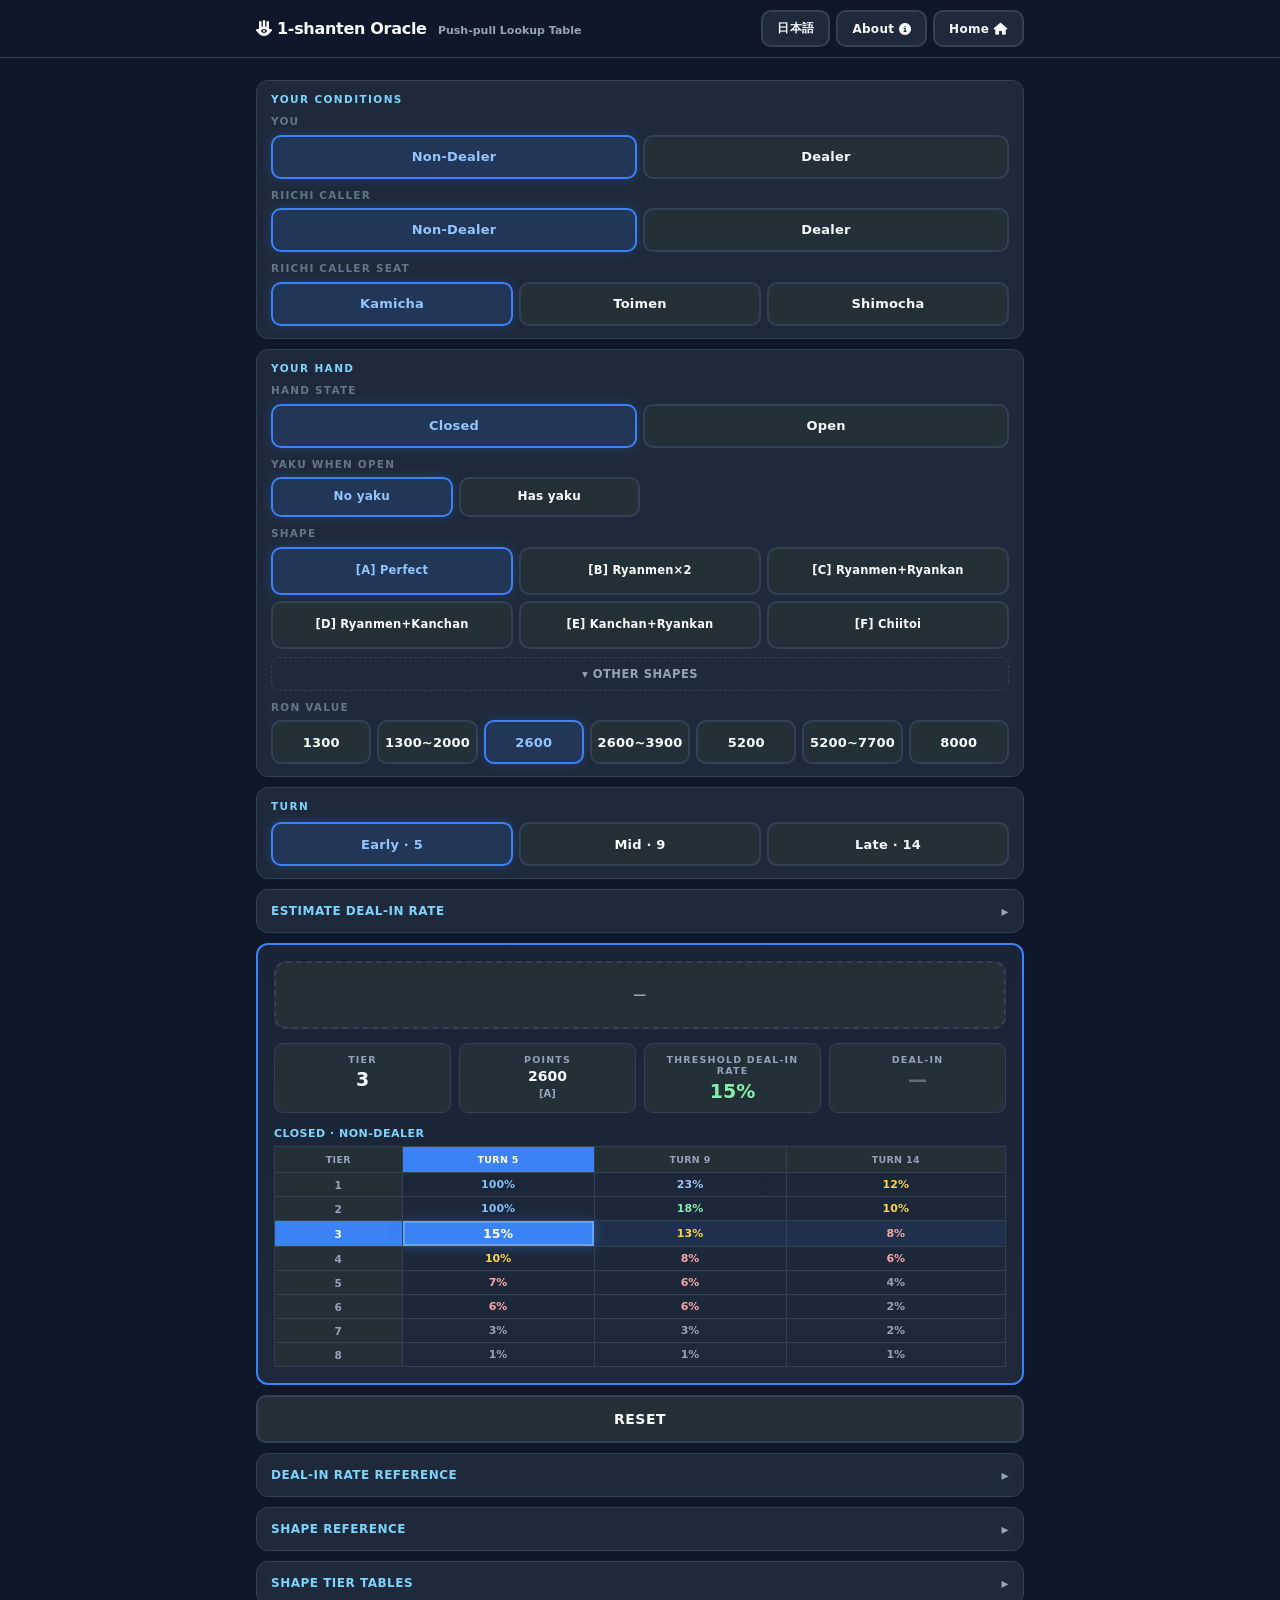
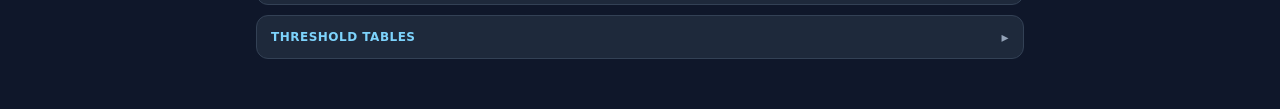
<file: lookup.html>
<!DOCTYPE html>
<html lang="en">
<head>
<meta charset="UTF-8">
<meta name="viewport" content="width=device-width, initial-scale=1.0, maximum-scale=1.0, user-scalable=no">
<meta name="theme-color" content="#0f172a">
<link rel="icon" type="image/x-icon" href="favicon.ico">
<link rel="stylesheet" href="https://cdnjs.cloudflare.com/ajax/libs/font-awesome/6.7.2/css/all.min.css">
<title>1-shanten Oracle</title>
<style>
:root{
  --bg:#0f172a; --panel:#1e293b; --panel2:#243038; --border:#334155;
  --text:#f8fafc; --muted:#94a3b8;
  --green:#22c55e; --red:#ef4444; --blue:#3b82f6; --amber:#f59e0b;
}
*{box-sizing:border-box;-webkit-tap-highlight-color:transparent;}
html,body{margin:0;padding:0;background:var(--bg);color:var(--text);
  font-family:system-ui,-apple-system,'Segoe UI',Roboto,Helvetica,Arial,sans-serif;
  -webkit-font-smoothing:antialiased;font-size:14px;}
body{overflow-x:hidden;}
button{font-family:inherit;color:inherit;}

.topbar{
  position:fixed;top:0;left:0;right:0;background:var(--bg);z-index:100;
  border-bottom:1px solid var(--border);transition:transform .25s ease;
}
.topbar.hidden{transform:translateY(-100%);}
.topbar-inner{
  max-width:640px;margin:0 auto;padding:8px 12px;
  display:flex;align-items:center;justify-content:space-between;gap:8px;
}
.app-title{font-size:14px;font-weight:800;letter-spacing:-.3px;flex:1;min-width:0;
  overflow:hidden;text-overflow:ellipsis;white-space:nowrap;}
.app-sub-title{font-weight:600;color:var(--muted);font-size:11px;margin-left:6px;letter-spacing:0;}

.topbar-actions{display:flex;gap:6px;flex-shrink:0;}
.lang-btn{
  padding:8px 14px;font-size:12px;font-weight:800;
  background:var(--panel);border:2px solid var(--border);border-radius:10px;cursor:pointer;
  transition:all .14s;letter-spacing:.3px;
}
.lang-btn:hover{border-color:#64748b;background:var(--panel2);transform:translateY(-1px);}

.app{max-width:640px;margin:0 auto;padding:70px 10px 40px;}

.section{background:var(--panel);border:1px solid var(--border);border-radius:12px;
  padding:12px 14px;margin-bottom:10px;}
.section-title{font-size:10.5px;font-weight:800;text-transform:uppercase;
  letter-spacing:1.4px;color:#7dd3fc;margin-bottom:10px;}

.btn-row{display:flex;flex-wrap:wrap;gap:6px;}
.btn{flex:1 1 0;min-width:0;padding:11px 8px;min-height:44px;
  background:var(--panel2);border:2px solid var(--border);border-radius:10px;
  font-size:12.5px;font-weight:800;letter-spacing:.2px;cursor:pointer;transition:.12s;
  display:flex;align-items:center;justify-content:center;text-align:center;line-height:1.2;
  white-space:nowrap;overflow:hidden;}
.btn:hover{border-color:#64748b;background:#2f3f52;}
.btn.selected{border-color:var(--blue);background:rgba(59,130,246,.15);color:#93c5fd;
  box-shadow:0 0 12px rgba(59,130,246,.25);}
.btn:disabled{opacity:.35;cursor:not-allowed;}
.btn.selected:disabled{opacity:.75;cursor:default;}

#catRow{display:grid;grid-template-columns:1fr 1fr;gap:6px;}
#catRow .btn{font-size:11.5px;padding:10px 6px;}

#shapeRow{display:grid;grid-template-columns:1fr 1fr;gap:6px;}
#shapeRow .btn{font-size:11.5px;padding:10px 6px;min-height:48px;}

#otherShapesRow{display:grid;grid-template-columns:1fr 1fr;gap:6px;margin-top:6px;}
#otherShapesRow .btn{font-size:11px;padding:9px 6px;min-height:44px;}
#otherShapesRow.hidden{display:none;}

#otherToggle{
  margin-top:8px;width:100%;padding:9px 12px;background:transparent;
  border:1px dashed var(--border);border-radius:8px;color:var(--muted);
  font-size:11.5px;font-weight:800;letter-spacing:.5px;cursor:pointer;text-transform:uppercase;
  transition:.12s;
}
#otherToggle:hover{color:#93c5fd;border-color:var(--blue);}

.subtle{font-size:11.5px;color:var(--muted);margin-top:8px;line-height:1.4;min-height:16px;}

.suji-control{display:flex;gap:8px;align-items:center;justify-content:center;margin-bottom:10px;}
.suji-big-btn{width:76px;height:76px;font-size:34px;font-weight:900;line-height:1;
  background:var(--panel2);border:2px solid var(--border);border-radius:14px;
  cursor:pointer;transition:.1s;display:flex;align-items:center;justify-content:center;
  user-select:none;-webkit-user-select:none;}
.suji-big-btn:hover{border-color:#64748b;background:#2f3f52;}
.suji-big-btn:active{background:rgba(59,130,246,.25);border-color:var(--blue);transform:scale(.96);}
.suji-big-btn:disabled{opacity:.3;cursor:not-allowed;transform:none;}
.suji-display{flex:1;text-align:center;font-size:60px;font-weight:900;line-height:1;
  font-variant-numeric:tabular-nums;user-select:none;-webkit-user-select:none;}
.suji-grid{display:grid;grid-template-columns:repeat(7,1fr);gap:4px;}
.suji-btn{padding:9px 0;min-height:38px;
  background:var(--panel2);border:2px solid var(--border);border-radius:7px;
  color:var(--text);font-size:13.5px;font-weight:800;
  font-variant-numeric:tabular-nums;cursor:pointer;transition:.1s;}
.suji-btn:hover{border-color:#64748b;}
.suji-btn.selected{border-color:var(--blue);background:rgba(59,130,246,.2);color:#93c5fd;}

.cond-row{margin-bottom:10px;}
.cond-row:last-child{margin-bottom:0;}
.cond-label{font-size:10.5px;font-weight:800;text-transform:uppercase;
  letter-spacing:1.2px;color:#64748b;margin-bottom:6px;line-height:1.3;}

#yakuRow {
  width: 50%;
  transition: opacity .15s;
}
#yakuRow.disabled {
  opacity: .4;
}
#yakuRow .btn {
  font-size: 10.5px;
  padding: 9px 3px;
  min-height: 40px;
  white-space: normal;
  line-height: 1.15;
}

#scoreRow {
  display: grid;
  grid-template-columns: repeat(4, 1fr);
  gap: 6px;
}
#scoreRow .btn {
  font-size: 12px;
  padding: 10px 3px;
  min-height: 44px;
  font-variant-numeric: tabular-nums;
}
#scoreRow .btn.pinfu-disabled {
  opacity: .3;
}

.result-section{border:2px solid var(--blue);
  background:linear-gradient(180deg,#1a2438 0%,#1e293b 100%);padding:16px;}

.verdict{text-align:center;padding:16px 12px;margin-bottom:14px;
  border-radius:12px;font-size:28px;font-weight:900;letter-spacing:.5px;line-height:1.2;}
.verdict.push{background:rgba(34,197,94,.15);color:#86efac;border:2px solid #16a34a;
  text-shadow:0 0 20px rgba(34,197,94,.4);}
.verdict.pull{background:rgba(239,68,68,.15);color:#fca5a5;border:2px solid #dc2626;
  text-shadow:0 0 20px rgba(239,68,68,.4);}
.verdict.iron-push{
  background:rgba(34,197,94,.22);
  color:#4ade80;
  border:2px solid #22c55e;
  text-shadow:0 0 30px rgba(34,197,94,.65),0 0 60px rgba(34,197,94,.3);
  box-shadow:0 0 24px rgba(34,197,94,.25);
}
.verdict.iron-pull{
  background:rgba(239,68,68,.22);
  color:#f87171;
  border:2px solid #ef4444;
  text-shadow:0 0 30px rgba(239,68,68,.65),0 0 60px rgba(239,68,68,.3);
  box-shadow:0 0 24px rgba(239,68,68,.25);
}
.verdict.borderline{background:rgba(245,158,11,.15);color:#fcd34d;border:2px solid #d97706;
  text-shadow:0 0 20px rgba(245,158,11,.4);}
.verdict.empty{background:var(--panel2);border:2px dashed var(--border);
  color:var(--muted);font-size:13px;font-weight:700;padding:24px 12px;}
.verdict-sub{display:block;font-size:12px;font-weight:700;opacity:.8;
  letter-spacing:.5px;margin-top:4px;}
.verdict-mawashi{
  display:block;
  font-size:10.5px;
  color:#94a3b8;
  margin-top:6px;
  letter-spacing:.3px;
  font-weight:600;
}

.stat-grid{display:grid;grid-template-columns:1fr 1fr;gap:8px;margin-bottom:14px;}
.stat{background:var(--panel2);border:1px solid var(--border);
  border-radius:9px;padding:10px 8px;text-align:center;}
.stat-label{font-size:9.5px;letter-spacing:1.2px;text-transform:uppercase;
  color:var(--muted);font-weight:800;margin-bottom:4px;line-height:1.2;}
.stat-value{font-size:19px;font-weight:900;line-height:1.1;font-variant-numeric:tabular-nums;}
.stat-value.empty{opacity:.3;}
.stat-sub{font-size:10px;color:var(--muted);font-weight:700;margin-top:3px;}

.modifier-indicator{font-size:11px;color:#fbbf24;font-weight:700;
  padding:6px 10px;margin-bottom:10px;background:rgba(251,191,36,.1);border-radius:6px;
  border:1px solid rgba(251,191,36,.3);display:flex;align-items:center;gap:6px;}

.tier-table{width:100%;border-collapse:collapse;font-size:11px;margin-top:6px;}
.tier-table th{background:var(--panel2);color:var(--muted);font-weight:800;
  padding:7px 3px;border:1px solid var(--border);cursor:pointer;
  font-size:9.5px;letter-spacing:.3px;text-transform:uppercase;line-height:1.2;
  transition:background .12s,color .12s;}
.tier-table th:hover{background:#2f3f52;color:var(--text);}
.tier-table th.current{background:var(--blue);color:#fff;}
.tier-table th.tier-col{cursor:default;background:var(--panel2);color:var(--muted);}
.tier-table th.tier-col:hover{background:var(--panel2);color:var(--muted);}
.tier-table td{padding:5px 3px;border:1px solid var(--border);font-weight:800;
  text-align:center;font-variant-numeric:tabular-nums;font-size:11px;
  cursor:pointer;transition:background .1s;}
.tier-table td.tier-col{cursor:default;background:var(--panel2);color:var(--muted);
  font-size:10.5px;letter-spacing:.3px;}
.tier-table td:hover:not(.tier-col):not(.highlight-cell){background:rgba(59,130,246,.08);}
.tier-table tr.current td.tier-col{background:var(--blue);color:#fff;}
.tier-table tr.current td{background:rgba(59,130,246,.10);}
.tier-table td.highlight-cell{
  color:#fff !important;font-weight:900;font-size:12.5px;
  box-shadow:inset 0 0 0 2px #60a5fa,0 0 12px rgba(59,130,246,.4);
}

.result-explainer{font-size:12px;line-height:1.6;color:#cbd5e1;
  padding:10px 12px;border-radius:9px;
  background:rgba(15,23,42,.6);border:1px solid var(--border);margin-top:12px;}
.result-explainer b{color:#f8fafc;}

.btn-reset{display:block;width:100%;
  padding:14px 16px;margin:0 0 10px;
  background:var(--panel2);border:2px solid var(--border);border-radius:10px;
  color:var(--text);font-size:14px;font-weight:800;cursor:pointer;
  transition:.12s;letter-spacing:.5px;text-transform:uppercase;}
.btn-reset:hover{border-color:#64748b;background:#2f3f52;}
.btn-reset:active{transform:scale(.98);background:rgba(59,130,246,.15);border-color:var(--blue);}

.btn-next-tile{
  display:block;width:100%;padding:12px 16px;margin-bottom:10px;
  background:rgba(34,197,94,.12);border:2px solid #16a34a;border-radius:10px;
  color:#86efac;font-size:13px;font-weight:800;cursor:pointer;
  transition:.12s;letter-spacing:.5px;text-transform:uppercase;
}
.btn-next-tile:hover{background:rgba(34,197,94,.2);}
.btn-next-tile.hidden{display:none;}

details{background:var(--panel);border:1px solid var(--border);
  border-radius:12px;margin-bottom:10px;overflow:hidden;}
details[open]{padding-bottom:12px;}
details.deal-in-details[open]{border-color:var(--blue);}
summary{padding:13px 14px;cursor:pointer;list-style:none;
  font-size:12px;font-weight:800;letter-spacing:.5px;
  text-transform:uppercase;color:#7dd3fc;
  display:flex;align-items:center;justify-content:space-between;}
summary::after{content:'▸';font-size:14px;color:var(--muted);transition:transform .2s;}
details[open] summary::after{transform:rotate(90deg);}
summary::-webkit-details-marker{display:none;}
.ref-body{padding:0 14px;}

.shape-ref-item{padding:10px 0;border-bottom:1px solid var(--border);}
.shape-ref-item:last-child{border-bottom:none;padding-bottom:0;}
.shape-ref-title{font-size:13px;font-weight:800;margin-bottom:3px;color:#f8fafc;}
.shape-ref-title .shape-id{display:inline-block;background:var(--blue);color:#fff;
  padding:1px 7px;border-radius:5px;font-size:11px;margin-right:7px;letter-spacing:.3px;}
.shape-ref-meta{font-size:11.5px;color:var(--muted);line-height:1.5;}
.shape-ref-example{margin-top:5px;font-family:ui-monospace,SFMono-Regular,Menlo,Consolas,monospace;
  font-size:12px;color:#7dd3fc;background:rgba(59,130,246,.08);
  padding:5px 8px;border-radius:6px;letter-spacing:.2px;word-break:break-all;}

.deal-in-table{width:100%;border-collapse:collapse;font-size:11px;margin:8px 0;}
.deal-in-table th{background:var(--panel2);color:var(--muted);font-weight:800;
  padding:5px 3px;border:1px solid var(--border);
  font-size:10px;letter-spacing:.4px;}
.deal-in-table td{padding:5px 3px;border:1px solid var(--border);
  text-align:center;font-weight:800;font-variant-numeric:tabular-nums;}
.deal-in-table td:first-child{background:var(--panel2);color:#7dd3fc;
  font-size:10.5px;white-space:nowrap;}

.thresh-ref-table{width:100%;border-collapse:collapse;font-size:10px;margin-bottom:10px;}
.thresh-ref-table th{background:var(--panel2);color:var(--muted);font-weight:800;
  padding:3px 2px;border:1px solid var(--border);font-size:9px;line-height:1.2;}
.thresh-ref-table td{padding:3px 2px;border:1px solid var(--border);
  text-align:center;font-weight:800;font-variant-numeric:tabular-nums;}
.thresh-ref-table td:first-child{background:var(--panel2);color:var(--muted);}
.thresh-ref-table td.empty-cell{color:#475569;font-weight:400;opacity:.5;}
.thresh-ref-table.flipped td{padding:4px 2px;font-size:10px;min-width:55px;}

.ref-subtitle{font-size:11px;font-weight:800;color:#7dd3fc;
  margin:10px 0 6px;letter-spacing:.5px;text-transform:uppercase;}

.shape-legend{display:flex;flex-wrap:wrap;gap:4px 12px;font-size:10px;
  color:var(--muted);margin-bottom:6px;line-height:1.4;}
.shape-legend span b{color:#f8fafc;margin-right:3px;}

.ref-note{font-size:10.5px;color:var(--muted);margin:0 0 8px;line-height:1.4;font-style:italic;}

@media (min-width:720px){
  .topbar-inner{max-width:800px;padding:10px 16px;}
  .app-title{font-size:16px;}
  .app{max-width:800px;padding:80px 16px 40px;}
  .btn{font-size:13px;padding:12px 10px;}
  .suji-grid{grid-template-columns:repeat(10,1fr);}
  .stat-grid{grid-template-columns:1fr 1fr 1fr 1fr;}
  #catRow{grid-template-columns:repeat(3,1fr);}
  #shapeRow{grid-template-columns:repeat(3,1fr);}
  #otherShapesRow{grid-template-columns:repeat(3,1fr);}
  #yakuRow .btn{font-size:12px;padding:10px 6px;}
  #scoreRow{grid-template-columns:repeat(7,1fr);}
  #scoreRow .btn{font-size:13px;}
}

.modal-body{font-size:13px;line-height:1.65;color:#cbd5e1;}
.modal-body h3{color:#7dd3fc;font-size:12px;margin:14px 0 6px;
  font-weight:800;text-transform:uppercase;letter-spacing:1px;}
.modal-body h3:first-child{margin-top:0;}
.modal-body p{margin:0 0 8px;}
.modal-body b{color:#f8fafc;}
.modal-overlay{display:none;position:fixed;inset:0;background:rgba(0,0,0,.62);z-index:9999;
  align-items:center;justify-content:center;padding:24px;backdrop-filter:blur(2px);}
.modal-overlay.active{display:flex;}
.modal-content{background:var(--panel);border:1px solid var(--border);border-radius:16px;
  padding:22px 26px;max-width:760px;width:100%;max-height:85vh;overflow-y:auto;
  box-shadow:0 24px 60px rgba(0,0,0,.55);}
.modal-header{display:flex;align-items:center;justify-content:space-between;margin-bottom:4px;}
.modal-header h2{margin:0;font-size:20px;letter-spacing:-.3px;}
.modal-close{background:transparent;border:none;color:var(--muted);font-size:26px;cursor:pointer;line-height:1;
  padding:0;width:30px;height:30px;border-radius:6px;transition:.12s;}
.modal-close:hover{background:var(--panel2);color:var(--text);}
.modal-desc{color:var(--muted);font-size:12.5px;margin:0 0 16px;line-height:1.5;}
.modal-prose{margin:0 0 8px;line-height:1.65;}
.modal-prose h4{color:#cbd5e1;font-size:12px;margin:12px 0 6px;
  font-weight:800;letter-spacing:.5px;text-transform:none;}
.modal-prose ul{margin:4px 0 8px;padding-left:20px;}
.modal-prose li{margin-bottom:6px;line-height:1.55;}
.modal-prose i{color:#e2e8f0;}
.modal-prose a{color:#738ad0;text-decoration:none;}
.modal-prose a:hover{text-decoration:underline;}

</style>
</head>
<body>

<header class="topbar" id="topbar">
  <div class="topbar-inner">
    <div class="app-title" id="appTitle">
      <span data-i18n="app.title">1-shanten Oracle</span>
      <span class="app-sub-title" data-i18n="app.titleSub">Push-pull Lookup Table</span>
    </div>
    
    <div class="topbar-actions">
      <button class="lang-btn" id="langBtn">日本語</button>
      <button class="lang-btn" id="aboutBtn" data-i18n="home.about">About</button>
      <button class="lang-btn" id="linkBtn" data-i18n="home.link" onclick="document.location='index.html'">Home</button>
    </div>
  </div>
</header>

<div class="app">
  <main>

    <section class="section">
      <div class="section-title" data-i18n="label.conditions">Your Conditions</div>
      <div class="cond-row">
        <div class="cond-label" data-i18n="label.you">You</div>
        <div class="btn-row" id="playerRow">
          <button class="btn" data-player="nondealer" data-i18n="role.nondealer">Non-Dealer</button>
          <button class="btn" data-player="dealer" data-i18n="role.dealer">Dealer</button>
        </div>
      </div>
      <div class="cond-row">
        <div class="cond-label" data-i18n="label.riichiRole">Riichi Caller</div>
        <div class="btn-row" id="riichiRoleRow">
          <button class="btn" data-riichi-role="nondealer" data-i18n="role.nondealer">Non-Dealer</button>
          <button class="btn" data-riichi-role="dealer" data-i18n="role.dealer">Dealer</button>
        </div>
      </div>
      <div class="cond-row">
        <div class="cond-label" data-i18n="label.riichiSeat">Riichi Caller Seat</div>
        <div class="btn-row" id="riichiSeatRow">
          <button class="btn" data-riichi-seat="kamicha" data-i18n="seat.kamicha">Kamicha</button>
          <button class="btn" data-riichi-seat="toimen" data-i18n="seat.toimen">Toimen</button>
          <button class="btn" data-riichi-seat="shimocha" data-i18n="seat.shimocha">Shimocha</button>
        </div>
      </div>
    </section>

    <section class="section">
      <div class="section-title" data-i18n="label.hand">Your Hand</div>
      <div class="cond-row">
        <div class="cond-label" data-i18n="label.handState">Hand State</div>
        <div class="btn-row" id="handRow">
          <button class="btn" data-hand="menzen" data-i18n="hand.menzen">Closed</button>
          <button class="btn" data-hand="fuuro" data-i18n="hand.fuuro">Open</button>
        </div>
      </div>
      <div class="cond-row" id="yakuRow">
        <div class="cond-label" data-i18n="label.yakuState">Yaku when open</div>
        <div class="btn-row" id="yakuRowBtns">
          <button class="btn" data-yaku="noyaku" data-i18n="yaku.noyaku">No yaku</button>
          <button class="btn" data-yaku="callable" data-i18n="yaku.callable">Has yaku</button>
        </div>
      </div>
      <div class="cond-row">
        <div class="cond-label" data-i18n="label.shape">Shape</div>
        <div id="shapeRow">
          <button class="btn" data-shape="Perfect" data-i18n="shapeA">[A] Perfect</button>
          <button class="btn" data-shape="Good*2" data-i18n="shapeB">[B] Ryanmen×2</button>
          <button class="btn" data-shape="Good+Ryankan" data-i18n="shapeC">[C] Ryanmen+Ryankan</button>
          <button class="btn" data-shape="Good+Kanchan" data-i18n="shapeD">[D] Ryanmen+Kanchan</button>
          <button class="btn" data-shape="Bad+Ryankan" data-i18n="shapeE">[E] Kanchan+Ryankan</button>
          <button class="btn" data-shape="Chiitoi" data-i18n="shapeF">[F] Chiitoi</button>
        </div>
        <button id="otherToggle">▾ <span data-i18n="shape.other">Other Shapes</span></button>
        <div id="otherShapesRow" class="hidden">
          <button class="btn" data-shape="BadHeadless" data-i18n="shape.o1">[C−] Bad Headless</button>
          <button class="btn" data-shape="MediocreHeadless" data-i18n="shape.o2">[C+] Mediocre Headless</button>
          <button class="btn" data-shape="BadKuttsuki" data-i18n="shape.o3">[C] Bad Kuttsuki</button>
          <button class="btn" data-shape="StandardHeadless" data-i18n="shape.o4">[A−] Std Headless</button>
          <button class="btn" data-shape="StandardKuttsuki" data-i18n="shape.o5">[A] Std Kuttsuki</button>
          <button class="btn" data-shape="GoodHeadless1" data-i18n="shape.o6">[S] Good Conjoined Headless</button>
          <button class="btn" data-shape="GoodHeadless2" data-i18n="shape.o7">[S] Ankou Headless</button>
          <button class="btn" data-shape="GoodKuttsuki" data-i18n="shape.o8">[S+] Good Kuttsuki</button>
        </div>
      </div>
      <div class="cond-row">
        <div class="cond-label" data-i18n="label.score">Ron value</div>
        <div id="scoreRow"></div>
      </div>
    </section>

    <section class="section">
      <div class="section-title" data-i18n="label.turn">Turn</div>
      <div class="btn-row" id="turnRow">
        <button class="btn" data-turn="5" data-i18n="turn.early">Early · 5</button>
        <button class="btn" data-turn="9" data-i18n="turn.mid">Mid · 9</button>
        <button class="btn" data-turn="14" data-i18n="turn.late">Late · 14</button>
      </div>
    </section>

    <details id="dealinSection" class="deal-in-details">
      <summary data-i18n="label.dealin">Estimate Deal-in Rate</summary>
      <div class="ref-body">
        <div class="cond-row">
          <div class="cond-label" data-i18n="label.category">Tile Category</div>
          <div id="catRow">
            <button class="btn" data-cat="Double musuji 4/5/6" data-i18n="cat.double">Double Musuji 4/5/6</button>
            <button class="btn" data-cat="Musuji 3/7" data-i18n="cat.m37">Musuji 3/7</button>
            <button class="btn" data-cat="Musuji 2/8" data-i18n="cat.m28">Musuji 2/8</button>
            <button class="btn" data-cat="Katamusuji 4/5/6" data-i18n="cat.km">Katamusuji 4/5/6</button>
            <button class="btn" data-cat="Musuji 1/9" data-i18n="cat.m19">Musuji 1/9</button>
            <button class="btn" data-cat="Suji 3/7" data-i18n="cat.s37">Suji 3/7</button>
            <button class="btn" data-cat="Suji 2/8" data-i18n="cat.s28">Suji 2/8</button>
            <button class="btn" data-cat="Suji 1/9" data-i18n="cat.s19">Suji 1/9</button>
            <button class="btn" data-cat="Naka-suji 4/5/6" data-i18n="cat.naka">Naka-suji 4/5/6</button>
          </div>
          <div class="subtle" id="catDesc" data-i18n="label.pickCat">Pick a category to compute the deal-in verdict.</div>
        </div>
        <div class="cond-row">
          <div class="cond-label" data-i18n="label.modifiers">Deal-in Modifiers</div>
          <div class="btn-row" id="modRow">
            <button class="btn" data-mod="dora" data-i18n="mod.dora">Dora</button>
            <button class="btn" data-mod="sotogawa" data-i18n="mod.sotogawa">Sotogawa</button>
            <button class="btn" data-mod="oneChance" data-i18n="mod.oneChance">1-chance</button>
            <button class="btn" data-mod="ankou" data-i18n="mod.ankou">Ankou</button>
          </div>
        </div>
        <div class="cond-row">
          <div class="cond-label" data-i18n="label.suji">Passed Suji</div>
          <div class="suji-control">
            <button class="suji-big-btn" id="sujiMinus" aria-label="Decrease">−</button>
            <div class="suji-display" id="sujiDisplay">0</div>
            <button class="suji-big-btn" id="sujiPlus" aria-label="Increase">+</button>
          </div>
          <div class="suji-grid" id="sujiGrid"></div>
        </div>
      </div>
    </details>

    <section class="section result-section" id="resultSection"></section>

    <button class="btn-next-tile hidden" id="nextTileBtn">↻ <span data-i18n="action.newTile">New Tile</span></button>

    <button class="btn-reset" id="resetBtn" data-i18n="action.reset">Reset</button>

    <details>
      <summary data-i18n="ref.dealin">Deal-in Rate Reference</summary>
      <div class="ref-body" id="dealinRef"></div>
    </details>
    <details>
      <summary data-i18n="ref.shapes">Shape Reference</summary>
      <div class="ref-body" id="shapeRef"></div>
    </details>
    <details>
      <summary data-i18n="ref.shapeTier">Shape Tier Tables</summary>
      <div class="ref-body" id="shapeTierRef"></div>
    </details>
    <details>
      <summary data-i18n="ref.threshold">Threshold Tables</summary>
      <div class="ref-body" id="threshRef"></div>
    </details>

  </main>

  <div id="aboutModal" class="modal-overlay">
    <div class="modal-content">
      <div class="modal-header">
        <h2 data-i18n="about.title">About</h2>
        <button class="modal-close" id="closeAbout" aria-label="Close">×</button>
      </div>
      <div class="modal-body">
        <h3 data-i18n="about.overview">Overview</h3>
        <p data-i18n="about.p1">…</p>
        <h3 data-i18n="about.howToUse">How to Use</h3>
        <div class="modal-prose" data-i18n="about.p2">…</div>
        <h3 data-i18n="about.sources">Sources and Methodology</h3>
        <p data-i18n="about.p4">…</p>
        <h3 data-i18n="about.credits">Credits</h3>
        <p data-i18n="about.p3">…</p>
      </div>
      <img src="birb.png" alt="birb" style="max-width: 75px;">
    </div>
  </div>
</div>

<script>
/* =========================================================
   TIER MAPS
   ========================================================= */
const CLOSED_TIER_MAP = {
  'Perfect|4': 1,
  'Perfect|3': 2, 'Good*2|4': 2,
  'Perfect|2': 3, 'Good*2|3': 3, 'Good+Ryankan|4': 3,
  'Perfect|1': 4, 'Good*2|2': 4, 'Good+Ryankan|3': 4, 'Good+Kanchan|4': 4,
  'Good*2|1': 5, 'Good+Ryankan|2': 5, 'Bad+Ryankan|4': 5, 'Good+Kanchan|3': 5, 'Chiitoi|5': 5,
  'Bad+Ryankan|3': 6, 'Chiitoi|4': 6,
  'Good+Ryankan|1': 7, 'Good+Kanchan|2': 7, 'Bad+Ryankan|2': 7, 'Chiitoi|3': 7,
  'Good+Kanchan|1': 8, 'Bad+Ryankan|1': 8
};

const OPEN_TIER_MAP_ND_C = {
  'Perfect|4': 1, 'Good*2|4': 2,
  'Perfect|3': 3, 'Good+Ryankan|4': 3, 'Good+Kanchan|4': 4, 'Good*2|3': 4,
  'Perfect|2': 5, 'Good+Ryankan|3': 5, 'Good+Kanchan|3': 6, 'Bad+Ryankan|4': 5,
  'Perfect|1': 6, 'Good*2|2': 6,
  'Good*2|1': 7, 'Good+Ryankan|2': 7, 'Good+Kanchan|2': 8, 'Bad+Ryankan|3': 7,
  'Good+Ryankan|1': 8, 'Good+Kanchan|1': 9, 'Bad+Ryankan|2': 9, 'Bad+Ryankan|1': 10
};

const OPEN_TIER_MAP_ND_NC = {
  'Perfect|4': 2, 'Good*2|4': 3,
  'Perfect|3': 4, 'Good+Ryankan|4': 4, 'Good*2|3': 5, 'Good+Kanchan|4': 5,
  'Perfect|2': 6, 'Good+Ryankan|3': 6, 'Bad+Ryankan|4': 6,
  'Perfect|1': 7, 'Good*2|2': 7, 'Good+Kanchan|3': 7,
  'Good*2|1': 8, 'Good+Ryankan|2': 8, 'Bad+Ryankan|3': 8,
  'Good+Ryankan|1': 9, 'Good+Kanchan|2': 9, 'Good+Kanchan|1': 10, 'Bad+Ryankan|2': 10, 'Bad+Ryankan|1': 10
};

const OPEN_TIER_MAP_D_C = {
  'Perfect|4': 1, 'Good*2|4': 2,
  'Perfect|3': 3, 'Good+Ryankan|4': 3, 'Good*2|3': 4, 'Good+Kanchan|4': 4,
  'Perfect|2': 5, 'Good+Ryankan|3': 5, 'Bad+Ryankan|4': 5,
  'Perfect|1': 6, 'Good*2|2': 6, 'Good+Kanchan|3': 6,
  'Good*2|1': 8, 'Good+Ryankan|2': 8, 'Good+Kanchan|2': 9, 'Bad+Ryankan|3': 8,
  'Good+Ryankan|1': 9, 'Good+Kanchan|1': 10, 'Bad+Ryankan|2': 10, 'Bad+Ryankan|1': 11
};

const OPEN_TIER_MAP_D_NC = {
  'Perfect|4': 2, 'Good*2|4': 3,
  'Perfect|3': 4, 'Good+Ryankan|4': 4, 'Good*2|3': 5, 'Good+Kanchan|4': 5,
  'Perfect|2': 6,
  'Good+Ryankan|3': 7, 'Bad+Ryankan|4': 7,
  'Perfect|1': 8, 'Good*2|2': 8, 'Good+Kanchan|3': 8,
  'Good*2|1': 9, 'Good+Ryankan|2': 9, 'Bad+Ryankan|3': 9,
  'Good+Ryankan|1': 10, 'Good+Kanchan|2': 10, 'Good+Kanchan|1': 11, 'Bad+Ryankan|2': 11
};

/* =========================================================
   THRESHOLDS
   ========================================================= */
const CLOSED_THRESHOLDS = {
  "VS Non-Dealer": {
    "Turn 5":  { 1: 1.0, 2: 1.0, 3: 0.15, 4: 0.10, 5: 0.07, 6: 0.06, 7: 0.03, 8: 0.01 },
    "Turn 9":  { 1: 0.23, 2: 0.18, 3: 0.13, 4: 0.08, 5: 0.06, 6: 0.06, 7: 0.03, 8: 0.01 },
    "Turn 14": { 1: 0.12, 2: 0.10, 3: 0.08, 4: 0.06, 5: 0.04, 6: 0.02, 7: 0.02, 8: 0.01 }
  },
  "VS Dealer": {
    "Turn 5":  { 1: 1.0, 2: 0.15, 3: 0.10, 4: 0.07, 5: 0.05, 6: 0.04, 7: 0.02, 8: 0.01 },
    "Turn 9":  { 1: 0.15, 2: 0.13, 3: 0.08, 4: 0.05, 5: 0.04, 6: 0.04, 7: 0.02, 8: 0.01 },
    "Turn 14": { 1: 0.05, 2: 0.05, 3: 0.04, 4: 0.03, 5: 0.02, 6: 0.02, 7: 0.01, 8: 0.00 }
  },
  "As Dealer": {
    "Turn 5":  { 1: 1.0, 2: 1.0, 3: 1.0, 4: 1.0, 5: 0.22, 6: 0.13, 7: 0.09, 8: 0.05 },
    "Turn 9":  { 1: 1.0, 2: 1.0, 3: 1.0, 4: 0.25, 5: 0.20, 6: 0.12, 7: 0.08, 8: 0.05 },
    "Turn 14": { 1: 0.24, 2: 0.20, 3: 0.17, 4: 0.13, 5: 0.10, 6: 0.09, 7: 0.07, 8: 0.04 }
  }
};

const OPEN_THRESHOLDS = {
  "VS Non-Dealer": {
    "Turn 5":  { 1: 1.0, 2: 1.0, 3: 1.0, 4: 0.24, 5: 0.17, 6: 0.13, 7: 0.09, 8: 0.06, 9: 0.04, 10: 0.03, 11: 0.00 },
    "Turn 9":  { 1: 1.0, 2: 1.0, 3: 0.24, 4: 0.21, 5: 0.14, 6: 0.12, 7: 0.08, 8: 0.06, 9: 0.04, 10: 0.03, 11: 0.00 },
    "Turn 14": { 1: 0.24, 2: 0.18, 3: 0.16, 4: 0.14, 5: 0.11, 6: 0.09, 7: 0.07, 8: 0.06, 9: 0.04, 10: 0.03, 11: 0.00 }
  },
  "VS Dealer": {
    "Turn 5":  { 1: 1.0, 2: 1.0, 3: 1.0, 4: 0.18, 5: 0.11, 6: 0.09, 7: 0.07, 8: 0.04, 9: 0.03, 10: 0.02, 11: 0.00 },
    "Turn 9":  { 1: 0.24, 2: 0.21, 3: 0.18, 4: 0.12, 5: 0.10, 6: 0.06, 7: 0.05, 8: 0.04, 9: 0.02, 10: 0.01, 11: 0.00 },
    "Turn 14": { 1: 0.16, 2: 0.10, 3: 0.09, 4: 0.07, 5: 0.06, 6: 0.05, 7: 0.04, 8: 0.03, 9: 0.02, 10: 0.01, 11: 0.00 }
  },
  "As Dealer": {
    "Turn 5":  { 1: 1.0, 2: 1.0, 3: 1.0, 4: 1.0, 5: 1.0, 6: 1.0, 7: 1.0, 8: 1.0, 9: 0.14, 10: 0.10, 11: 0.07 },
    "Turn 9":  { 1: 1.0, 2: 1.0, 3: 1.0, 4: 1.0, 5: 1.0, 6: 0.24, 7: 0.24, 8: 0.18, 9: 0.12, 10: 0.10, 11: 0.07 },
    "Turn 14": { 1: 1.0, 2: 1.0, 3: 0.30, 4: 0.26, 5: 0.20, 6: 0.18, 7: 0.14, 8: 0.13, 9: 0.10, 10: 0.10, 11: 0.07 }
  }
};

/* =========================================================
   DEAL-IN RATES
   ========================================================= */
const DEAL_IN_RATES = {
  "Double musuji 4/5/6":    { 0: 0.06, 1: 0.06, 2: 0.07, 3: 0.08, 4: 0.09, 5: 0.10, 6: 0.12, 7: 0.13, 8:  0.14, 9: 0.16, 10: 0.18, 11: 0.20, 12: 0.22, 13: 0.26},
  "Musuji 3/7":       { 0: 0.06, 1: 0.06, 2: 0.06, 3: 0.070, 4: 0.08, 5: 0.08, 6: 0.09, 7: 0.09, 8: 0.10, 9: 0.11, 10: 0.13, 11: 0.14, 12: 0.16, 13: 0.19, 14: 0.23 },
  "Musuji 2/8":       { 0: 0.05, 1: 0.05, 2: 0.05, 3: 0.06, 4: 0.07, 5: 0.07, 6: 0.08, 7: 0.09, 8: 0.09, 9: 0.10, 10: 0.12, 11: 0.13, 12: 0.15, 13: 0.18, 14: 0.22 },
  "Katamusuji 4/5/6": { 0: 0.03, 1: 0.03, 2: 0.04, 3: 0.05, 4: 0.05, 5: 0.06, 6: 0.07, 7: 0.07, 8: 0.08, 9: 0.09, 10: 0.10, 11: 0.12, 12: 0.14, 13: 0.15 },
  "Musuji 1/9":       { 0: 0.03, 1: 0.03, 2: 0.04, 3:  0.05, 4: 0.06, 5: 0.06, 6: 0.07, 7: 0.07, 8: 0.08, 9: 0.09, 10: 0.10, 11: 0.12, 12: 0.14, 13: 0.15 },
  "Suji 3/7":         { 0: 0.06, 1: 0.06, 2: 0.05, 3: 0.05, 4: 0.05, 5: 0.05, 6: 0.05, 7: 0.05, 8: 0.06, 9: 0.06, 10: 0.06, 11: 0.07, 12: 0.08, 13: 0.09 },
  "Suji 2/8":         { 0: 0.04, 1: 0.04, 2: 0.04, 3: 0.04, 4: 0.04, 5: 0.04, 6: 0.04, 7: 0.04, 8: 0.04, 9: 0.04, 10: 0.05, 11: 0.05, 12: 0.06, 13: 0.07 },
  "Suji 1/9":         { 0: 0.02, 1: 0.02, 2: 0.02, 3: 0.02, 4: 0.02, 5: 0.02, 6: 0.02, 7: 0.02, 8: 0.02, 9: 0.02, 10: 0.03, 11: 0.03, 12: 0.04, 13: 0.05 },
  "Naka-suji 4/5/6":  { 0: 0.02, 1: 0.02, 2: 0.02, 3: 0.02, 4: 0.02, 5: 0.02, 6: 0.02, 7: 0.02, 8: 0.02, 9: 0.02, 10: 0.03, 11: 0.03, 12: 0.04, 13: 0.05 }
};

const RATE_BUCKETS = [
  { label: '< 5%',      min: 0.00, max: 0.05, test: r => r < 0.05 },
  { label: '5 – 10%',   min: 0.05, max: 0.10, test: r => r >= 0.05 && r < 0.10 },
  { label: '10 – 15%',  min: 0.10, max: 0.15, test: r => r >= 0.10 && r < 0.15 },
  { label: '15 – 20%',  min: 0.15, max: 0.20, test: r => r >= 0.15 && r < 0.20 },
  { label: '20 – 25%',  min: 0.20, max: 0.25, test: r => r >= 0.20 && r < 0.25 },
  { label: '> 25%',     min: 0.25, max: 1.00, test: r => r >= 0.25 }
];

const MODIFIER_VALUES = {
  dora: +0.02,
  sotogawa: -0.05,
  oneChance: -0.03,
  ankou: +0.02
};

/* =========================================================
   SCORE MAPS: label -> { han, fu, pinfu }
   ========================================================= */
const SCORE_MAP = {
  closedND: [
    { label: '1300',       han: 1, fu: 40, pinfu: false },
    { label: '1300~2000',  han: 2, fu: 30, pinfu: true },
    { label: '2600',       han: 2, fu: 40, pinfu: false },
    { label: '2600~3900',  han: 3, fu: 30, pinfu: true },
    { label: '5200',       han: 3, fu: 40, pinfu: false },
    { label: '5200~7700',  han: 4, fu: 30, pinfu: true },
    { label: '8000',       han: 4, fu: 40, pinfu: false }
  ],
  closedD: [
    { label: '2000',          han: 1, fu: 40, pinfu: false },
    { label: '2000~2900',     han: 2, fu: 30, pinfu: true },
    { label: '3900',          han: 2, fu: 40, pinfu: false },
    { label: '3900~5800',     han: 3, fu: 30, pinfu: true },
    { label: '7700',          han: 3, fu: 40, pinfu: false },
    { label: '7700~11600',    han: 4, fu: 30, pinfu: true },
    { label: '12000',         han: 4, fu: 40, pinfu: false }
  ],
  openND: [
    { label: '1000',  han: 1, fu: 30, pinfu: false },
    { label: '1300',  han: 1, fu: 40, pinfu: false },
    { label: '2000',  han: 2, fu: 30, pinfu: false },
    { label: '2600',  han: 2, fu: 40, pinfu: false },
    { label: '3900',  han: 3, fu: 30, pinfu: false },
    { label: '5200',  han: 3, fu: 40, pinfu: false },
    { label: '7700',  han: 4, fu: 30, pinfu: false }
  ],
  openD: [
    { label: '1500',   han: 1, fu: 30, pinfu: false },
    { label: '2000',   han: 1, fu: 40, pinfu: false },
    { label: '2900',   han: 2, fu: 30, pinfu: false },
    { label: '3900',   han: 2, fu: 40, pinfu: false },
    { label: '5800',   han: 3, fu: 30, pinfu: false },
    { label: '7700',   han: 3, fu: 40, pinfu: false },
    { label: '11600',  han: 4, fu: 30, pinfu: false }
  ],
  chiitoiND: [
    { label: '3200',  han: 3, fu: 25, pinfu: false },
    { label: '6400',  han: 4, fu: 25, pinfu: false },
    { label: '8000',  han: 5, fu: 25, pinfu: false }
  ],
  chiitoiD: [
    { label: '4800',   han: 3, fu: 25, pinfu: false },
    { label: '9600',   han: 4, fu: 25, pinfu: false },
    { label: '12000',  han: 5, fu: 25, pinfu: false }
  ]
};

const POINT_TABLE_BY_FU = {
  menzenND: {
    30: {1: 1000, 2: 2000, 3: 3900, 4: 7700},
    40: {1: 1300, 2: 2600, 3: 5200, 4: 8000},
    50: {1: 1600, 2: 3200, 3: 6400, 4: 8000}
  },
  menzenD: {
    30: {1: 1500, 2: 2900, 3: 5800, 4: 11600},
    40: {1: 2000, 2: 3900, 3: 7700, 4: 12000},
    50: {1: 2400, 2: 4800, 3: 9600, 4: 12000}
  },
  openND: {
    30: {1: 1000, 2: 2000, 3: 3900, 4: 7700},
    40: {1: 1300, 2: 2600, 3: 5200, 4: 8000}
  },
  openD: {
    30: {1: 1500, 2: 2900, 3: 5800, 4: 11600},
    40: {1: 2000, 2: 3900, 3: 7700, 4: 12000}
  }
};
const CHIITOI_POINTS = {
  nonDealer: {3: 3200, 4: 6400, 5: 8000},
  dealer:    {3: 4800, 4: 9600, 5: 12000}
};

/* =========================================================
   SHAPE METADATA
   ========================================================= */
const SHAPES = ['Perfect', 'Good*2', 'Good+Ryankan', 'Good+Kanchan', 'Bad+Ryankan', 'Chiitoi'];
const SHAPE_IDS = { 'Perfect': 'A', 'Good*2': 'B', 'Good+Ryankan': 'C', 'Good+Kanchan': 'D', 'Bad+Ryankan': 'E', 'Chiitoi': 'F' };
const SHAPE_INFO = {
  'Perfect':       { en: 'Perfect',            ja: '完全形',          accept: 20, good: '100%', example: '123m234p788p2245s' },
  'Good*2':        { en: 'Ryanmen ×2',         ja: '両面×2',         accept: 16, good: '100%', example: '123m456m22p45s78s3z' },
  'Good+Ryankan':  { en: 'Ryanmen + Ryankan',  ja: '両面＋リャンカン', accept: 16, good: '50%',  example: '123m456m22z45s246p' },
  'Good+Kanchan':  { en: 'Ryanmen + Kanchan',  ja: '両面＋カンチャン', accept: 12, good: '33%',  example: '123m456m11s45s68p5z' },
  'Bad+Ryankan':   { en: 'Kanchan + Ryankan',  ja: 'カンチャン＋リャンカン', accept: 12, good: '0%', example: '123m456m22z46s246p' },
  'Chiitoi':       { en: 'Chiitoi',            ja: '七対子',          accept: 9,  good: '0%',   example: '22m55m33p88p22s1z5z' }
};

const OTHER_SHAPES = {
  'BadHeadless':       { id: 'C-', baseShape: 'Good+Ryankan', tierOffset:  0, en: 'Bad Headless',             ja: '悪いヘッドレス',       accept: 16, good: '0%',   example: '12368m3789p3678s' },
  'MediocreHeadless':  { id: 'C+', baseShape: 'Good+Ryankan', tierOffset:  0, en: 'Mediocre Headless',        ja: 'やや悪いヘッドレス',  accept: 24, good: '25%',  example: '12368m34789p678s' },
  'BadKuttsuki':       { id: 'C',  baseShape: 'Good+Ryankan', tierOffset:  0, en: 'Bad Kuttsuki',             ja: '悪いくっつき',          accept: 32, good: '25%',  example: '12399m2p789p2678s' },
  'StandardHeadless':  { id: 'A-', baseShape: 'Perfect',      tierOffset:  0, en: 'Standard Headless',        ja: '標準ヘッドレス',          accept: 28, good: '43%',  example: '12367m34p789p678s' },
  'StandardKuttsuki':  { id: 'A',  baseShape: 'Perfect',      tierOffset:  0, en: 'Standard Kuttsuki',        ja: '標準くっつき',            accept: 40, good: '40%',  example: '12399m3789p3678s' },
  'GoodHeadless1':     { id: 'S',  baseShape: 'Perfect',      tierOffset: -1, en: 'Good Conjoined Headless',  ja: '連続形ヘッドレス',        accept: 33, good: '79%',  example: '12345m34789p678s' },
  'GoodHeadless2':     { id: 'S',  baseShape: 'Perfect',      tierOffset: -1, en: 'Ankou Headless',           ja: '暗刻ヘッドレス',          accept: 28, good: '100%', example: '12367m34999p678s' },
  'GoodKuttsuki':      { id: 'S+', baseShape: 'Perfect',      tierOffset: -1, en: 'Good Kuttsuki',            ja: '良いくっつき',          accept: 45, good: '53%',  example: '12399m3789p5678s' }
};

/* =========================================================
   I18N
   ========================================================= */
const I18N = {
  en: {
    'home.link': 'Home <i class="fa-solid fa-house"></i>',
    'home.about': 'About <i class="fa-solid fa-circle-info"></i>',
    'app.title': '<i class="fa-solid fa-hamsa"></i> 1-shanten Oracle',
    'app.titleSub': 'Push-pull Lookup Table',
    'app.fullTitle': '1-shanten Oracle',
    'label.turn': 'Turn',
    'turn.early': 'Early · 5', 'turn.mid': 'Mid · 9', 'turn.late': 'Late · 14',
    'label.category': 'Tile Category',
    'label.pickCat': 'Pick a category to compute the deal-in verdict.',
    'cat.double': 'Double Musuji 4/5/6', 'cat.m37': 'Musuji 3/7', 'cat.m28': 'Musuji 2/8',
    'cat.km': 'Katamusuji 4/5/6', 'cat.m19': 'Musuji 1/9',
    'cat.s37': 'Suji 3/7', 'cat.s28': 'Suji 2/8', 'cat.s19': 'Suji 1/9',
    'cat.naka': 'Naka-suji 4/5/6',
    'catdesc.double': '4, 5, or 6 — double non-suji',
    'catdesc.m37': '3 or 7 — non-suji',
    'catdesc.m28': '2 or 8 — non-suji',
    'catdesc.km': 'Middle tile — half suji',
    'catdesc.m19': 'Terminal — non-suji',
    'catdesc.s37': '3 or 7 — suji',
    'catdesc.s28': '2 or 8 — suji',
    'catdesc.s19': '1 or 9 — suji',
    'catdesc.naka': '4, 5, or 6 — naka-suji',
    'label.suji': 'Passed Suji',
    'label.modifiers': 'Deal-in Modifiers',
    'label.dealin': 'Estimate Deal-in Rate',
    'mod.dora': 'Dora', 'mod.sotogawa': 'Sotogawa',
    'mod.oneChance': '1-chance', 'mod.ankou': 'Ankou / Ankou-suji',
    'label.conditions': 'Your Conditions',
    'label.handState': 'Hand State',
    'label.yakuState': 'Yaku when open',
    'yaku.noyaku': 'No yaku',
    'yaku.callable': 'Has yaku',
    'hand.menzen': 'Closed', 'hand.fuuro': 'Open',
    'label.you': 'You',
    'role.dealer': 'Dealer', 'role.nondealer': 'Non-Dealer',
    'label.riichiRole': 'Riichi Caller',
    'label.riichiSeat': 'Riichi Caller Seat',
    'seat.kamicha': 'Kamicha', 'seat.toimen': 'Toimen', 'seat.shimocha': 'Shimocha',
    'label.hand': 'Your Hand', 'label.shape': 'Shape',
    'label.score': 'Ron value',
    'shapeA': '[A] Perfect', 'shapeB': '[B] Ryanmen×2', 'shapeC': '[C] Ryanmen+Ryankan',
    'shapeD': '[D] Ryanmen+Kanchan', 'shapeE': '[E] Kanchan+Ryankan', 'shapeF': '[F] Chiitoi',
    'shape.other': 'Other Shapes',
    'shape.o1': '[C−] Bad Headless', 'shape.o2': '[C+] Mediocre Headless',
    'shape.o3': '[C] Bad Kuttsuki',
    'shape.o4': '[A−] Std Headless', 'shape.o5': '[A] Std Kuttsuki',
    'shape.o6': '[S] Good Conjoined Headless', 'shape.o7': '[S] Ankou Headless',
    'shape.o8': '[S+] Good Kuttsuki',
    'action.reset': 'Reset',
    'action.newTile': 'New Tile',
    'verdict.selectCat': 'Select a tile category to compute',
    'verdict.empty': '—',
    'verdict.ironPush': 'IRON PUSH',
    'verdict.push': 'PUSH',
    'verdict.pull': 'PULL',
    'verdict.ironPull': 'IRON PULL',
    'verdict.borderline': 'BORDERLINE',
    'verdict.leanPush': 'slightly favors PUSH',
    'verdict.leanPull': 'slightly favors PULL',
    'verdict.leanBoth': 'either way',
    'verdict.mawashi': 'Consider mawashi',
    'stat.tier': 'Tier', 'stat.threshold': 'Threshold Deal-in Rate',
    'stat.dealin': 'Deal-in', 'stat.points': 'Points',
    'table.tier': 'Tier', 'table.turn5': 'Turn 5', 'table.turn9': 'Turn 9', 'table.turn14': 'Turn 14',
    'explain.ironPush': 'Deal-in well below Threshold → <b>IRON PUSH</b>',
    'explain.push': 'Deal-in ≤ Threshold Deal-in Rate → <b>PUSH</b>',
    'explain.pull': 'Deal-in above Threshold → <b>PULL</b>',
    'explain.ironPull': 'Deal-in well above Threshold → <b>IRON PULL</b>',
    'explain.borderline': 'Deal-in is very close to Threshold — both answers are acceptable.',
    'explain.always': 'Threshold is 100% — always push.',
    'result.modifiersApplied': 'Modifiers applied:',
    'ref.shapes': 'Shape Reference',
    'ref.dealin': 'Deal-in Rate Reference',
    'ref.shapeTier': 'Shape Tier Tables',
    'ref.threshold': 'Threshold Tables',
    'ref.accept': 'Tile acceptance', 'ref.good': 'Good wait rate',
    'ref.example': 'Example',
    'ref.tiles': '{n} tiles',
    'ref.minSuji': 'Minimum passed sujis',
    'ref.modifiers': 'Modifiers',
    'ref.modifierName': 'Modifier',
    'ref.modifierValue': 'Effect on Rate',
    'ref.menzen': 'Closed (Dealer / Non-Dealer)',
    'ref.fuuro': 'Open (Dealer / Non-Dealer)',
    'ref.vsND': 'VS Non-Dealer', 'ref.vsD': 'VS Dealer', 'ref.asD': 'As Dealer',
    'ref.menzenND': 'Closed · Non-Dealer',
    'ref.menzenD': 'Closed · Dealer',
    'ref.ndC': 'Open · Non-Dealer · Kamicha Riichi',
    'ref.ndNC': 'Open · Non-Dealer · Not Kamicha Riichi',
    'ref.dC': 'Open · Dealer · Kamicha Riichi',
    'ref.dNC': 'Open · Dealer · Not Kamicha Riichi',
    'ref.tier': 'Tier',
    'ref.pointsNote': 'Values shown are the hand\'s ron value at each (shape, tier) combination.',
    'ref.otherShapes': 'Other Shapes',
    'ref.baseTier': 'Base tier',
    'lang': '日本語',
    'about.title': 'About',
    'about.overview': 'Overview',
    'about.p1': 'A portable reference tool for push-pull decisions in 1-shanten situations. Set your conditions, hand shape, ron value, and turn to look up the <b>threshold deal-in rate</b> for your hand. This threshold represents the maximum estimated deal-in rate at which pushing is considered worthwhile. Optionally, expand <b>Estimate Deal-in Rate</b> to select a tile category, apply deal-in modifiers, and enter the number of passed suji to obtain a PUSH/PULL verdict. <b>The tool is primarily intended for push-pull decisions in flat point standing.<b>',
    'about.howToUse': 'How to Use',    
    'about.p2': 'Work from top to bottom: set your conditions, hand shape, ron value, and turn to view the corresponding threshold table. To get a more specific PUSH/PULL verdict, expand <i>Estimate Deal-in Rate</i> and enter the tile category, applicable modifiers, and number of passed suji. Tap a turn column header to switch between turns.<h4>How the Tables Work</h4>The app first uses the <b>Shape Tier Table</b> to determine the tier corresponding to your hand shape and ron value. The assigned tier depends on whether you are the dealer or non-dealer, whether your hand is closed or open, and, for open hands, whether Kamicha has declared riichi. Each shape is assigned tiers according to its relative value: [A] Perfect generally receives the most favorable tiers, followed by shapes [B] through [F]. The tier also depends on the hand\'s ron value; for example, a 4-han [A] menzen hand is assigned Tier 1, while a 4-han menzen [B] Ryanmen*2 hand is assigned Tier 2, equivalent to a 3-han [A] Perfect hand.<h4>Additional Details</h4>The following rules explain some of the adjustments applied in less straightforward cases, and may also be useful if you want to consult the tables manually:<ul><li><b>Open hands against a Kamicha riichi:</b> A separate table is used when Kamicha has declared riichi, accounting for the increased opportunity to call chii from their discards.</li><li><b>Closed hands with an available yaku when opened:</b> If a closed hand has a valid yaku when opened, it is evaluated using the open-hand table. Its value is classified according to its open-hand ron value, then moved up one tier to reflect the more favorable push conditions.</li><li><b>Non-standard 1-shanten shapes:</b> The Kuttsuki and Headless shapes classified as [S] tier use [A] Perfect as their base tier, adjusted upward by one tier.</li><li><b>Intermediate hand values:</b> Hands capable of scoring pinfu are assigned an interpolated value between two adjacent tiers. For open hands, <i>tenpane</i> (テンパネ)—score increases resulting from additional fu, such as value triplets or quads—is also accounted for by interpolating between adjacent tiers, with slightly less than 50% weight toward the higher tier.</li></ul>',
    'about.sources': 'Sources and Methodology',
    'about.p4': 'The shape-tier and threshold tables are adapted primarily from Unimaru\'s book <i>Unimaru-shiki Winning Mahjong with Theory</i> (『うに丸式 セオリーで勝つ麻雀』), which draws on material from <i>Statistical Mahjong Strategy</i> (『統計学のマージャン戦術』) and <i>New: Scientific Mahjong</i> (『新・科学する麻雀』). <br> <br> The [D] Ryanmen + Kanchan shape was not included in the original data and has been interpolated by me. The original [D] and [E] shape classifications have been renamed [E] and [F], respectively. Other shapes are mapped to their base tiers according to their prefixes. Fu-adjusted thresholds are calculated by averaging the values of adjacent tiers. Deal-in rate estimates are adapted from <i>Statistical Mahjong Strategy</i> by Miinin. I have also made numerous estimates of my own when deciding how to handle certain edge cases. As a result, not every situation may be perfectly calibrated to an optimal push-pull decision. <b>Please treat the results as a reference rather than definitive advice.</b>',
    'about.credits': 'Credits',
    'about.p3': 'Designed and developed by kakino_tea. X: <a style="color:#738ad0" href="https://x.com/mican8saku" target="_blank" rel="noopener noreferrer">@mican8saku</a>',  },
  ja: {
    'home.link': '戻る <i class="fa-solid fa-door-open"></i>',
    'home.about': 'このアプリについて <i class="fa-solid fa-circle-info"></i>',
    'app.title': '<i class="fa-solid fa-hamsa"></i> イーシャンテン オラクル',
    'app.titleSub': '押し引き早見表',
    'label.turn': '巡目',
    'turn.early': '序盤・5巡目', 'turn.mid': '中盤・9巡目', 'turn.late': '終盤・14巡目',
    'label.category': '牌カテゴリ',
    'label.pickCat': 'カテゴリを選択すると判定を計算します。',
    'cat.double': 'ダブル無スジ', 'cat.m37': '無スジ 3/7', 'cat.m28': '無スジ 2/8',
    'cat.km': '片無スジ 4/5/6', 'cat.m19': '無スジ 1/9',
    'cat.s37': 'スジ 3/7', 'cat.s28': 'スジ 2/8', 'cat.s19': 'スジ 1/9',
    'cat.naka': '中スジ 4/5/6',
    'catdesc.double': '4・5・6 — ダブルの無スジ',
    'catdesc.m37': '3 または 7 — 無スジ',
    'catdesc.m28': '2 または 8 — 無スジ',
    'catdesc.km': '中張牌 — 片スジ',
    'catdesc.m19': '老頭牌 — 無スジ',
    'catdesc.s37': '3 または 7 — スジ',
    'catdesc.s28': '2 または 8 — スジ',
    'catdesc.s19': '1 または 9 — スジ',
    'catdesc.naka': '4・5・6 — 中スジ',
    'label.suji': '通ったスジ',
    'label.modifiers': '放銃率補正',
    'label.dealin': '放銃率を推定',
    'mod.dora': 'ドラ', 'mod.sotogawa': '外側',
    'mod.oneChance': 'ワンチャンス', 'mod.ankou': '暗刻 / 暗刻スジ',
    'label.conditions': '状況',
    'label.handState': '手牌の状態',
    'label.yakuState': '手役（鳴き時）',
    'yaku.noyaku': '役なし',
    'yaku.callable': '役あり',
    'hand.menzen': '門前', 'hand.fuuro': '副露',
    'label.you': '自分',
    'role.dealer': '親', 'role.nondealer': '子',
    'label.riichiRole': 'リーチ者',
    'label.riichiSeat': 'リーチ者の座席',
    'seat.kamicha': '上家', 'seat.toimen': '対面', 'seat.shimocha': '下家',
    'label.hand': '手牌', 'label.shape': '形',
    'label.score': '打点（出上がり）',
    'shapeA': '[A] 完全形', 'shapeB': '[B] 両面×2', 'shapeC': '[C] 両面＋リャンカン',
    'shapeD': '[D] 両面＋カンチャン', 'shapeE': '[E] カンチャン＋リャンカン', 'shapeF': '[F] 七対子',
    'shape.other': 'その他の形',
    'shape.o1': '[C−] 悪いヘッドレス', 'shape.o2': '[C+] やや悪いヘッドレス',
    'shape.o3': '[C] 悪いくっつき',
    'shape.o4': '[A−] 標準ヘッドレス', 'shape.o5': '[A] 標準くっつき',
    'shape.o6': '[S] 連続形ヘッドレス', 'shape.o7': '[S] 暗刻ヘッドレス',
    'shape.o8': '[S+] 良いくっつき',
    'action.reset': 'リセット',
    'action.newTile': '新しい牌',
    'verdict.selectCat': '牌カテゴリを選択してください',
    'verdict.empty': '—',
    'verdict.ironPush': '鉄押し',
    'verdict.push': '押し',
    'verdict.pull': '引き',
    'verdict.ironPull': '鉄引き',
    'verdict.borderline': '微差',
    'verdict.leanPush': '押し寄り',
    'verdict.leanPull': '引き寄り',
    'verdict.leanBoth': 'どちらでも可',
    'verdict.mawashi': '回し打ちも検討',
    'stat.tier': 'ティア', 'stat.threshold': '押し引きボーダー放銃率',
    'stat.dealin': '放銃率', 'stat.points': '点数',
    'table.tier': 'ティア', 'table.turn5': '5巡目', 'table.turn9': '9巡目', 'table.turn14': '14巡目',
    'explain.ironPush': '放銃率がボーダーより大幅に低い → <b>鉄押し</b>',
    'explain.push': '放銃率 ≤ ボーダー放銃率 → <b>押し</b>',
    'explain.pull': '放銃率 > ボーダー放銃率 → <b>引き</b>',
    'explain.ironPull': '放銃率がボーダーより大幅に高い → <b>鉄引き</b>',
    'explain.borderline': '放銃率とボーダーがほぼ同じ — どちらも許容。',
    'explain.always': 'ボーダー 100% — 常に押し。',
    'result.modifiersApplied': '適用中の補正:',
    'ref.shapes': '形リファレンス',
    'ref.dealin': '放銃率リファレンス',
    'ref.shapeTier': '形ティア表',
    'ref.threshold': '押し引きボーダー放銃率',
    'ref.accept': '受け入れ', 'ref.good': '良形率',
    'ref.example': '例',
    'ref.tiles': '{n}枚',
    'ref.minSuji': '必要な通しスジ数の最小値',
    'ref.modifiers': '補正',
    'ref.modifierName': '補正',
    'ref.modifierValue': '放銃率への影響',
    'ref.menzen': '門前（親・子共通）',
    'ref.fuuro': '副露（親・子共通）',
    'ref.vsND': '子相手', 'ref.vsD': '親相手', 'ref.asD': '親として',
    'ref.menzenND': '門前・子',
    'ref.menzenD': '門前・親',
    'ref.ndC': '副露・子・上家リーチ',
    'ref.ndNC': '副露・子・非上家リーチ',
    'ref.dC': '副露・親・上家リーチ',
    'ref.dNC': '副露・親・非上家リーチ',
    'ref.tier': 'ティア',
    'ref.pointsNote': '表示は各（形・ティア）でのロン時の点数。',
    'ref.otherShapes': 'その他の形',
    'ref.baseTier': '基本ティア',
    'lang': 'English',
    'about.title': 'このアプリについて',
    'about.overview': '概要',
    'about.overview': '概要',
    'about.p1': '1シャンテン時の押し引き判断に使う早見表です。自分の状況・手牌の形・ロン打点・巡目を設定すると、手牌に対応する<b>ボーダー放銃率</b>を確認できます。これは、押す価値があると判断される放銃率の目安となる上限値です。さらに「放銃率を推定」を開き、牌のカテゴリ・放銃率の補正要素・通ったスジの数を入力すると、PUSH/PULLの判定を確認できます。<b>主に平場での押し引き判断を想定しています。</b>',
    'about.howToUse': '使い方',
    'about.p2': '上から順に、自分の状況・手牌の形・ロン打点・巡目を設定してください。条件に応じてボーダー放銃率の表が更新されます。具体的な押し引き判定を確認したい場合は、「放銃率を推定」を開き、牌のカテゴリ・補正要素・通ったスジの数を入力してください。巡目の列ヘッダーをタップすると、表示する巡目を切り替えられます。<h4>表の見方</h4>まず、<b>形のティア表</b>から、手牌の形とロン打点に対応するティアを決定します。使用する表は、親・子の別、門前・副露の別によって異なり、副露手については上家がリーチしているかどうかでも表が分かれます。各形には、形の相対的な価値に応じてティアが設定されています。基本的には[A] Perfectが最も有利なティアに割り当てられ、[B]から[F]にかけて形に応じたティアが設定されています。また、同じ形でもロン打点によってティアは変わります。例えば、[A]の4翻はTier 1、[B]の4翻はTier 2となり、[A]の3翻と同じティアになります。ティアが決まったら、次に<b>ボーダー放銃率表</b>を参照します。この表は縦軸がティア、横軸が巡目（5巡目・9巡目・14巡目）になっています。該当するティアと巡目が交差する値が、その状況でのボーダー放銃率です。<h4>補足事項</h4>以下は、通常の表の選択・参照に加えて、少し特殊なケースで適用される補正ルールです。手作業で表を参照する場合にも参考になります。<ul><li><b>上家がリーチしている場合の副露手：</b>上家がリーチしている場合は、専用の副露手用の表を使用します。上家の捨て牌からチーできる機会が増えることを考慮しています。</li><li><b>鳴けば役がつく門前手：</b>鳴いた状態で役が成立する門前手は、副露手用の表を使用します。副露時のロン打点で分類したうえで、押しやすさを考慮してティアを1段階上げて評価します。</li><li><b>特殊な1シャンテン形：</b>[S]ティアに分類されるくっつき形・ヘッドレス形は、[A] Perfectを基準となるティアとし、そこからティアを1段階上げて評価します。</li><li><b>中間的な打点の扱い：</b>ピンフが成立する手牌は、隣接する2つのティアの中間値として扱います。また、副露手のテンパネ（暗刻・明刻や槓子などによる符の増加に伴う打点上昇）についても、隣接するティア間の補間値を使用します。ただし、上位ティア側の比重は50%よりやや低く設定しています。</li></ul>',
    'about.sources': '参考文献・算出方法',
    'about.p4': '形のティア表およびボーダー放銃率表は、主にうに丸氏の著書『うに丸式 セオリーで勝つ麻雀』を参考にしています。同書で参考にされている『統計学のマージャン戦術』および『新・科学する麻雀』のデータも基になっています。<br> <br> [D] 両面＋カンチャンの形は元データに含まれていなかったため、独自に補間しています。また、元データの[D]・[E]は、それぞれ[E]・[F]に名称を変更しています。その他の形は、形の名称の接頭辞に応じて基本ティアに割り当てています。符による補正値は、隣接するティアの値を平均して算出しています。放銃率の推定値は、みーにん氏の『統計学のマージャン戦術』を参考にしています。なお、特殊なケースの扱いについては、独自の推定や調整も多く含まれています。そのため、すべての状況で最適な押し引き判断と完全に一致するとは限りません。<b>あくまで判断の参考としてご利用ください。</b>',
    'about.credits': 'クレジット',
    'about.p3': '制作：kakino_tea<br>X：<a style="color:#738ad0" href="https://x.com/mican8saku" target="_blank" rel="noopener noreferrer">@mican8saku</a>',
  }
};

function t(key, fb) {
  const d = I18N[State.lang] || I18N.en;
  if (d[key] !== undefined) return d[key];
  if (I18N.en[key] !== undefined) return I18N.en[key];
  return fb !== undefined ? fb : key;
}
function tf(key, vars) {
  let s = t(key);
  if (vars) for (const k in vars) s = s.replace(new RegExp('\\{' + k + '\\}', 'g'), vars[k]);
  return s;
}
function catLabel(cat) { return t('cat.' + cat, cat); }
function catDesc(cat) { return t('catdesc.' + cat, ''); }

/* =========================================================
   STATE
   ========================================================= */
function defaultState() {
  return {
    hand: 'menzen',
    yakuState: 'noyaku',
    playerDealer: false,
    riichiCallerDealer: false,
    riichiCallerSeat: 'kamicha',
    shape: 'Perfect',
    score: '2600',
    turn: 5,
    category: null,
    modifiers: { dora: false, sotogawa: false, oneChance: false, ankou: false },
    passedSuji: 0
  };
}
const State = Object.assign({ lang: 'en' }, defaultState());

/* =========================================================
   HELPERS
   ========================================================= */
const $ = id => document.getElementById(id);

function isOtherShape(s) { return !!OTHER_SHAPES[s]; }

function maxTierForMap(map) {
  let max = 0;
  for (const key in map) if (map[key] > max) max = map[key];
  return max;
}

function getEffectiveConfig() {
  const isFuuroHand = State.hand === 'fuuro';
  const is7Pairs = State.shape === 'Chiitoi';
  const callable = !isFuuroHand && !is7Pairs && State.yakuState === 'callable';
  const effectiveOpen = isFuuroHand || callable;

  const isKamicha = State.riichiCallerSeat === 'kamicha';
  let tierMap;
  if (!effectiveOpen) tierMap = CLOSED_TIER_MAP;
  else if (State.playerDealer) tierMap = isKamicha ? OPEN_TIER_MAP_D_C : OPEN_TIER_MAP_D_NC;
  else tierMap = isKamicha ? OPEN_TIER_MAP_ND_C : OPEN_TIER_MAP_ND_NC;

  const roleKey = State.playerDealer ? 'As Dealer' : (State.riichiCallerDealer ? 'VS Dealer' : 'VS Non-Dealer');
  const threshTable = effectiveOpen ? OPEN_THRESHOLDS : CLOSED_THRESHOLDS;

  const otherInfo = OTHER_SHAPES[State.shape];
  const baseShape = otherInfo ? otherInfo.baseShape : State.shape;
  const shapeOffset = otherInfo ? otherInfo.tierOffset : 0;

  return {
    isFuuroHand, is7Pairs, callable, effectiveOpen,
    tierMap, threshTable, roleKey, isKamicha,
    baseShape, shapeOffset,
    maxTier: maxTierForMap(tierMap)
  };
}

function getShapeTier(tierMap, baseShape, han, offset = 0) {
  const base = tierMap[`${baseShape}|${han}`];
  if (base === undefined) return null;
  return Math.max(1, base + offset);
}

function getScoreList(cfg) {
  if (cfg.is7Pairs) return State.playerDealer ? SCORE_MAP.chiitoiD : SCORE_MAP.chiitoiND;
  if (cfg.isFuuroHand) return State.playerDealer ? SCORE_MAP.openD : SCORE_MAP.openND;
  return State.playerDealer ? SCORE_MAP.closedD : SCORE_MAP.closedND;
}

function getDefaultScoreLabel(cfg) {
  const list = getScoreList(cfg);
  return list[Math.floor(list.length / 2)].label;
}

function findScoreEntry(cfg, label) {
  const list = getScoreList(cfg);
  return list.find(s => s.label === label) || null;
}

function canPinfu(cfg) {
  if (cfg.isFuuroHand || cfg.is7Pairs) return false;
  if (cfg.baseShape !== 'Perfect' && cfg.baseShape !== 'Good*2') return false;
  return true;
}

function ensureValidScore(cfg) {
  const list = getScoreList(cfg);
  const found = list.find(s => s.label === State.score);
  if (!found) {
    State.score = getDefaultScoreLabel(cfg);
    return;
  }
  if (found.pinfu && !canPinfu(cfg)) {
    State.score = getDefaultScoreLabel(cfg);
  }
}

/* =========================================================
   COMPUTE
   ========================================================= */
function computeCells(cfg, entry) {
  const han = entry.han;
  const fu = entry.fu;
  const maxTier = cfg.maxTier;

  // Chiitoi: direct tier lookup
  if (cfg.is7Pairs) {
    const tier = getShapeTier(cfg.tierMap, cfg.baseShape, han, cfg.shapeOffset) || maxTier;
    return [{ tier, visualOpacity: 1, calcWeight: 1 }];
  }

  // Callable: open chart at han-1, one tier better
  if (cfg.callable) {
    const calledHan = Math.max(1, han - 1);
    const baseTier = getShapeTier(cfg.tierMap, cfg.baseShape, calledHan, cfg.shapeOffset);
    if (baseTier === null) return [{ tier: maxTier, visualOpacity: 1, calcWeight: 1 }];
    const betterTier = Math.max(1, baseTier - 1);
    return [{ tier: betterTier, visualOpacity: 1, calcWeight: 1 }];
  }

  // Open (fuuro)
  if (cfg.isFuuroHand) {
    const baseTier = getShapeTier(cfg.tierMap, cfg.baseShape, han, cfg.shapeOffset);
    if (baseTier === null) return [{ tier: maxTier, visualOpacity: 1, calcWeight: 1 }];
    if (fu === 30) {
      return [{ tier: baseTier, visualOpacity: 1, calcWeight: 1 }];
    }
    // 40 fu = one tier better (baseTier-1) with 70/30 weighting
    const betterTier = Math.max(1, baseTier - 1);
    if (betterTier === baseTier) {
      return [{ tier: baseTier, visualOpacity: 1, calcWeight: 1 }];
    }
    return [
      { tier: baseTier,   visualOpacity: 0.85, calcWeight: 0.7 },
      { tier: betterTier, visualOpacity: 0.35, calcWeight: 0.3 }
    ];
  }

  // Closed
  const baseTier = getShapeTier(cfg.tierMap, cfg.baseShape, han, cfg.shapeOffset);
  if (baseTier === null) return [{ tier: maxTier, visualOpacity: 1, calcWeight: 1 }];
  if (fu === 40) {
    return [{ tier: baseTier, visualOpacity: 1, calcWeight: 1 }];
  }
  // 30 fu pinfu: avg of tier(han) and tier(han-1)
  const adjTier = getShapeTier(cfg.tierMap, cfg.baseShape, han - 1, cfg.shapeOffset);
  if (adjTier === null || adjTier === baseTier) {
    return [{ tier: baseTier, visualOpacity: 1, calcWeight: 1 }];
  }
  return [
    { tier: baseTier, visualOpacity: 0.7, calcWeight: 0.5 },
    { tier: adjTier,  visualOpacity: 0.7, calcWeight: 0.5 }
  ];
}

function computeResult() {
  const cfg = getEffectiveConfig();
  ensureValidScore(cfg);
  const entry = findScoreEntry(cfg, State.score);
  const cells = computeCells(cfg, entry);

  const turnKey = `Turn ${State.turn}`;
  let threshSum = 0, weightSum = 0;
  for (const cell of cells) {
    const v = cfg.threshTable[cfg.roleKey][turnKey][cell.tier] ?? 0;
    threshSum += v * cell.calcWeight;
    weightSum += cell.calcWeight;
  }
  const threshold = weightSum > 0 ? threshSum / weightSum : 0;

  return { ...cfg, cells, threshold, points: entry.label, turnKey,
           baseTier: cells[0].tier };
}

/* =========================================================
   DEAL-IN HELPERS
   ========================================================= */
function rateToBucket(rate) {
  for (const b of RATE_BUCKETS) if (b.test(rate)) return b.label;
  return RATE_BUCKETS[RATE_BUCKETS.length - 1].label;
}
function lookupRate(cat, suji) {
  const tbl = DEAL_IN_RATES[cat];
  const keys = Object.keys(tbl).map(Number).sort((a, b) => a - b);
  let chosen = keys[0];
  for (const k of keys) if (suji >= k) chosen = k;
  return tbl[chosen];
}
function getModifierSum() {
  let sum = 0;
  for (const key in MODIFIER_VALUES) if (State.modifiers[key]) sum += MODIFIER_VALUES[key];
  return sum;
}
function activeModifierNames() {
  const names = [];
  for (const key in State.modifiers) {
    if (State.modifiers[key]) names.push(t('mod.' + key));
  }
  return names;
}

// Verdict zones based on direct |rate - threshold| gap (not the 5% bucket):
//   threshold ≥ 100%              → ironPush  (chart says always push)
//   threshold ≈ 0%                → ironPull  (chart says never push)
//   |gap| < 0.005                 → borderlineEither
//   0.005 ≤ |gap| < 0.025         → borderlineFavorsPush / borderlineFavorsPull
//   0.025 ≤ |gap| < 0.10          → push / pull
//   |gap| ≥ 0.10                  → ironPush / ironPull
function getVerdictLevel(rate, threshold) {
  if (threshold >= 1.0) return 'ironPush';
  if (threshold <= 0.001) return 'ironPull';

  // Strict pull whenever rate exceeds threshold
  if (rate > threshold) {
    const gap = rate - threshold;
    return gap >= 0.10 ? 'ironPull' : 'pull';
  }

  // Exactly at threshold
  if (rate === threshold) return 'borderlineFavorsPull';

  // Below threshold
  const gap = threshold - rate;

  if (gap < 0.005) return 'borderlineFavorsPull';
  if (gap < 0.015) return 'borderlineEither';
  if (gap < 0.04) return 'borderlineFavorsPush';
  if (gap < 0.10) return 'push';

  return 'ironPush';
}

function thresholdColor(val) {
  if (val >= 0.25) return '#86bffa';
  if (val >= 0.20) return '#a4c2f4';
  if (val >= 0.15) return '#86efac';
  if (val >= 0.10) return '#fcd34d';
  if (val >= 0.05) return '#fca5a5';
  return '#94a3b8';
}
function formatRate(rate) {
  const pct = rate * 100;
  if (pct < 1 && pct > 0) return pct.toFixed(1) + '%';
  return Math.round(pct) + '%';
}

/* =========================================================
   RENDER: BUTTONS
   ========================================================= */
function renderButtonSelections() {
  $('handRow').querySelectorAll('.btn').forEach(b => {
    b.classList.toggle('selected', b.dataset.hand === State.hand);
  });

  const yakuDisabled = State.hand === 'fuuro' || State.shape === 'Chiitoi';
  $('yakuRow').classList.toggle('disabled', yakuDisabled);
  $('yakuRowBtns').querySelectorAll('.btn').forEach(b => {
    b.disabled = yakuDisabled;
    b.classList.toggle('selected', !yakuDisabled && b.dataset.yaku === State.yakuState);
  });

  $('playerRow').querySelectorAll('.btn').forEach(b => {
    const v = b.dataset.player;
    b.classList.toggle('selected', v === (State.playerDealer ? 'dealer' : 'nondealer'));
  });
  $('riichiRoleRow').querySelectorAll('.btn').forEach(b => {
    const v = b.dataset.riichiRole;
    b.classList.toggle('selected', v === (State.riichiCallerDealer ? 'dealer' : 'nondealer'));
  });
  $('riichiSeatRow').querySelectorAll('.btn').forEach(b => {
    b.classList.toggle('selected', b.dataset.riichiSeat === State.riichiCallerSeat);
  });
  document.querySelectorAll('#shapeRow .btn, #otherShapesRow .btn').forEach(b => {
    b.classList.toggle('selected', b.dataset.shape === State.shape);
  });
  $('shapeRow').querySelectorAll('.btn').forEach(b => {
    b.disabled = (b.dataset.shape === 'Chiitoi' && State.hand === 'fuuro');
  });
  if (isOtherShape(State.shape)) $('otherShapesRow').classList.remove('hidden');
  $('turnRow').querySelectorAll('.btn').forEach(b => {
    b.classList.toggle('selected', parseInt(b.dataset.turn, 10) === State.turn);
  });
  $('catRow').querySelectorAll('.btn').forEach(b => {
    b.classList.toggle('selected', b.dataset.cat === State.category);
  });
  $('modRow').querySelectorAll('.btn').forEach(b => {
    b.classList.toggle('selected', !!State.modifiers[b.dataset.mod]);
  });
  $('catDesc').textContent = State.category ? catDesc(State.category) : t('label.pickCat');
}

/* =========================================================
   RENDER: SCORES
   ========================================================= */
function renderScoreButtons() {
  const cfg = getEffectiveConfig();
  ensureValidScore(cfg);
  const list = getScoreList(cfg);
  const pinfuOk = canPinfu(cfg);

  const row = $('scoreRow');
  row.innerHTML = '';
  list.forEach(entry => {
    const enabled = !entry.pinfu || pinfuOk;
    const b = document.createElement('button');
    b.className = 'btn' + (State.score === entry.label ? ' selected' : '') + (enabled ? '' : ' pinfu-disabled');
    b.textContent = entry.label;
    if (enabled) {
      b.onclick = () => { State.score = entry.label; renderAll(); };
    } else {
      b.disabled = true;
    }
    row.appendChild(b);
  });
}

/* =========================================================
   RENDER: RESULT
   ========================================================= */
function getTableTitle() {
  const cfg = getEffectiveConfig();
  if (!cfg.effectiveOpen) {
    return State.playerDealer ? t('ref.menzenD') : t('ref.menzenND');
  }
  if (State.playerDealer) {
    return State.riichiCallerSeat === 'kamicha' ? t('ref.dC') : t('ref.dNC');
  }
  return State.riichiCallerSeat === 'kamicha' ? t('ref.ndC') : t('ref.ndNC');
}

function renderThresholdTable(r) {
  const turns = [5, 9, 14];
  const highlightTiers = new Set(r.cells.map(c => c.tier));
  const cellLookup = {};
  for (const c of r.cells) cellLookup[c.tier] = c;

  let html = '<table class="tier-table"><thead><tr>';
  html += `<th class="tier-col">${t('table.tier')}</th>`;
  for (const turn of turns) {
    const isCur = turn === State.turn;
    const thKey = 'table.turn' + turn;
    html += `<th data-turn="${turn}" class="${isCur ? 'current' : ''}">${t(thKey)}</th>`;
  }
  html += '</tr></thead><tbody>';

  for (let tt = 1; tt <= r.maxTier; tt++) {
    const isHL = highlightTiers.has(tt);
    html += `<tr class="${isHL ? 'current' : ''}">`;
    html += `<td class="tier-col">${tt}</td>`;
    for (const turn of turns) {
      const val = r.threshTable[r.roleKey]['Turn ' + turn][tt];
      const isCurrentTurn = turn === State.turn;
      if (val === undefined) {
        html += `<td data-turn="${turn}">-</td>`;
      } else if (isHL && isCurrentTurn) {
        const bg = `rgba(59,130,246,${cellLookup[tt].visualOpacity})`;
        html += `<td class="highlight-cell" data-turn="${turn}" style="background:${bg}">${Math.round(val*100)}%</td>`;
      } else {
        html += `<td data-turn="${turn}" style="color:${thresholdColor(val)}">${Math.round(val * 100)}%</td>`;
      }
    }
    html += '</tr>';
  }
  html += '</tbody></table>';
  return html;
}

function emptyStatsHtml() {
  return `
    <div class="stat-grid">
      <div class="stat"><div class="stat-label">${t('stat.tier')}</div><div class="stat-value empty">—</div></div>
      <div class="stat"><div class="stat-label">${t('stat.threshold')}</div><div class="stat-value empty">—</div></div>
      <div class="stat"><div class="stat-label">${t('stat.dealin')}</div><div class="stat-value empty">—</div></div>
      <div class="stat"><div class="stat-label">${t('stat.points')}</div><div class="stat-value empty">—</div></div>
    </div>
  `;
}

function renderResult() {
  const r = computeResult();
  const dealinExpanded = $('dealinSection').open;
  const categorySelected = !!State.category;

  const tableTitleHtml = `<div class="ref-subtitle">${getTableTitle()}</div>`;
  const tableHtml = renderThresholdTable(r);

  // Always-derived from conditions (shown whether deal-in is expanded or not)
  const tiers = r.cells.map(c => c.tier).sort((a,b) => a-b);
  const tierStr = tiers.length > 1 ? `${Math.min(...tiers)}–${Math.max(...tiers)}` : String(r.baseTier);
  const shapeId = OTHER_SHAPES[State.shape]?.id || SHAPE_IDS[State.shape] || '';

  // Defaults (collapsed or no category)
  let verdictHtml = `<div class="verdict empty">${t('verdict.empty')}</div>`;
  let modIndicator = '';
  let explainHtml = '';
  let dealinValue = '—';
  let dealinSub = '';
  let hasDealinValue = false;

  if (dealinExpanded && !categorySelected) {
    verdictHtml = `<div class="verdict empty">${t('verdict.selectCat')}</div>`;
  } else if (dealinExpanded && categorySelected) {
    const baseRate = lookupRate(State.category, State.passedSuji);
    const modSum = getModifierSum();
    const rate = Math.max(0, Math.min(1, baseRate + modSum));
    const rateBucket = rateToBucket(rate);
    const verdictLevel = getVerdictLevel(rate, r.threshold);
    const isBorderline = verdictLevel.startsWith('borderline');

    let verdictClass, verdictText, verdictSub = '';
    if (verdictLevel === 'borderlineFavorsPush') {
      verdictClass = 'borderline';
      verdictText = t('verdict.borderline');
      verdictSub = t('verdict.leanPush');
    } else if (verdictLevel === 'borderlineEither') {
      verdictClass = 'borderline';
      verdictText = t('verdict.borderline');
      verdictSub = t('verdict.leanBoth');
    } else if (verdictLevel === 'borderlineFavorsPull') {
      verdictClass = 'borderline';
      verdictText = t('verdict.borderline');
      verdictSub = t('verdict.leanPull');
    } else if (verdictLevel === 'ironPush') {
      verdictClass = 'iron-push';
      verdictText = '▲▲ ' + t('verdict.ironPush');
    } else if (verdictLevel === 'push') {
      verdictClass = 'push';
      verdictText = '▲ ' + t('verdict.push');
    } else if (verdictLevel === 'ironPull') {
      verdictClass = 'iron-pull';
      verdictText = '▼▼ ' + t('verdict.ironPull');
    } else {
      verdictClass = 'pull';
      verdictText = '▼ ' + t('verdict.pull');
    }

    const mawashiHint = isBorderline
      ? `<span class="verdict-mawashi">${t('verdict.mawashi')}</span>`
      : '';

    verdictHtml = `<div class="verdict ${verdictClass}">
      ${verdictText}
      ${verdictSub ? `<span class="verdict-sub">${verdictSub}</span>` : ''}
      ${mawashiHint}
    </div>`;

    const activeMods = activeModifierNames();
    modIndicator = activeMods.length
      ? `<div class="modifier-indicator">◆ ${t('result.modifiersApplied')} ${activeMods.join(', ')}</div>`
      : '';

    dealinValue = formatRate(rate);
    dealinSub = rateBucket;
    hasDealinValue = true;

    let explain;
    if (r.threshold >= 1.0) explain = t('explain.always');
    else if (isBorderline) explain = t('explain.borderline');
    else if (verdictLevel === 'ironPush') explain = t('explain.ironPush');
    else if (verdictLevel === 'push') explain = t('explain.push');
    else if (verdictLevel === 'ironPull') explain = t('explain.ironPull');
    else explain = t('explain.pull');
    explainHtml = `<div class="result-explainer">${explain}</div>`;
  }

  $('resultSection').innerHTML = `
    ${verdictHtml}
    ${modIndicator}
    <div class="stat-grid">
      <div class="stat">
        <div class="stat-label">${t('stat.tier')}</div>
        <div class="stat-value">${tierStr}</div>
      </div>
      <div class="stat">
        <div class="stat-label">${t('stat.points')}</div>
        <div class="stat-value" style="font-size:14px">${r.points}</div>
        <div class="stat-sub">[${shapeId}]</div>
      </div>
      <div class="stat">
        <div class="stat-label">${t('stat.threshold')}</div>
        <div class="stat-value" style="color:${thresholdColor(r.threshold)}">${Math.round(r.threshold * 100)}%</div>
      </div>
      <div class="stat">
        <div class="stat-label">${t('stat.dealin')}</div>
        <div class="stat-value${hasDealinValue ? '' : ' empty'}">${dealinValue}</div>
        ${dealinSub ? `<div class="stat-sub">${dealinSub}</div>` : ''}
      </div>
    </div>
    ${tableTitleHtml}
    ${tableHtml}
    ${explainHtml}
  `;
  attachTableClicks();
}

function attachTableClicks() {
  $('resultSection').querySelectorAll('[data-turn]').forEach(el => {
    el.onclick = () => {
      State.turn = parseInt(el.dataset.turn, 10);
      renderAll();
    };
  });
}

/* =========================================================
   RENDER: SUJI
   ========================================================= */
function renderSuji() {
  $('sujiDisplay').textContent = State.passedSuji;
  $('sujiMinus').disabled = State.passedSuji <= 0;
  $('sujiPlus').disabled = State.passedSuji >= 18;
  $('sujiGrid').querySelectorAll('.suji-btn').forEach(b => {
    b.classList.toggle('selected', parseInt(b.dataset.val, 10) === State.passedSuji);
  });
}

/* =========================================================
   RENDER: ALL
   ========================================================= */
function renderAll() {
  renderButtonSelections();
  renderScoreButtons();
  renderResult();
  renderSuji();
  updateNextTileBtnVisibility();
}

function updateNextTileBtnVisibility() {
  const expanded = $('dealinSection').open;
  $('nextTileBtn').classList.toggle('hidden', !expanded);
}

/* =========================================================
   REFERENCE
   ========================================================= */
function renderShapeRef() {
  const wrap = $('shapeRef');
  let html = '';
  SHAPES.forEach(shape => {
    const info = SHAPE_INFO[shape];
    const id = SHAPE_IDS[shape];
    const name = State.lang === 'ja' ? info.ja : info.en;
    html += `<div class="shape-ref-item">
      <div class="shape-ref-title"><span class="shape-id">${id}</span>${name}</div>
      <div class="shape-ref-meta">
        ${t('ref.accept')}: <strong>${tf('ref.tiles', { n: info.accept })}</strong>
         · ${t('ref.good')}: <strong>${info.good}</strong>
      </div>
      <div class="shape-ref-example">${info.example}</div>
    </div>`;
  });
  html += `<div class="ref-subtitle" style="margin-top:16px">${t('ref.otherShapes')}</div>`;
  Object.keys(OTHER_SHAPES).forEach(key => {
    const info = OTHER_SHAPES[key];
    const name = State.lang === 'ja' ? info.ja : info.en;
    const baseId = SHAPE_IDS[info.baseShape];
    const displayOffset = -info.tierOffset;
    const baseNote = info.tierOffset === 0
      ? `${t('ref.baseTier')}: ${baseId}`
      : `${t('ref.baseTier')}: ${baseId} ${displayOffset > 0 ? '+' : ''}${displayOffset}`;
    html += `<div class="shape-ref-item">
      <div class="shape-ref-title"><span class="shape-id">${info.id}</span>${name}</div>
      <div class="shape-ref-meta">
        ${t('ref.accept')}: <strong>${tf('ref.tiles', { n: info.accept })}</strong>
         · ${t('ref.good')}: <strong>${info.good}</strong>
         · ${baseNote}
      </div>
      <div class="shape-ref-example">${info.example}</div>
    </div>`;
  });
  wrap.innerHTML = html;
}

function renderDealinRef() {
  const wrap = $('dealinRef');
  const cats = Object.keys(DEAL_IN_RATES);
  let html = `<div class="shape-ref-meta" style="margin-bottom:8px">${t('ref.minSuji')}</div>`;
  html += '<table class="deal-in-table"><thead><tr><th>Rate</th>';
  cats.forEach(c => { html += `<th>${catLabel(c)}</th>`; });
  html += '</tr></thead><tbody>';
  RATE_BUCKETS.forEach(b => {
    html += `<tr><td>${b.label}</td>`;
    cats.forEach(c => {
      const tbl = DEAL_IN_RATES[c];
      const keys = Object.keys(tbl).map(Number).sort((a, b) => a - b);
      let minSuji = null;
      for (const k of keys) if (rateToBucket(tbl[k]) === b.label) { minSuji = k; break; }
      html += `<td>${minSuji !== null ? minSuji : '—'}</td>`;
    });
    html += '</tr>';
  });
  html += '</tbody></table>';
  html += `<div class="ref-subtitle" style="margin-top:14px">${t('ref.modifiers')}</div>`;
  html += '<table class="deal-in-table"><thead><tr>';
  html += `<th>${t('ref.modifierName')}</th><th>${t('ref.modifierValue')}</th>`;
  html += '</tr></thead><tbody>';
  for (const key in MODIFIER_VALUES) {
    const v = MODIFIER_VALUES[key];
    const sign = v > 0 ? '+' : '';
    const color = v > 0 ? '#fca5a5' : '#86efac';
    html += `<tr><td>${t('mod.' + key)}</td><td style="color:${color}">${sign}${Math.round(v * 100)}%</td></tr>`;
  }
  html += '</tbody></table>';
  wrap.innerHTML = html;
}

function getPointsForShapeTier(shape, tier, map, isOpen, isDealer) {
  for (let h = 1; h <= 5; h++) {
    if (map[`${shape}|${h}`] === tier) {
      if (!isOpen && shape === 'Chiitoi') {
        const tbl = isDealer ? CHIITOI_POINTS.dealer : CHIITOI_POINTS.nonDealer;
        return tbl[Math.min(h, 5)] || null;
      }
      const ptTable = isOpen
        ? (isDealer ? POINT_TABLE_BY_FU.openD[30] : POINT_TABLE_BY_FU.openND[30])
        : (isDealer ? POINT_TABLE_BY_FU.menzenD[40] : POINT_TABLE_BY_FU.menzenND[40]);
      return ptTable ? ptTable[Math.min(h, 4)] || null : null;
    }
  }
  return null;
}

function renderShapeTierRef() {
  const wrap = $('shapeTierRef');
  const variants = [
    { map: CLOSED_TIER_MAP,    nameKey: 'ref.menzenND', isOpen: false, isDealer: false },
    { map: CLOSED_TIER_MAP,    nameKey: 'ref.menzenD',  isOpen: false, isDealer: true  },
    { map: OPEN_TIER_MAP_ND_C, nameKey: 'ref.ndC',      isOpen: true,  isDealer: false },
    { map: OPEN_TIER_MAP_ND_NC,nameKey: 'ref.ndNC',     isOpen: true,  isDealer: false },
    { map: OPEN_TIER_MAP_D_C,  nameKey: 'ref.dC',       isOpen: true,  isDealer: true  },
    { map: OPEN_TIER_MAP_D_NC, nameKey: 'ref.dNC',      isOpen: true,  isDealer: true  }
  ];
  let html = `<div class="ref-note">${t('ref.pointsNote')}</div>`;
  variants.forEach(v => {
    html += `<div class="ref-subtitle">${t(v.nameKey)}</div>`;
    html += '<div class="shape-legend">';
    SHAPES.forEach(s => {
      const name = State.lang === 'ja' ? SHAPE_INFO[s].ja : SHAPE_INFO[s].en;
      html += `<span><b>${SHAPE_IDS[s]}</b>${name}</span>`;
    });
    html += '</div>';
    const maxTier = maxTierForMap(v.map);
    html += '<table class="thresh-ref-table flipped"><thead><tr>';
    html += `<th>${t('ref.tier')}</th>`;
    SHAPES.forEach(s => { html += `<th>${SHAPE_IDS[s]}</th>`; });
    html += '</tr></thead><tbody>';
    for (let tier = 1; tier <= maxTier; tier++) {
      html += `<tr><td>${tier}</td>`;
      SHAPES.forEach(s => {
        const pts = getPointsForShapeTier(s, tier, v.map, v.isOpen, v.isDealer);
        if (pts === null) html += '<td class="empty-cell">–</td>';
        else html += `<td>${pts}</td>`;
      });
      html += '</tr>';
    }
    html += '</tbody></table>';
  });
  wrap.innerHTML = html;
}

function renderThreshRef() {
  const wrap = $('threshRef');
  const roleKeys = ['VS Non-Dealer', 'VS Dealer', 'As Dealer'];
  const roleLabelKeys = { 'VS Non-Dealer': 'ref.vsND', 'VS Dealer': 'ref.vsD', 'As Dealer': 'ref.asD' };

  const renderTable = (title, tbl, maxTier) => {
    let out = `<div class="ref-subtitle">${title}</div>`;
    out += `<table class="thresh-ref-table"><thead><tr>`;
    out += `<th>${t('table.tier')}</th>`;
    out += `<th>${t('table.turn5')}</th>`;
    out += `<th>${t('table.turn9')}</th>`;
    out += `<th>${t('table.turn14')}</th>`;
    out += '</tr></thead><tbody>';
    for (let tt = 1; tt <= maxTier; tt++) {
      out += `<tr><td>${tt}</td>`;
      for (const turn of [5, 9, 14]) {
        const v = tbl['Turn ' + turn][tt];
        if (v === undefined) out += '<td>-</td>';
        else out += `<td style="color:${thresholdColor(v)}">${Math.round(v * 100)}%</td>`;
      }
      out += '</tr>';
    }
    out += '</tbody></table>';
    return out;
  };

  let html = `<div class="ref-subtitle" style="font-size:12px;margin-top:4px;color:#f8fafc">${t('ref.menzen')}</div>`;
  for (const rk of roleKeys) html += renderTable(t(roleLabelKeys[rk]), CLOSED_THRESHOLDS[rk], 8);
  html += `<div class="ref-subtitle" style="font-size:12px;margin-top:14px;color:#f8fafc">${t('ref.fuuro')}</div>`;
  for (const rk of roleKeys) html += renderTable(t(roleLabelKeys[rk]), OPEN_THRESHOLDS[rk], 11);
  wrap.innerHTML = html;
}

/* =========================================================
   LANGUAGE
   ========================================================= */
function applyLanguage(lang) {
  State.lang = lang;
  try { localStorage.setItem('shanten_cheat_lang', lang); } catch (e) {}
  document.documentElement.lang = lang;
  document.title = t('app.title');
  document.querySelectorAll('[data-i18n]').forEach(el => {
    el.innerHTML = t(el.dataset.i18n);
  });
  const btn = $('langBtn');
  if (btn) btn.textContent = t('lang');
  renderAll();
  renderShapeRef();
  renderDealinRef();
  renderShapeTierRef();
  renderThreshRef();
}

/* =========================================================
   BUILD
   ========================================================= */
function buildSujiGrid() {
  const wrap = $('sujiGrid');
  wrap.innerHTML = '';
  for (let v = 0; v <= 18; v++) {
    const b = document.createElement('button');
    b.className = 'suji-btn';
    b.type = 'button';
    b.dataset.val = v;
    b.textContent = v;
    b.onclick = () => { State.passedSuji = v; renderAll(); };
    wrap.appendChild(b);
  }
}

/* =========================================================
   EVENTS
   ========================================================= */
function wireEvents() {
  $('handRow').querySelectorAll('.btn').forEach(b => {
    b.onclick = () => {
      State.hand = b.dataset.hand;
      if (State.hand === 'fuuro' && State.shape === 'Chiitoi') State.shape = 'Perfect';
      renderAll();
    };
  });
  $('yakuRowBtns').querySelectorAll('.btn').forEach(b => {
    b.onclick = () => {
      if (b.disabled) return;
      State.yakuState = b.dataset.yaku;
      renderAll();
    };
  });
  $('playerRow').querySelectorAll('.btn').forEach(b => {
    b.onclick = () => { State.playerDealer = (b.dataset.player === 'dealer'); renderAll(); };
  });
  $('riichiRoleRow').querySelectorAll('.btn').forEach(b => {
    b.onclick = () => { State.riichiCallerDealer = (b.dataset.riichiRole === 'dealer'); renderAll(); };
  });
  $('riichiSeatRow').querySelectorAll('.btn').forEach(b => {
    b.onclick = () => { State.riichiCallerSeat = b.dataset.riichiSeat; renderAll(); };
  });
  document.querySelectorAll('#shapeRow .btn, #otherShapesRow .btn').forEach(b => {
    b.onclick = () => {
      State.shape = b.dataset.shape;
      renderAll();
    };
  });
  $('otherToggle').onclick = () => {
    $('otherShapesRow').classList.toggle('hidden');
  };
  $('turnRow').querySelectorAll('.btn').forEach(b => {
    b.onclick = () => { State.turn = parseInt(b.dataset.turn, 10); renderAll(); };
  });
  $('catRow').querySelectorAll('.btn').forEach(b => {
    b.onclick = () => { State.category = b.dataset.cat; renderAll(); };
  });
  $('modRow').querySelectorAll('.btn').forEach(b => {
    b.onclick = () => {
      State.modifiers[b.dataset.mod] = !State.modifiers[b.dataset.mod];
      renderAll();
    };
  });
  $('sujiMinus').onclick = () => {
    State.passedSuji = Math.max(0, State.passedSuji - 1);
    renderAll();
    if (navigator.vibrate) navigator.vibrate(8);
  };
  $('sujiPlus').onclick = () => {
    State.passedSuji = Math.min(18, State.passedSuji + 1);
    renderAll();
    if (navigator.vibrate) navigator.vibrate(8);
  };
  $('nextTileBtn').onclick = () => {
    if (!$('dealinSection').open) $('dealinSection').open = true;
    $('dealinSection').scrollIntoView({ behavior: 'smooth', block: 'start' });
    if (navigator.vibrate) navigator.vibrate(15);
  };
  $('resetBtn').onclick = () => {
    const fresh = defaultState();
    Object.keys(fresh).forEach(k => { State[k] = fresh[k]; });
    State.modifiers = { dora: false, sotogawa: false, oneChance: false, ankou: false };
    renderAll();
    window.scrollTo({ top: 0, behavior: 'smooth' });
    if (navigator.vibrate) navigator.vibrate(15);
  };
  $('langBtn').onclick = () => applyLanguage(State.lang === 'ja' ? 'en' : 'ja');
  $('aboutBtn').onclick = () => $('aboutModal').classList.add('active');
  $('closeAbout').onclick = () => $('aboutModal').classList.remove('active');
  $('aboutModal').onclick = e => { if (e.target.id === 'aboutModal') $('aboutModal').classList.remove('active'); };
  $('dealinSection').addEventListener('toggle', () => {
    updateNextTileBtnVisibility();
    renderResult();
  });
}

/* =========================================================
   TOPBAR AUTO-HIDE
   ========================================================= */
function initTopbarScroll() {
  const topbar = $('topbar');
  let lastY = window.scrollY;
  let hidden = false;
  window.addEventListener('scroll', () => {
    const y = window.scrollY;
    const delta = y - lastY;
    if (y < 60) {
      if (hidden) { hidden = false; topbar.classList.remove('hidden'); }
    } else if (delta > 8 && !hidden) {
      hidden = true; topbar.classList.add('hidden');
    } else if (delta < -8 && hidden) {
      hidden = false; topbar.classList.remove('hidden');
    }
    lastY = y;
  }, { passive: true });
}

/* =========================================================
   INIT
   ========================================================= */
function init() {
  let saved = 'en';
  try { saved = localStorage.getItem('shanten_cheat_lang') || 'en'; } catch (e) {}
  if (!I18N[saved]) saved = 'en';
  State.lang = saved;
  buildSujiGrid();
  wireEvents();
  initTopbarScroll();
  applyLanguage(saved);
}

init();
</script>
</body>
</html>
</file>
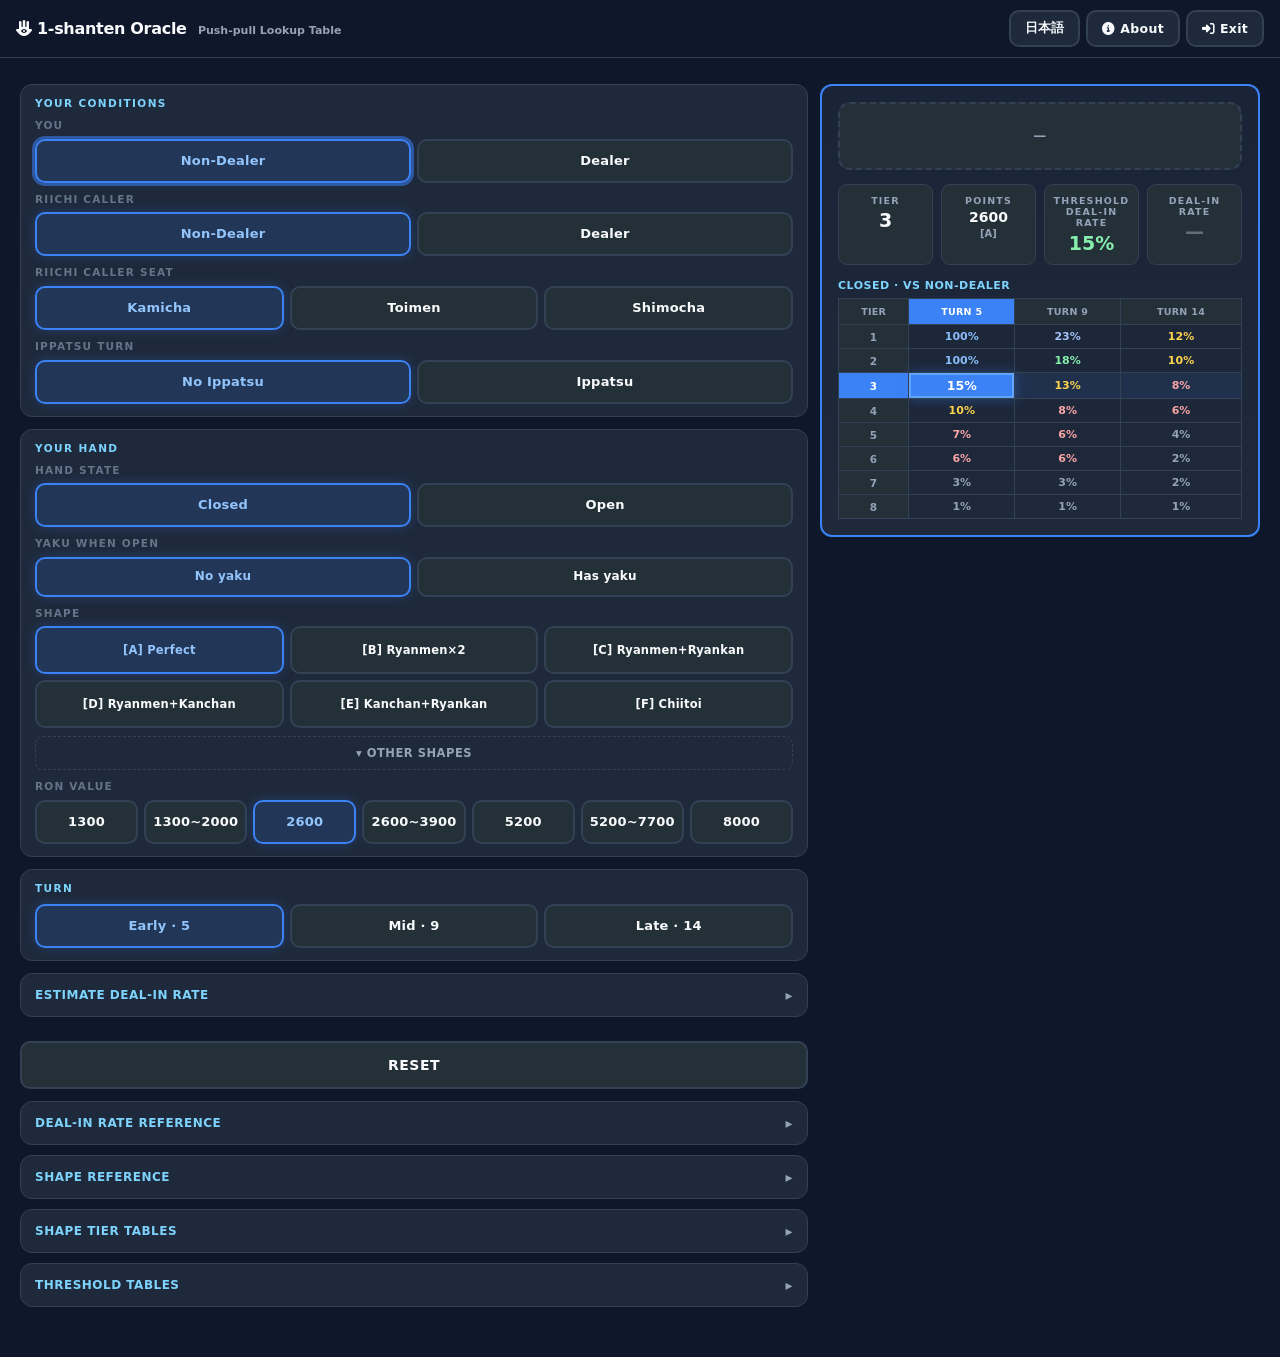
<file: oracle.html>
<!DOCTYPE html>
<html lang="en">

<head>
  <meta charset="UTF-8">
  <meta name="viewport" content="width=device-width, initial-scale=1.0, maximum-scale=1.0, user-scalable=no">
  <meta name="theme-color" content="#0f172a">
  <link rel="icon" type="image/x-icon" href="favicon.ico">
  <link rel="stylesheet" href="https://cdnjs.cloudflare.com/ajax/libs/font-awesome/6.7.2/css/all.min.css">
  <title>1-shanten Oracle</title>
  <style>
    :root {
      --bg: #0f172a;
      --panel: #1e293b;
      --panel2: #243038;
      --border: #334155;
      --text: #f8fafc;
      --muted: #94a3b8;
      --green: #22c55e;
      --red: #ef4444;
      --blue: #3b82f6;
      --amber: #f59e0b;
    }

    * {
      box-sizing: border-box;
      -webkit-tap-highlight-color: transparent;
    }

    html,
    body {
      margin: 0;
      padding: 0;
      background: var(--bg);
      color: var(--text);
      font-family: system-ui, -apple-system, 'Segoe UI', Roboto, Helvetica, Arial, sans-serif;
      -webkit-font-smoothing: antialiased;
      font-size: 14px;
    }

    body {
      overflow-x: hidden;
    }

    button {
      font-family: inherit;
      color: inherit;
    }

    .topbar {
      position: fixed;
      top: 0;
      left: 0;
      right: 0;
      background: var(--bg);
      z-index: 100;
      border-bottom: 1px solid var(--border);
      transition: transform .25s ease;
    }

    .topbar.hidden {
      transform: translateY(-100%);
    }

    .topbar-inner {
      max-width: 640px;
      margin: 0 auto;
      padding: 8px 12px;
      display: flex;
      align-items: center;
      justify-content: space-between;
      gap: 8px;
    }

    .app-title {
      font-size: 14px;
      font-weight: 800;
      letter-spacing: -.3px;
      flex: 1;
      min-width: 0;
      overflow: hidden;
      text-overflow: ellipsis;
      white-space: nowrap;
    }

    .app-sub-title {
      font-weight: 600;
      color: var(--muted);
      font-size: 11px;
      margin-left: 6px;
      letter-spacing: 0;
    }

    .topbar-actions {
      display: flex;
      gap: 6px;
      flex-shrink: 0;
    }

    .lang-btn {
      padding: 8px 14px;
      font-size: 12.5px;
      font-weight: 700;
      background: var(--panel);
      border: 2px solid var(--border);
      border-radius: 10px;
      cursor: pointer;
      transition: all .14s;
      letter-spacing: .3px;
    }

    .lang-btn:hover {
      border-color: #64748b;
      background: var(--panel2);
      transform: translateY(-1px);
    }

    .app {
      max-width: 640px;
      margin: 0 auto;
      padding: 70px 10px 40px;
    }

    .section {
      background: var(--panel);
      border: 1px solid var(--border);
      border-radius: 12px;
      padding: 12px 14px;
      margin-bottom: 10px;
    }

    .section-title {
      font-size: 10.5px;
      font-weight: 800;
      text-transform: uppercase;
      letter-spacing: 1.4px;
      color: #7dd3fc;
      margin-bottom: 10px;
    }

    .btn-row {
      display: flex;
      flex-wrap: wrap;
      gap: 6px;
    }

    .btn {
      flex: 1 1 0;
      min-width: 0;
      padding: 11px 8px;
      min-height: 44px;
      background: var(--panel2);
      border: 2px solid var(--border);
      border-radius: 10px;
      font-size: 12.5px;
      font-weight: 800;
      letter-spacing: .2px;
      cursor: pointer;
      transition: .12s;
      display: flex;
      align-items: center;
      justify-content: center;
      text-align: center;
      line-height: 1.2;
      white-space: nowrap;
      overflow: hidden;
    }

    .btn:hover {
      border-color: #64748b;
      background: #2f3f52;
    }

    .btn.selected {
      border-color: var(--blue);
      background: rgba(59, 130, 246, .15);
      color: #93c5fd;
      box-shadow: 0 0 12px rgba(59, 130, 246, .25);
    }

    .btn:disabled {
      opacity: .35;
      cursor: not-allowed;
    }

    .btn.selected:disabled {
      opacity: .75;
      cursor: default;
    }

    #catRow {
      display: grid;
      grid-template-columns: 1fr 1fr;
      gap: 6px;
    }

    #catRow .btn {
      font-size: 11.5px;
      padding: 10px 6px;
    }

    #shapeRow {
      display: grid;
      grid-template-columns: 1fr 1fr;
      gap: 6px;
    }

    #shapeRow .btn {
      font-size: 11.5px;
      padding: 10px 6px;
      min-height: 48px;
    }

    #otherShapesRow {
      display: grid;
      grid-template-columns: 1fr 1fr;
      gap: 6px;
      margin-top: 6px;
    }

    #otherShapesRow .btn {
      font-size: 11px;
      padding: 9px 6px;
      min-height: 44px;
    }

    #otherShapesRow.hidden {
      display: none;
    }

    #otherToggle {
      margin-top: 8px;
      width: 100%;
      padding: 9px 12px;
      background: transparent;
      border: 1px dashed var(--border);
      border-radius: 8px;
      color: var(--muted);
      font-size: 11.5px;
      font-weight: 800;
      letter-spacing: .5px;
      cursor: pointer;
      text-transform: uppercase;
      transition: .12s;
    }

    #otherToggle:hover {
      color: #93c5fd;
      border-color: var(--blue);
    }

    .subtle {
      font-size: 11.5px;
      color: var(--muted);
      margin-top: 8px;
      line-height: 1.4;
      min-height: 16px;
    }

    .suji-control {
      display: flex;
      gap: 8px;
      align-items: center;
      justify-content: center;
      margin-bottom: 10px;
    }

    .suji-big-btn {
      width: 76px;
      height: 76px;
      font-size: 34px;
      font-weight: 900;
      line-height: 1;
      background: var(--panel2);
      border: 2px solid var(--border);
      border-radius: 14px;
      cursor: pointer;
      transition: .1s;
      display: flex;
      align-items: center;
      justify-content: center;
      user-select: none;
      -webkit-user-select: none;
    }

    .suji-big-btn:hover {
      border-color: #64748b;
      background: #2f3f52;
    }

    .suji-big-btn:active {
      background: rgba(59, 130, 246, .25);
      border-color: var(--blue);
      transform: scale(.96);
    }

    .suji-big-btn:disabled {
      opacity: .3;
      cursor: not-allowed;
      transform: none;
    }

    .suji-display {
      flex: 1;
      text-align: center;
      font-size: 60px;
      font-weight: 900;
      line-height: 1;
      font-variant-numeric: tabular-nums;
      user-select: none;
      -webkit-user-select: none;
    }

    .suji-grid {
      display: grid;
      grid-template-columns: repeat(7, 1fr);
      gap: 4px;
    }

    .suji-btn {
      padding: 9px 0;
      min-height: 38px;
      background: var(--panel2);
      border: 2px solid var(--border);
      border-radius: 7px;
      color: var(--text);
      font-size: 13.5px;
      font-weight: 800;
      font-variant-numeric: tabular-nums;
      cursor: pointer;
      transition: .1s;
    }

    .suji-btn:hover {
      border-color: #64748b;
    }

    .suji-btn.selected {
      border-color: var(--blue);
      background: rgba(59, 130, 246, .2);
      color: #93c5fd;
    }

    .cond-row {
      margin-bottom: 10px;
    }

    .cond-row:last-child {
      margin-bottom: 0;
    }

    .cond-label {
      font-size: 10.5px;
      font-weight: 800;
      text-transform: uppercase;
      letter-spacing: 1.2px;
      color: #64748b;
      margin-bottom: 6px;
      line-height: 1.3;
    }

    #yakuRow {
      width: 100%;
      transition: opacity .15s;
    }

    #yakuRow.disabled {
      opacity: .4;
    }

    #yakuRow .btn {
      font-size: 10.5px;
      padding: 9px 3px;
      min-height: 40px;
      white-space: normal;
      line-height: 1.15;
    }

    #scoreRow {
      display: grid;
      grid-template-columns: repeat(4, 1fr);
      gap: 6px;
    }

    #scoreRow .btn {
      font-size: 12px;
      padding: 10px 3px;
      min-height: 44px;
      font-variant-numeric: tabular-nums;
    }

    #scoreRow .btn.pinfu-disabled {
      opacity: .3;
    }

    .result-section {
      border: 2px solid var(--blue);
      background: linear-gradient(180deg, #1a2438 0%, #1e293b 100%);
      padding: 16px;
    }

    .verdict {
      text-align: center;
      padding: 16px 12px;
      margin-bottom: 14px;
      border-radius: 12px;
      font-size: 28px;
      font-weight: 900;
      letter-spacing: .5px;
      line-height: 1.2;
    }

    .verdict.push {
      background: rgba(34, 197, 94, .15);
      color: #86efac;
      border: 2px solid #16a34a;
      text-shadow: 0 0 20px rgba(34, 197, 94, .4);
    }

    .verdict.pull {
      background: rgba(239, 68, 68, .15);
      color: #fca5a5;
      border: 2px solid #dc2626;
      text-shadow: 0 0 20px rgba(239, 68, 68, .4);
    }

    .verdict.iron-push {
      background: rgba(34, 197, 94, .22);
      color: #4ade80;
      border: 2px solid #22c55e;
      text-shadow: 0 0 30px rgba(34, 197, 94, .65), 0 0 60px rgba(34, 197, 94, .3);
      box-shadow: 0 0 24px rgba(34, 197, 94, .25);
    }

    .verdict.iron-pull {
      background: rgba(239, 68, 68, .22);
      color: #f87171;
      border: 2px solid #ef4444;
      text-shadow: 0 0 30px rgba(239, 68, 68, .65), 0 0 60px rgba(239, 68, 68, .3);
      box-shadow: 0 0 24px rgba(239, 68, 68, .25);
    }

    .verdict.borderline {
      background: rgba(245, 158, 11, .15);
      color: #fcd34d;
      border: 2px solid #d97706;
      text-shadow: 0 0 20px rgba(245, 158, 11, .4);
    }

    .verdict.empty {
      background: var(--panel2);
      border: 2px dashed var(--border);
      color: var(--muted);
      font-size: 13px;
      font-weight: 700;
      padding: 24px 12px;
    }

    .verdict-sub {
      display: block;
      font-size: 12px;
      font-weight: 700;
      opacity: .8;
      letter-spacing: .5px;
      margin-top: 4px;
    }

    .verdict-mawashi {
      display: block;
      font-size: 10.5px;
      color: #94a3b8;
      margin-top: 6px;
      letter-spacing: .3px;
      font-weight: 600;
    }

    .stat-grid {
      display: grid;
      grid-template-columns: 1fr 1fr;
      gap: 8px;
      margin-bottom: 14px;
    }

    .stat {
      background: var(--panel2);
      border: 1px solid var(--border);
      border-radius: 9px;
      padding: 10px 8px;
      text-align: center;
    }

    .stat-label {
      font-size: 9.5px;
      letter-spacing: 1.2px;
      text-transform: uppercase;
      color: var(--muted);
      font-weight: 800;
      margin-bottom: 4px;
      line-height: 1.2;
    }

    .stat-value {
      font-size: 19px;
      font-weight: 900;
      line-height: 1.1;
      font-variant-numeric: tabular-nums;
    }

    .stat-value.empty {
      opacity: .3;
    }

    .stat-sub {
      font-size: 10px;
      color: var(--muted);
      font-weight: 700;
      margin-top: 3px;
    }

    .modifier-indicator {
      font-size: 11px;
      color: #fbbf24;
      font-weight: 700;
      padding: 6px 10px;
      margin-bottom: 10px;
      background: rgba(251, 191, 36, .1);
      border-radius: 6px;
      border: 1px solid rgba(251, 191, 36, .3);
      display: flex;
      align-items: center;
      gap: 6px;
    }

    .tier-table {
      width: 100%;
      border-collapse: collapse;
      font-size: 11px;
      margin-top: 6px;
    }

    .tier-table th {
      background: var(--panel2);
      color: var(--muted);
      font-weight: 800;
      padding: 7px 3px;
      border: 1px solid var(--border);
      cursor: pointer;
      font-size: 9.5px;
      letter-spacing: .3px;
      text-transform: uppercase;
      line-height: 1.2;
      transition: background .12s, color .12s;
    }

    .tier-table th:hover {
      background: #2f3f52;
      color: var(--text);
    }

    .tier-table th.current {
      background: var(--blue);
      color: #fff;
    }

    .tier-table th.tier-col {
      cursor: default;
      background: var(--panel2);
      color: var(--muted);
    }

    .tier-table th.tier-col:hover {
      background: var(--panel2);
      color: var(--muted);
    }

    .tier-table td {
      padding: 5px 3px;
      border: 1px solid var(--border);
      font-weight: 800;
      text-align: center;
      font-variant-numeric: tabular-nums;
      font-size: 11px;
      cursor: pointer;
      transition: background .1s;
    }

    .tier-table td.tier-col {
      cursor: default;
      background: var(--panel2);
      color: var(--muted);
      font-size: 10.5px;
      letter-spacing: .3px;
    }

    .tier-table td:hover:not(.tier-col):not(.highlight-cell) {
      background: rgba(59, 130, 246, .08);
    }

    .tier-table tr.current td.tier-col {
      background: var(--blue);
      color: #fff;
    }

    .tier-table tr.current td {
      background: rgba(59, 130, 246, .10);
    }

    .tier-table td.highlight-cell {
      color: #fff !important;
      font-weight: 900;
      font-size: 12.5px;
      box-shadow: inset 0 0 0 2px #60a5fa, 0 0 12px rgba(59, 130, 246, .4);
    }

    .result-explainer {
      font-size: 12px;
      line-height: 1.6;
      color: #cbd5e1;
      padding: 10px 12px;
      border-radius: 9px;
      background: rgba(15, 23, 42, .6);
      border: 1px solid var(--border);
      margin-top: 12px;
    }

    .result-explainer b {
      color: #f8fafc;
    }

    .btn-reset {
      display: block;
      width: 100%;
      padding: 14px 16px;
      margin: 0 0 10px;
      background: var(--panel2);
      border: 2px solid var(--border);
      border-radius: 10px;
      color: var(--text);
      font-size: 14px;
      font-weight: 800;
      cursor: pointer;
      transition: .12s;
      letter-spacing: .5px;
      text-transform: uppercase;
    }

    .btn-reset:hover {
      border-color: #64748b;
      background: #2f3f52;
    }

    .btn-reset:active {
      transform: scale(.98);
      background: rgba(59, 130, 246, .15);
      border-color: var(--blue);
    }

    .btn-next-tile {
      display: block;
      width: 100%;
      padding: 12px 16px;
      margin-bottom: 10px;
      background: rgba(34, 197, 94, .12);
      border: 2px solid #16a34a;
      border-radius: 10px;
      color: #86efac;
      font-size: 13px;
      font-weight: 800;
      cursor: pointer;
      transition: .12s;
      letter-spacing: .5px;
      text-transform: uppercase;
    }

    .btn-next-tile:hover {
      background: rgba(34, 197, 94, .2);
    }

    .btn-next-tile.hidden {
      display: none;
    }

    details {
      background: var(--panel);
      border: 1px solid var(--border);
      border-radius: 12px;
      margin-bottom: 10px;
      overflow: hidden;
    }

    details[open] {
      padding-bottom: 12px;
    }

    details.deal-in-details[open] {
      border-color: var(--blue);
    }

    summary {
      padding: 13px 14px;
      cursor: pointer;
      list-style: none;
      font-size: 12px;
      font-weight: 800;
      letter-spacing: .5px;
      text-transform: uppercase;
      color: #7dd3fc;
      display: flex;
      align-items: center;
      justify-content: space-between;
    }

    summary::after {
      content: '▸';
      font-size: 14px;
      color: var(--muted);
      transition: transform .2s;
    }

    details[open] summary::after {
      transform: rotate(90deg);
    }

    summary::-webkit-details-marker {
      display: none;
    }

    .ref-body {
      padding: 0 14px;
    }

    .shape-ref-item {
      padding: 10px 0;
      border-bottom: 1px solid var(--border);
    }

    .shape-ref-item:last-child {
      border-bottom: none;
      padding-bottom: 0;
    }

    .shape-ref-title {
      font-size: 13px;
      font-weight: 800;
      margin-bottom: 3px;
      color: #f8fafc;
    }

    .shape-ref-title .shape-id {
      display: inline-block;
      background: var(--blue);
      color: #fff;
      padding: 1px 7px;
      border-radius: 5px;
      font-size: 11px;
      margin-right: 7px;
      letter-spacing: .3px;
    }

    .shape-ref-meta {
      font-size: 11.5px;
      color: var(--muted);
      line-height: 1.5;
    }

    .shape-ref-example {
      margin-top: 5px;
      font-family: ui-monospace, SFMono-Regular, Menlo, Consolas, monospace;
      font-size: 12px;
      color: #7dd3fc;
      background: rgba(59, 130, 246, .08);
      padding: 5px 8px;
      border-radius: 6px;
      letter-spacing: .2px;
      word-break: break-all;
    }

    .deal-in-table {
      width: 100%;
      border-collapse: collapse;
      font-size: 11px;
      margin: 8px 0;
    }

    .deal-in-table th {
      background: var(--panel2);
      color: var(--muted);
      font-weight: 800;
      padding: 5px 3px;
      border: 1px solid var(--border);
      font-size: 10px;
      letter-spacing: .4px;
    }

    .deal-in-table td {
      padding: 5px 3px;
      border: 1px solid var(--border);
      text-align: center;
      font-weight: 800;
      font-variant-numeric: tabular-nums;
    }

    .deal-in-table td:first-child {
      background: var(--panel2);
      color: #7dd3fc;
      font-size: 10.5px;
      white-space: nowrap;
    }

    /* Deal-in reference table: swap between full (desktop) and split (mobile) */
    .deal-in-split {
      display: none;
    }

    @media (max-width: 480px) {
      .deal-in-full {
        display: none;
      }

      .deal-in-split {
        display: block;
      }

      .deal-in-split .deal-in-table+.deal-in-table {
        margin-top: 12px;
      }

      .deal-in-table th,
      .deal-in-table td {
        padding: 6px 4px;
      }
    }

    .thresh-ref-table {
      width: 100%;
      border-collapse: collapse;
      font-size: 10px;
      margin-bottom: 10px;
    }

    .thresh-ref-table th {
      background: var(--panel2);
      color: var(--muted);
      font-weight: 800;
      padding: 3px 2px;
      border: 1px solid var(--border);
      font-size: 9px;
      line-height: 1.2;
    }

    .thresh-ref-table td {
      padding: 3px 2px;
      border: 1px solid var(--border);
      text-align: center;
      font-weight: 800;
      font-variant-numeric: tabular-nums;
    }

    .thresh-ref-table td:first-child {
      background: var(--panel2);
      color: var(--muted);
    }

    .thresh-ref-table td.empty-cell {
      color: #475569;
      font-weight: 400;
      opacity: .5;
    }

    .thresh-ref-table.flipped td {
      padding: 4px 2px;
      font-size: 10px;
      min-width: 55px;
    }

    .ref-subtitle {
      font-size: 11px;
      font-weight: 800;
      color: #7dd3fc;
      margin: 10px 0 6px;
      letter-spacing: .5px;
      text-transform: uppercase;
    }

    .shape-legend {
      display: flex;
      flex-wrap: wrap;
      gap: 4px 12px;
      font-size: 10px;
      color: var(--muted);
      margin-bottom: 6px;
      line-height: 1.4;
    }

    .shape-legend span b {
      color: #f8fafc;
      margin-right: 3px;
    }

    .ref-note {
      font-size: 10.5px;
      color: var(--muted);
      margin: 0 0 8px;
      line-height: 1.4;
      font-style: italic;
    }

    /* Shape Tier table — reduce min-width on mobile so the F column fits */
    @media (max-width: 480px) {
      .thresh-ref-table.flipped td {
        min-width: 34px;
        padding: 4px 1px;
        font-size: 9.5px;
      }

      .thresh-ref-table.flipped th {
        padding: 3px 1px;
        font-size: 8px;
        letter-spacing: 0;
      }

      .shape-legend {
        font-size: 9px;
        gap: 3px 8px;
      }
    }

    @media (max-width: 360px) {
      .thresh-ref-table.flipped td {
        min-width: 28px;
        padding: 3px 1px;
        font-size: 9px;
      }

      .thresh-ref-table.flipped th {
        padding: 2px 1px;
        font-size: 7.5px;
      }

      #scoreRow .btn {
       font-size:10px; 
      }

      #shapeRow .btn {
        font-size: 10px;
      }
    }

    /* =========================================================
   NARROW NAVBAR (≤ 530px)
   - Hide the inline subtitle so the title never truncates
   - Slightly tighten buttons / padding to buy more room
   ========================================================= */
    @media (max-width: 530px) {
      .topbar-inner {
        padding: 8px 10px;
        gap: 6px;
      }

      .app-title {
        font-size: 13px;
        letter-spacing: -.2px;
      }

      .app-sub-title {
        display: none;
      }

      .topbar-actions {
        gap: 4px;
      }

      .lang-btn {
        padding: 7px 9px;
        font-size: 11px;
        border-width: 2px;
      }
    }

    @media (min-width:720px) {
      .topbar-inner {
        max-width: 800px;
        padding: 10px 16px;
      }

      .app-title {
        font-size: 16px;
      }

      .app {
        max-width: 800px;
        padding: 80px 16px 40px;
      }

      .btn {
        font-size: 13px;
        padding: 12px 10px;
      }

      .suji-grid {
        grid-template-columns: repeat(10, 1fr);
      }

      .stat-grid {
        grid-template-columns: 1fr 1fr 1fr 1fr;
      }

      #catRow {
        grid-template-columns: repeat(3, 1fr);
      }

      #shapeRow {
        grid-template-columns: repeat(3, 1fr);
      }

      #otherShapesRow {
        grid-template-columns: repeat(3, 1fr);
      }

      #yakuRow .btn {
        font-size: 12px;
        padding: 10px 6px;
      }

      #scoreRow {
        grid-template-columns: repeat(7, 1fr);
      }

      #scoreRow .btn {
        font-size: 13px;
      }

      
    }

    /* Match index.html: compact modal padding on mobile only */
@media (max-width: 980px) {
  .modal-overlay {
    padding: 12px;
  }
  .modal-content {
    padding: 16px 16px;
    max-height: 90vh;
  }
}

    /* =========================================================
       DESKTOP TWO-COLUMN LAYOUT (≥1024px)
       ========================================================= */
    @media (min-width: 1024px) {
      .topbar-inner {
        max-width: 1280px;
      }

      .app {
        max-width: 1280px;
        padding: 84px 20px 40px;
      }

            .app-grid {
        display: grid;
        grid-template-columns: minmax(0, 1fr) minmax(380px, 440px);
        grid-template-areas:
          "conds    rightcol"
          "hand     rightcol"
          "turn     rightcol"
          "dealin   rightcol"
          "newtile  rightcol"
          "reset    rightcol"
          "appendix rightcol";
        gap: 12px;
        align-items: start;
      }

      .app-grid>* {
        margin: 0;
      }

      #condsSection {
        grid-area: conds;
      }

      #handSection {
        grid-area: hand;
      }

      #turnSection {
        grid-area: turn;
      }

      #dealinSection {
        grid-area: dealin;
      }

      #nextTileBtn {
        grid-area: newtile;
      }

      #resetBtn {
        grid-area: reset;
      }

      .appendix {
        grid-area: appendix;
      }

            .hamsa-section {
        grid-area: hamsa;
      }

            .results-column {
        grid-area: rightcol;
        align-self: start;
        position: sticky;
        top: 84px;
        max-height: calc(100vh - 100px);
        overflow-y: auto;
        display: flex;
        flex-direction: column;
        gap: 12px;
      }

      .results-column > * {
        margin: 0;
      }

      /* The wrapper handles stickiness now; the section flows normally inside */
      #resultSection {
        position: static;
        max-height: none;
        overflow-y: visible;
        align-self: auto;
      }
    }

    .modal-body {
      font-size: 13px;
      line-height: 1.65;
      color: #cbd5e1;
    }

    .modal-body h3 {
      color: #7dd3fc;
      font-size: 12px;
      margin: 14px 0 6px;
      font-weight: 800;
      text-transform: uppercase;
      letter-spacing: 1px;
    }

    .modal-body h3:first-child {
      margin-top: 0;
    }

    .modal-body p {
      margin: 0 0 8px;
    }

    .modal-body b {
      color: #f8fafc;
    }

    .modal-overlay {
      display: none;
      position: fixed;
      inset: 0;
      background: rgba(0, 0, 0, .62);
      z-index: 9999;
      align-items: center;
      justify-content: center;
      padding: 24px;
      backdrop-filter: blur(2px);
    }

    .modal-overlay.active {
      display: flex;
    }

    .modal-content {
      background: var(--panel);
      border: 1px solid var(--border);
      border-radius: 16px;
      padding: 22px 26px;
      max-width: 760px;
      width: 100%;
      max-height: 85vh;
      overflow-y: auto;
      box-shadow: 0 24px 60px rgba(0, 0, 0, .55);
    }

    .modal-header {
      display: flex;
      align-items: center;
      justify-content: space-between;
      margin-bottom: 4px;
    }

    .modal-header h2 {
      margin: 0;
      font-size: 20px;
      letter-spacing: -.3px;
    }

    .modal-close {
      background: transparent;
      border: none;
      color: var(--muted);
      font-size: 26px;
      cursor: pointer;
      line-height: 1;
      padding: 0;
      width: 30px;
      height: 30px;
      border-radius: 6px;
      transition: .12s;
    }

    .modal-close:hover {
      background: var(--panel2);
      color: var(--text);
    }

    .modal-desc {
      color: var(--muted);
      font-size: 12.5px;
      margin: 0 0 16px;
      line-height: 1.5;
    }

    .modal-prose {
      margin: 0 0 8px;
      line-height: 1.65;
    }

    .modal-prose h4 {
      color: #cbd5e1;
      font-size: 12px;
      margin: 12px 0 6px;
      font-weight: 800;
      letter-spacing: .5px;
      text-transform: none;
    }

    .modal-prose ul {
      margin: 4px 0 8px;
      padding-left: 20px;
    }

    .modal-prose li {
      margin-bottom: 6px;
      line-height: 1.55;
    }

    .modal-prose i {
      color: #e2e8f0;
    }

    .modal-prose a {
      color: #738ad0;
      text-decoration: none;
    }

    .modal-prose a:hover {
      text-decoration: underline;
    }

    .btn:focus-visible,
    .suji-btn:focus-visible {
      outline: none;
      box-shadow: 0 0 0 3px rgba(59, 130, 246, .55);
      border-color: var(--blue);
    }

    .btn.shape-disabled {
      opacity: .35;
      cursor: not-allowed;
    }

         /* =========================================================
       hamsa — levitating hamsa
       ========================================================= */
    .hamsa-section {
      display: flex;
      justify-content: center;
      align-items: center;
      background: transparent;
      user-select: none;
      -webkit-user-select: none;
    }

    .hamsa-container {
      display: flex;
      flex-direction: column;
      align-items: center;
      justify-content: center;
      padding: 15px 26px;
      cursor: pointer;
      user-select: none;
      -webkit-user-select: none;
      touch-action: manipulation;
      -webkit-tap-highlight-color: transparent;
    }

    .hamsa {
      color: #f8f8f8fe;
      font-size: 90px;
      line-height: 1;
      display: inline-block;
      transform-origin: center center;
      will-change: transform;
      margin-top: 10px;
    }

    .hamsa i {
      display: block;
      pointer-events: none;
      -webkit-user-drag: none;
      user-select: none;
      transform-origin: center bottom;
    }

    .hamsa-shadow {
      width: 90px;
      height: 14px;
      margin-top: 16px;
      background: radial-gradient(ellipse at center,
        rgba(0, 0, 0, 0.744) 0%,
        rgba(0, 0, 0, 0.281) 45%,
        rgba(0, 0, 0, 0) 75%);
      border-radius: 50%;
      pointer-events: none;
      will-change: transform, opacity;
    }

    .hamsa-container.bounce .hamsa {
      animation: hamsaLevitate 6s ease-in-out 1;
    }

    .hamsa-container.bounce .hamsa i {
      animation: hamsaSquish 0.4s ease-out;
    }

    .hamsa-container.bounce .hamsa-shadow {
      animation: hamsaShadow 6s ease-in-out 1;
    }

    @keyframes hamsaLevitate {
      0%    { transform: translateY(0); }        /* start */
      12.5% { transform: translateY(-24px); }    /* bounce 1 — full height */
      25%   { transform: translateY(0); }        /* land */
      37.5% { transform: translateY(-12px); }    /* bounce 2 — half */
      50%   { transform: translateY(0); }        /* land */
      62.5% { transform: translateY(-6px); }     /* bounce 3 — half again */
      75%   { transform: translateY(0); }        /* land */
      87.5% { transform: translateY(-3px); }     /* bounce 4 — half again */
      100%  { transform: translateY(0); }        /* settle */
    }

    @keyframes hamsaSquish {
      0%   { transform: scaleY(1)    scaleX(1); }
      20%  { transform: scaleY(0.78) scaleX(1.16); }
      50%  { transform: scaleY(1.12) scaleX(0.90); }
      75%  { transform: scaleY(0.96) scaleX(1.03); }
      100% { transform: scaleY(1)    scaleX(1); }
    }

        @keyframes hamsaShadow {
      0%    { transform: scale(1);     opacity: 0.65; }   /* grounded */
      12.5% { transform: scale(0.70);  opacity: 0.30; }   /* icon at -24px */
      25%   { transform: scale(1);     opacity: 0.65; }   /* grounded */
      37.5% { transform: scale(0.85);  opacity: 0.48; }   /* icon at -12px */
      50%   { transform: scale(1);     opacity: 0.65; }   /* grounded */
      62.5% { transform: scale(0.925); opacity: 0.56; }   /* icon at -6px */
      75%   { transform: scale(1);     opacity: 0.65; }   /* grounded */
      87.5% { transform: scale(0.96);  opacity: 0.62; }   /* icon at -3px */
      100%  { transform: scale(1);     opacity: 0.65; }   /* grounded */
    }

    @media (max-width: 700px) {
      .hamsa {
        font-size: 90px;
      }
      .hamsa-shadow {
        width: 90px;
        margin-top: 6px;
      }
    }

     /* Mobile / tablet: hamsa moves to the bottom of the stack */
    @media (max-width: 1023px) {
      .app-grid {
        display: flex;
        flex-direction: column;
      }

      /* Wrapper is transparent to layout — its children act as direct
         flex items of .app-grid, so we can reorder them independently */
      .results-column {
        display: contents;
      }

      .hamsa-section {
        order: 100;   /* lands after appendix */
      }
    }
  </style>
</head>

<body>

  <header class="topbar" id="topbar">
    <div class="topbar-inner">
      <div class="app-title" id="appTitle">
        <span data-i18n="app.title-icon">1-shanten Oracle</span>
        <span class="app-sub-title" data-i18n="app.titleSub">Push-pull Lookup Table</span>
      </div>

      <div class="topbar-actions">
        <button class="lang-btn" id="langBtn">日本語</button>
        <button class="lang-btn" id="aboutBtn" data-i18n="home.about">About</button>
        <button class="lang-btn" id="linkBtn" data-i18n="home.link"
          onclick="document.location='index.html'">Home</button>
      </div>
    </div>
  </header>

  <div class="app">
    <main class="app-grid">

      <section class="section" id="condsSection">
        <div class="section-title" data-i18n="label.conditions">Your Conditions</div>
        <div class="cond-row">
          <div class="cond-label" data-i18n="label.you">You</div>
          <div class="btn-row" id="playerRow">
            <button class="btn" data-player="nondealer" data-i18n="role.nondealer">Non-Dealer</button>
            <button class="btn" data-player="dealer" data-i18n="role.dealer">Dealer</button>
          </div>
        </div>
        <div class="cond-row">
          <div class="cond-label" data-i18n="label.riichiRole">Riichi Caller</div>
          <div class="btn-row" id="riichiRoleRow">
            <button class="btn" data-riichi-role="nondealer" data-i18n="role.nondealer">Non-Dealer</button>
            <button class="btn" data-riichi-role="dealer" data-i18n="role.dealer">Dealer</button>
          </div>
        </div>
        <div class="cond-row">
          <div class="cond-label" data-i18n="label.riichiSeat">Riichi Caller Seat</div>
          <div class="btn-row" id="riichiSeatRow">
            <button class="btn" data-riichi-seat="kamicha" data-i18n="seat.kamicha">Kamicha</button>
            <button class="btn" data-riichi-seat="toimen" data-i18n="seat.toimen">Toimen</button>
            <button class="btn" data-riichi-seat="shimocha" data-i18n="seat.shimocha">Shimocha</button>
          </div>
        </div>

        <div class="cond-row">
          <div class="cond-label" data-i18n="label.ippatsu">Ippatsu Turn</div>
          <div class="btn-row" id="ippatsuRow">
            <button class="btn" data-ippatsu="no" data-i18n="ippatsu.no">No Ippatsu</button>
            <button class="btn" data-ippatsu="yes" data-i18n="ippatsu.yes">Ippatsu</button>
          </div>
        </div>
      </section>

      <section class="section" id="handSection">
        <div class="section-title" data-i18n="label.hand">Your Hand</div>
        <div class="cond-row">
          <div class="cond-label" data-i18n="label.handState">Hand State</div>
          <div class="btn-row" id="handRow">
            <button class="btn" data-hand="menzen" data-i18n="hand.menzen">Closed</button>
            <button class="btn" data-hand="fuuro" data-i18n="hand.fuuro">Open</button>
          </div>
        </div>
        <div class="cond-row" id="yakuRow">
          <div class="cond-label" data-i18n="label.yakuState">Yaku when open</div>
          <div class="btn-row" id="yakuRowBtns">
            <button class="btn" data-yaku="noyaku" data-i18n="yaku.noyaku">No yaku</button>
            <button class="btn" data-yaku="callable" data-i18n="yaku.callable">Has yaku</button>
          </div>
        </div>
        <div class="cond-row">
          <div class="cond-label" data-i18n="label.shape">Shape</div>
          <div id="shapeRow">
            <button class="btn" data-shape="Perfect" data-i18n="shapeA">[A] Perfect</button>
            <button class="btn" data-shape="Good*2" data-i18n="shapeB">[B] Ryanmen×2</button>
            <button class="btn" data-shape="Good+Ryankan" data-i18n="shapeC">[C] Ryanmen+Ryankan</button>
            <button class="btn" data-shape="Good+Kanchan" data-i18n="shapeD">[D] Ryanmen+Kanchan</button>
            <button class="btn" data-shape="Bad+Ryankan" data-i18n="shapeE">[E] Kanchan+Ryankan</button>
            <button class="btn" data-shape="Chiitoi" data-i18n="shapeF">[F] Chiitoi</button>
          </div>
          <button id="otherToggle">▾ <span data-i18n="shape.other">Other Shapes</span></button>
          <div id="otherShapesRow" class="hidden">
            <button class="btn" data-shape="BadHeadless" data-i18n="shape.o1">[C−] Bad Headless</button>
            <button class="btn" data-shape="MediocreHeadless" data-i18n="shape.o2">[C+] Mediocre Headless</button>
            <button class="btn" data-shape="BadKuttsuki" data-i18n="shape.o3">[C] Bad Kuttsuki</button>
            <button class="btn" data-shape="StandardHeadless" data-i18n="shape.o4">[A−] Standard Headless</button>
            <button class="btn" data-shape="StandardKuttsuki" data-i18n="shape.o5">[A] Standard Kuttsuki</button>
            <button class="btn" data-shape="GoodHeadless1" data-i18n="shape.o6">[S] Good Conjoined Headless</button>
            <button class="btn" data-shape="GoodHeadless2" data-i18n="shape.o7">[S] Ankou Headless</button>
            <button class="btn" data-shape="GoodKuttsuki" data-i18n="shape.o8">[S+] Good Kuttsuki</button>
          </div>
        </div>
        <div class="cond-row">
          <div class="cond-label">
            <span id="scoreLabelClosed" data-i18n="label.score">Ron value</span>
            <span id="scoreLabelOpen" data-i18n="label.scoreOpen" style="display:none;">Ron value (open)</span>
          </div>
          <div id="scoreRow"></div>
        </div>
      </section>

      <section class="section" id="turnSection">
        <div class="section-title" data-i18n="label.turn">Turn</div>
        <div class="btn-row" id="turnRow">
          <button class="btn" data-turn="5" data-i18n="turn.early">Early · 5</button>
          <button class="btn" data-turn="9" data-i18n="turn.mid">Mid · 9</button>
          <button class="btn" data-turn="14" data-i18n="turn.late">Late · 14</button>
        </div>
      </section>

      <details id="dealinSection" class="deal-in-details">
        <summary data-i18n="label.dealin">Estimate Deal-in Rate</summary>
        <div class="ref-body">
          <div class="cond-row">
            <div class="cond-label" data-i18n="label.category">Tile Category</div>
            <div id="catRow">
              <button class="btn" data-cat="Double musuji 4/5/6" data-i18n="cat.double">Double Musuji 4/5/6</button>
              <button class="btn" data-cat="Musuji 3/7" data-i18n="cat.m37">Musuji 3/7</button>
              <button class="btn" data-cat="Musuji 2/8" data-i18n="cat.m28">Musuji 2/8</button>
              <button class="btn" data-cat="Kata-musuji 4/5/6" data-i18n="cat.km">Kata-musuji 4/5/6</button>
              <button class="btn" data-cat="Musuji 1/9" data-i18n="cat.m19">Musuji 1/9</button>
              <button class="btn" data-cat="Suji 3/7" data-i18n="cat.s37">Suji 3/7</button>
              <button class="btn" data-cat="Suji 2/8" data-i18n="cat.s28">Suji 2/8</button>
              <button class="btn" data-cat="Suji 1/9" data-i18n="cat.s19">Suji 1/9</button>
              <button class="btn" data-cat="Naka-suji 4/5/6" data-i18n="cat.naka">Naka-suji 4/5/6</button>
            </div>
            <div class="subtle" id="catDesc" data-i18n="label.pickCat">Pick a category to compute the deal-in verdict.
            </div>
          </div>
          <div class="cond-row">
            <div class="cond-label" data-i18n="label.modifiers">Deal-in Modifiers</div>
            <div class="btn-row" id="modRow">
              <button class="btn" data-mod="dora" data-i18n="mod.dora">Dora</button>
              <button class="btn" data-mod="sotogawa" data-i18n="mod.sotogawa">Sotogawa</button>
              <button class="btn" data-mod="oneChance" data-i18n="mod.oneChance">1-chance</button>
              <button class="btn" data-mod="ankou" data-i18n="mod.ankou">Ankou</button>
            </div>
          </div>
          <div class="cond-row">
            <div class="cond-label" data-i18n="label.suji">Passed Suji</div>
            <div class="suji-control">
              <button class="suji-big-btn" id="sujiMinus" aria-label="Decrease">−</button>
              <div class="suji-display" id="sujiDisplay">0</div>
              <button class="suji-big-btn" id="sujiPlus" aria-label="Increase">+</button>
            </div>
            <div class="suji-grid" id="sujiGrid"></div>
          </div>
        </div>
      </details>
    <div class="results-column">
      <section class="section result-section" id="resultSection"></section>
      
    </div>
    <button class="btn-next-tile hidden" id="nextTileBtn">↻ <span data-i18n="action.newTile">New Tile</span></button>

    <button class="btn-reset" id="resetBtn" data-i18n="action.reset">Reset</button>

    <div class="appendix">
      <details>
        <summary data-i18n="ref.dealin">Deal-in Rate Reference</summary>
        <div class="ref-body" id="dealinRef"></div>
      </details>
      <details>
        <summary data-i18n="ref.shapes">Shape Reference</summary>
        <div class="ref-body" id="shapeRef"></div>
      </details>
      <details>
        <summary data-i18n="ref.shapeTier">Shape Tier Tables</summary>
        <div class="ref-body" id="shapeTierRef"></div>
      </details>
      <details>
        <summary data-i18n="ref.threshold">Threshold Tables</summary>
        <div class="ref-body" id="threshRef"></div>
      </details>
    </div>

    </main>

    <div id="aboutModal" class="modal-overlay">
      <div class="modal-content">
        <div class="modal-header">
          <h2 data-i18n="about.title">About</h2>
          <button class="modal-close" id="closeAbout" aria-label="Close">×</button>
        </div>
        <div class="modal-body">
          <h3 data-i18n="about.overview">Overview</h3>
          <p data-i18n="about.p1">…</p>
          <h3 data-i18n="about.howToUse">How to Use</h3>
          <div class="modal-prose" data-i18n="about.p2">…</div>
          <h3 data-i18n="about.sources">Sources and Methodology</h3>
          <p data-i18n="about.p4">…</p>
          <hr>
          <h3 data-i18n="about.credits">Credits</h3>
          <p data-i18n="about.p3">…</p>
        </div>
        <div class="hamsa-section" id="hamsaSection">
        <div class="hamsa-container" id="hamsaContainer">
          <div class="hamsa">
            <i class="fa-solid fa-hamsa"></i>
          </div>
          <div class="hamsa-shadow"></div>
        </div>
      </div>
        <!-- <img src="birb.png" alt="birb" style="max-width: 75px; margin-top: 12px;"> -->
      </div>
    </div>
  </div>

  <script>
    /* =========================================================
       TIER MAPS
       ========================================================= */
    const CLOSED_TIER_MAP = {
      'Perfect|4': 1,
      'Perfect|3': 2, 'Good*2|4': 2,
      'Perfect|2': 3, 'Good*2|3': 3, 'Good+Ryankan|4': 3,
      'Perfect|1': 4, 'Good*2|2': 4, 'Good+Ryankan|3': 4, 'Good+Kanchan|4': 4,
      'Good*2|1': 5, 'Good+Ryankan|2': 5, 'Bad+Ryankan|4': 5, 'Good+Kanchan|3': 5, 'Chiitoi|5': 5,
      'Bad+Ryankan|3': 6, 'Chiitoi|4': 6,
      'Good+Ryankan|1': 7, 'Good+Kanchan|2': 7, 'Bad+Ryankan|2': 7, 'Chiitoi|3': 7,
      'Good+Kanchan|1': 8, 'Bad+Ryankan|1': 8
    };

    const OPEN_TIER_MAP_ND_C = {
      'Perfect|4': 1, 'Good*2|4': 2,
      'Perfect|3': 3, 'Good+Ryankan|4': 3, 'Good+Kanchan|4': 4, 'Good*2|3': 4,
      'Perfect|2': 5, 'Good+Ryankan|3': 5, 'Good+Kanchan|3': 6, 'Bad+Ryankan|4': 5,
      'Perfect|1': 6, 'Good*2|2': 6,
      'Good*2|1': 7, 'Good+Ryankan|2': 7, 'Good+Kanchan|2': 8, 'Bad+Ryankan|3': 7,
      'Good+Ryankan|1': 8, 'Good+Kanchan|1': 9, 'Bad+Ryankan|2': 9, 'Bad+Ryankan|1': 10
    };

    const OPEN_TIER_MAP_ND_NC = {
      'Perfect|4': 2, 'Good*2|4': 3,
      'Perfect|3': 4, 'Good+Ryankan|4': 4, 'Good*2|3': 5, 'Good+Kanchan|4': 5,
      'Perfect|2': 6, 'Good+Ryankan|3': 6, 'Bad+Ryankan|4': 6,
      'Perfect|1': 7, 'Good*2|2': 7, 'Good+Kanchan|3': 7,
      'Good*2|1': 8, 'Good+Ryankan|2': 8, 'Bad+Ryankan|3': 8,
      'Good+Ryankan|1': 9, 'Good+Kanchan|2': 9, 'Good+Kanchan|1': 10, 'Bad+Ryankan|2': 10, 'Bad+Ryankan|1': 10
    };

    const OPEN_TIER_MAP_D_C = {
      'Perfect|4': 1, 'Good*2|4': 2,
      'Perfect|3': 3, 'Good+Ryankan|4': 3, 'Good*2|3': 4, 'Good+Kanchan|4': 4,
      'Perfect|2': 5, 'Good+Ryankan|3': 5, 'Bad+Ryankan|4': 5,
      'Perfect|1': 6, 'Good*2|2': 6, 'Good+Kanchan|3': 6,
      'Good*2|1': 8, 'Good+Ryankan|2': 8, 'Good+Kanchan|2': 9, 'Bad+Ryankan|3': 8,
      'Good+Ryankan|1': 9, 'Good+Kanchan|1': 10, 'Bad+Ryankan|2': 10, 'Bad+Ryankan|1': 11
    };

    const OPEN_TIER_MAP_D_NC = {
      'Perfect|4': 2, 'Good*2|4': 3,
      'Perfect|3': 4, 'Good+Ryankan|4': 4, 'Good*2|3': 5, 'Good+Kanchan|4': 5,
      'Perfect|2': 6,
      'Good+Ryankan|3': 7, 'Bad+Ryankan|4': 7,
      'Perfect|1': 8, 'Good*2|2': 8, 'Good+Kanchan|3': 8,
      'Good*2|1': 9, 'Good+Ryankan|2': 9, 'Bad+Ryankan|3': 9,
      'Good+Ryankan|1': 10, 'Good+Kanchan|2': 10, 'Good+Kanchan|1': 11, 'Bad+Ryankan|2': 11
    };

    /* =========================================================
       THRESHOLDS
       ========================================================= */
    const CLOSED_THRESHOLDS = {
      "VS Non-Dealer": {
        "Turn 5": { 1: 1.0, 2: 1.0, 3: 0.15, 4: 0.10, 5: 0.07, 6: 0.06, 7: 0.03, 8: 0.01 },
        "Turn 9": { 1: 0.23, 2: 0.18, 3: 0.13, 4: 0.08, 5: 0.06, 6: 0.06, 7: 0.03, 8: 0.01 },
        "Turn 14": { 1: 0.12, 2: 0.10, 3: 0.08, 4: 0.06, 5: 0.04, 6: 0.02, 7: 0.02, 8: 0.01 }
      },
      "VS Dealer": {
        "Turn 5": { 1: 1.0, 2: 0.15, 3: 0.10, 4: 0.07, 5: 0.05, 6: 0.04, 7: 0.02, 8: 0.01 },
        "Turn 9": { 1: 0.15, 2: 0.13, 3: 0.08, 4: 0.05, 5: 0.04, 6: 0.04, 7: 0.02, 8: 0.01 },
        "Turn 14": { 1: 0.05, 2: 0.05, 3: 0.04, 4: 0.03, 5: 0.02, 6: 0.02, 7: 0.01, 8: 0.00 }
      },
      "As Dealer": {
        "Turn 5": { 1: 1.0, 2: 1.0, 3: 1.0, 4: 1.0, 5: 0.22, 6: 0.13, 7: 0.09, 8: 0.05 },
        "Turn 9": { 1: 1.0, 2: 1.0, 3: 1.0, 4: 0.25, 5: 0.20, 6: 0.12, 7: 0.08, 8: 0.05 },
        "Turn 14": { 1: 0.24, 2: 0.20, 3: 0.17, 4: 0.13, 5: 0.10, 6: 0.09, 7: 0.07, 8: 0.04 }
      }
    };

    const OPEN_THRESHOLDS = {
      "VS Non-Dealer": {
        "Turn 5": { 1: 1.0, 2: 1.0, 3: 1.0, 4: 0.24, 5: 0.17, 6: 0.13, 7: 0.09, 8: 0.06, 9: 0.04, 10: 0.03, 11: 0.00 },
        "Turn 9": { 1: 1.0, 2: 1.0, 3: 0.24, 4: 0.21, 5: 0.14, 6: 0.12, 7: 0.08, 8: 0.06, 9: 0.04, 10: 0.03, 11: 0.00 },
        "Turn 14": { 1: 0.24, 2: 0.18, 3: 0.16, 4: 0.14, 5: 0.11, 6: 0.09, 7: 0.07, 8: 0.06, 9: 0.04, 10: 0.03, 11: 0.00 }
      },
      "VS Dealer": {
        "Turn 5": { 1: 1.0, 2: 1.0, 3: 1.0, 4: 0.18, 5: 0.11, 6: 0.09, 7: 0.07, 8: 0.04, 9: 0.03, 10: 0.02, 11: 0.00 },
        "Turn 9": { 1: 0.24, 2: 0.21, 3: 0.18, 4: 0.12, 5: 0.10, 6: 0.06, 7: 0.05, 8: 0.04, 9: 0.02, 10: 0.01, 11: 0.00 },
        "Turn 14": { 1: 0.16, 2: 0.10, 3: 0.09, 4: 0.07, 5: 0.06, 6: 0.05, 7: 0.04, 8: 0.03, 9: 0.02, 10: 0.01, 11: 0.00 }
      },
      "As Dealer": {
        "Turn 5": { 1: 1.0, 2: 1.0, 3: 1.0, 4: 1.0, 5: 1.0, 6: 1.0, 7: 1.0, 8: 1.0, 9: 0.14, 10: 0.10, 11: 0.07 },
        "Turn 9": { 1: 1.0, 2: 1.0, 3: 1.0, 4: 1.0, 5: 1.0, 6: 0.24, 7: 0.24, 8: 0.18, 9: 0.12, 10: 0.10, 11: 0.07 },
        "Turn 14": { 1: 1.0, 2: 1.0, 3: 0.30, 4: 0.26, 5: 0.20, 6: 0.18, 7: 0.14, 8: 0.13, 9: 0.10, 10: 0.10, 11: 0.07 }
      }
    };

    /* =========================================================
       DEAL-IN RATES
       ========================================================= */
    const DEAL_IN_RATES = {
      "Double musuji 4/5/6": { 0: 0.06, 1: 0.06, 2: 0.07, 3: 0.08, 4: 0.09, 5: 0.10, 6: 0.12, 7: 0.13, 8: 0.14, 9: 0.16, 10: 0.18, 11: 0.20, 12: 0.22, 13: 0.26 },
      "Musuji 3/7": { 0: 0.06, 1: 0.06, 2: 0.06, 3: 0.070, 4: 0.08, 5: 0.08, 6: 0.09, 7: 0.09, 8: 0.10, 9: 0.11, 10: 0.13, 11: 0.14, 12: 0.16, 13: 0.19, 14: 0.23 },
      "Musuji 2/8": { 0: 0.05, 1: 0.05, 2: 0.05, 3: 0.06, 4: 0.07, 5: 0.07, 6: 0.08, 7: 0.09, 8: 0.09, 9: 0.10, 10: 0.12, 11: 0.13, 12: 0.15, 13: 0.18, 14: 0.22 },
      "Kata-musuji 4/5/6": { 0: 0.03, 1: 0.03, 2: 0.04, 3: 0.05, 4: 0.05, 5: 0.06, 6: 0.07, 7: 0.07, 8: 0.08, 9: 0.09, 10: 0.10, 11: 0.12, 12: 0.14, 13: 0.15 },
      "Musuji 1/9": { 0: 0.03, 1: 0.03, 2: 0.04, 3: 0.05, 4: 0.06, 5: 0.06, 6: 0.07, 7: 0.07, 8: 0.08, 9: 0.09, 10: 0.10, 11: 0.12, 12: 0.14, 13: 0.15 },
      "Suji 3/7": { 0: 0.06, 1: 0.06, 2: 0.05, 3: 0.05, 4: 0.05, 5: 0.05, 6: 0.05, 7: 0.05, 8: 0.06, 9: 0.06, 10: 0.06, 11: 0.07, 12: 0.08, 13: 0.09 },
      "Suji 2/8": { 0: 0.04, 1: 0.04, 2: 0.04, 3: 0.04, 4: 0.04, 5: 0.04, 6: 0.04, 7: 0.04, 8: 0.04, 9: 0.04, 10: 0.05, 11: 0.05, 12: 0.06, 13: 0.07 },
      "Suji 1/9": { 0: 0.02, 1: 0.02, 2: 0.02, 3: 0.02, 4: 0.02, 5: 0.02, 6: 0.02, 7: 0.02, 8: 0.02, 9: 0.02, 10: 0.03, 11: 0.03, 12: 0.04, 13: 0.05 },
      "Naka-suji 4/5/6": { 0: 0.02, 1: 0.02, 2: 0.02, 3: 0.02, 4: 0.02, 5: 0.02, 6: 0.02, 7: 0.02, 8: 0.02, 9: 0.02, 10: 0.03, 11: 0.03, 12: 0.04, 13: 0.05 }
    };

    const RATE_BUCKETS = [
      { label: '< 5%', min: 0.00, max: 0.05, test: r => r < 0.05 },
      { label: '5 – 10%', min: 0.05, max: 0.10, test: r => r >= 0.05 && r < 0.10 },
      { label: '10 – 15%', min: 0.10, max: 0.15, test: r => r >= 0.10 && r < 0.15 },
      { label: '15 – 20%', min: 0.15, max: 0.20, test: r => r >= 0.15 && r < 0.20 },
      { label: '20 – 25%', min: 0.20, max: 0.25, test: r => r >= 0.20 && r < 0.25 },
      { label: '> 25%', min: 0.25, max: 1.00, test: r => r >= 0.25 }
    ];

    const MODIFIER_VALUES = {
      dora: +0.02,
      sotogawa: -0.05,
      oneChance: -0.03,
      ankou: +0.02
    };

    /* =========================================================
       SCORE MAPS: label -> { han, fu, pinfu }
       ========================================================= */
    const SCORE_MAP = {
      closedND: [
        { label: '1300', han: 1, fu: 40, pinfu: false },
        { label: '1300~2000', han: 2, fu: 30, pinfu: true },
        { label: '2600', han: 2, fu: 40, pinfu: false },
        { label: '2600~3900', han: 3, fu: 30, pinfu: true },
        { label: '5200', han: 3, fu: 40, pinfu: false },
        { label: '5200~7700', han: 4, fu: 30, pinfu: true },
        { label: '8000', han: 4, fu: 40, pinfu: false }
      ],
      closedD: [
        { label: '2000', han: 1, fu: 40, pinfu: false },
        { label: '2000~2900', han: 2, fu: 30, pinfu: true },
        { label: '3900', han: 2, fu: 40, pinfu: false },
        { label: '3900~5800', han: 3, fu: 30, pinfu: true },
        { label: '7700', han: 3, fu: 40, pinfu: false },
        { label: '7700~11600', han: 4, fu: 30, pinfu: true },
        { label: '12000', han: 4, fu: 40, pinfu: false }
      ],
      openND: [
        { label: '1000', han: 1, fu: 30, pinfu: false },
        { label: '1300', han: 1, fu: 40, pinfu: false },
        { label: '2000', han: 2, fu: 30, pinfu: false },
        { label: '2600', han: 2, fu: 40, pinfu: false },
        { label: '3900', han: 3, fu: 30, pinfu: false },
        { label: '5200', han: 3, fu: 40, pinfu: false },
        { label: '7700', han: 4, fu: 30, pinfu: false }
      ],
      openD: [
        { label: '1500', han: 1, fu: 30, pinfu: false },
        { label: '2000', han: 1, fu: 40, pinfu: false },
        { label: '2900', han: 2, fu: 30, pinfu: false },
        { label: '3900', han: 2, fu: 40, pinfu: false },
        { label: '5800', han: 3, fu: 30, pinfu: false },
        { label: '7700', han: 3, fu: 40, pinfu: false },
        { label: '11600', han: 4, fu: 30, pinfu: false }
      ],
      chiitoiND: [
        { label: '3200', han: 3, fu: 25, pinfu: false },
        { label: '6400', han: 4, fu: 25, pinfu: false },
        { label: '8000', han: 5, fu: 25, pinfu: false }
      ],
      chiitoiD: [
        { label: '4800', han: 3, fu: 25, pinfu: false },
        { label: '9600', han: 4, fu: 25, pinfu: false },
        { label: '12000', han: 5, fu: 25, pinfu: false }
      ]
    };

    const POINT_TABLE_BY_FU = {
      menzenND: {
        30: { 1: 1000, 2: 2000, 3: 3900, 4: 7700 },
        40: { 1: 1300, 2: 2600, 3: 5200, 4: 8000 },
        50: { 1: 1600, 2: 3200, 3: 6400, 4: 8000 }
      },
      menzenD: {
        30: { 1: 1500, 2: 2900, 3: 5800, 4: 11600 },
        40: { 1: 2000, 2: 3900, 3: 7700, 4: 12000 },
        50: { 1: 2400, 2: 4800, 3: 9600, 4: 12000 }
      },
      openND: {
        30: { 1: 1000, 2: 2000, 3: 3900, 4: 7700 },
        40: { 1: 1300, 2: 2600, 3: 5200, 4: 8000 }
      },
      openD: {
        30: { 1: 1500, 2: 2900, 3: 5800, 4: 11600 },
        40: { 1: 2000, 2: 3900, 3: 7700, 4: 12000 }
      }
    };
    const CHIITOI_POINTS = {
      nonDealer: { 3: 3200, 4: 6400, 5: 8000 },
      dealer: { 3: 4800, 4: 9600, 5: 12000 }
    };

    /* =========================================================
       SHAPE METADATA
       ========================================================= */
    const SHAPES = ['Perfect', 'Good*2', 'Good+Ryankan', 'Good+Kanchan', 'Bad+Ryankan', 'Chiitoi'];
    const SHAPE_IDS = { 'Perfect': 'A', 'Good*2': 'B', 'Good+Ryankan': 'C', 'Good+Kanchan': 'D', 'Bad+Ryankan': 'E', 'Chiitoi': 'F' };
    const SHAPE_INFO = {
      'Perfect': { en: 'Perfect', ja: '完全形', accept: 20, good: '100%', example: '123m234p788p2245s' },
      'Good*2': { en: 'Ryanmen ×2', ja: '両面×2', accept: 16, good: '100%', example: '123m456m22p45s78s3z' },
      'Good+Ryankan': { en: 'Ryanmen + Ryankan', ja: '両面＋リャンカン', accept: 16, good: '50%', example: '123m456m22z45s246p' },
      'Good+Kanchan': { en: 'Ryanmen + Kanchan', ja: '両面＋カンチャン', accept: 12, good: '33%', example: '123m456m11s45s68p5z' },
      'Bad+Ryankan': { en: 'Kanchan + Ryankan', ja: 'カンチャン＋リャンカン', accept: 12, good: '0%', example: '123m456m22z46s246p' },
      'Chiitoi': { en: 'Chiitoi', ja: '七対子', accept: 9, good: '0%', example: '22m55m33p88p22s1z5z' }
    };

    const OTHER_SHAPES = {
      'BadHeadless': { id: 'C-', baseShape: 'Good+Ryankan', tierOffset: 0, en: 'Bad Headless', ja: '悪いヘッドレス', accept: 16, good: '0%', example: '12368m3789p3678s' },
      'MediocreHeadless': { id: 'C+', baseShape: 'Good+Ryankan', tierOffset: 0, en: 'Mediocre Headless', ja: 'やや悪いヘッドレス', accept: 24, good: '25%', example: '12368m34789p678s' },
      'BadKuttsuki': { id: 'C', baseShape: 'Good+Ryankan', tierOffset: 0, en: 'Bad Kuttsuki', ja: '悪いくっつき', accept: 32, good: '25%', example: '12399m2p789p2678s' },
      'StandardHeadless': { id: 'A-', baseShape: 'Perfect', tierOffset: 0, en: 'Standard Headless', ja: '標準ヘッドレス', accept: 28, good: '43%', example: '12367m34p789p678s' },
      'StandardKuttsuki': { id: 'A', baseShape: 'Perfect', tierOffset: 0, en: 'Standard Kuttsuki', ja: '標準くっつき', accept: 40, good: '40%', example: '12399m3789p3678s' },
      'GoodHeadless1': { id: 'S', baseShape: 'Perfect', tierOffset: -1, en: 'Good Conjoined Headless', ja: '連続形ヘッドレス', accept: 33, good: '79%', example: '12345m34789p678s' },
      'GoodHeadless2': { id: 'S', baseShape: 'Perfect', tierOffset: -1, en: 'Ankou Headless', ja: '暗刻ヘッドレス', accept: 28, good: '100%', example: '12367m34999p678s' },
      'GoodKuttsuki': { id: 'S+', baseShape: 'Perfect', tierOffset: -1, en: 'Good Kuttsuki', ja: '良いくっつき', accept: 45, good: '53%', example: '12399m3789p5678s' }
    };

    /* =========================================================
       I18N
       ========================================================= */
    const I18N = {
      en: {
        'home.link': '<i class="fa-solid fa-right-to-bracket"></i> Exit',
        'home.about': '<i class="fa-solid fa-circle-info"></i> About',
        'app.title': '1-shanten Oracle',
        'app.title-icon': '<i class="fa-solid fa-hamsa"></i> 1-shanten Oracle',
        'app.titleSub': 'Push-pull Lookup Table',
        'app.fullTitle': '1-shanten Oracle',
        'label.turn': 'Turn',
        'turn.early': 'Early · 5', 'turn.mid': 'Mid · 9', 'turn.late': 'Late · 14',
        'label.category': 'Tile Category',
        'label.pickCat': 'Pick a category to compute the deal-in verdict.',
        'cat.double': 'Double Musuji 4/5/6', 'cat.m37': 'Musuji 3/7', 'cat.m28': 'Musuji 2/8',
        'cat.km': 'Kata-musuji 4/5/6', 'cat.m19': 'Musuji 1/9',
        'cat.s37': 'Suji 3/7', 'cat.s28': 'Suji 2/8', 'cat.s19': 'Suji 1/9',
        'cat.naka': 'Naka-suji 4/5/6',
        'catdesc.double': '4, 5, or 6 — double non-suji',
        'catdesc.m37': '3 or 7 — non-suji',
        'catdesc.m28': '2 or 8 — non-suji',
        'catdesc.km': 'Middle tile — half suji',
        'catdesc.m19': 'Terminal — non-suji',
        'catdesc.s37': '3 or 7 — suji',
        'catdesc.s28': '2 or 8 — suji',
        'catdesc.s19': '1 or 9 — suji',
        'catdesc.naka': '4, 5, or 6 — naka-suji',
        'role.vsND': 'VS Non-Dealer', 'role.vsD': 'VS Dealer', 'role.asD': 'As Dealer',
        'label.suji': 'Passed Suji',
        'label.modifiers': 'Deal-in Modifiers',
        'label.dealin': 'Estimate Deal-in Rate',
        'mod.dora': 'Dora', 'mod.sotogawa': 'Sotogawa',
        'mod.oneChance': '1-chance', 'mod.ankou': 'Ankou / Ankou-suji',
        'label.conditions': 'Your Conditions',
        'label.handState': 'Hand State',
        'label.yakuState': 'Yaku when open',
        'yaku.noyaku': 'No yaku',
        'label.scoreOpen': 'Ron value (when open)',
        'yaku.callable': 'Has yaku',
        'hand.menzen': 'Closed', 'hand.fuuro': 'Open',
        'label.you': 'You',
        'role.dealer': 'Dealer', 'role.nondealer': 'Non-Dealer',
        'label.riichiRole': 'Riichi Caller',
        'label.riichiSeat': 'Riichi Caller Seat',
        'seat.kamicha': 'Kamicha', 'seat.toimen': 'Toimen', 'seat.shimocha': 'Shimocha',
        'label.ippatsu': 'Ippatsu Turn',
        'ippatsu.no': 'No Ippatsu',
        'ippatsu.yes': 'Ippatsu',
        'ref.ippatsu': 'Ippatsu',
        'result.ippatsuNdNote': 'Ippatsu: non-dealer riichi — VS Dealer threshold chart applied',
        'result.ippatsuDealerNote': 'Ippatsu: dealer riichi — hand treated 2 tiers weaker',
        'result.ippatsuAsDealerNote': 'Ippatsu: non-dealer riichi (as dealer) — hand treated 1 tier weaker',
        'result.pinfuNote': 'Pinfu value or Tenpane (50 fu) — threshold is averaged between the two adjacent tiers',
        'result.tenpaneNote': 'Assumed tenpane (40 fu) — threshold weighted slightly toward the higher tier',
        'result.callableNote': 'Closed hand with yaku when opened — evaluated on the open-hand chart, 1.5 tiers better (average of 1 and 2 tiers up)',
        'label.hand': 'Your Hand', 'label.shape': 'Shape',
        'label.score': 'Ron value',
        'shapeA': '[A] Perfect', 'shapeB': '[B] Ryanmen×2', 'shapeC': '[C] Ryanmen+Ryankan',
        'shapeD': '[D] Ryanmen+Kanchan', 'shapeE': '[E] Kanchan+Ryankan', 'shapeF': '[F] Chiitoi',
        'shape.other': 'Other Shapes',
        'shape.o1': '[C−] Bad Headless', 'shape.o2': '[C+] Mediocre Headless',
        'shape.o3': '[C] Bad Kuttsuki',
        'shape.o4': '[A−] Standard Headless', 'shape.o5': '[A] Standard Kuttsuki',
        'shape.o6': '[S] Good Conjoined Headless', 'shape.o7': '[S] Ankou Headless',
        'shape.o8': '[S+] Good Kuttsuki',
        'action.reset': 'Reset',
        'action.newTile': 'New Tile',
        'verdict.selectCat': 'Select a tile category to compute',
        'verdict.empty': '—',
        'verdict.ironPush': 'IRON PUSH',
        'verdict.push': 'PUSH',
        'verdict.pull': 'PULL',
        'verdict.ironPull': 'IRON PULL',
        'verdict.borderline': 'BORDERLINE',
        'verdict.leanPush': 'slightly favors PUSH',
        'verdict.leanPull': 'slightly favors PULL',
        'verdict.leanBoth': 'either way',
        'verdict.mawashi': 'Consider mawashi too',
        'stat.tier': 'Tier', 'stat.threshold': 'Threshold Deal-in Rate',
        'stat.dealin': 'Deal-in Rate', 'stat.points': 'Points',
        'table.tier': 'Tier', 'table.turn5': 'Turn 5', 'table.turn9': 'Turn 9', 'table.turn14': 'Turn 14',
        'explain.ironPush': 'Deal-in well below Threshold → <b>IRON PUSH</b>',
        'explain.push': 'Deal-in ≤ Threshold Deal-in Rate → <b>PUSH</b>',
        'explain.pull': 'Deal-in above Threshold → <b>PULL</b>',
        'explain.ironPull': 'Deal-in well above Threshold → <b>IRON PULL</b>',
        'explain.borderline': 'Deal-in is very close to Threshold — both answers are acceptable.',
        'explain.always': 'Threshold is 100% — always push.',
        'result.modifiersApplied': 'Modifiers applied:',
        'ref.shapes': 'Shape Reference',
        'ref.dealin': 'Deal-in Rate Reference',
        'ref.shapeTier': 'Shape Tier Tables',
        'ref.threshold': 'Threshold Tables',
        'ref.accept': 'Tile acceptance', 'ref.good': 'Good wait rate',
        'ref.example': 'Example',
        'ref.tiles': '{n} tiles',
        'ref.minSuji': 'Minimum passed sujis',
        'ref.modifiers': 'Modifiers',
        'ref.modifierName': 'Modifier',
        'ref.modifierValue': 'Effect on Rate',
        'ref.menzen': 'Closed (Dealer / Non-Dealer)',
        'ref.fuuro': 'Open (Dealer / Non-Dealer)',
        'ref.vsND': 'VS Non-Dealer', 'ref.vsD': 'VS Dealer', 'ref.asD': 'As Dealer',
        'ref.open': 'Open',
        'ref.closed': 'Closed',
        'ref.menzenND': 'Closed · VS Non-Dealer',
        'ref.menzenD': 'Closed · As Dealer',
        'ref.ndC': 'Open · VS Non-Dealer · Kamicha Riichi',
        'ref.ndNC': 'Open · VS Non-Dealer · Not Kamicha Riichi',
        'ref.dC': 'Open · As Dealer · Kamicha Riichi',
        'ref.dNC': 'Open · As Dealer · Not Kamicha Riichi',
        'ref.tier': 'Tier',
        'ref.pointsNote': 'Values shown are the hand\'s ron value at each (shape, tier) combination.',
        'ref.otherShapes': 'Other Shapes',
        'ref.baseTier': 'Base tier',
        'lang': '日本語',
        'about.title': 'About',
        'about.overview': 'Overview',
        'about.p1': 'A portable reference tool for push/pull decisions with 1-shanten hands. Set your conditions, hand shape, ron value, and turn to look up the <b>threshold deal-in rate</b> for your hand. This threshold represents the maximum estimated deal-in rate at which pushing is considered worthwhile. You can also expand <b>Estimate Deal-in Rate</b> to select a tile category, apply deal-in modifiers, and enter the number of passed suji to get a PUSH/PULL recommendation. The tool is primarily intended for push/pull decisions in flat point standings.',
        'about.howToUse': 'How the System Works',
        'about.p2': 'The reference system uses two tables to establish a baseline for push/pull decisions.<h4>1. Determine the hand tier</h4>The <b>Shape Tier Table</b> assigns a tier according to the hand\'s shape and ron value. The appropriate table depends on whether you are the dealer or non-dealer and whether your hand is closed or open. For open hands, the table also depends on whether the player to your left (kamicha) has declared riichi, since this creates more opportunities to call chii and makes pushing slightly more favorable.<br><br>The tier reflects the hand\'s inherent value, including relevant yaku and dora.<h4>2. Find the threshold deal-in rate</h4>The <b>Threshold Table</b> maps the hand tier and the current turn to a threshold deal-in rate (<b>T</b>). This is the reference point for deciding whether pushing is worthwhile. Compare T with the estimated deal-in rate (<b>R</b>) of the tile you are considering discarding: pushing is favored when R is at or below T, while folding is favored when R is above T.<h4>Estimating Intermediate Turns</h4>The Threshold Table provides values for turns 5, 9, and 14. To estimate a threshold for an intermediate turn, you can interpolate between the values for the two nearest listed turns. For example, turn 7 is halfway between turns 5 and 9, so you can use the average of their threshold values. For turns that fall elsewhere between the listed turns, adjust the estimate proportionally to the turn\'s position between them.<h4>Special cases</h4>Some situations require additional adjustments to the hand tier or threshold. These include hands that can be opened while retaining a valid yaku, non-standard 1-shanten shapes, intermediate hand values caused by pinfu or additional fu, and the ippatsu turn. <h4>Additional Details</h4>The following rules explain adjustments applied in less straightforward cases and may also be useful when consulting the tables manually:<ul><li><b>Open hands against a Kamicha riichi:</b> A separate Shape Tier Table is used when Kamicha has declared riichi, accounting for the increased opportunity to call chii from their discards.</li><li><b>Closed hands with a valid yaku when opened:</b> If a closed hand has a valid yaku when opened, it is evaluated using the open-hand table. Its value is classified according to its open-hand ron value, then moved up 1.5 tiers (averaged between one and two tiers up) to reflect the more favorable push conditions.</li><li><b>Non-standard 1-shanten shapes:</b> The Kuttsuki and Headless shapes classified as [S] tier use [A] Perfect as their base tier, adjusted upward by one tier.</li><li><b>Intermediate hand values (pinfu and 50-fu closed hands):</b> Hands capable of scoring pinfu are displayed with a range of possible point values (e.g., 1300–2000). Closed hands at 50 fu are handled in the same way. In both cases, the threshold is calculated as the average of the thresholds for the two adjacent tiers.</li><li><b>Intermediate hand values (40-fu open hands):</b> Open hands at 40 fu are displayed with their corresponding point values (e.g., 1300, 2600, or 5200). Their thresholds are interpolated between the base tier and the next better tier, with just 30% weight toward the higher tier.</li><li><b>Ippatsu turn:</b> When the ippatsu option is enabled, the threshold is adjusted according to your role and the riichi opponent\'s role:<ul><li><b>Non-dealer riichi vs. non-dealer player:</b> The <b>VS Dealer</b> threshold chart is used at the same tier, reflecting the increased scoring threat.</li><li><b>Non-dealer riichi vs. dealer player:</b> The <b>VS Dealer</b> threshold chart is used, with the hand treated as one tier weaker.</li><li><b>Dealer riichi vs. non-dealer player:</b> The <b>As Dealer</b> threshold chart is used, with the hand treated as one tier weaker.</li></ul></li></ul>',
        'about.sources': 'Sources and Methodology',
        'about.p4': 'The hand-shape tiers and threshold values are adapted from Unimaru\'s push/fold framework for 1-shanten hands, detailed in Chapters 22–24 of his book "<i>Unimaru-shiki Winning Mahjong with Theory</i>" 『うに丸式 セオリーで勝つ麻雀』 along with his YouTube videos on this subject. The framework draws on simulation data from "<i>New: Scientific Mahjong</i>"『新・科学する麻雀』  and references "<i>Statistical Mahjong Strategy</i>"『統計学のマージャン戦術』. The app\'s deal-in rate estimates are also adapted from Miinin\'s SMS book.<br><h4>Source-Based Rules and My Own Estimates</h4><ul><li><b>Pinfu interpolation:</b> The method of estimating thresholds between adjacent tiers for pinfu hands follows Unimaru\'s own explanation.</li><li><b>Ippatsu:</b> The adjustment against a non-dealer riichi follows Unimaru\'s explanation. The adjustments against a dealer riichi and in situations where you are the dealer are my own estimates.</li><li><b>Closed hands with a valid yaku when opened:</b> The adjustment Unimaru suggested in his book was to increase it by 1 tier, but I felt that underestimates the potential value of the hand when comparing it to its closed hand counterpart. Comparing the data I thought it would be too much to increase it by 2 tiers up but too low for just settle for a 1 tier increase. So I estimated it as an in-between value between the two as a 1.5 tiers increase taking the average of 2 tiers up and 1 tier up the inital tier. </li><li><b>Ryanmen + Kanchan:</b> This shape was not included in Unimaru\'s tables because the original dataset from "New: Scientific Mahjong" had no data regarding this shape. Its classification in this app is therefore an estimate.</li><li><b>Tenpane adjustments (40-fu open hands and 50-fu closed hands):</b> For 40-fu open hands, thresholds are interpolated between adjacent tiers, with 70% weight given to the base tier and 30% to the next-better tier. For 50-fu closed hands, the threshold is averaged between adjacent tiers, as with pinfu. Both methods are my own estimates, not derived from the original data.</li></ul><b>Please treat the results as reference guidance, not definitive advice.</b> The model is intended primarily for push/fold decisions in flat point standings and does not account for every factor that may matter in a real game.',
        'about.credits': 'Credits',
        'about.p3': 'App design and development: kakino_tea<br>X: <a style="color:#738ad0" href="https://x.com/mican8saku" target="_blank" rel="noopener noreferrer">@mican8saku</a>',

      },
      ja: {
        'home.link': '<i class="fa-solid fa-right-to-bracket"></i> 戻る',
        'home.about': '<i class="fa-solid fa-circle-info"></i> このアプリについて',
        'app.title': 'イーシャンテン オラクル',
        'app.title-icon': '<i class="fa-solid fa-hamsa"></i> イーシャンテン オラクル',
        'app.titleSub': '押し引き早見表',
        'label.turn': '巡目',
        'turn.early': '序盤・5巡目', 'turn.mid': '中盤・9巡目', 'turn.late': '終盤・14巡目',
        'label.category': '牌カテゴリ',
        'label.pickCat': 'カテゴリを選択すると判定を計算します。',
        'cat.double': 'ダブル無スジ', 'cat.m37': '無スジ 3/7', 'cat.m28': '無スジ 2/8',
        'cat.km': '片無スジ 4/5/6', 'cat.m19': '無スジ 1/9',
        'cat.s37': 'スジ 3/7', 'cat.s28': 'スジ 2/8', 'cat.s19': 'スジ 1/9',
        'cat.naka': '中スジ 4/5/6',
        'catdesc.double': '4・5・6 — ダブルの無スジ',
        'catdesc.m37': '3 または 7 — 無スジ',
        'catdesc.m28': '2 または 8 — 無スジ',
        'catdesc.km': '中張牌 — 片スジ',
        'catdesc.m19': '老頭牌 — 無スジ',
        'catdesc.s37': '3 または 7 — スジ',
        'catdesc.s28': '2 または 8 — スジ',
        'catdesc.s19': '1 または 9 — スジ',
        'catdesc.naka': '4・5・6 — 中スジ',
        'role.vsND': '子相手', 'role.vsD': '親相手', 'role.asD': '親として',
        'label.suji': '通ったスジ',
        'label.modifiers': '放銃率補正',
        'label.dealin': '放銃率を推定',
        'mod.dora': 'ドラ', 'mod.sotogawa': '外側',
        'mod.oneChance': 'ワンチャンス', 'mod.ankou': '暗刻 / 暗刻スジ',
        'label.conditions': '状況',
        'label.handState': '手牌の状態',
        'label.yakuState': '手役（鳴き時）',
        'label.ippatsu': '一発巡',
        'ippatsu.no': '非一発巡',
        'ippatsu.yes': '一発巡',
        'ref.ippatsu': '一発巡',
        'result.ippatsuNdNote': '一発巡：子リーチ — 親相手のボーダー表を適用',
        'result.ippatsuDealerNote': '一発巡：親リーチ — 手牌を1段階弱く評価',
        'result.ippatsuAsDealerNote': '一発巡：子リーチ（親として）— 手牌を1段階弱く評価',
        'result.pinfuNote': 'ピンフ または テンパネ（50符）— 隣接する2ティアの中間値で計算',
        'result.callableNote': '門前・鳴き役あり — 副露表の1.5段階上で評価（1段階上と2段階上の平均）',
        'result.tenpaneNote': 'テンパネ想定（40符）— 上位ティア寄りに若干重み付け',
        'yaku.noyaku': '役なし',
        'yaku.callable': '役あり',
        'label.scoreOpen': '打点（副露時）',
        'hand.menzen': '門前', 'hand.fuuro': '副露',
        'label.you': '自分',
        'role.dealer': '親', 'role.nondealer': '子',
        'label.riichiRole': 'リーチ者',
        'label.riichiSeat': 'リーチ者の座席',
        'seat.kamicha': '上家', 'seat.toimen': '対面', 'seat.shimocha': '下家',
        'label.hand': '手牌', 'label.shape': '形',
        'label.score': '打点',
        'shapeA': '[A] 完全形', 'shapeB': '[B] 両面×2', 'shapeC': '[C] 両面＋リャンカン',
        'shapeD': '[D] 両面＋カンチャン', 'shapeE': '[E] カンチャン＋リャンカン', 'shapeF': '[F] 七対子',
        'shape.other': 'その他の形',
        'shape.o1': '[C−] 悪いヘッドレス', 'shape.o2': '[C+] やや悪いヘッドレス',
        'shape.o3': '[C] 悪いくっつき',
        'shape.o4': '[A−] 標準ヘッドレス', 'shape.o5': '[A] 標準くっつき',
        'shape.o6': '[S] 連続形ヘッドレス', 'shape.o7': '[S] 暗刻ヘッドレス',
        'shape.o8': '[S+] 良いくっつき',
        'action.reset': 'リセット',
        'action.newTile': '新しい牌',
        'verdict.selectCat': '牌カテゴリを選択してください',
        'verdict.empty': '—',
        'verdict.ironPush': '鉄押し',
        'verdict.push': '押し',
        'verdict.pull': '引き',
        'verdict.ironPull': '鉄引き',
        'verdict.borderline': '微差',
        'verdict.leanPush': '押し寄り',
        'verdict.leanPull': '引き寄り',
        'verdict.leanBoth': 'どちらでも可',
        'verdict.mawashi': '回し打ちも検討',
        'stat.tier': 'ティア', 'stat.threshold': '押し引きボーダー放銃率',
        'stat.dealin': '放銃率', 'stat.points': '点数',
        'table.tier': 'ティア', 'table.turn5': '5巡目', 'table.turn9': '9巡目', 'table.turn14': '14巡目',
        'explain.ironPush': '放銃率がボーダーより大幅に低い → <b>鉄押し</b>',
        'explain.push': '放銃率 ≤ ボーダー放銃率 → <b>押し</b>',
        'explain.pull': '放銃率 > ボーダー放銃率 → <b>引き</b>',
        'explain.ironPull': '放銃率がボーダーより大幅に高い → <b>鉄引き</b>',
        'explain.borderline': '放銃率とボーダーがほぼ同じ — どちらも許容。',
        'explain.always': 'ボーダー 100% — 常に押し。',
        'result.modifiersApplied': '適用中の補正:',
        'ref.shapes': '形リファレンス',
        'ref.dealin': '放銃率リファレンス',
        'ref.shapeTier': '形ティア表',
        'ref.threshold': '押し引きボーダー放銃率',
        'ref.accept': '受け入れ', 'ref.good': '良形率',
        'ref.example': '例',
        'ref.tiles': '{n}枚',
        'ref.minSuji': '必要な通しスジ数の最小値',
        'ref.modifiers': '補正',
        'ref.modifierName': '補正',
        'ref.modifierValue': '放銃率への影響',
        'ref.menzen': '門前（親・子共通）',
        'ref.fuuro': '副露（親・子共通）',
        'ref.vsND': '子相手', 'ref.vsD': '親相手', 'ref.asD': '親として',
        'ref.open': '副露',
        'ref.closed': '門前',
        'ref.menzenND': '門前・子',
        'ref.menzenD': '門前・親',
        'ref.ndC': '副露・子・上家リーチ',
        'ref.ndNC': '副露・子・非上家リーチ',
        'ref.dC': '副露・親・上家リーチ',
        'ref.dNC': '副露・親・非上家リーチ',
        'ref.tier': 'ティア',
        'ref.pointsNote': '表示は各（形・ティア）でのロン時の点数。',
        'ref.otherShapes': 'その他の形',
        'ref.baseTier': '基本ティア',
        'lang': 'English',
        'about.title': 'このアプリについて',
        'about.overview': '概要',
        'about.p1': '1シャンテン時の押し引き判断に使う早見表です。自分の状況・手牌の形・ロン打点・巡目を設定すると、手牌に対応する<b>ボーダー放銃率</b>を確認できます。これは、押す価値があると判断される放銃率の目安となる上限値です。また、「<b>放銃率を推定</b>」を開き、牌のカテゴリ・放銃率の補正要素・通ったスジの本数を入力すると、「押し」 / 「引き」の判定を確認できます。主に平場での押し引き判断を想定しています。',
        'about.howToUse': 'システムの仕組み',
        'about.p2': 'この参照システムでは、押し引き判断の基準を求めるために2つの表を使用します。<h4>1. 手牌のティアを決める</h4><b>形ティア表</b>では、手牌の形と出上がり打点に応じてティアを決定します。使用する表は、自分が親か子か、また門前か副露かによって異なります。副露手の場合は、上家がリーチしているかどうかによっても使用する表が異なります。上家の捨て牌からチーできる機会が増えるため、押しやすさが少し増すことを考慮しています。<br><br>ティアは、手牌の形・役・ドラなどを含めた手牌本来の価値を表します。<h4>2. ボーダー放銃率を確認する</h4><b>ボーダー放銃率表</b>では、手牌のティアと巡目に応じてボーダー放銃率（<b>T</b>）を求めます。これは、押す価値があるかどうかを判断するための基準値です。打牌候補の推定放銃率（<b>R</b>）と比較し、RがT以下なら押し、RがTを上回るなら降りが有利と判断します。両者の値が近い場合は、「微差」と判定されることがあります。<h4>中間の巡目の推定</h4>ボーダー放銃率表には、5巡目・9巡目・14巡目の値が掲載されています。これら以外の巡目のボーダー放銃率を推定する場合は、前後の巡目の値を使って補間できます。例えば、7巡目は5巡目と9巡目のちょうど中間にあたるため、両者のボーダー放銃率の平均値を使用します。それ以外の巡目については、前後の巡目との間隔に応じて比例配分することで、おおよその値を求められます。<h4>特殊なケース</h4>状況によっては、手牌のティアやボーダー放銃率に追加の補正が必要になります。これには、鳴いても有効な役が残る手牌、特殊な1シャンテン形、ピンフや符の増加による中間的な打点、一発巡などが含まれます。<h4>補足事項</h4>以下は、通常とは異なるケースで適用される補正ルールです。手作業で表を参照する場合にも参考になります。<ul><li><b>上家がリーチしている場合の副露手：</b>上家がリーチしている場合は、専用の形ティア表を使用します。上家の捨て牌からチーできる機会が増えることを考慮しています。</li><li><b>鳴いても役が成立する門前手：</b>門前手を鳴いた場合にも有効な役が残るときは、副露手用の表で評価します。副露時の出上がり打点に基づいて分類したうえで、押しやすさを考慮してティアを1.5段階上げます（1段階上と2段階上の中間値）。</li><li><b>特殊な1シャンテン形：</b>[S]ティアに分類されるくっつき形・ヘッドレス形は、[A] 完全形を基準のティアとし、そこからティアを1段階上げて評価します。</li><li><b>中間的な打点（ピンフ・門前50符）：</b>ピンフが成立する手牌は、1300～2000点のように打点を範囲で表示します。門前の50符の手牌も同様に扱います。どちらの場合も、隣接する2つのティアのボーダー放銃率の平均値を使用します。</li><li><b>中間的な打点（副露40符）：</b>副露手の40符は、1300点・2600点・5200点など、対応する40符の打点で表示します。ボーダー放銃率は、基準となるティアと1段階上のティアの間で補間し、上位ティア側の比重を30%とします。</li><li><b>一発巡：</b>一発巡のオプションを有効にすると、自分とリーチ者の立場に応じてボーダー放銃率を補正します。<ul><li><b>子のリーチ vs. 自分も子の場合：</b>打点上昇の脅威を考慮し、同じティアのまま<b>親相手</b>のボーダー放銃率表を使用します。</li><li><b>子のリーチ vs. 自分が親の場合：</b><b>親相手</b>のボーダー放銃率表を使用し、手牌を1ティア弱く評価します。</li><li><b>親のリーチ vs. 自分が子の場合：</b><b>親として</b>のボーダー放銃率表を使用し、手牌を1ティア弱く評価します。</li></ul></li></ul>',
        'about.sources': '参考文献・算出方法',
        'about.p4': '手牌の形ティアとボーダー放銃率は、主にうに丸氏の1シャンテン時の押し引き理論を基にしています。この理論は、著書『うに丸式 セオリーで勝つ麻雀』の第22～24章と、このテーマに関するYouTube動画で詳しく解説されています。うに丸氏の理論は、『新・科学する麻雀』のシミュレーションデータを基礎とし、『統計学のマージャン戦術』も参考にしています。アプリで使用している放銃率の推定値も、みーにん氏の『統計学のマージャン戦術』を参考にしています。<br><h4>出典に基づくルールと独自の推定</h4><ul><li><b>ピンフの補間：</b>ピンフが成立する手牌について、隣接するティア間のボーダー放銃率を用いて推定する方法は、うに丸氏自身の解説に基づいています。</li><li><b>一発巡：</b>子のリーチに対する補正は、うに丸氏の解説に基づいています。親のリーチに対する補正、および自分が親の場合の補正は、独自に推定したものです。</li><li><b>鳴いても役が成立する門前手：</b>うに丸氏の著書では、ティアを1段階上げて評価する方法が提案されています。しかし、副露手と門前手を比較した場合、1段階上げるだけでは、門前手が持つ本来の価値を十分に反映できていないと感じました。一方で、2段階上げるのは補正が大きすぎると考えました。そこで、元のティアから1段階上げた場合と2段階上げた場合のボーダー放銃率の中間値を取り、1.5段階上げたものとして独自に補正しています。</li><li><b>両面＋カンチャン：</b>この形は『新・科学する麻雀』の元データに該当するデータがなかったため、うに丸氏の表には含まれていません。そのため、このアプリでは独自に補間して分類しています。</li><li><b>テンパネの補正（副露40符・門前50符）：</b>副露手の40符では、基準となるティアと1段階上のティアの間でボーダー放銃率を補間し、基準となるティアに70%、上位ティアに30%の比重を与えています。門前の50符では、ピンフと同様に隣接する2つのティアのボーダー放銃率の平均値を使用しています。どちらの補正方法も独自の推定であり、元データに裏付けられたものではありません。</li></ul><b>結果はあくまで判断の参考としてご利用ください。絶対的な正解を示すものではありません。</b>このモデルは主に平場での押し引き判断を想定しており、実戦で考慮すべきすべての要素を扱っているわけではありません。',
        'about.credits': 'クレジット',
        'about.p3': 'アプリの企画・開発：kakino_tea<br>X：<a style="color:#738ad0" href="https://x.com/mican8saku" target="_blank" rel="noopener noreferrer">@mican8saku</a>',
      }
    };

    function t(key, fb) {
      const d = I18N[State.lang] || I18N.en;
      if (d[key] !== undefined) return d[key];
      if (I18N.en[key] !== undefined) return I18N.en[key];
      return fb !== undefined ? fb : key;
    }
    function tf(key, vars) {
      let s = t(key);
      if (vars) for (const k in vars) s = s.replace(new RegExp('\\{' + k + '\\}', 'g'), vars[k]);
      return s;
    }
    function catLabel(cat) { return t('cat.' + cat, cat); }
    function catDesc(cat) { return t('catdesc.' + cat, ''); }
    function roleLabel(roleKey) {
      const map = {
        'VS Non-Dealer': 'role.vsND',
        'VS Dealer': 'role.vsD',
        'As Dealer': 'role.asD'
      };
      return t(map[roleKey] || '', roleKey);
    }

    /* =========================================================
       STATE
       ========================================================= */
    function defaultState() {
      return {
        hand: 'menzen',
        yakuState: 'noyaku',
        playerDealer: false,
        riichiCallerDealer: false,
        riichiCallerSeat: 'kamicha',
        ippatsu: false,
        shape: 'Perfect',
        score: '2600',
        turn: 5,
        category: null,
        modifiers: { dora: false, sotogawa: false, oneChance: false, ankou: false },
        passedSuji: 0
      };
    }
    const State = Object.assign({ lang: 'en' }, defaultState());

    /* =========================================================
       HELPERS
       ========================================================= */
    const $ = id => document.getElementById(id);

    function isOtherShape(s) { return !!OTHER_SHAPES[s]; }

    function maxTierForMap(map) {
      let max = 0;
      for (const key in map) if (map[key] > max) max = map[key];
      return max;
    }

    function getEffectiveConfig() {
      const isFuuroHand = State.hand === 'fuuro';
      const is7Pairs = State.shape === 'Chiitoi';
      const callable = !isFuuroHand && !is7Pairs && State.yakuState === 'callable';
      const effectiveOpen = isFuuroHand || callable;

      const isKamicha = State.riichiCallerSeat === 'kamicha';
      let tierMap;
      if (!effectiveOpen) tierMap = CLOSED_TIER_MAP;
      else if (State.playerDealer) tierMap = isKamicha ? OPEN_TIER_MAP_D_C : OPEN_TIER_MAP_D_NC;
      else tierMap = isKamicha ? OPEN_TIER_MAP_ND_C : OPEN_TIER_MAP_ND_NC;

      // Base role (before ippatsu adjustments)
      let roleKey = State.playerDealer
        ? 'As Dealer'
        : (State.riichiCallerDealer ? 'VS Dealer' : 'VS Non-Dealer');

      // ----- Ippatsu adjustments -----
      let tierAdjust = 0;
      let ippatsuApplied = false;
      let ippatsuCase = null;
      if (State.ippatsu) {
        ippatsuApplied = true;
        if (State.playerDealer && !State.riichiCallerDealer) {
          // As Dealer, facing non-dealer riichi on ippatsu:
          // keep As Dealer chart, treat the hand as 1 tier weaker.
          ippatsuCase = 'asDealerND';
          tierAdjust = 1;
        } else if (!State.riichiCallerDealer) {
          // Non-dealer player, non-dealer riichi:
          // swap to VS Dealer chart at the same tier.
          ippatsuCase = 'ndND';
          roleKey = 'VS Dealer';
        } else {
          // Non-dealer player, dealer riichi:
          // VS Dealer chart, treat the hand as 1 tier weaker.
          ippatsuCase = 'ndD';
          roleKey = 'VS Dealer';
          tierAdjust = 1;
        }
      }

      const threshTable = effectiveOpen ? OPEN_THRESHOLDS : CLOSED_THRESHOLDS;

      const otherInfo = OTHER_SHAPES[State.shape];
      const baseShape = otherInfo ? otherInfo.baseShape : State.shape;
      const shapeOffset = otherInfo ? otherInfo.tierOffset : 0;

      return {
        isFuuroHand, is7Pairs, callable, effectiveOpen,
        playerDealer: State.playerDealer,
        tierMap, threshTable, roleKey, isKamicha,
        baseShape, shapeOffset,
        tierAdjust, ippatsuApplied, ippatsuCase,
        maxTier: maxTierForMap(tierMap)
      };
    }

    function getShapeTier(tierMap, baseShape, han, offset = 0) {
      const base = tierMap[`${baseShape}|${han}`];
      if (base === undefined) return null;
      return Math.max(1, base + offset);
    }

    function getScoreList(cfg) {
      if (cfg.is7Pairs) return cfg.playerDealer ? SCORE_MAP.chiitoiD : SCORE_MAP.chiitoiND;
      if (cfg.isFuuroHand || cfg.callable) return cfg.playerDealer ? SCORE_MAP.openD : SCORE_MAP.openND;
      return cfg.playerDealer ? SCORE_MAP.closedD : SCORE_MAP.closedND;
    }

    function getDefaultScoreLabel(cfg) {
      const list = getScoreList(cfg);
      return list[Math.floor(list.length / 2)].label;
    }

    function findScoreEntry(cfg, label) {
      const list = getScoreList(cfg);
      return list.find(s => s.label === label) || null;
    }

    function canPinfu(cfg) {
      if (cfg.isFuuroHand || cfg.is7Pairs) return false;
      if (cfg.baseShape !== 'Perfect' && cfg.baseShape !== 'Good*2') return false;
      return true;
    }

    function ensureValidScore(cfg) {
      const list = getScoreList(cfg);
      const found = list.find(s => s.label === State.score);
      if (!found) {
        State.score = getDefaultScoreLabel(cfg);
        return;
      }
      if (found.pinfu && !canPinfu(cfg)) {
        State.score = getDefaultScoreLabel(cfg);
      }
    }

    /* =========================================================
       COMPUTE
       ========================================================= */
    function computeCells(cfg, entry) {
      const han = entry.han;
      const fu = entry.fu;
      const maxTier = cfg.maxTier;
      let cells;

      if (cfg.is7Pairs) {
        const tier = getShapeTier(cfg.tierMap, cfg.baseShape, han, cfg.shapeOffset) || maxTier;
        cells = [{ tier, visualOpacity: 1, calcWeight: 1 }];
      } else if (cfg.isFuuroHand || cfg.callable) {
  // Fuuro hands: open chart with fu-based interpolation (unchanged).
  // Callable closed hands: open chart with a 1.5-tier shift, i.e. the
  //   average of "one tier up" and "two tiers up". Fu interpolation does
  //   not apply to callable, matching index.html's point-value model.
  const rawBaseTier = getShapeTier(cfg.tierMap, cfg.baseShape, han, cfg.shapeOffset);
  if (rawBaseTier === null) {
    cells = [{ tier: maxTier, visualOpacity: 1, calcWeight: 1 }];
  } else if (cfg.callable) {
    const upOne = Math.max(1, rawBaseTier - 1);
    const upTwo = Math.max(1, rawBaseTier - 2);
    if (upTwo === upOne) {
      // Clamped — both shifts land on the same tier, so no averaging needed.
      cells = [{ tier: upOne, visualOpacity: 1, calcWeight: 1 }];
    } else {
      cells = [
        { tier: upOne, visualOpacity: 0.7, calcWeight: 0.5 },
        { tier: upTwo, visualOpacity: 0.7, calcWeight: 0.5 }
      ];
    }
  } else {
    // Non-callable fuuro — unchanged behaviour
    if (fu === 30) {
      cells = [{ tier: rawBaseTier, visualOpacity: 1, calcWeight: 1 }];
    } else {
      const betterTier = Math.max(1, rawBaseTier - 1);
      if (betterTier === rawBaseTier) {
        cells = [{ tier: rawBaseTier, visualOpacity: 1, calcWeight: 1 }];
      } else {
        cells = [
          { tier: rawBaseTier, visualOpacity: 0.85, calcWeight: 0.7 },
          { tier: betterTier, visualOpacity: 0.35, calcWeight: 0.3 }
        ];
      }
    }
  }
} else {
        const baseTier = getShapeTier(cfg.tierMap, cfg.baseShape, han, cfg.shapeOffset);
        if (baseTier === null) {
          cells = [{ tier: maxTier, visualOpacity: 1, calcWeight: 1 }];
        } else if (fu === 40) {
          cells = [{ tier: baseTier, visualOpacity: 1, calcWeight: 1 }];
        } else {
          const adjTier = getShapeTier(cfg.tierMap, cfg.baseShape, han - 1, cfg.shapeOffset);
          if (adjTier === null || adjTier === baseTier) {
            cells = [{ tier: baseTier, visualOpacity: 1, calcWeight: 1 }];
          } else {
            cells = [
              { tier: baseTier, visualOpacity: 0.7, calcWeight: 0.5 },
              { tier: adjTier, visualOpacity: 0.7, calcWeight: 0.5 }
            ];
          }
        }
      }

      // Ippatsu tier adjustment
      if (cfg.tierAdjust) {
        cells = cells.map(c => ({
          ...c,
          tier: Math.max(1, Math.min(cfg.maxTier, c.tier + cfg.tierAdjust))
        }));
      }

      return cells;
    }

    function computeResult() {
      const cfg = getEffectiveConfig();
      ensureValidScore(cfg);
      const entry = findScoreEntry(cfg, State.score);
      const cells = computeCells(cfg, entry);

      const turnKey = `Turn ${State.turn}`;
      let threshSum = 0, weightSum = 0;
      for (const cell of cells) {
        const v = cfg.threshTable[cfg.roleKey][turnKey][cell.tier] ?? 0;
        threshSum += v * cell.calcWeight;
        weightSum += cell.calcWeight;
      }
      const threshold = weightSum > 0 ? threshSum / weightSum : 0;

      return {
        ...cfg, cells, threshold, points: entry.label, turnKey,
        baseTier: cells[0].tier, entry
      };
    }

    /* =========================================================
       DEAL-IN HELPERS
       ========================================================= */
    function rateToBucket(rate) {
      for (const b of RATE_BUCKETS) if (b.test(rate)) return b.label;
      return RATE_BUCKETS[RATE_BUCKETS.length - 1].label;
    }
    function lookupRate(cat, suji) {
      const tbl = DEAL_IN_RATES[cat];
      const keys = Object.keys(tbl).map(Number).sort((a, b) => a - b);
      let chosen = keys[0];
      for (const k of keys) if (suji >= k) chosen = k;
      return tbl[chosen];
    }
    function getModifierSum() {
      let sum = 0;
      for (const key in MODIFIER_VALUES) if (State.modifiers[key]) sum += MODIFIER_VALUES[key];
      return sum;
    }
    function activeModifierNames() {
      const names = [];
      for (const key in State.modifiers) {
        if (State.modifiers[key]) names.push(t('mod.' + key));
      }
      return names;
    }

    function getVerdictLevel(rate, threshold) {
  // Threshold 100% → always push. Threshold 0% → always fold.
  // These short-circuits must stay: without them, a 0% threshold with a
  // tiny deal-in rate would fall through to borderlineFavorsPull, whose
  // q.decision default is PUSH — the wrong answer.
  if (threshold >= 1.0) return 'push';
  if (threshold <= 0.001) return 'pull';

  const gap = rate - threshold;   // > 0 → rate above threshold → pull side
  const absGap = Math.abs(gap);

  // 0–1 %: either answer is acceptable
  if (absGap <= 0.00 + 1e-9) return 'borderlineEither';

  // 1–3 %: borderline, leaning toward one side
  if (absGap <= 0.02 + 1e-9) {
    return gap > 0 ? 'borderlineFavorsPull' : 'borderlineFavorsPush';
  }

  // 3 %+: regular correct/incorrect
  return gap > 0 ? 'pull' : 'push';
}

    function thresholdColor(val) {
      if (val >= 0.25) return '#86bffa';
      if (val >= 0.20) return '#a4c2f4';
      if (val >= 0.15) return '#86efac';
      if (val >= 0.10) return '#fcd34d';
      if (val >= 0.05) return '#fca5a5';
      return '#94a3b8';
    }
    function formatRate(rate) {
      const pct = rate * 100;
      if (pct < 1 && pct > 0) return pct.toFixed(1) + '%';
      return Math.round(pct) + '%';
    }

    /* =========================================================
       RENDER: BUTTONS
       ========================================================= */
    function renderButtonSelections() {
      $('handRow').querySelectorAll('.btn').forEach(b => {
        b.classList.toggle('selected', b.dataset.hand === State.hand);
      });

      const yakuDisabled = State.hand === 'fuuro' || State.shape === 'Chiitoi';
      $('yakuRow').classList.toggle('disabled', yakuDisabled);
      $('yakuRowBtns').querySelectorAll('.btn').forEach(b => {
        b.disabled = yakuDisabled;
        b.classList.toggle('selected', !yakuDisabled && b.dataset.yaku === State.yakuState);
      });

      $('playerRow').querySelectorAll('.btn').forEach(b => {
        const v = b.dataset.player;
        b.classList.toggle('selected', v === (State.playerDealer ? 'dealer' : 'nondealer'));
      });
      $('riichiRoleRow').querySelectorAll('.btn').forEach(b => {
        const v = b.dataset.riichiRole;
        b.classList.toggle('selected', v === (State.riichiCallerDealer ? 'dealer' : 'nondealer'));
      });
      $('riichiSeatRow').querySelectorAll('.btn').forEach(b => {
        b.classList.toggle('selected', b.dataset.riichiSeat === State.riichiCallerSeat);
      });
      $('ippatsuRow').querySelectorAll('.btn').forEach(b => {
        const isYes = b.dataset.ippatsu === 'yes';
        b.classList.toggle('selected', isYes === State.ippatsu);
      });
      document.querySelectorAll('#shapeRow .btn, #otherShapesRow .btn').forEach(b => {
        b.classList.toggle('selected', b.dataset.shape === State.shape);
      });
      $('shapeRow').querySelectorAll('.btn').forEach(b => {
        b.classList.toggle('shape-disabled', b.dataset.shape === 'Chiitoi' && State.hand === 'fuuro');
      });
      if (isOtherShape(State.shape)) $('otherShapesRow').classList.remove('hidden');
      $('turnRow').querySelectorAll('.btn').forEach(b => {
        b.classList.toggle('selected', parseInt(b.dataset.turn, 10) === State.turn);
      });
      $('catRow').querySelectorAll('.btn').forEach(b => {
        b.classList.toggle('selected', b.dataset.cat === State.category);
      });
      $('modRow').querySelectorAll('.btn').forEach(b => {
        b.classList.toggle('selected', !!State.modifiers[b.dataset.mod]);
      });
      $('catDesc').textContent = State.category ? catDesc(State.category) : t('label.pickCat');
      const _cfg = getEffectiveConfig();
      $('scoreLabelClosed').style.display = _cfg.callable ? 'none' : '';
      $('scoreLabelOpen').style.display = _cfg.callable ? '' : 'none';
    }

    /* =========================================================
       RENDER: SCORES
       ========================================================= */
    function renderScoreButtons() {
      const cfg = getEffectiveConfig();
      ensureValidScore(cfg);
      const list = getScoreList(cfg);
      const pinfuOk = canPinfu(cfg);

      const row = $('scoreRow');
      row.innerHTML = '';
      list.forEach(entry => {
        const enabled = !entry.pinfu || pinfuOk;
        const b = document.createElement('button');
        b.className = 'btn' + (State.score === entry.label ? ' selected' : '') + (enabled ? '' : ' pinfu-disabled');
        b.textContent = entry.label;
        if (enabled) {
          b.onclick = () => { State.score = entry.label; renderAll(); };
        } else {
          b.disabled = true;
        }
        row.appendChild(b);
      });
    }

    function remapScorePreserveIndex(oldCfg, newCfg, oldLabel) {
      const oldList = getScoreList(oldCfg);
      const newList = getScoreList(newCfg);
      const oldIdx = oldList.findIndex(s => s.label === oldLabel);
      if (oldIdx === -1) return getDefaultScoreLabel(newCfg);
      const newIdx = Math.max(0, Math.min(oldIdx, newList.length - 1));
      const candidate = newList[newIdx];
      if (candidate.pinfu && !canPinfu(newCfg)) {
        return getDefaultScoreLabel(newCfg);
      }
      return candidate.label;
    }

    /* =========================================================
       RENDER: RESULT
       ========================================================= */
    function getTableTitle() {
      const cfg = getEffectiveConfig();
      const roleName = roleLabel(cfg.roleKey);
      let base = (cfg.effectiveOpen ? t('ref.open') : t('ref.closed')) + ' · ' + roleName;
      return base;
    }

    function renderThresholdTable(r) {
      const turns = [5, 9, 14];
      const highlightTiers = new Set(r.cells.map(c => c.tier));
      const cellLookup = {};
      for (const c of r.cells) cellLookup[c.tier] = c;

      let html = '<table class="tier-table"><thead><tr>';
      html += `<th class="tier-col">${t('table.tier')}</th>`;
      for (const turn of turns) {
        const isCur = turn === State.turn;
        const thKey = 'table.turn' + turn;
        html += `<th data-turn="${turn}" class="${isCur ? 'current' : ''}">${t(thKey)}</th>`;
      }
      html += '</tr></thead><tbody>';

      for (let tt = 1; tt <= r.maxTier; tt++) {
        const isHL = highlightTiers.has(tt);
        html += `<tr class="${isHL ? 'current' : ''}">`;
        html += `<td class="tier-col">${tt}</td>`;
        for (const turn of turns) {
          const val = r.threshTable[r.roleKey]['Turn ' + turn][tt];
          const isCurrentTurn = turn === State.turn;
          if (val === undefined) {
            html += `<td data-turn="${turn}">-</td>`;
          } else if (isHL && isCurrentTurn) {
            const bg = `rgba(59,130,246,${cellLookup[tt].visualOpacity})`;
            html += `<td class="highlight-cell" data-turn="${turn}" style="background:${bg}">${Math.round(val * 100)}%</td>`;
          } else {
            html += `<td data-turn="${turn}" style="color:${thresholdColor(val)}">${Math.round(val * 100)}%</td>`;
          }
        }
        html += '</tr>';
      }
      html += '</tbody></table>';
      return html;
    }

    function emptyStatsHtml() {
      return `
    <div class="stat-grid">
      <div class="stat"><div class="stat-label">${t('stat.tier')}</div><div class="stat-value empty">—</div></div>
      <div class="stat"><div class="stat-label">${t('stat.threshold')}</div><div class="stat-value empty">—</div></div>
      <div class="stat"><div class="stat-label">${t('stat.dealin')}</div><div class="stat-value empty">—</div></div>
      <div class="stat"><div class="stat-label">${t('stat.points')}</div><div class="stat-value empty">—</div></div>
    </div>
  `;
    }

    function renderResult() {
      const r = computeResult();
      const dealinExpanded = $('dealinSection').open;
      const categorySelected = !!State.category;

      const tableTitleHtml = `<div class="ref-subtitle">${getTableTitle()}</div>`;
      const tableHtml = renderThresholdTable(r);

      // Always-derived from conditions (shown whether deal-in is expanded or not)
      const tiers = r.cells.map(c => c.tier).sort((a, b) => a - b);
      const tierStr = tiers.length > 1 ? `${Math.min(...tiers)}–${Math.max(...tiers)}` : String(r.baseTier);
      const shapeId = OTHER_SHAPES[State.shape]?.id || SHAPE_IDS[State.shape] || '';

      // ----- Warning banners -----
      const entry = r.entry;
      let ippatsuNote = '';
      if (r.ippatsuCase) {
        const noteKey = {
          ndND: 'result.ippatsuNdNote',
          ndD: 'result.ippatsuDealerNote',
          asDealerND: 'result.ippatsuAsDealerNote'
        }[r.ippatsuCase];
        ippatsuNote = `<div class="modifier-indicator">⚠ ${t(noteKey)}</div>`;
      }

      // ------ Closed but callable -----
      const cfg = getEffectiveConfig();
      const note = $('scoreOpenNote');
      if (note) note.style.display = cfg.callable ? '' : 'none';

      let pinfuNote = '';
      let tenpaneNote = '';
      let callableNote = '';
      if (entry && entry.pinfu) {
        pinfuNote = `<div class="modifier-indicator">⚠ ${t('result.pinfuNote')}</div>`;
      } else if (entry && entry.fu === 40 && r.isFuuroHand) {
        tenpaneNote = `<div class="modifier-indicator">⚠ ${t('result.tenpaneNote')}</div>`;
      }
      if (r.callable) {
        callableNote = `<div class="modifier-indicator">⚠ ${t('result.callableNote')}</div>`;
      }

      // Defaults (collapsed or no category)
      let verdictHtml = `<div class="verdict empty">${t('verdict.empty')}</div>`;
      let modIndicator = '';
      let explainHtml = '';
      let dealinValue = '—';
      let dealinSub = '';
      let hasDealinValue = false;

      if (dealinExpanded && !categorySelected) {
        verdictHtml = `<div class="verdict empty">${t('verdict.selectCat')}</div>`;
      } else if (dealinExpanded && categorySelected) {
        const baseRate = lookupRate(State.category, State.passedSuji);
        const modSum = getModifierSum();
        const rate = Math.max(0, Math.min(1, baseRate + modSum));
        const rateBucket = rateToBucket(rate);
        const verdictLevel = getVerdictLevel(rate, r.threshold);
        const isBorderline = verdictLevel.startsWith('borderline');

        let verdictClass, verdictText, verdictSub = '';
        if (verdictLevel === 'borderlineFavorsPush') {
          verdictClass = 'borderline';
          verdictText = t('verdict.borderline');
          verdictSub = t('verdict.leanPush');
        } else if (verdictLevel === 'borderlineEither') {
          verdictClass = 'borderline';
          verdictText = t('verdict.borderline');
          verdictSub = t('verdict.leanBoth');
        } else if (verdictLevel === 'borderlineFavorsPull') {
          verdictClass = 'borderline';
          verdictText = t('verdict.borderline');
          verdictSub = t('verdict.leanPull');
        } else if (verdictLevel === 'ironPush') {
          verdictClass = 'iron-push';
          verdictText = '▲▲ ' + t('verdict.ironPush');
        } else if (verdictLevel === 'push') {
          verdictClass = 'push';
          verdictText = '▲ ' + t('verdict.push');
        } else if (verdictLevel === 'ironPull') {
          verdictClass = 'iron-pull';
          verdictText = '▼▼ ' + t('verdict.ironPull');
        } else {
          verdictClass = 'pull';
          verdictText = '▼ ' + t('verdict.pull');
        }

        const mawashiHint = isBorderline
          ? `<span class="verdict-mawashi">${t('verdict.mawashi')}</span>`
          : '';

        verdictHtml = `<div class="verdict ${verdictClass}">
      ${verdictText}
      ${verdictSub ? `<span class="verdict-sub">${verdictSub}</span>` : ''}
      ${mawashiHint}
    </div>`;

        const activeMods = activeModifierNames();
        modIndicator = activeMods.length
          ? `<div class="modifier-indicator">◆ ${t('result.modifiersApplied')} ${activeMods.join(', ')}</div>`
          : '';

        dealinValue = formatRate(rate);
        dealinSub = rateBucket;
        hasDealinValue = true;

        let explain;
        if (r.threshold >= 1.0) explain = t('explain.always');
        else if (isBorderline) explain = t('explain.borderline');
        else if (verdictLevel === 'ironPush') explain = t('explain.ironPush');
        else if (verdictLevel === 'push') explain = t('explain.push');
        else if (verdictLevel === 'ironPull') explain = t('explain.ironPull');
        else explain = t('explain.pull');
        explainHtml = `<div class="result-explainer">${explain}</div>`;
      }

      $('resultSection').innerHTML = `
    ${verdictHtml}
    ${ippatsuNote}
    ${callableNote}
    ${modIndicator}
    ${pinfuNote}
    ${tenpaneNote}
    <div class="stat-grid">
      <div class="stat">
        <div class="stat-label">${t('stat.tier')}</div>
        <div class="stat-value">${tierStr}</div>
      </div>
      <div class="stat">
        <div class="stat-label">${t('stat.points')}</div>
        <div class="stat-value" style="font-size:14px">${r.points}</div>
        <div class="stat-sub">[${shapeId}]</div>
      </div>
      <div class="stat">
        <div class="stat-label">${t('stat.threshold')}</div>
        <div class="stat-value" style="color:${thresholdColor(r.threshold)}">${Math.round(r.threshold * 100)}%</div>
      </div>
      <div class="stat">
        <div class="stat-label">${t('stat.dealin')}</div>
        <div class="stat-value${hasDealinValue ? '' : ' empty'}">${dealinValue}</div>
        ${dealinSub ? `<div class="stat-sub">${dealinSub}</div>` : ''}
      </div>
    </div>
    ${tableTitleHtml}
    ${tableHtml}
    ${explainHtml}
  `;
      attachTableClicks();
    }

    function attachTableClicks() {
      $('resultSection').querySelectorAll('[data-turn]').forEach(el => {
        el.onclick = () => {
          State.turn = parseInt(el.dataset.turn, 10);
          renderAll();
        };
      });
    }

    /* =========================================================
       RENDER: SUJI
       ========================================================= */
    function renderSuji() {
      $('sujiDisplay').textContent = State.passedSuji;
      $('sujiMinus').disabled = false;
      $('sujiPlus').disabled = false;
      $('sujiGrid').querySelectorAll('.suji-btn').forEach(b => {
        b.classList.toggle('selected', parseInt(b.dataset.val, 10) === State.passedSuji);
      });
    }

    /* =========================================================
       RENDER: ALL
       ========================================================= */
    function renderAll() {
      renderButtonSelections();
      renderScoreButtons();
      renderResult();
      renderSuji();
      updateNextTileBtnVisibility();
    }

    function updateNextTileBtnVisibility() {
      const expanded = $('dealinSection').open;
      $('nextTileBtn').classList.toggle('hidden', !expanded);
    }

    /* =========================================================
       REFERENCE
       ========================================================= */
    function renderShapeRef() {
      const wrap = $('shapeRef');
      let html = '';
      SHAPES.forEach(shape => {
        const info = SHAPE_INFO[shape];
        const id = SHAPE_IDS[shape];
        const name = State.lang === 'ja' ? info.ja : info.en;
        html += `<div class="shape-ref-item">
      <div class="shape-ref-title"><span class="shape-id">${id}</span>${name}</div>
      <div class="shape-ref-meta">
        ${t('ref.accept')}: <strong>${tf('ref.tiles', { n: info.accept })}</strong>
         · ${t('ref.good')}: <strong>${info.good}</strong>
      </div>
      <div class="shape-ref-example">${info.example}</div>
    </div>`;
      });
      html += `<div class="ref-subtitle" style="margin-top:16px">${t('ref.otherShapes')}</div>`;
      Object.keys(OTHER_SHAPES).forEach(key => {
        const info = OTHER_SHAPES[key];
        const name = State.lang === 'ja' ? info.ja : info.en;
        const baseId = SHAPE_IDS[info.baseShape];
        const displayOffset = -info.tierOffset;
        const baseNote = info.tierOffset === 0
          ? `${t('ref.baseTier')}: ${baseId}`
          : `${t('ref.baseTier')}: ${baseId} ${displayOffset > 0 ? '+' : ''}${displayOffset}`;
        html += `<div class="shape-ref-item">
      <div class="shape-ref-title"><span class="shape-id">${info.id}</span>${name}</div>
      <div class="shape-ref-meta">
        ${t('ref.accept')}: <strong>${tf('ref.tiles', { n: info.accept })}</strong>
         · ${t('ref.good')}: <strong>${info.good}</strong>
         · ${baseNote}
      </div>
      <div class="shape-ref-example">${info.example}</div>
    </div>`;
      });
      wrap.innerHTML = html;
    }

    function renderDealinRef() {
      const wrap = $('dealinRef');
      const cats = Object.keys(DEAL_IN_RATES);

      // Build a single table for a given subset of categories
      const buildTable = (catList) => {
        let out = '<table class="deal-in-table"><thead><tr><th>Rate</th>';
        catList.forEach(c => { out += `<th>${catLabel(c)}</th>`; });
        out += '</tr></thead><tbody>';
        RATE_BUCKETS.forEach(b => {
          out += `<tr><td>${b.label}</td>`;
          catList.forEach(c => {
            const tbl = DEAL_IN_RATES[c];
            const keys = Object.keys(tbl).map(Number).sort((a, b) => a - b);
            let minSuji = null;
            for (const k of keys) if (rateToBucket(tbl[k]) === b.label) { minSuji = k; break; }
            out += `<td>${minSuji !== null ? minSuji : '—'}</td>`;
          });
          out += '</tr>';
        });
        out += '</tbody></table>';
        return out;
      };

      let html = `<div class="shape-ref-meta" style="margin-bottom:8px">${t('ref.minSuji')}</div>`;

      // Desktop: one full 6-column table
      html += `<div class="deal-in-full">${buildTable(cats)}</div>`;

      // Mobile: split 3 + 2
      html += `<div class="deal-in-split">`;
      html += buildTable(cats.slice(0, 3));
      html += buildTable(cats.slice(3));
      html += `</div>`;

      // Modifiers table
      html += `<div class="ref-subtitle" style="margin-top:14px">${t('ref.modifiers')}</div>`;
      html += '<table class="deal-in-table"><thead><tr>';
      html += `<th>${t('ref.modifierName')}</th><th>${t('ref.modifierValue')}</th>`;
      html += '</tr></thead><tbody>';
      for (const key in MODIFIER_VALUES) {
        const v = MODIFIER_VALUES[key];
        const sign = v > 0 ? '+' : '';
        const color = v > 0 ? '#fca5a5' : '#86efac';
        html += `<tr><td>${t('mod.' + key)}</td><td style="color:${color}">${sign}${Math.round(v * 100)}%</td></tr>`;
      }
      html += '</tbody></table>';
      wrap.innerHTML = html;
    }

    function getPointsForShapeTier(shape, tier, map, isOpen, isDealer) {
      for (let h = 1; h <= 5; h++) {
        if (map[`${shape}|${h}`] === tier) {
          if (!isOpen && shape === 'Chiitoi') {
            const tbl = isDealer ? CHIITOI_POINTS.dealer : CHIITOI_POINTS.nonDealer;
            return tbl[Math.min(h, 5)] || null;
          }
          const ptTable = isOpen
            ? (isDealer ? POINT_TABLE_BY_FU.openD[30] : POINT_TABLE_BY_FU.openND[30])
            : (isDealer ? POINT_TABLE_BY_FU.menzenD[40] : POINT_TABLE_BY_FU.menzenND[40]);
          return ptTable ? ptTable[Math.min(h, 4)] || null : null;
        }
      }
      return null;
    }

    function renderShapeTierRef() {
      const wrap = $('shapeTierRef');
      const variants = [
        { map: CLOSED_TIER_MAP, nameKey: 'ref.menzenND', isOpen: false, isDealer: false },
        { map: CLOSED_TIER_MAP, nameKey: 'ref.menzenD', isOpen: false, isDealer: true },
        { map: OPEN_TIER_MAP_ND_C, nameKey: 'ref.ndC', isOpen: true, isDealer: false },
        { map: OPEN_TIER_MAP_ND_NC, nameKey: 'ref.ndNC', isOpen: true, isDealer: false },
        { map: OPEN_TIER_MAP_D_C, nameKey: 'ref.dC', isOpen: true, isDealer: true },
        { map: OPEN_TIER_MAP_D_NC, nameKey: 'ref.dNC', isOpen: true, isDealer: true }
      ];
      let html = `<div class="ref-note">${t('ref.pointsNote')}</div>`;
      variants.forEach(v => {
        html += `<div class="ref-subtitle">${t(v.nameKey)}</div>`;
        html += '<div class="shape-legend">';
        SHAPES.forEach(s => {
          const name = State.lang === 'ja' ? SHAPE_INFO[s].ja : SHAPE_INFO[s].en;
          html += `<span><b>${SHAPE_IDS[s]}</b>${name}</span>`;
        });
        html += '</div>';
        const maxTier = maxTierForMap(v.map);
        html += '<table class="thresh-ref-table flipped"><thead><tr>';
        html += `<th>${t('ref.tier')}</th>`;
        SHAPES.forEach(s => { html += `<th>${SHAPE_IDS[s]}</th>`; });
        html += '</tr></thead><tbody>';
        for (let tier = 1; tier <= maxTier; tier++) {
          html += `<tr><td>${tier}</td>`;
          SHAPES.forEach(s => {
            const pts = getPointsForShapeTier(s, tier, v.map, v.isOpen, v.isDealer);
            if (pts === null) html += '<td class="empty-cell">–</td>';
            else html += `<td>${pts}</td>`;
          });
          html += '</tr>';
        }
        html += '</tbody></table>';
      });
      wrap.innerHTML = html;
    }

    function renderThreshRef() {
      const wrap = $('threshRef');
      const roleKeys = ['VS Non-Dealer', 'VS Dealer', 'As Dealer'];
      const roleLabelKeys = { 'VS Non-Dealer': 'ref.vsND', 'VS Dealer': 'ref.vsD', 'As Dealer': 'ref.asD' };

      const renderTable = (title, tbl, maxTier) => {
        let out = `<div class="ref-subtitle">${title}</div>`;
        out += `<table class="thresh-ref-table"><thead><tr>`;
        out += `<th>${t('table.tier')}</th>`;
        out += `<th>${t('table.turn5')}</th>`;
        out += `<th>${t('table.turn9')}</th>`;
        out += `<th>${t('table.turn14')}</th>`;
        out += '</tr></thead><tbody>';
        for (let tt = 1; tt <= maxTier; tt++) {
          out += `<tr><td>${tt}</td>`;
          for (const turn of [5, 9, 14]) {
            const v = tbl['Turn ' + turn][tt];
            if (v === undefined) out += '<td>-</td>';
            else out += `<td style="color:${thresholdColor(v)}">${Math.round(v * 100)}%</td>`;
          }
          out += '</tr>';
        }
        out += '</tbody></table>';
        return out;
      };

      let html = '';
      for (const rk of roleKeys) html += renderTable(t('ref.closed') + ' · ' + t(roleLabelKeys[rk]), CLOSED_THRESHOLDS[rk], 8);
      for (const rk of roleKeys) html += renderTable(t('ref.open') + ' · ' + t(roleLabelKeys[rk]), OPEN_THRESHOLDS[rk], 11);
      wrap.innerHTML = html;
    }

    /* =========================================================
       LANGUAGE
       ========================================================= */
    function applyLanguage(lang) {
      State.lang = lang;
      try {
        localStorage.setItem('shanten_lang', lang);
        localStorage.setItem('shanten_cheat_lang', lang); // keep old key in sync
      } catch (e) { }
      document.documentElement.lang = lang;
      document.title = t('app.title');
      document.querySelectorAll('[data-i18n]').forEach(el => {
        el.innerHTML = t(el.dataset.i18n);
      });
      const btn = $('langBtn');
      if (btn) btn.textContent = t('lang');
      renderAll();
      renderShapeRef();
      renderDealinRef();
      renderShapeTierRef();
      renderThreshRef();
    }

    /* =========================================================
       BUILD
       ========================================================= */
    function buildSujiGrid() {
      const wrap = $('sujiGrid');
      wrap.innerHTML = '';
      for (let v = 0; v <= 18; v++) {
        const b = document.createElement('button');
        b.className = 'suji-btn';
        b.type = 'button';
        b.dataset.val = v;
        b.textContent = v;
        b.onclick = () => { State.passedSuji = v; renderAll(); };
        wrap.appendChild(b);
      }
    }

    /* =========================================================
       EVENTS
       ========================================================= */
    function wireEvents() {
      $('handRow').querySelectorAll('.btn').forEach(b => {
        b.onclick = () => {
          const oldCfg = getEffectiveConfig();
          const oldLabel = State.score;
          State.hand = b.dataset.hand;
          if (State.hand === 'fuuro' && State.shape === 'Chiitoi') State.shape = 'Perfect';
          const newCfg = getEffectiveConfig();
          State.score = remapScorePreserveIndex(oldCfg, newCfg, oldLabel);
          renderAll();
        };
      });
      $('yakuRowBtns').querySelectorAll('.btn').forEach(b => {
        b.onclick = () => {
          if (b.disabled) return;
          const oldCfg = getEffectiveConfig();
          const oldLabel = State.score;
          State.yakuState = b.dataset.yaku;
          const newCfg = getEffectiveConfig();
          State.score = remapScorePreserveIndex(oldCfg, newCfg, oldLabel);
          renderAll();
        };
      });
      $('playerRow').querySelectorAll('.btn').forEach(b => {
        b.onclick = () => {
          const oldCfg = getEffectiveConfig();
          const oldLabel = State.score;
          State.playerDealer = (b.dataset.player === 'dealer');
          if (State.playerDealer) State.riichiCallerDealer = false;
          const newCfg = getEffectiveConfig();
          State.score = remapScorePreserveIndex(oldCfg, newCfg, oldLabel);
          renderAll();
        };
      });
      $('riichiRoleRow').querySelectorAll('.btn').forEach(b => {
        b.onclick = () => {
          const oldCfg = getEffectiveConfig();
          const oldLabel = State.score;
          State.riichiCallerDealer = (b.dataset.riichiRole === 'dealer');
          if (State.riichiCallerDealer) {
            State.playerDealer = false;
          }
          const newCfg = getEffectiveConfig();
          State.score = remapScorePreserveIndex(oldCfg, newCfg, oldLabel);
          renderAll();
        };
      });
      $('riichiSeatRow').querySelectorAll('.btn').forEach(b => {
        b.onclick = () => { State.riichiCallerSeat = b.dataset.riichiSeat; renderAll(); };
      });
      $('ippatsuRow').querySelectorAll('.btn').forEach(b => {
        b.onclick = () => {
          State.ippatsu = (b.dataset.ippatsu === 'yes');
          renderAll();
        };
      });
      document.querySelectorAll('#shapeRow .btn, #otherShapesRow .btn').forEach(b => {
        b.onclick = () => {
          if (b.dataset.shape === 'Chiitoi' && State.hand === 'fuuro') return;
          State.shape = b.dataset.shape;
          renderAll();
        };
      });
      $('otherToggle').onclick = () => {
        $('otherShapesRow').classList.toggle('hidden');
      };
      $('turnRow').querySelectorAll('.btn').forEach(b => {
        b.onclick = () => { State.turn = parseInt(b.dataset.turn, 10); renderAll(); };
      });
      $('catRow').querySelectorAll('.btn').forEach(b => {
        b.onclick = () => { State.category = b.dataset.cat; renderAll(); };
      });
      $('modRow').querySelectorAll('.btn').forEach(b => {
        b.onclick = () => {
          State.modifiers[b.dataset.mod] = !State.modifiers[b.dataset.mod];
          renderAll();
        };
      });
      $('sujiMinus').onclick = () => {
        State.passedSuji = State.passedSuji <= 0 ? 18 : State.passedSuji - 1;
        renderAll();
        if (navigator.vibrate) navigator.vibrate(8);
      };
      $('sujiPlus').onclick = () => {
        State.passedSuji = State.passedSuji >= 18 ? 0 : State.passedSuji + 1;
        renderAll();
        if (navigator.vibrate) navigator.vibrate(8);
      };
      $('nextTileBtn').onclick = () => {
        State.category = null;
        State.modifiers = { dora: false, sotogawa: false, oneChance: false, ankou: false };
        if (!$('dealinSection').open) $('dealinSection').open = true;
        renderAll();
        $('dealinSection').scrollIntoView({ behavior: 'smooth', block: 'start' });
        if (navigator.vibrate) navigator.vibrate(15);
      };
      $('resetBtn').onclick = () => {
        const fresh = defaultState();
        Object.keys(fresh).forEach(k => { State[k] = fresh[k]; });
        State.modifiers = { dora: false, sotogawa: false, oneChance: false, ankou: false };
        renderAll();
        window.scrollTo({ top: 0, behavior: 'smooth' });
        if (navigator.vibrate) navigator.vibrate(15);
      };
      $('langBtn').onclick = () => applyLanguage(State.lang === 'ja' ? 'en' : 'ja');
      $('aboutBtn').onclick = () => $('aboutModal').classList.add('active');
      $('closeAbout').onclick = () => $('aboutModal').classList.remove('active');
      $('aboutModal').onclick = e => { if (e.target.id === 'aboutModal') $('aboutModal').classList.remove('active'); };
      $('dealinSection').addEventListener('toggle', () => {
        updateNextTileBtnVisibility();
        renderResult();
      });
    }

    /* =========================================================
       TOPBAR AUTO-HIDE
       ========================================================= */
    function initTopbarScroll() {
      const topbar = $('topbar');
      let lastY = window.scrollY;
      let hidden = false;
      window.addEventListener('scroll', () => {
        const y = window.scrollY;
        const delta = y - lastY;
        if (y < 60) {
          if (hidden) { hidden = false; topbar.classList.remove('hidden'); }
        } else if (delta > 8 && !hidden) {
          hidden = true; topbar.classList.add('hidden');
        } else if (delta < -8 && hidden) {
          hidden = false; topbar.classList.remove('hidden');
        }
        lastY = y;
      }, { passive: true });
    }

    /* =========================================================
       KEYBOARD NAVIGATION (oracle)
       ========================================================= */

    const ORACLE_FIELDS = [
      { id: 'playerRow' },
      { id: 'riichiRoleRow' },
      { id: 'riichiSeatRow' },
      { id: 'ippatsuRow' },
      { id: 'handRow' },
      { id: 'yakuRowBtns', skip: () => State.hand === 'fuuro' || State.shape === 'Chiitoi' },
      {
        id: 'shapeRow', getButtons: getShapeButtons, gridNav: true,
        preFocus: () => $('otherShapesRow').classList.remove('hidden')
      },
      { id: 'scoreRow' },
      { id: 'turnRow' },
      { id: 'catRow', requiresExpanded: 'dealinSection', gridNav: true },
      { id: 'modRow', requiresExpanded: 'dealinSection', mode: 'toggle-cycle' },
      {
        id: 'sujiControl', requiresExpanded: 'dealinSection', getButtons: getSujiControlButtons,
        mode: 'activate', defaultKey: 'id:sujiPlus'
      },
      { id: 'sujiGrid', requiresExpanded: 'dealinSection', btnSelector: '.suji-btn' },
      {
        id: 'nextTileBtn', isButton: true, mode: 'action',
        skip: () => { const b = $('nextTileBtn'); return !b || b.classList.contains('hidden'); },
        afterAction: () => moveToFieldById('catRow')
      },
      {
        id: 'resetBtn', isButton: true, mode: 'action',
        afterAction: () => moveToFieldById('playerRow')
      }
    ];

    let currentFieldIdx = 0;
    let currentBtnKey = null;

    function getShapeButtons() {
      const std = [...$('shapeRow').querySelectorAll('.btn')];
      const other = [...$('otherShapesRow').querySelectorAll('.btn')];
      return [...std, ...other];
    }

    function getSujiControlButtons() {
      return [$('sujiMinus'), $('sujiPlus')].filter(b => b);
    }

    function getActiveFields() {
      return ORACLE_FIELDS.filter(f => !(f.skip && f.skip()));
    }

    function fieldButtons(field) {
      if (!field) return [];
      if (field.getButtons) return field.getButtons();
      const c = $(field.id);
      if (!c) return [];
      if (field.isButton || c.tagName === 'BUTTON') return [c];
      const sel = field.btnSelector || '.btn';
      return [...c.querySelectorAll(sel)].filter(b => !b.disabled || b.classList.contains('selected'));
    }

    function ensureFieldVisible(field) {
      if (!field.requiresExpanded) return true;
      const el = $(field.requiresExpanded);
      if (!el) return false;
      if (!el.open) {
        el.open = true;
        updateNextTileBtnVisibility();
        renderResult();
      }
      return true;
    }

    function btnKey(b) {
      if (!b) return null;
      if (b.id) return 'id:' + b.id;
      if (b.dataset.player) return 'player:' + b.dataset.player;
      if (b.dataset.riichiRole) return 'riichiRole:' + b.dataset.riichiRole;
      if (b.dataset.riichiSeat) return 'riichiSeat:' + b.dataset.riichiSeat;
      if (b.dataset.ippatsu) return 'ippatsu:' + b.dataset.ippatsu;
      if (b.dataset.hand) return 'hand:' + b.dataset.hand;
      if (b.dataset.yaku) return 'yaku:' + b.dataset.yaku;
      if (b.dataset.shape) return 'shape:' + b.dataset.shape;
      if (b.dataset.turn) return 'turn:' + b.dataset.turn;
      if (b.dataset.cat) return 'cat:' + b.dataset.cat;
      if (b.dataset.mod) return 'mod:' + b.dataset.mod;
      if (b.dataset.val) return 'suji:' + b.dataset.val;
      return 'text:' + (b.textContent || '').trim();
    }

    function findButtonByKey(btns, key) {
      if (!key) return null;
      return btns.find(b => btnKey(b) === key) || null;
    }

    // Derive currentFieldIdx from a key so it stays correct across
    // field-list changes (Chiitoi toggles the yaku field on/off).
    function syncFieldFromKey(key) {
      if (!key) return;
      const fields = getActiveFields();
      for (let i = 0; i < fields.length; i++) {
        const btns = fieldButtons(fields[i]);
        if (btns.some(b => btnKey(b) === key)) {
          currentFieldIdx = i;
          currentBtnKey = key;
          return;
        }
      }
    }

    function focusBtnByKey(key) {
      if (!key) return;
      const fields = getActiveFields();
      const f = fields[currentFieldIdx % fields.length];
      if (!f) return;
      const btns = fieldButtons(f);
      const target = findButtonByKey(btns, key);
      if (target) target.focus();
    }

    function moveToFieldById(fieldId) {
      const fields = getActiveFields();
      const idx = fields.findIndex(f => f.id === fieldId);
      if (idx < 0) return;
      currentFieldIdx = idx;
      currentBtnKey = null;
      focusCurrentField();
    }

    function focusCurrentField() {
      const fields = getActiveFields();
      if (!fields.length) return;
      const f = fields[currentFieldIdx % fields.length];
      if (!ensureFieldVisible(f)) return;
      if (f.preFocus) f.preFocus();
      const btns = fieldButtons(f);
      if (!btns.length) return;
      let target = findButtonByKey(btns, currentBtnKey);
      if (!target && f.defaultKey) target = findButtonByKey(btns, f.defaultKey);
      if (!target) target = btns.find(b => b.classList.contains('selected')) || btns[0];
      currentBtnKey = btnKey(target);
      target.focus();
    }

    function clickAndRefocus(btn, key) {
      btn.click();
      syncFieldFromKey(key);
      focusBtnByKey(key);
      setTimeout(() => focusBtnByKey(key), 0);
    }

    function cycleCurrentField(dir = 1) {
      const fields = getActiveFields();
      const f = fields[currentFieldIdx % fields.length];
      if (!f) return;
      if (!ensureFieldVisible(f)) return;
      if (f.preFocus) f.preFocus();

      const btns = fieldButtons(f);
      if (!btns.length) return;

      let idx = btns.indexOf(document.activeElement);
      if (idx < 0) idx = btns.findIndex(b => btnKey(b) === currentBtnKey);
      if (idx < 0) idx = btns.findIndex(b => b.classList.contains('selected'));
      if (idx < 0) idx = 0;

      // Modifiers: toggle focused + advance focus, stay in section
      if (f.mode === 'toggle-cycle') {
        const currentBtn = btns[idx];
        const nextIdx = (idx + dir + btns.length) % btns.length;
        const nextKey = btnKey(btns[nextIdx]);
        currentBtn.click();
        currentBtnKey = nextKey;
        syncFieldFromKey(nextKey);
        setTimeout(() => focusBtnByKey(nextKey), 0);
        return;
      }

      // Activate / action: press in place, optionally jump via afterAction
      if (f.mode === 'activate' || f.mode === 'action' || f.isButton) {
        const btn = btns[idx];
        currentBtnKey = btnKey(btn);
        btn.click();
        if (f.afterAction) { setTimeout(() => f.afterAction(), 0); return; }
        clickAndRefocus(btn, currentBtnKey);
        return;
      }

      // Regular cycle
      const target = btns[(idx + dir + btns.length) % btns.length];
      if (target.dataset.shape && OTHER_SHAPES[target.dataset.shape]) {
        $('otherShapesRow').classList.remove('hidden');
      }
      currentBtnKey = btnKey(target);
      clickAndRefocus(target, currentBtnKey);
    }

    function moveWithinField(dir) {
      const fields = getActiveFields();
      const f = fields[currentFieldIdx % fields.length];
      if (!f) return;
      if (!ensureFieldVisible(f)) return;
      const btns = fieldButtons(f);
      if (!btns.length) return;
      let idx = btns.indexOf(document.activeElement);
      if (idx < 0) idx = btns.findIndex(b => btnKey(b) === currentBtnKey);
      if (idx < 0) idx = 0;
      const target = btns[(idx + dir + btns.length) % btns.length];
      currentBtnKey = btnKey(target);
      target.focus();
    }

    // Vertical grid navigation for shape/category (up/down in section)
    function findVerticalNeighbor(btns, current, dir) {
      if (!current) return null;
      const curRect = current.getBoundingClientRect();
      const curX = curRect.left + curRect.width / 2;
      const curY = curRect.top + curRect.height / 2;
      let best = null;
      let bestScore = Infinity;
      for (const b of btns) {
        if (b === current) continue;
        const r = b.getBoundingClientRect();
        if (r.width === 0 && r.height === 0) continue;
        const bx = r.left + r.width / 2;
        const by = r.top + r.height / 2;
        const dy = by - curY;
        if (dir > 0 && dy < 5) continue;
        if (dir < 0 && dy > -5) continue;
        const dx = Math.abs(bx - curX);
        const score = dx * 10 + Math.abs(dy);
        if (score < bestScore) { bestScore = score; best = b; }
      }
      return best;
    }

    function arrowMoveGrid(dir) {
      const fields = getActiveFields();
      const f = fields[currentFieldIdx % fields.length];
      if (!f) return;
      if (!ensureFieldVisible(f)) return;

      const btns = fieldButtons(f);
      if (!btns.length) return;

      const current = document.activeElement;
      const target = findVerticalNeighbor(btns, current, dir);

      // ── Boundary handling ────────────────────────────────────
      // No vertical neighbor → fall through to adjacent field.
      // (Down on bottom row → next field; Up on top row → prev field.)
      if (!target) {
        moveToNextField(dir > 0 ? 1 : -1);
        return;
      }

      if (target.dataset.shape && OTHER_SHAPES[target.dataset.shape]) {
        $('otherShapesRow').classList.remove('hidden');
      }
      currentBtnKey = btnKey(target);
      target.click();
      // ── Critical: re-sync AFTER the click so field-list changes
      //    (e.g. Chiitoi toggling the yaku field off/on) don't
      //    leave currentFieldIdx pointing at a stale position.
      syncFieldFromKey(currentBtnKey);
      setTimeout(() => focusBtnByKey(currentBtnKey), 0);
    }

    function arrowMove(dir) {
      const fields = getActiveFields();
      const f = fields[currentFieldIdx % fields.length];
      if (!f) return;
      if (f.mode === 'activate' || f.mode === 'action' || f.isButton || f.mode === 'toggle-cycle') {
        moveWithinField(dir);
      } else {
        cycleCurrentField(dir);
      }
    }

    function moveToNextField(dir = 1) {
      const fields = getActiveFields();
      if (!fields.length) return;
      currentFieldIdx = (currentFieldIdx + dir + fields.length) % fields.length;
      currentBtnKey = null;
      focusCurrentField();
    }

    function isInOracleField(el) {
      if (!el) return false;
      for (const f of ORACLE_FIELDS) {
        const btns = fieldButtons(f);
        if (btns.includes(el) || btns.some(b => b.contains(el))) return true;
      }
      return false;
    }

    // Fields whose Enter key should behave like Space (press the button
    // and follow its afterAction) rather than "advance to next field".
    function isEnterPressField(field) {
      return !!field && (field.id === 'nextTileBtn' || field.id === 'resetBtn');
    }

    function initOracleKeyboardNav() {
      setTimeout(() => {
        currentFieldIdx = 0;
        currentBtnKey = null;
        focusCurrentField();
      }, 100);

      document.addEventListener('pointerdown', e => {
        const btn = e.target.closest(
          '#playerRow .btn, #riichiRoleRow .btn, #riichiSeatRow .btn, #ippatsuRow .btn, ' +
          '#handRow .btn, #yakuRowBtns .btn, #shapeRow .btn, #otherShapesRow .btn, ' +
          '#scoreRow .btn, #turnRow .btn, #catRow .btn, #modRow .btn, ' +
          '#sujiMinus, #sujiPlus, #sujiGrid .suji-btn, #nextTileBtn, #resetBtn'
        );
        if (!btn) return;
        const key = btnKey(btn);
        const fields = getActiveFields();
        for (let i = 0; i < fields.length; i++) {
          const btns = fieldButtons(fields[i]);
          if (btns.includes(btn)) { currentFieldIdx = i; currentBtnKey = key; break; }
        }
        // Click handlers may change the field list (e.g. selecting Chiitoi
        // hides the yaku field). Re-sync after they've run so keyboard
        // navigation starts from a correct index.
        setTimeout(() => syncFieldFromKey(key), 0);
      });

      document.addEventListener('keydown', e => {
        if (!$('playerRow')) return;
        if (document.querySelector('.modal-overlay.active')) return;
        if (e.target.matches('input, textarea, select')) return;

        if (!e.ctrlKey && !e.metaKey && !e.altKey) {
          if (e.key === 'r' || e.key === 'R') { e.preventDefault(); $('resetBtn').click(); moveToFieldById('playerRow'); return; }
          if (e.key === 'n' || e.key === 'N') { e.preventDefault(); $('nextTileBtn').click(); moveToFieldById('catRow'); return; }
        }

        const inField = isInOracleField(document.activeElement);
        const noFocus = !document.activeElement || document.activeElement === document.body;

        if (e.key === 'Tab') {
          if (inField || noFocus) {
            e.preventDefault();
            moveToNextField(e.shiftKey ? -1 : 1);
          }
          return;
        }

        if (!inField && !noFocus) return;

        const curField = getActiveFields()[currentFieldIdx % getActiveFields().length];

        if (e.key === ' ' || e.code === 'Space') {
          e.preventDefault();
          cycleCurrentField(e.shiftKey ? -1 : 1);
        } else if (e.key === 'Enter') {
          e.preventDefault();
          // Enter on Reset / New Tile = press them (same as Space).
          // Elsewhere, keep the "jump to next field" behavior.
          if (isEnterPressField(curField)) {
            cycleCurrentField(1);
          } else {
            moveToNextField(e.shiftKey ? -1 : 1);
          }
        } else if (e.key === 'ArrowDown') {
          e.preventDefault();
          if (curField && curField.gridNav) arrowMoveGrid(1);
          else moveToNextField(1);
        } else if (e.key === 'ArrowUp') {
          e.preventDefault();
          if (curField && curField.gridNav) arrowMoveGrid(-1);
          else moveToNextField(-1);
        } else if (e.key === 'ArrowRight') {
          e.preventDefault();
          arrowMove(1);
        } else if (e.key === 'ArrowLeft') {
          e.preventDefault();
          arrowMove(-1);
        }
      });
    }

    /* =========================================================
       INIT
       ========================================================= */
    function init() {
      let saved = 'en';
      try {
        saved = localStorage.getItem('shanten_lang')
          || localStorage.getItem('shanten_cheat_lang')
          || 'en';
      } catch (e) { }
      if (!I18N[saved]) saved = 'en';
      State.lang = saved;
      buildSujiGrid();
      wireEvents();
      initTopbarScroll();
      applyLanguage(saved);
      initOracleKeyboardNav();      // ← added in Part 2
    }

        /* =========================================================
       hamsa — click → squish + levitate for 5 seconds
       ========================================================= */
    (function inithamsa() {
      const container = document.getElementById('hamsaContainer');
      if (!container) return;
      let bounceTimer = null;
      container.addEventListener('click', () => {
        // Restart animation from frame 0 every click
        container.classList.remove('bounce');
        void container.offsetWidth;     // force reflow
        container.classList.add('bounce');
        // Clear any pending removal and schedule a fresh one
        if (bounceTimer) clearTimeout(bounceTimer);
        bounceTimer = setTimeout(() => {
          container.classList.remove('bounce');
          bounceTimer = null;
        }, 6300);
      });
    })();

    init();
  </script>
</body>

</html>
</file>
